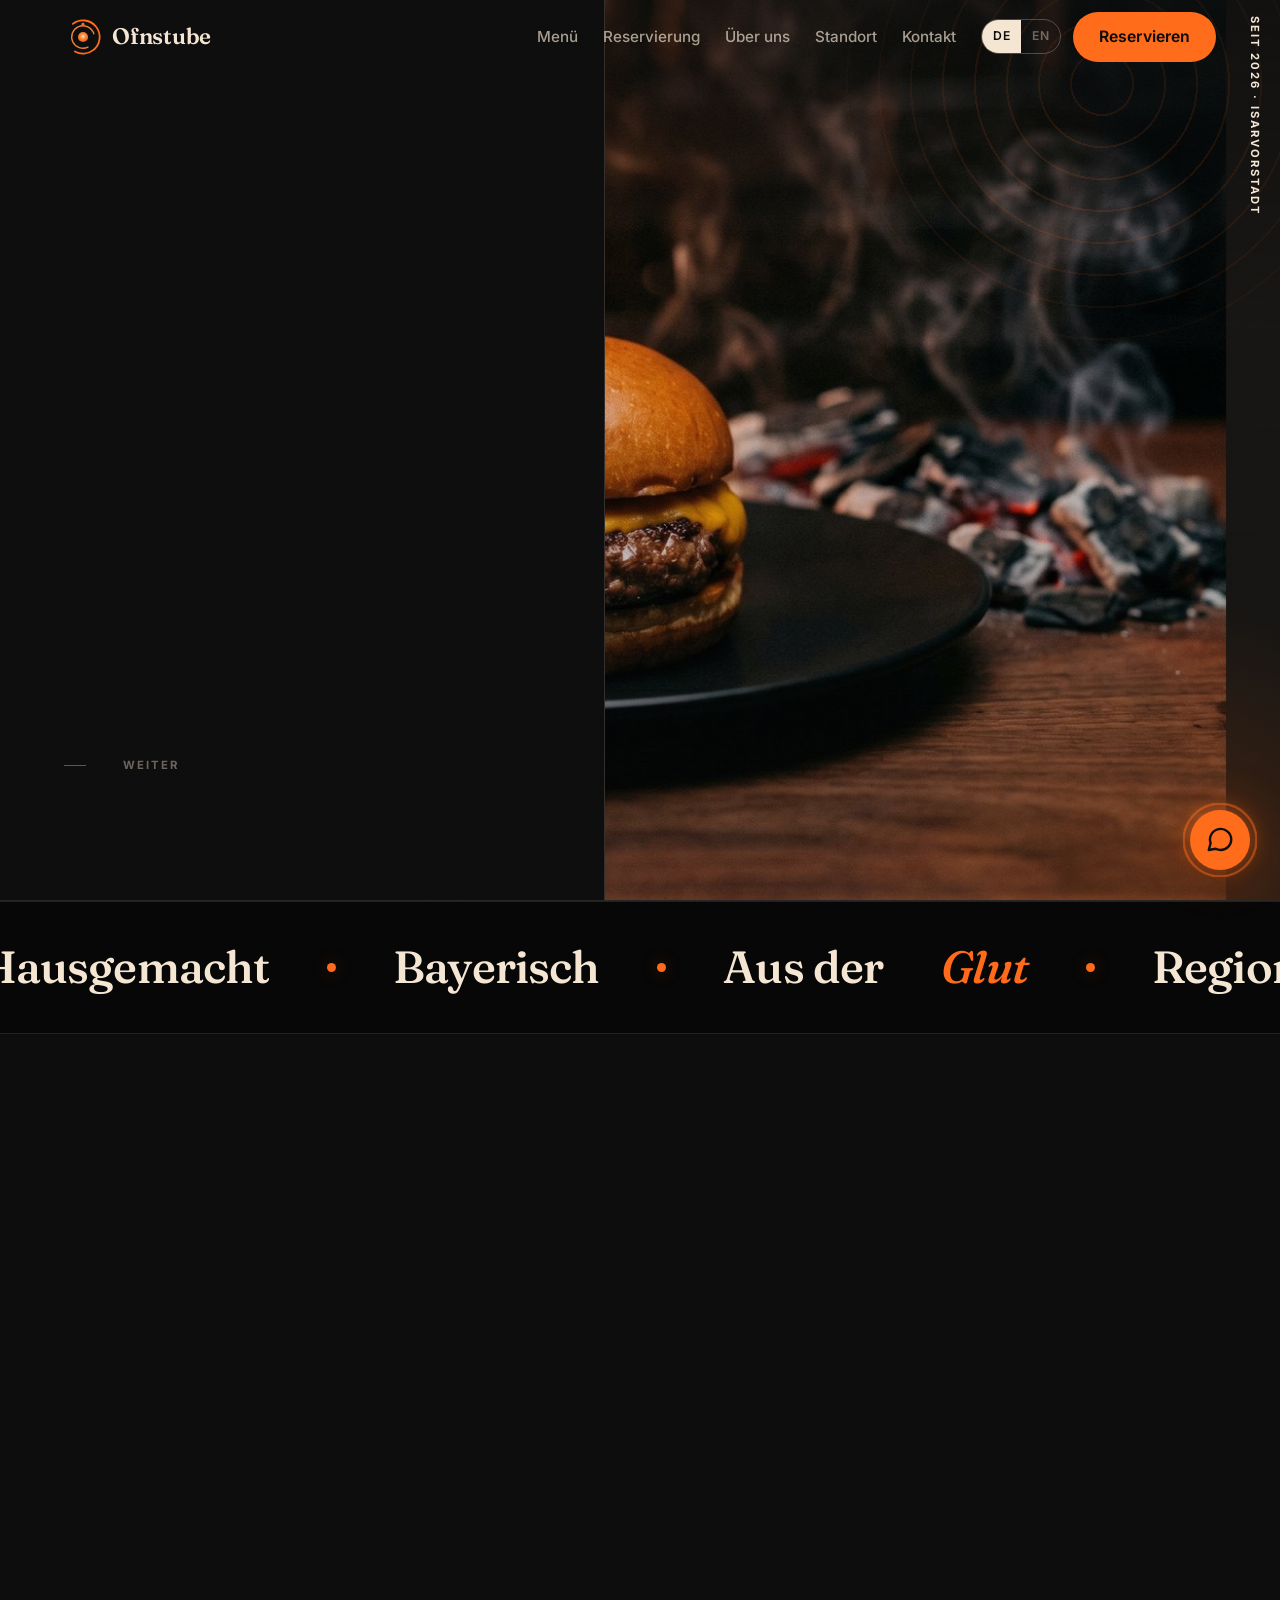
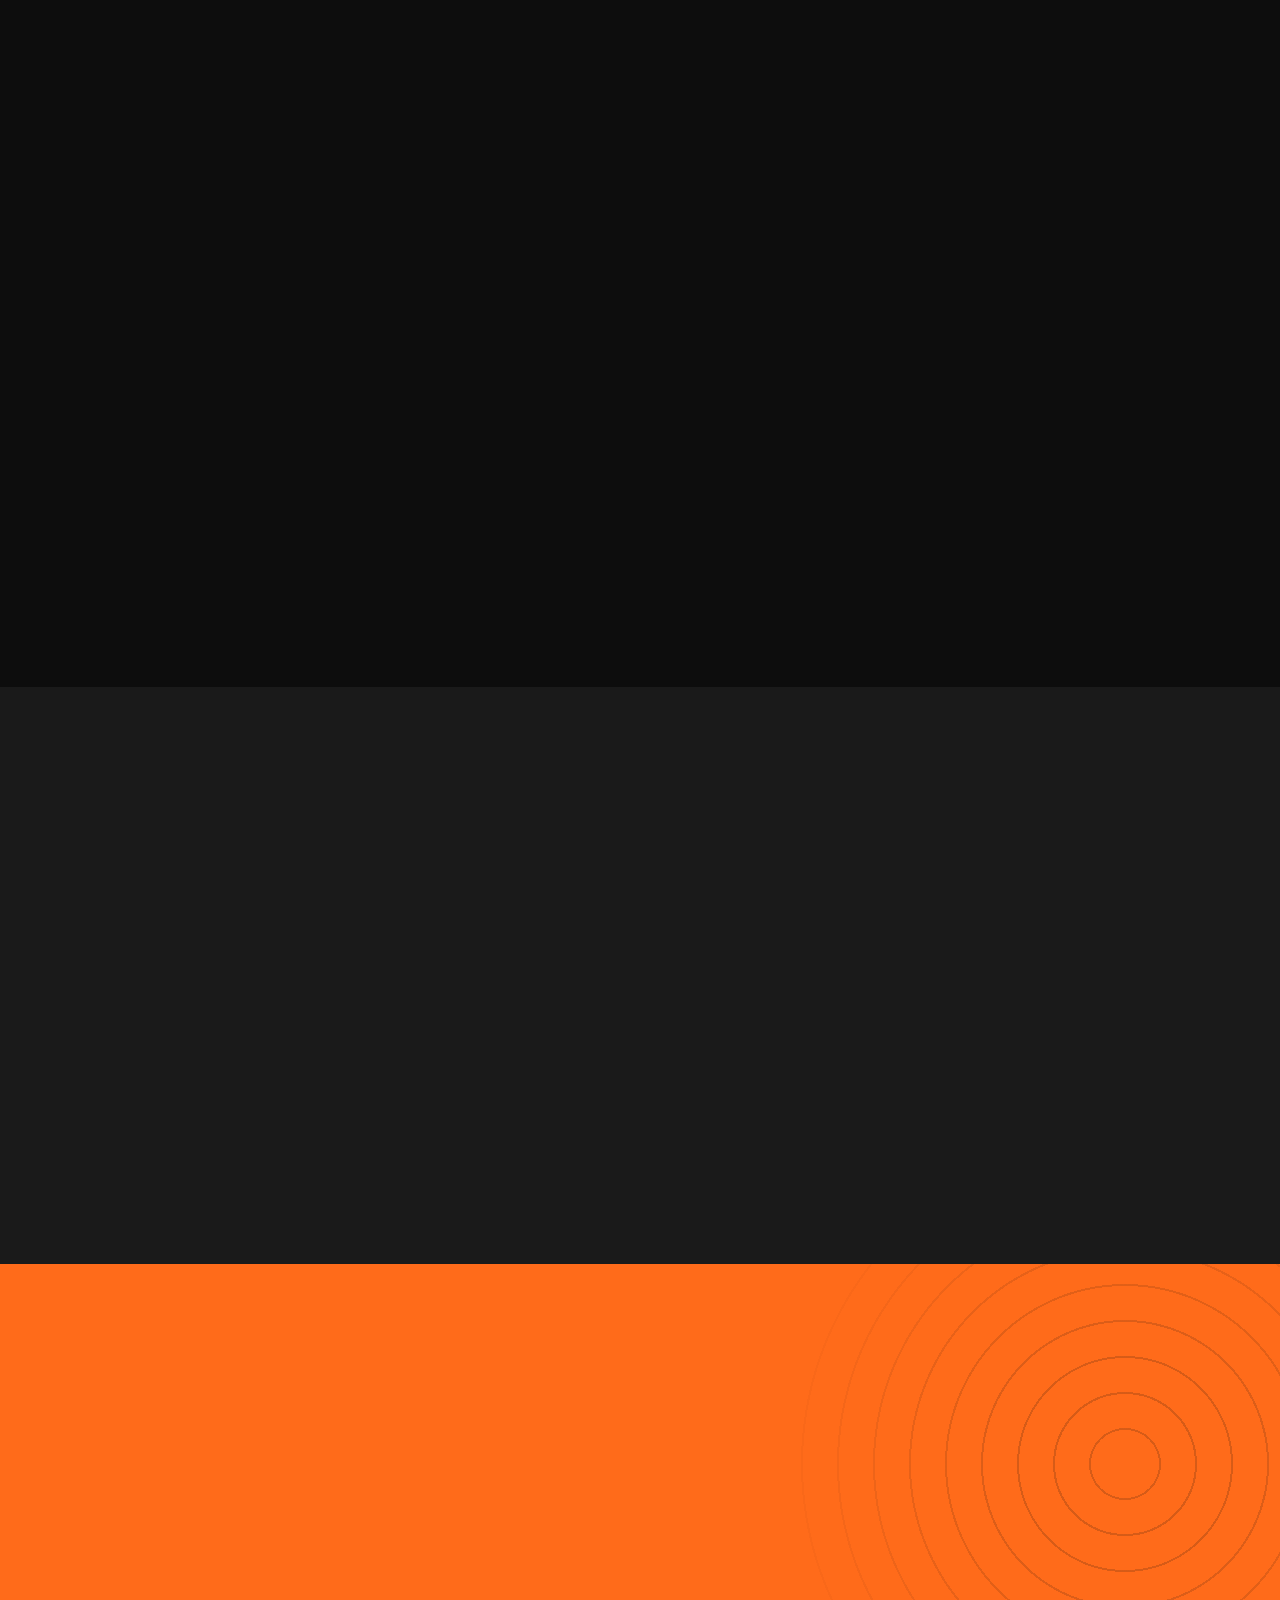
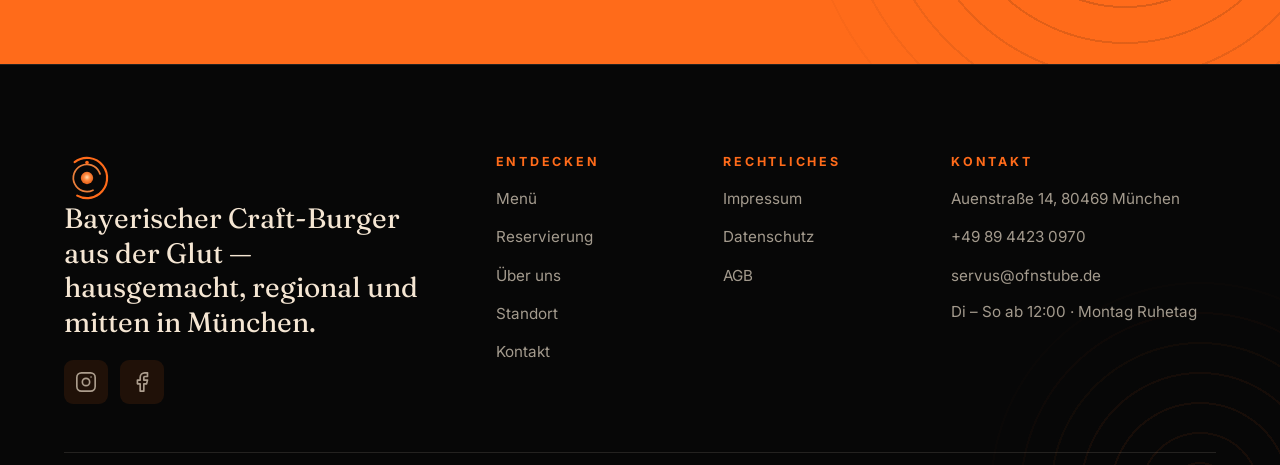
<file: index.html>
<!doctype html>
<html lang="de">
<head>
<meta charset="utf-8">
<meta name="viewport" content="width=device-width, initial-scale=1">
<meta http-equiv="refresh" content="0; url=pages/index.html">
<link rel="canonical" href="https://ofnstube.ais152.com/">
<title>Ofnstube — Bayerischer Craft-Burger aus der Glut</title>
<style>
  html,body{margin:0;height:100%;background:#0d0d0d;color:#f5e6d3;
    font-family:'Inter','Segoe UI',system-ui,sans-serif;
    display:grid;place-items:center;text-align:center}
  a{color:#ff6b1a}
</style>
</head>
<body>
<p>Ofnstube wird geladen — <a href="pages/index.html">hier weiter zur Startseite</a></p>
</body>
</html>
</file>
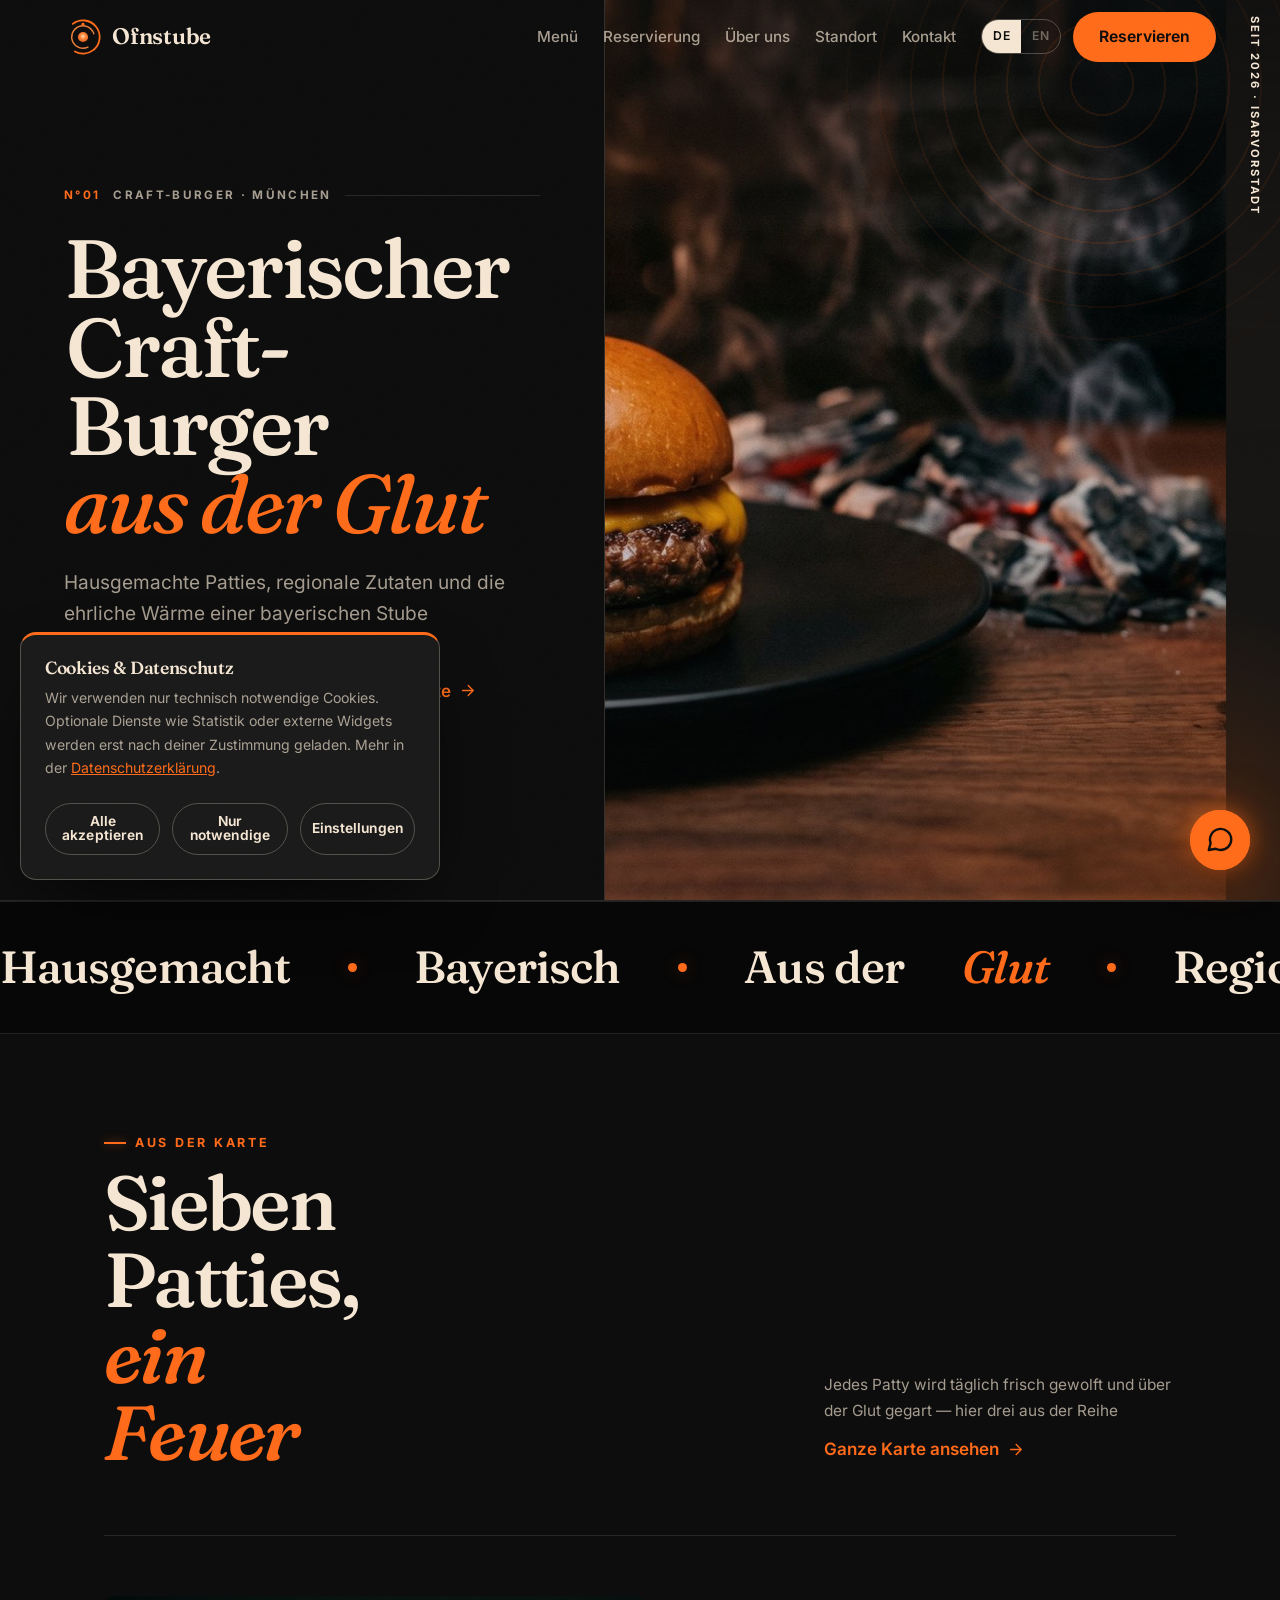
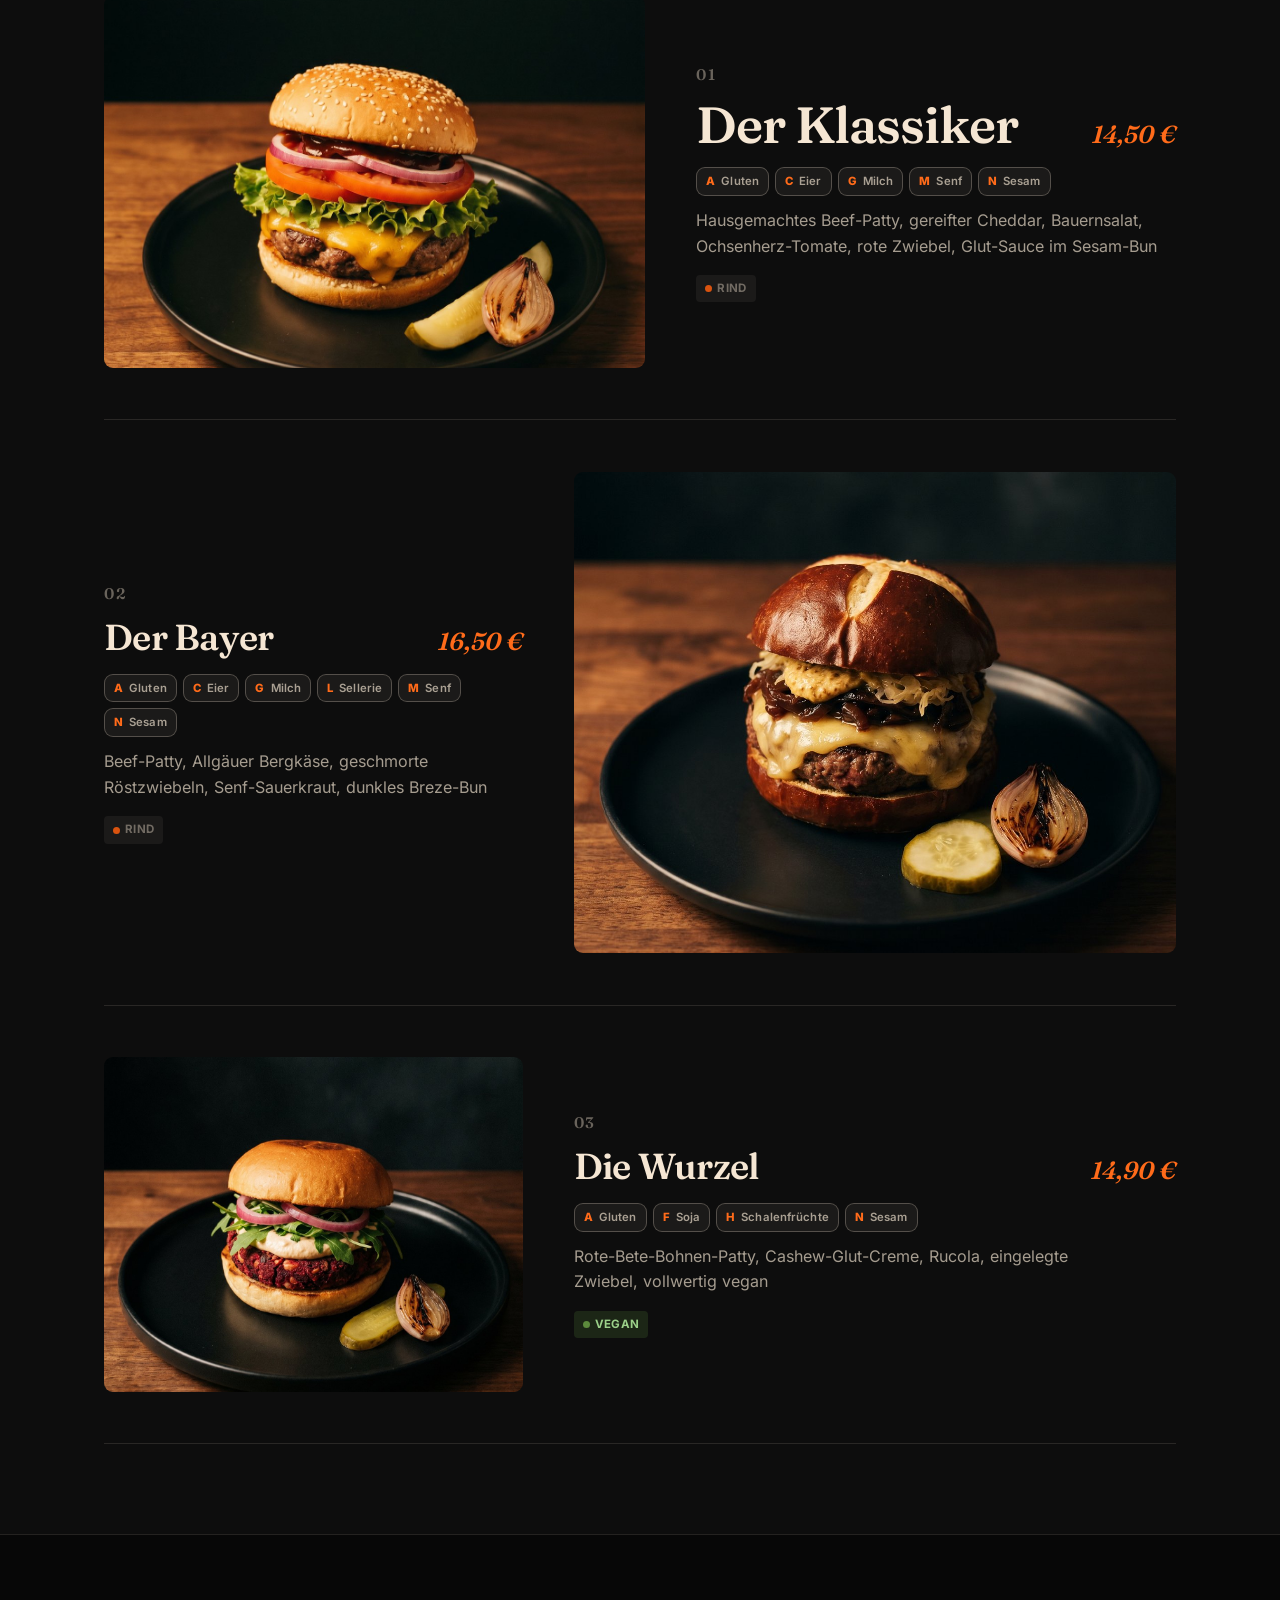
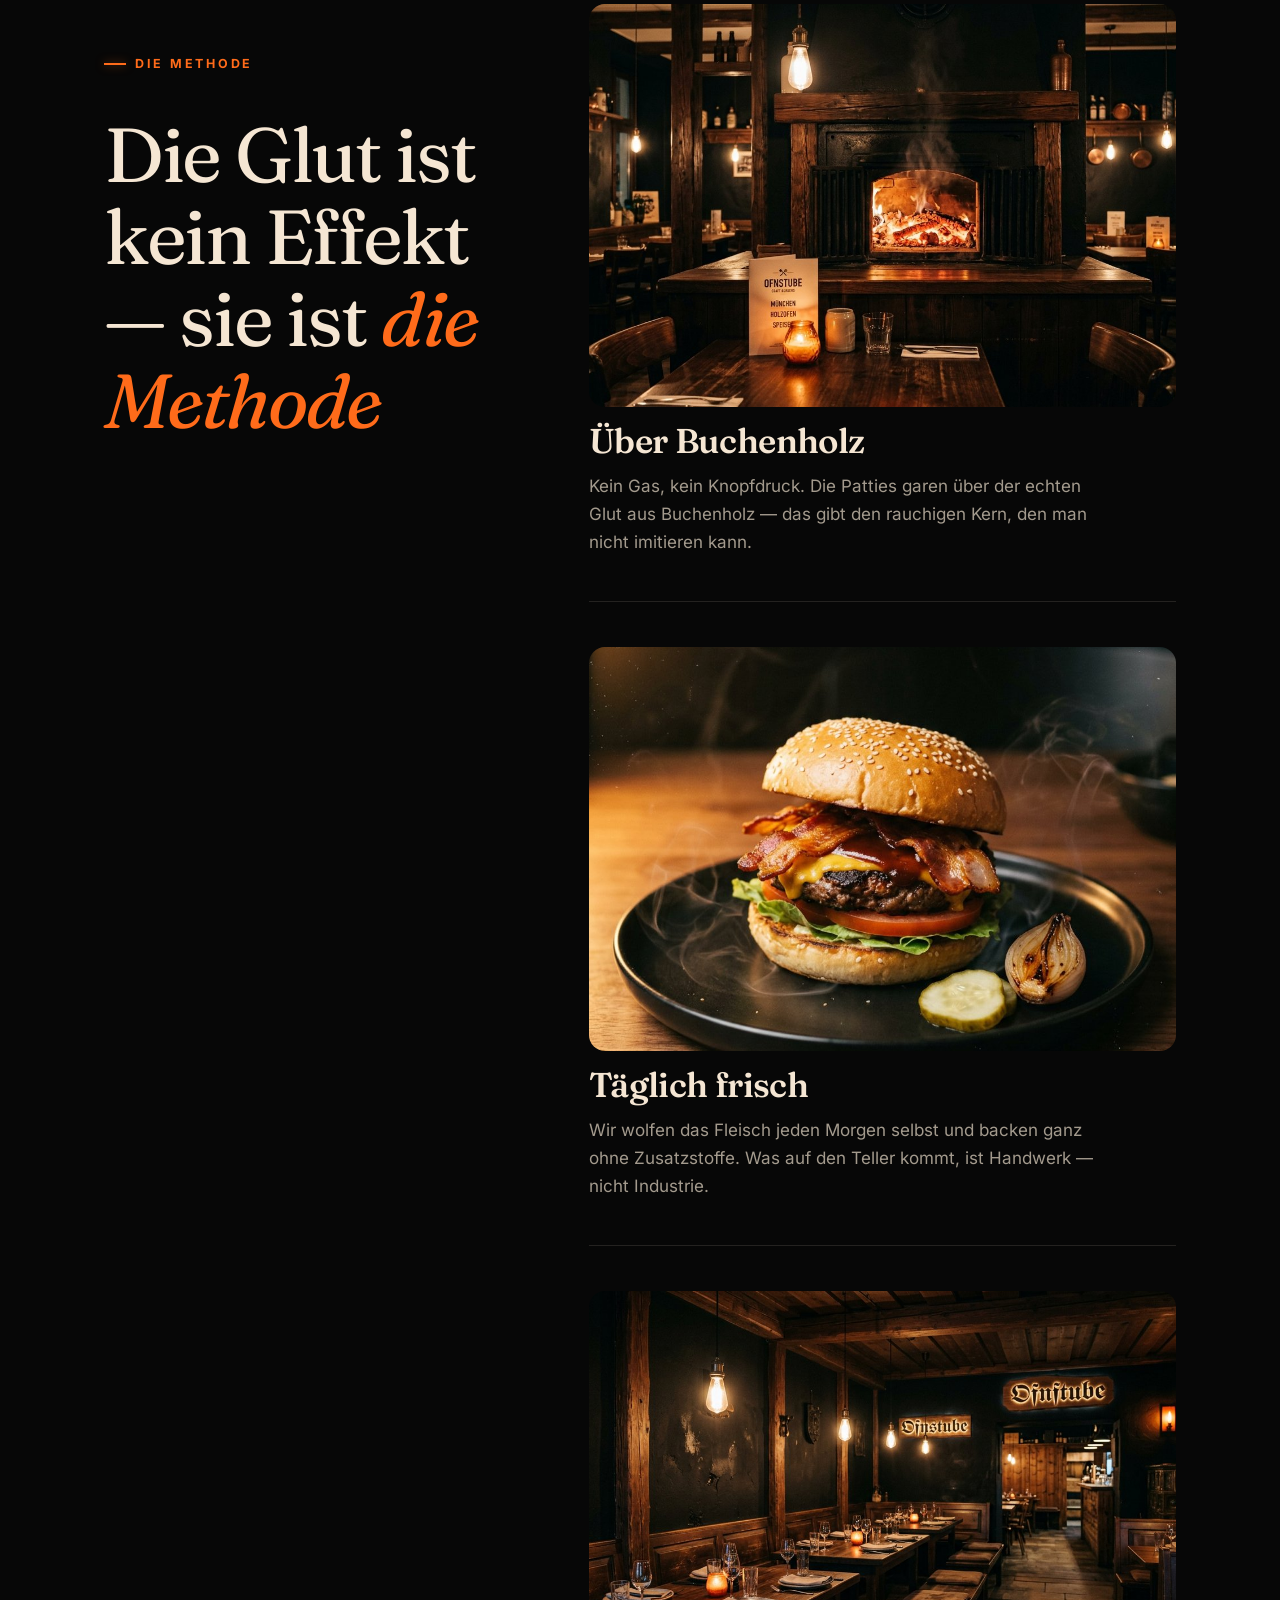
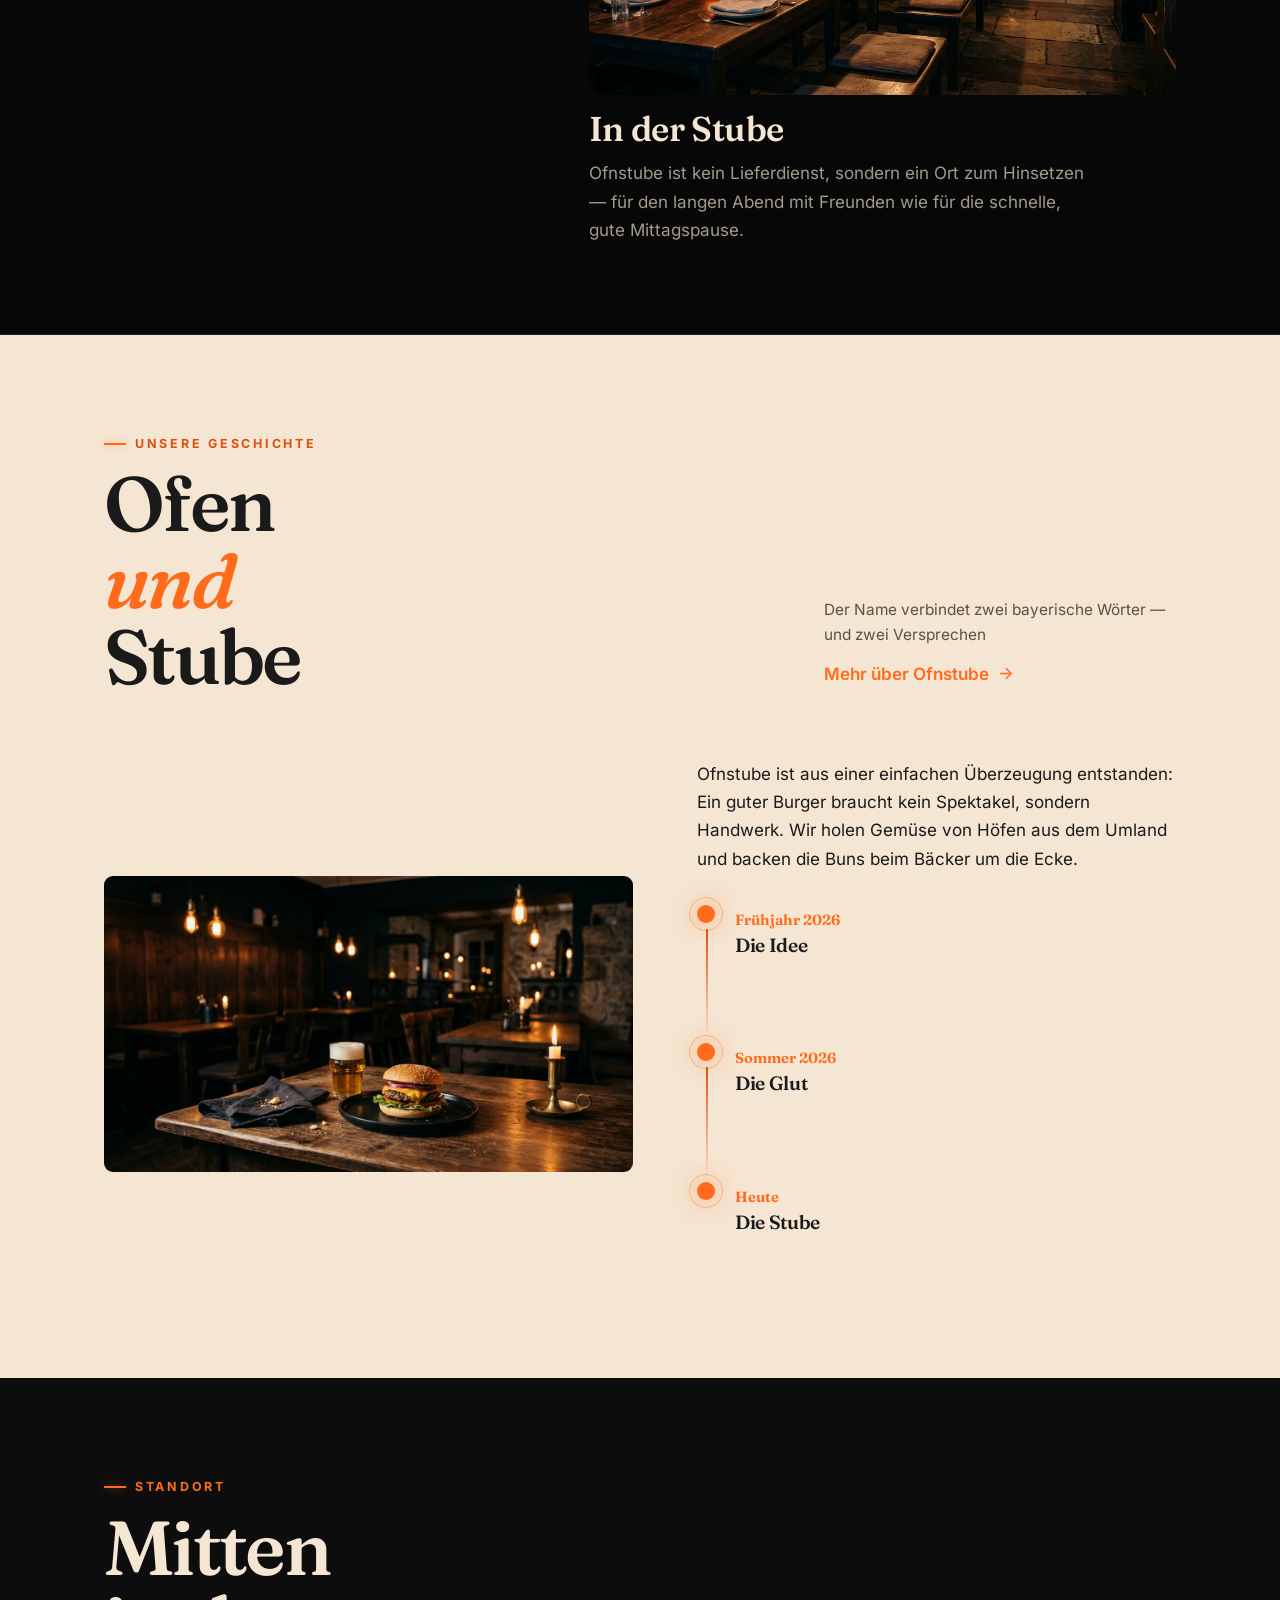
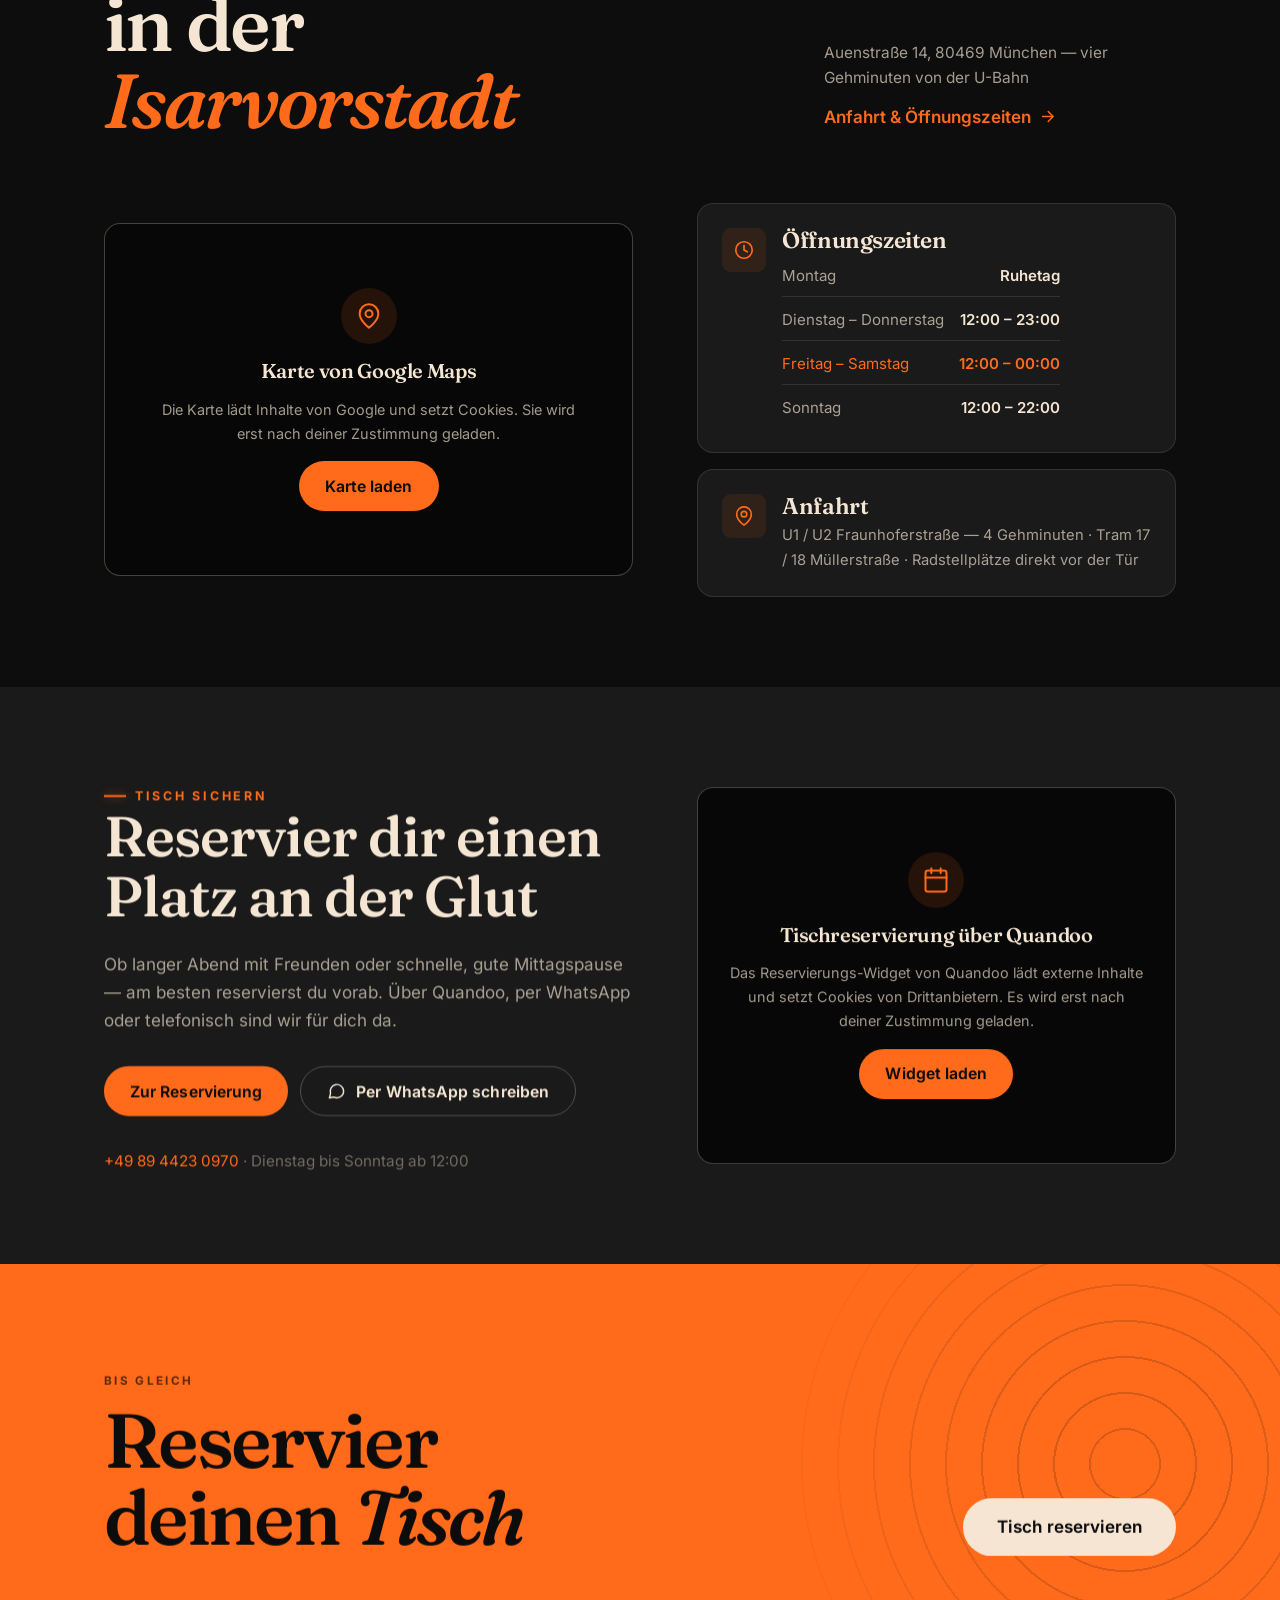
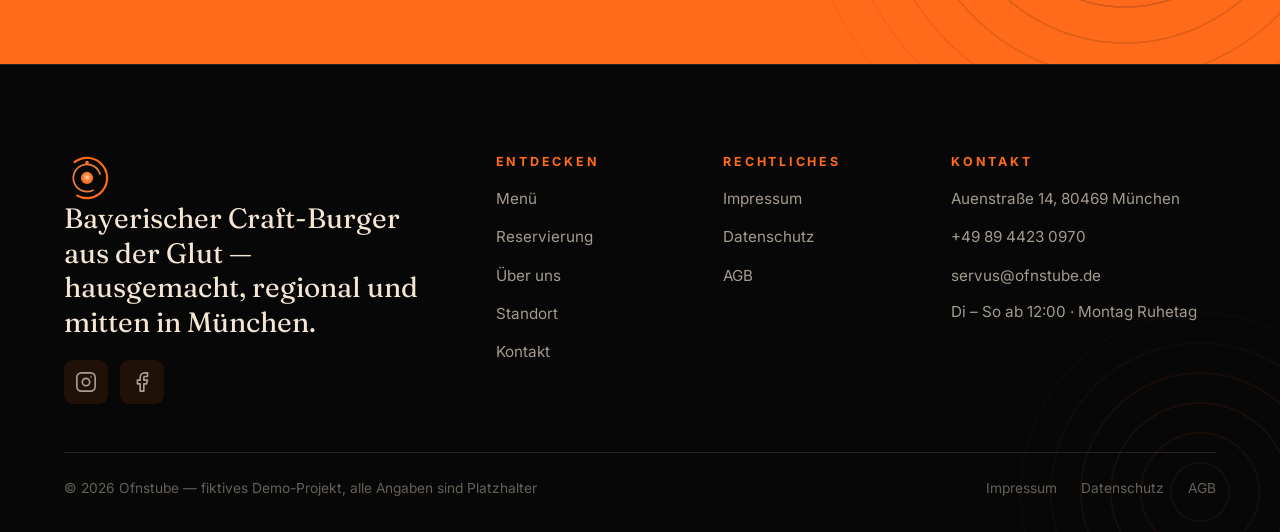
<file: pages/index.html>
<!doctype html>
<html lang="de">
<head>
<meta charset="utf-8">
<meta name="viewport" content="width=device-width, initial-scale=1">
<title>Ofnstube — Bayerischer Craft-Burger aus der Glut · München</title>
<meta name="description" content="Ofnstube — Craft-Burger-Restaurant in München. Hausgemachte Patties aus der Glut, regionale Zutaten, gemütliche Stube. Jetzt Tisch reservieren.">
<link rel="canonical" href="https://ofnstube.ais152.com/">
<meta name="theme-color" content="#0d0d0d">
<meta name="author" content="Ofnstube">
<meta property="og:type" content="restaurant">
<meta property="og:site_name" content="Ofnstube">
<meta property="og:title" content="Ofnstube — Bayerischer Craft-Burger aus der Glut">
<meta property="og:description" content="Craft-Burger-Restaurant in München. Hausgemachte Patties, regionale Zutaten, ehrliche Stube-Wärme.">
<meta property="og:image" content="https://ofnstube.ais152.com/assets/images/hero-poster.jpg">
<meta property="og:locale" content="de_DE">
<meta property="og:locale:alternate" content="en_US">
<meta name="twitter:card" content="summary_large_image">
<meta name="twitter:title" content="Ofnstube — Bayerischer Craft-Burger aus der Glut">
<meta name="twitter:description" content="Craft-Burger-Restaurant in München. Hausgemachte Patties, regionale Zutaten, ehrliche Stube-Wärme.">
<meta name="twitter:image" content="https://ofnstube.ais152.com/assets/images/hero-poster.jpg">
<link rel="alternate" hreflang="de" href="https://ofnstube.ais152.com/">
<link rel="alternate" hreflang="en" href="https://ofnstube.ais152.com/">
<link rel="alternate" hreflang="x-default" href="https://ofnstube.ais152.com/">
<link rel="icon" href="../assets/logo/logo-2-mark-only.svg" type="image/svg+xml">
<link rel="preload" href="../assets/fonts/fraunces-variable.woff2" as="font" type="font/woff2" crossorigin>
<link rel="preload" href="../assets/fonts/inter-variable.woff2" as="font" type="font/woff2" crossorigin>
<link rel="stylesheet" href="../assets/css/tokens.css">
<link rel="stylesheet" href="../assets/css/base.css">
<link rel="stylesheet" href="../assets/css/glut-ring.css">
<link rel="stylesheet" href="../assets/css/layout.css">
<link rel="stylesheet" href="../assets/css/components.css">
<link rel="stylesheet" href="../assets/css/motion.css">
<link rel="stylesheet" href="../assets/css/hero.css">
<link rel="stylesheet" href="../assets/css/menu.css">
<script>document.documentElement.classList.add('js');</script>
<script type="application/ld+json">
{
  "@context": "https://schema.org",
  "@type": "Restaurant",
  "name": "Ofnstube",
  "description": "Craft-Burger-Restaurant in München — hausgemachte Patties aus der Glut, regionale Zutaten.",
  "url": "https://ofnstube.ais152.com/",
  "telephone": "+49 89 4423 0970",
  "priceRange": "€€",
  "servesCuisine": ["American", "Bavarian"],
  "acceptsReservations": "True",
  "hasMenu": "https://ofnstube.ais152.com/menu",
  "image": ["https://ofnstube.ais152.com/assets/images/hero-poster.jpg"],
  "address": {
    "@type": "PostalAddress",
    "streetAddress": "Auenstraße 14",
    "postalCode": "80469",
    "addressLocality": "München",
    "addressRegion": "Bayern",
    "addressCountry": "DE"
  },
  "geo": { "@type": "GeoCoordinates", "latitude": 48.1299, "longitude": 11.5680 },
  "openingHoursSpecification": [
    { "@type": "OpeningHoursSpecification", "dayOfWeek": ["Tuesday", "Wednesday", "Thursday"], "opens": "12:00", "closes": "23:00" },
    { "@type": "OpeningHoursSpecification", "dayOfWeek": ["Friday", "Saturday"], "opens": "12:00", "closes": "00:00" },
    { "@type": "OpeningHoursSpecification", "dayOfWeek": "Sunday", "opens": "12:00", "closes": "22:00" }
  ],
  "sameAs": ["https://www.instagram.com/ofnstube", "https://www.facebook.com/ofnstube"]
}
</script>
</head>
<body>
<a class="skip-link" href="#main">Zum Inhalt springen</a>

<header class="site-header">
  <div class="container container--wide site-header__inner">
    <a class="brand" href="index.html" aria-label="Ofnstube — Startseite">
      <img class="logo-mark" src="../assets/logo/logo-2-mark-only.svg" alt="" width="38" height="38">
      <span class="brand__word">Ofnstube</span>
    </a>
    <nav class="nav" aria-label="Hauptnavigation">
      <a class="nav__link" href="menu.html" data-en="Menu">Menü</a>
      <a class="nav__link" href="reservation.html" data-en="Reservations">Reservierung</a>
      <a class="nav__link" href="ueber-uns.html" data-en="About">Über uns</a>
      <a class="nav__link" href="standort.html" data-en="Location">Standort</a>
      <a class="nav__link" href="kontakt.html" data-en="Contact">Kontakt</a>
    </nav>
    <div class="header-actions">
      <div class="lang-switch" role="group" aria-label="Sprache / Language">
        <button class="lang-switch__btn" type="button" data-lang-btn="de" aria-pressed="true">DE</button>
        <button class="lang-switch__btn" type="button" data-lang-btn="en" aria-pressed="false">EN</button>
      </div>
      <a class="btn btn--primary" href="reservation.html" data-en="Reserve">Reservieren</a>
      <button class="nav-toggle" type="button" aria-expanded="false" aria-controls="mobile-nav" aria-label="Menü öffnen" data-en-label="Open menu">
        <span class="nav-toggle__bars" aria-hidden="true"></span>
      </button>
    </div>
  </div>
</header>

<nav class="mobile-nav" id="mobile-nav" aria-label="Mobile Navigation">
  <a class="mobile-nav__link" href="menu.html" data-en="Menu">Menü</a>
  <a class="mobile-nav__link" href="reservation.html" data-en="Reservations">Reservierung</a>
  <a class="mobile-nav__link" href="ueber-uns.html" data-en="About">Über uns</a>
  <a class="mobile-nav__link" href="standort.html" data-en="Location">Standort</a>
  <a class="mobile-nav__link" href="kontakt.html" data-en="Contact">Kontakt</a>
  <div class="mobile-nav__foot">
    <a class="btn btn--primary btn--block" href="reservation.html" data-en="Reserve a table">Tisch reservieren</a>
    <div class="lang-switch" role="group" aria-label="Sprache / Language">
      <button class="lang-switch__btn" type="button" data-lang-btn="de" aria-pressed="true">DE</button>
      <button class="lang-switch__btn" type="button" data-lang-btn="en" aria-pressed="false">EN</button>
    </div>
  </div>
</nav>

<main id="main">

  <!-- ============ HERO — asymmetric, food-first ============ -->
  <section class="hero">
    <div class="hero__claim">
      <p class="hero__kicker" data-hero-in data-en-html="<span class=&quot;hero__idx&quot;>N°01</span> Craft burger · Munich"><span class="hero__idx">N°01</span> Craft-Burger · München</p>
      <h1 class="hero__headline" data-hero-in data-en-html="
        <span class=&quot;ln&quot;>Bavarian</span>
        <span class=&quot;ln ln--lg&quot;>craft burgers</span>
        <span class=&quot;ln ln--glut&quot;>from the embers</span>
      ">
        <span class="ln">Bayerischer</span>
        <span class="ln ln--lg">Craft-Burger</span>
        <span class="ln ln--glut">aus der Glut</span>
      </h1>
      <p class="hero__sub" data-hero-in data-en="House-made patties, regional ingredients and the honest warmth of a Bavarian Stube">Hausgemachte Patties, regionale Zutaten und die ehrliche Wärme einer bayerischen Stube</p>
      <div class="hero__actions" data-hero-in>
        <a class="btn btn--primary btn--lg" href="reservation.html" data-en="Reserve a table">Tisch reservieren</a>
        <a class="link-arrow" href="menu.html" data-en-html="
          See the full menu
          <svg viewBox=&quot;0 0 24 24&quot; fill=&quot;none&quot; stroke=&quot;currentColor&quot; stroke-width=&quot;2&quot; stroke-linecap=&quot;round&quot; stroke-linejoin=&quot;round&quot; aria-hidden=&quot;true&quot;><path d=&quot;M5 12h14&quot;/><path d=&quot;m13 5 7 7-7 7&quot;/></svg>
        ">
          Zur ganzen Karte
          <svg viewBox="0 0 24 24" fill="none" stroke="currentColor" stroke-width="2" stroke-linecap="round" stroke-linejoin="round" aria-hidden="true"><path d="M5 12h14"/><path d="m13 5 7 7-7 7"/></svg>
        </a>
      </div>
      <a class="hero__scroll" href="#signatures" aria-label="Weiter zu den Signature-Burgern" data-en="More">Weiter</a>
    </div>
    <div class="hero__visual">
      <img class="hero__media" data-hero-parallax src="../assets/images/hero-poster.jpg" onerror="this.onerror=null;this.src='../assets/images/hero-poster.svg'" alt="Craft-Burger aus der Glut im Ofnstube in München" width="1600" height="900">
      <span class="hero__ring" data-hero-ring aria-hidden="true"></span><p class="hero__meta" data-en="Since 2026 · Isarvorstadt">Seit 2026 · Isarvorstadt</p>
    </div>
  </section>

  <!-- ============ MARQUEE — laufendes Versprechen ============ -->
  <div class="marquee">
    <div class="marquee__track">
      <div class="marquee__group">
        <span class="marquee__item" data-en-html="House-made <span class=&quot;marquee__dot&quot; aria-hidden=&quot;true&quot;></span> Bavarian <span class=&quot;marquee__dot&quot; aria-hidden=&quot;true&quot;></span> From the <em>embers</em> <span class=&quot;marquee__dot&quot; aria-hidden=&quot;true&quot;></span> Regional ingredients <span class=&quot;marquee__dot&quot; aria-hidden=&quot;true&quot;></span> Since 2026 <span class=&quot;marquee__dot&quot; aria-hidden=&quot;true&quot;></span>">Hausgemacht <span class="marquee__dot" aria-hidden="true"></span> Bayerisch <span class="marquee__dot" aria-hidden="true"></span> Aus der <em>Glut</em> <span class="marquee__dot" aria-hidden="true"></span> Regionale Zutaten <span class="marquee__dot" aria-hidden="true"></span> Seit 2026 <span class="marquee__dot" aria-hidden="true"></span></span>
      </div>
      <div class="marquee__group" aria-hidden="true">
        <span class="marquee__item" data-en-html="House-made <span class=&quot;marquee__dot&quot;></span> Bavarian <span class=&quot;marquee__dot&quot;></span> From the <em>embers</em> <span class=&quot;marquee__dot&quot;></span> Regional ingredients <span class=&quot;marquee__dot&quot;></span> Since 2026 <span class=&quot;marquee__dot&quot;></span>">Hausgemacht <span class="marquee__dot"></span> Bayerisch <span class="marquee__dot"></span> Aus der <em>Glut</em> <span class="marquee__dot"></span> Regionale Zutaten <span class="marquee__dot"></span> Seit 2026 <span class="marquee__dot"></span></span>
      </div>
    </div>
  </div>

  <!-- ============ SIGNATURES — editorial menu teaser ============ -->
  <section class="section" id="signatures">
    <div class="container">
      <div class="ed-head" data-reveal>
        <div class="ed-head__lead">
          <p class="eyebrow" data-en="From the menu">Aus der Karte</p>
          <h2 data-en-html="Seven patties, <em>one fire</em>">Sieben Patties, <em>ein Feuer</em></h2>
        </div>
        <div class="ed-head__aside">
          <p data-en="Every patty is freshly ground daily and cooked over the embers — here are three from the line-up">Jedes Patty wird täglich frisch gewolft und über der Glut gegart — hier drei aus der Reihe</p>
          <a class="link-arrow" href="menu.html" data-en-html="
            See the full menu
            <svg viewBox=&quot;0 0 24 24&quot; fill=&quot;none&quot; stroke=&quot;currentColor&quot; stroke-width=&quot;2&quot; stroke-linecap=&quot;round&quot; stroke-linejoin=&quot;round&quot; aria-hidden=&quot;true&quot;><path d=&quot;M5 12h14&quot;/><path d=&quot;m13 5 7 7-7 7&quot;/></svg>
          ">
            Ganze Karte ansehen
            <svg viewBox="0 0 24 24" fill="none" stroke="currentColor" stroke-width="2" stroke-linecap="round" stroke-linejoin="round" aria-hidden="true"><path d="M5 12h14"/><path d="m13 5 7 7-7 7"/></svg>
          </a>
        </div>
      </div>
      <div class="menu-grid">

        <article class="dish" data-reveal>
          <div class="dish__media media">
            <img src="../assets/images/menu/patty-classic.jpg" onerror="this.onerror=null;this.src='../assets/images/menu/patty-classic.svg'" alt="Der Klassiker — Signature-Burger von Ofnstube" width="900" height="620" loading="lazy"></div>
          <div class="dish__body">
            <div class="dish__head">
              <h3 class="dish__name" data-en="The Classic">Der Klassiker</h3>
              <span class="dish__price">14,50 €</span>
            </div>
            <div class="chip-row dish__allergens" aria-label="Allergene: Gluten, Eier, Milch, Senf, Sesam">
              <span class="chip"><span class="chip__code">A</span> Gluten</span>
              <span class="chip"><span class="chip__code">C</span> Eier</span>
              <span class="chip"><span class="chip__code">G</span> Milch</span>
              <span class="chip"><span class="chip__code">M</span> Senf</span>
              <span class="chip"><span class="chip__code">N</span> Sesam</span>
            </div>
            <p class="dish__desc" data-en="House-made beef patty, aged cheddar, farmhouse lettuce, oxheart tomato, red onion and ember sauce in a sesame bun">Hausgemachtes Beef-Patty, gereifter Cheddar, Bauernsalat, Ochsenherz-Tomate, rote Zwiebel, Glut-Sauce im Sesam-Bun</p>
            <div class="dish__meta"><span class="diet-tag diet-tag--meat" data-en="Beef">Rind</span></div>
          </div>
        </article>

        <article class="dish" data-reveal>
          <div class="dish__media media">
            <img src="../assets/images/menu/patty-bayer.jpg" onerror="this.onerror=null;this.src='../assets/images/menu/patty-bayer.svg'" alt="Der Bayer — Signature-Burger von Ofnstube" width="600" height="480" loading="lazy"></div>
          <div class="dish__body">
            <div class="dish__head">
              <h3 class="dish__name" data-en="The Bavarian">Der Bayer</h3>
              <span class="dish__price">16,50 €</span>
            </div>
            <div class="chip-row dish__allergens" aria-label="Allergene: Gluten, Eier, Milch, Sellerie, Senf, Sesam">
              <span class="chip"><span class="chip__code">A</span> Gluten</span>
              <span class="chip"><span class="chip__code">C</span> Eier</span>
              <span class="chip"><span class="chip__code">G</span> Milch</span>
              <span class="chip"><span class="chip__code">L</span> Sellerie</span>
              <span class="chip"><span class="chip__code">M</span> Senf</span>
              <span class="chip"><span class="chip__code">N</span> Sesam</span>
            </div>
            <p class="dish__desc" data-en="Beef patty, Allgäu mountain cheese, braised roasted onions, mustard sauerkraut on a dark pretzel bun">Beef-Patty, Allgäuer Bergkäse, geschmorte Röstzwiebeln, Senf-Sauerkraut, dunkles Breze-Bun</p>
            <div class="dish__meta"><span class="diet-tag diet-tag--meat" data-en="Beef">Rind</span></div>
          </div>
        </article>

        <article class="dish" data-reveal>
          <div class="dish__media media">
            <img src="../assets/images/menu/patty-wurzel.jpg" onerror="this.onerror=null;this.src='../assets/images/menu/patty-wurzel.svg'" alt="Die Wurzel — veganer Signature-Burger von Ofnstube" width="600" height="480" loading="lazy"></div>
          <div class="dish__body">
            <div class="dish__head">
              <h3 class="dish__name" data-en="The Root">Die Wurzel</h3>
              <span class="dish__price">14,90 €</span>
            </div>
            <div class="chip-row dish__allergens" aria-label="Allergene: Gluten, Soja, Schalenfrüchte, Sesam">
              <span class="chip"><span class="chip__code">A</span> Gluten</span>
              <span class="chip"><span class="chip__code">F</span> Soja</span>
              <span class="chip"><span class="chip__code">H</span> Schalenfrüchte</span>
              <span class="chip"><span class="chip__code">N</span> Sesam</span>
            </div>
            <p class="dish__desc" data-en="Beetroot and bean patty, cashew ember cream, rocket and pickled onion — fully vegan">Rote-Bete-Bohnen-Patty, Cashew-Glut-Creme, Rucola, eingelegte Zwiebel, vollwertig vegan</p>
            <div class="dish__meta"><span class="diet-tag diet-tag--vegan" data-en="Vegan">Vegan</span></div>
          </div>
        </article>

      </div>
    </div>
  </section>

  <!-- ============ STATEMENT — sticky-pin, die Methode ============ -->
  <section class="statement">
    <div class="container">
      <div class="statement__grid">
        <div class="statement__lead">
          <div class="statement__lead-inner" data-reveal>
            <p class="eyebrow" data-en="The method">Die Methode</p>
            <p class="statement__quote" data-en-html="The embers aren't an effect — they are <em>the method</em>">Die Glut ist kein Effekt — sie ist <em>die Methode</em></p>
          </div>
        </div>
        <div class="statement__panels">
          <article class="statement__panel" data-reveal>
            <div class="media">
              <img src="../assets/images/interior/interior-glut.jpg" alt="Der Glut-Ofen im Ofnstube" width="1280" height="720" loading="lazy"></div>
            <h3 data-en="Over beechwood">Über Buchenholz</h3>
            <p data-en="No gas, no push of a button. The patties cook over real beechwood embers — that gives them the smoky core you simply cannot fake.">Kein Gas, kein Knopfdruck. Die Patties garen über der echten Glut aus Buchenholz — das gibt den rauchigen Kern, den man nicht imitieren kann.</p>
          </article>
          <article class="statement__panel" data-reveal>
            <div class="media">
              <img src="../assets/images/menu/patty-rauch.jpg" alt="Der Rauch — geräucherter Burger von Ofnstube" width="900" height="620" loading="lazy"></div>
            <h3 data-en="Fresh every day">Täglich frisch</h3>
            <p data-en="We grind the meat ourselves every morning and bake entirely without additives. What reaches the plate is craft — not industry.">Wir wolfen das Fleisch jeden Morgen selbst und backen ganz ohne Zusatzstoffe. Was auf den Teller kommt, ist Handwerk — nicht Industrie.</p>
          </article>
          <article class="statement__panel" data-reveal>
            <div class="media">
              <img src="../assets/images/interior/interior-stube.jpg" alt="Die Gaststube von Ofnstube" width="1280" height="720" loading="lazy"></div>
            <h3 data-en="In the Stube">In der Stube</h3>
            <p data-en="Ofnstube is not a delivery service but a place to sit down — for the long evening with friends as much as for the quick, good lunch break.">Ofnstube ist kein Lieferdienst, sondern ein Ort zum Hinsetzen — für den langen Abend mit Freunden wie für die schnelle, gute Mittagspause.</p>
          </article>
        </div>
      </div>
    </div>
  </section>

  <!-- ============ ÜBER UNS — interlude ============ -->
  <section class="section section--bone">
    <div class="container">
      <div class="ed-head" data-reveal>
        <div class="ed-head__lead">
          <p class="eyebrow" data-en="Our story">Unsere Geschichte</p>
          <h2 data-en-html="Oven <em>and</em> Stube">Ofen <em>und</em> Stube</h2>
        </div>
        <div class="ed-head__aside">
          <p data-en="The name joins two Bavarian words — and two promises">Der Name verbindet zwei bayerische Wörter — und zwei Versprechen</p>
          <a class="link-arrow" href="ueber-uns.html" data-en-html="
            More about Ofnstube
            <svg viewBox=&quot;0 0 24 24&quot; fill=&quot;none&quot; stroke=&quot;currentColor&quot; stroke-width=&quot;2&quot; stroke-linecap=&quot;round&quot; stroke-linejoin=&quot;round&quot; aria-hidden=&quot;true&quot;><path d=&quot;M5 12h14&quot;/><path d=&quot;m13 5 7 7-7 7&quot;/></svg>
          ">
            Mehr über Ofnstube
            <svg viewBox="0 0 24 24" fill="none" stroke="currentColor" stroke-width="2" stroke-linecap="round" stroke-linejoin="round" aria-hidden="true"><path d="M5 12h14"/><path d="m13 5 7 7-7 7"/></svg>
          </a>
        </div>
      </div>
      <div class="split">
        <figure data-reveal>
          <div class="media">
            <img src="../assets/images/interior/interior-tisch.jpg" alt="Gedeckter Tisch im Ofnstube" width="1280" height="720" loading="lazy"></div>
        </figure>
        <div data-reveal>
          <div class="flow">
            <p data-en="Ofnstube grew out of a simple conviction: a good burger needs no spectacle, only craft. We source vegetables from farms in the surrounding countryside and have the buns baked at the bakery around the corner.">Ofnstube ist aus einer einfachen Überzeugung entstanden: Ein guter Burger braucht kein Spektakel, sondern Handwerk. Wir holen Gemüse von Höfen aus dem Umland und backen die Buns beim Bäcker um die Ecke.</p>
          </div>
          <div class="timeline mt-6">
            <div class="timeline__item">
              <span class="glut-dot" aria-hidden="true"></span>
              <div class="timeline__body">
                <span class="timeline__year" data-en="Spring 2026">Frühjahr 2026</span>
                <h3 data-en="The idea">Die Idee</h3>
                <p data-en="Two cooks and the question of why Munich had no burger with a real Stube soul.">Zwei Köche und die Frage, warum München keinen Burger mit echter Stube-Seele hat.</p>
              </div>
            </div>
            <div class="timeline__item">
              <span class="glut-dot" aria-hidden="true"></span>
              <div class="timeline__body">
                <span class="timeline__year" data-en="Summer 2026">Sommer 2026</span>
                <h3 data-en="The embers">Die Glut</h3>
                <p data-en="The conversion of an old tavern in the Isarvorstadt begins — at its heart an oven for the embers.">Der Umbau einer alten Gaststube in der Isarvorstadt beginnt — im Zentrum ein Ofen für die Glut.</p>
              </div>
            </div>
            <div class="timeline__item">
              <span class="glut-dot" aria-hidden="true"></span>
              <div class="timeline__body">
                <span class="timeline__year" data-en="Today">Heute</span>
                <h3 data-en="The Stube">Die Stube</h3>
                <p data-en="Ofnstube opens its doors — seven signature patties and a room full of warmth.">Ofnstube öffnet die Türen — sieben Signature-Patties und ein Raum voller Wärme.</p>
              </div>
            </div>
          </div>
        </div>
      </div>
    </div>
  </section>

  <!-- ============ STANDORT — teaser ============ -->
  <section class="section">
    <div class="container">
      <div class="ed-head" data-reveal>
        <div class="ed-head__lead">
          <p class="eyebrow" data-en="Location">Standort</p>
          <h2 data-en-html="Right in the <em>Isarvorstadt</em>">Mitten in der <em>Isarvorstadt</em></h2>
        </div>
        <div class="ed-head__aside">
          <p data-en="Auenstraße 14, 80469 Munich — four minutes' walk from the U-Bahn">Auenstraße 14, 80469 München — vier Gehminuten von der U-Bahn</p>
          <a class="link-arrow" href="standort.html" data-en-html="
            Directions &amp; opening hours
            <svg viewBox=&quot;0 0 24 24&quot; fill=&quot;none&quot; stroke=&quot;currentColor&quot; stroke-width=&quot;2&quot; stroke-linecap=&quot;round&quot; stroke-linejoin=&quot;round&quot; aria-hidden=&quot;true&quot;><path d=&quot;M5 12h14&quot;/><path d=&quot;m13 5 7 7-7 7&quot;/></svg>
          ">
            Anfahrt & Öffnungszeiten
            <svg viewBox="0 0 24 24" fill="none" stroke="currentColor" stroke-width="2" stroke-linecap="round" stroke-linejoin="round" aria-hidden="true"><path d="M5 12h14"/><path d="m13 5 7 7-7 7"/></svg>
          </a>
        </div>
      </div>
      <div class="split">
        <div data-reveal>
          <div class="embed" data-embed="map">
            <div class="embed__consent">
              <span class="embed-icon" aria-hidden="true">
                <svg viewBox="0 0 24 24" fill="none" stroke="currentColor" stroke-width="1.7" stroke-linecap="round" stroke-linejoin="round"><path d="M20 10c0 6-8 12-8 12s-8-6-8-12a8 8 0 0 1 16 0z"/><circle cx="12" cy="10" r="3"/></svg>
              </span>
              <h3 data-en="Map from Google Maps">Karte von Google Maps</h3>
              <p data-en="The map loads content from Google and sets cookies. It is only loaded after your consent.">Die Karte lädt Inhalte von Google und setzt Cookies. Sie wird erst nach deiner Zustimmung geladen.</p>
              <button class="btn btn--primary" type="button" data-embed-load data-en="Load map">Karte laden</button>
            </div>
            <div class="embed__frame">
              <div class="embed-mock">
                <h3 data-en="Google Maps map">Google-Maps-Karte</h3>
                <p data-en="In live operation the interactive map with the exact address appears here. In the prototype it remains a placeholder until the final address is confirmed.">Im Live-Betrieb erscheint hier die interaktive Karte mit der genauen Adresse. Im Prototyp bleibt sie ein Platzhalter, bis die endgültige Adresse feststeht.</p>
                <div class="embed-actions">
                  <a class="btn btn--ghost" href="standort.html" data-en="Directions in detail">Anfahrt im Detail</a>
                </div>
              </div>
            </div>
          </div>
        </div>
        <div class="flow" data-reveal>
          <div class="info-tile">
            <span class="info-tile__icon" aria-hidden="true">
              <svg viewBox="0 0 24 24" fill="none" stroke="currentColor" stroke-width="1.8" stroke-linecap="round" stroke-linejoin="round"><circle cx="12" cy="12" r="9"/><path d="M12 7v5l3.5 2"/></svg>
            </span>
            <div>
              <h4 data-en="Opening hours">Öffnungszeiten</h4>
              <ul class="hours" aria-label="Öffnungszeiten">
                <li data-day="1"><span class="day" data-en="Monday">Montag</span><span class="time" data-en="Closed">Ruhetag</span></li>
                <li data-day="2 3 4"><span class="day" data-en="Tuesday – Thursday">Dienstag – Donnerstag</span><span class="time">12:00 – 23:00</span></li>
                <li data-day="5 6"><span class="day" data-en="Friday – Saturday">Freitag – Samstag</span><span class="time">12:00 – 00:00</span></li>
                <li data-day="0"><span class="day" data-en="Sunday">Sonntag</span><span class="time">12:00 – 22:00</span></li>
              </ul>
            </div>
          </div>
          <div class="info-tile">
            <span class="info-tile__icon" aria-hidden="true">
              <svg viewBox="0 0 24 24" fill="none" stroke="currentColor" stroke-width="1.8" stroke-linecap="round" stroke-linejoin="round"><path d="M20 10c0 6-8 12-8 12s-8-6-8-12a8 8 0 0 1 16 0z"/><circle cx="12" cy="10" r="3"/></svg>
            </span>
            <div>
              <h4 data-en="Getting here">Anfahrt</h4>
              <p data-en="U1 / U2 Fraunhoferstraße — 4 minutes' walk · Tram 17 / 18 Müllerstraße · Bike racks right outside the door">U1 / U2 Fraunhoferstraße — 4 Gehminuten · Tram 17 / 18 Müllerstraße · Radstellplätze direkt vor der Tür</p>
            </div>
          </div>
        </div>
      </div>
    </div>
  </section>

  <!-- ============ RESERVIERUNG ============ -->
  <section class="section section--raised" id="reservierung">
    <div class="container">
      <div class="split">
        <div data-reveal>
          <p class="eyebrow" data-en="Secure a table">Tisch sichern</p>
          <h2 data-en="Reserve yourself a seat by the embers">Reservier dir einen Platz an der Glut</h2>
          <p class="mt-5" style="color:var(--text-dim)" data-en="Whether a long evening with friends or a quick, good lunch break — it's best to reserve in advance. We're here for you via Quandoo, on WhatsApp or by phone.">Ob langer Abend mit Freunden oder schnelle, gute Mittagspause — am besten reservierst du vorab. Über Quandoo, per WhatsApp oder telefonisch sind wir für dich da.</p>
          <div class="btn-row mt-6">
            <a class="btn btn--primary" href="reservation.html" data-en="Go to reservations">Zur Reservierung</a>
            <button class="btn btn--ghost" type="button" data-whatsapp data-en-html="
              <svg viewBox=&quot;0 0 24 24&quot; fill=&quot;none&quot; stroke=&quot;currentColor&quot; stroke-width=&quot;1.8&quot; stroke-linecap=&quot;round&quot; stroke-linejoin=&quot;round&quot; aria-hidden=&quot;true&quot;><path d=&quot;M21 11.5a8.4 8.4 0 0 1-8.5 8.5 8.5 8.5 0 0 1-4-1L3 20l1.5-5.5a8.5 8.5 0 1 1 16.5-3z&quot;/></svg>
              Message us on WhatsApp
            ">
              <svg viewBox="0 0 24 24" fill="none" stroke="currentColor" stroke-width="1.8" stroke-linecap="round" stroke-linejoin="round" aria-hidden="true"><path d="M21 11.5a8.4 8.4 0 0 1-8.5 8.5 8.5 8.5 0 0 1-4-1L3 20l1.5-5.5a8.5 8.5 0 1 1 16.5-3z"/></svg>
              Per WhatsApp schreiben
            </button>
          </div>
          <p class="mt-6" style="color:var(--text-faint);font-size:.95rem" data-en-html="
            <a href=&quot;tel:+498944230970&quot; style=&quot;color:var(--ember-orange)&quot;>+49 89 4423 0970</a> · Tuesday to Sunday from 12:00
          ">
            <a href="tel:+498944230970" style="color:var(--ember-orange)">+49 89 4423 0970</a> · Dienstag bis Sonntag ab 12:00
          </p>
        </div>
        <div data-reveal>
          <div class="embed" data-embed="quandoo">
            <div class="embed__consent">
              <span class="embed-icon" aria-hidden="true">
                <svg viewBox="0 0 24 24" fill="none" stroke="currentColor" stroke-width="1.7" stroke-linecap="round" stroke-linejoin="round"><rect x="3" y="4" width="18" height="18" rx="2"/><path d="M16 2v4M8 2v4M3 10h18"/></svg>
              </span>
              <h3 data-en="Table reservations via Quandoo">Tischreservierung über Quandoo</h3>
              <p data-en="The Quandoo reservation widget loads external content and sets third-party cookies. It is only loaded after your consent.">Das Reservierungs-Widget von Quandoo lädt externe Inhalte und setzt Cookies von Drittanbietern. Es wird erst nach deiner Zustimmung geladen.</p>
              <button class="btn btn--primary" type="button" data-embed-load data-en="Load widget">Widget laden</button>
            </div>
            <div class="embed__frame">
              <div class="embed-mock">
                <h3 data-en="Quandoo widget">Quandoo-Widget</h3>
                <p data-en="In live operation the Quandoo reservation widget is embedded here. In the prototype it is set as a placeholder — the real merchant ID follows with the restaurant's Quandoo account.">Im Live-Betrieb wird hier das Reservierungs-Widget von Quandoo eingebettet. Im Prototyp ist es als Platzhalter hinterlegt — die echte Merchant-ID folgt mit dem Quandoo-Konto des Restaurants.</p>
                <div class="embed-actions">
                  <a class="btn btn--primary" href="reservation.html" data-en="Go to the reservation page">Zur Reservierungsseite</a>
                  <button class="btn btn--ghost" type="button" data-whatsapp data-en="Via WhatsApp">Per WhatsApp</button>
                </div>
              </div>
            </div>
          </div>
        </div>
      </div>
    </div>
  </section>

  <!-- ============ FINAL CTA ============ -->
  <section class="bigcta">
    <span class="bigcta__ring" aria-hidden="true"></span>
    <div class="container bigcta__inner">
      <div data-reveal>
        <p class="bigcta__eyebrow" data-en="See you soon">Bis gleich</p>
        <h2 data-en-html="Reserve your <em>table</em>">Reservier deinen <em>Tisch</em></h2>
      </div>
      <a class="btn btn--bone btn--lg" href="reservation.html" data-reveal data-en="Reserve a table">Tisch reservieren</a>
    </div>
  </section>

</main>

<footer class="site-footer">
  <span class="glut-ring glut-ring--footer" aria-hidden="true"></span>
  <div class="container container--wide">
    <div class="footer-grid">
      <div class="footer-col footer-brand">
        <img class="logo-mark" src="../assets/logo/logo-2-mark-only.svg" alt="Ofnstube" width="46" height="46">
        <p>Bayerischer Craft-Burger aus der Glut — hausgemacht, regional und mitten in München.</p>
        <div class="btn-row" style="margin-top:1.25rem">
          <a class="info-tile__icon" href="https://www.instagram.com/ofnstube" target="_blank" rel="noopener" aria-label="Ofnstube auf Instagram">
            <svg viewBox="0 0 24 24" fill="none" stroke="currentColor" stroke-width="1.8" stroke-linecap="round" stroke-linejoin="round" aria-hidden="true"><rect x="2" y="2" width="20" height="20" rx="5"/><circle cx="12" cy="12" r="4"/><path d="M17.5 6.5h.01"/></svg>
          </a>
          <a class="info-tile__icon" href="https://www.facebook.com/ofnstube" target="_blank" rel="noopener" aria-label="Ofnstube auf Facebook">
            <svg viewBox="0 0 24 24" fill="none" stroke="currentColor" stroke-width="1.8" stroke-linecap="round" stroke-linejoin="round" aria-hidden="true"><path d="M18 2h-3a5 5 0 0 0-5 5v3H7v4h3v8h4v-8h3l1-4h-4V7a1 1 0 0 1 1-1h3z"/></svg>
          </a>
        </div>
      </div>
      <div class="footer-col">
        <h4>Entdecken</h4>
        <ul>
          <li><a href="menu.html" data-en="Menu">Menü</a></li>
          <li><a href="reservation.html" data-en="Reservations">Reservierung</a></li>
          <li><a href="ueber-uns.html" data-en="About">Über uns</a></li>
          <li><a href="standort.html" data-en="Location">Standort</a></li>
          <li><a href="kontakt.html" data-en="Contact">Kontakt</a></li>
        </ul>
      </div>
      <div class="footer-col">
        <h4>Rechtliches</h4>
        <ul>
          <li><a href="impressum.html">Impressum</a></li>
          <li><a href="datenschutz.html">Datenschutz</a></li>
          <li><a href="agb.html">AGB</a></li>
        </ul>
      </div>
      <div class="footer-col">
        <h4>Kontakt</h4>
        <ul>
          <li><a href="https://maps.google.com/?q=Auenstra%C3%9Fe+14+M%C3%BCnchen" target="_blank" rel="noopener">Auenstraße 14, 80469 München</a></li>
          <li><a href="tel:+498944230970">+49 89 4423 0970</a></li>
          <li><a href="mailto:servus@ofnstube.de">servus@ofnstube.de</a></li>
          <li><p>Di – So ab 12:00 · Montag Ruhetag</p></li>
        </ul>
      </div>
    </div>
    <div class="footer-bottom">
      <p>© <span data-year>2026</span> Ofnstube — fiktives Demo-Projekt, alle Angaben sind Platzhalter</p>
      <nav aria-label="Rechtliche Links">
        <a href="impressum.html">Impressum</a>
        <a href="datenschutz.html">Datenschutz</a>
        <a href="agb.html">AGB</a>
      </nav>
    </div>
  </div>
</footer>

<a class="fab" href="https://wa.me/4915144209930" target="_blank" rel="noopener" data-whatsapp aria-label="Ofnstube per WhatsApp kontaktieren">
  <span class="fab__ping" aria-hidden="true"></span>
  <svg viewBox="0 0 24 24" fill="none" stroke="currentColor" stroke-width="1.9" stroke-linecap="round" stroke-linejoin="round" aria-hidden="true"><path d="M21 11.5a8.4 8.4 0 0 1-8.5 8.5 8.5 8.5 0 0 1-4-1L3 20l1.5-5.5a8.5 8.5 0 1 1 16.5-3z"/></svg>
</a>

<aside class="cookie-banner" id="cookie-banner" aria-label="Cookie-Hinweis" hidden>
  <h3>Cookies &amp; Datenschutz</h3>
  <p>Wir verwenden nur technisch notwendige Cookies. Optionale Dienste wie Statistik oder externe Widgets werden erst nach deiner Zustimmung geladen. Mehr in der <a href="datenschutz.html">Datenschutzerklärung</a>.</p>
  <div class="cookie-actions">
    <button class="btn" type="button" data-cookie="all">Alle akzeptieren</button>
    <button class="btn" type="button" data-cookie="necessary">Nur notwendige</button>
    <button class="btn" type="button" data-cookie="settings">Einstellungen</button>
  </div>
</aside>

<script src="../assets/vendor/lenis.min.js"></script>
<script src="../assets/vendor/gsap.min.js"></script>
<script src="../assets/vendor/ScrollTrigger.min.js"></script>
<script src="../assets/js/lenis-init.js"></script>
<script src="../assets/js/gsap-init.js"></script>
<script src="../assets/js/allergens.js"></script>
<script src="../assets/js/menu-renderer.js"></script>
<script src="../assets/js/quandoo-loader.js"></script>
<script src="../assets/js/whatsapp.js"></script>
<script src="../assets/js/lang.js"></script>
<script src="../assets/js/main.js"></script>
</body>
</html>
</file>
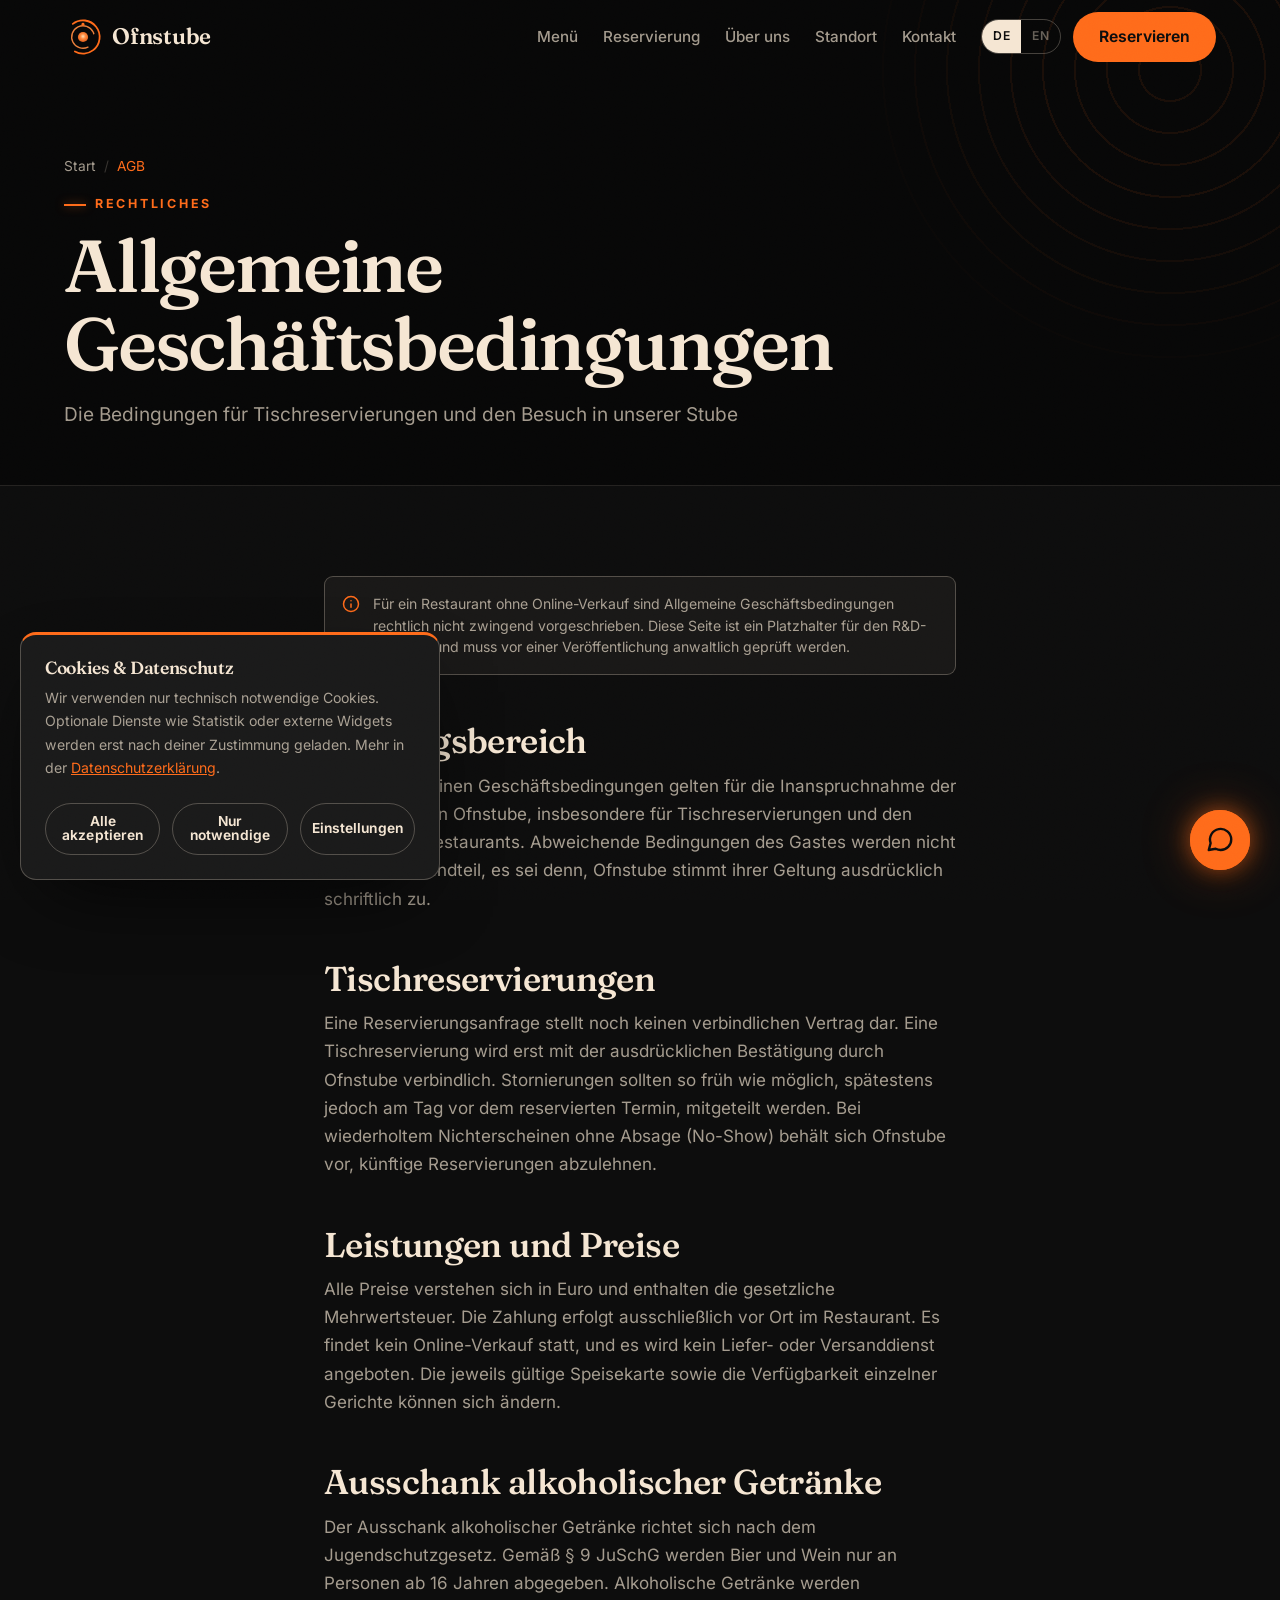
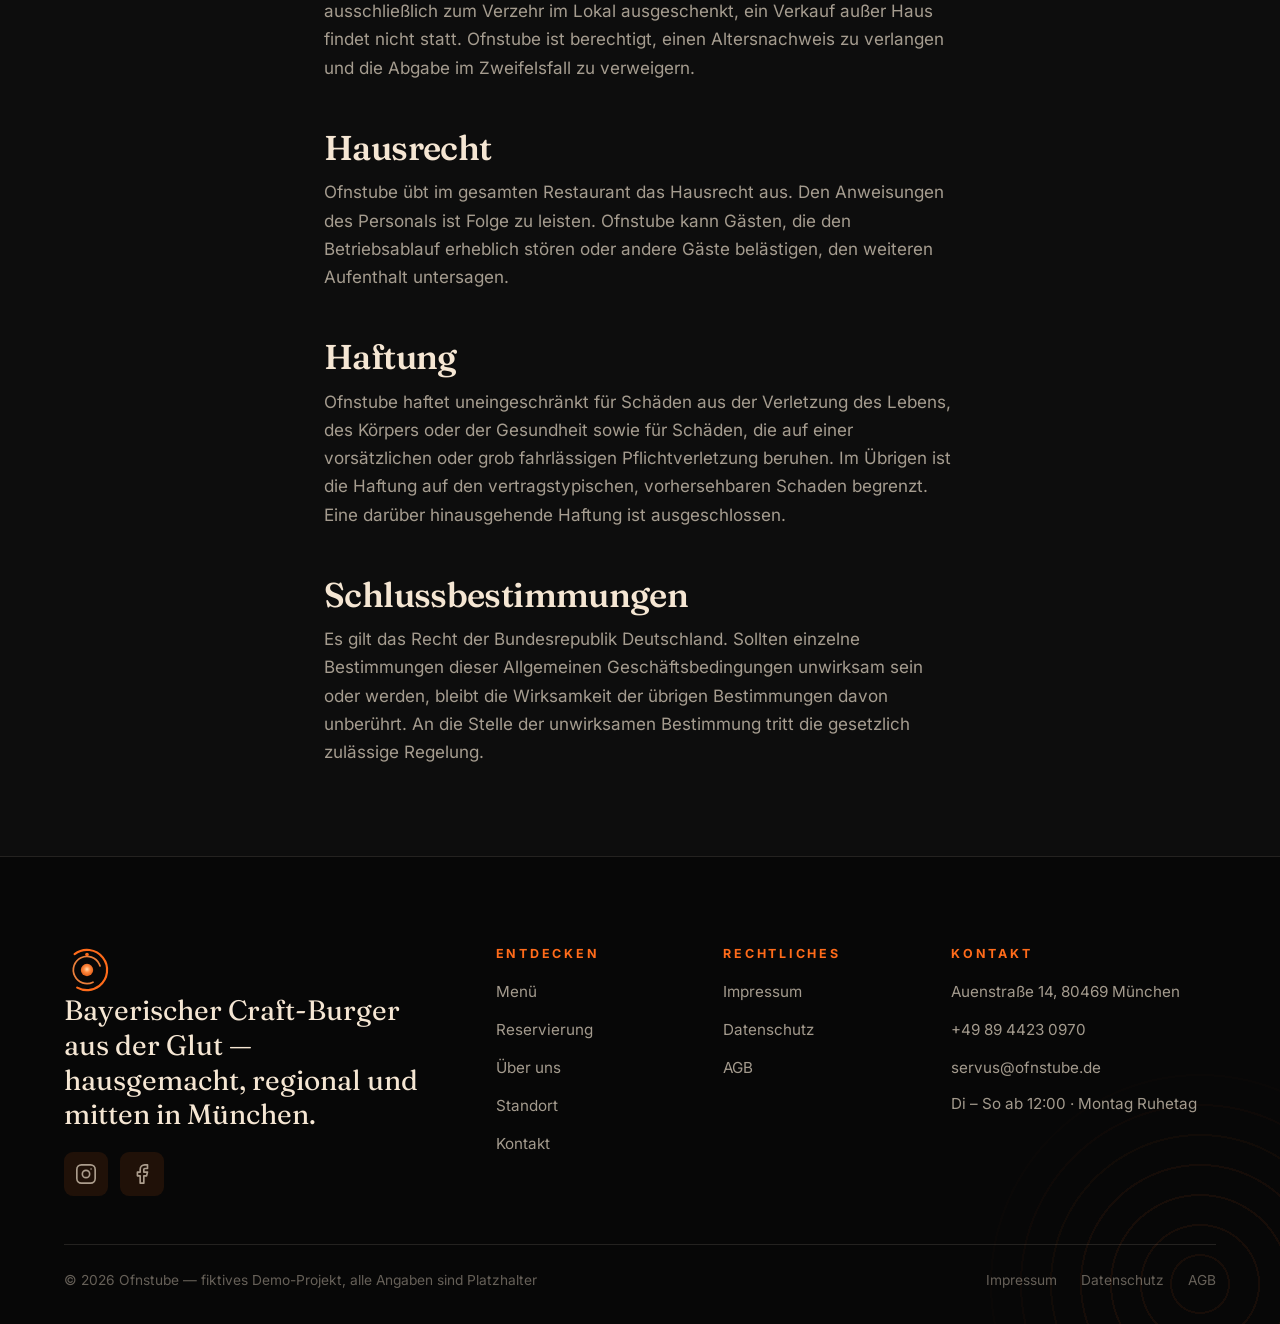
<file: pages/agb.html>
<!doctype html>
<html lang="de">
<head>
<meta charset="utf-8">
<meta name="viewport" content="width=device-width, initial-scale=1">
<title>AGB — Ofnstube</title>
<meta name="description" content="Allgemeine Geschäftsbedingungen von Ofnstube — Bedingungen für Tischreservierungen und Restaurantbesuch. Platzhalter des R&D-Prototyps.">
<link rel="canonical" href="https://ofnstube.ais152.com/agb">
<meta name="theme-color" content="#0d0d0d">
<meta property="og:type" content="website">
<meta property="og:site_name" content="Ofnstube">
<meta property="og:title" content="AGB — Ofnstube">
<meta property="og:description" content="Allgemeine Geschäftsbedingungen für Tischreservierungen und Restaurantbesuch — Platzhalter des R&D-Prototyps.">
<meta property="og:image" content="https://ofnstube.ais152.com/assets/images/hero-poster.jpg">
<meta property="og:locale" content="de_DE">
<meta name="twitter:card" content="summary_large_image">
<meta name="twitter:title" content="AGB — Ofnstube">
<meta name="twitter:description" content="Allgemeine Geschäftsbedingungen für Tischreservierungen und Restaurantbesuch — Platzhalter des R&D-Prototyps.">
<meta name="twitter:image" content="https://ofnstube.ais152.com/assets/images/hero-poster.jpg">
<link rel="alternate" hreflang="de" href="https://ofnstube.ais152.com/agb">
<link rel="alternate" hreflang="en" href="https://ofnstube.ais152.com/agb">
<link rel="alternate" hreflang="x-default" href="https://ofnstube.ais152.com/agb">
<link rel="icon" href="../assets/logo/logo-2-mark-only.svg" type="image/svg+xml">
<link rel="preload" href="../assets/fonts/fraunces-variable.woff2" as="font" type="font/woff2" crossorigin>
<link rel="preload" href="../assets/fonts/inter-variable.woff2" as="font" type="font/woff2" crossorigin>
<link rel="stylesheet" href="../assets/css/tokens.css">
<link rel="stylesheet" href="../assets/css/base.css">
<link rel="stylesheet" href="../assets/css/glut-ring.css">
<link rel="stylesheet" href="../assets/css/layout.css">
<link rel="stylesheet" href="../assets/css/components.css">
<link rel="stylesheet" href="../assets/css/motion.css">
<link rel="stylesheet" href="../assets/css/hero.css">
<link rel="stylesheet" href="../assets/css/menu.css">
<script>document.documentElement.classList.add('js');</script>
<script type="application/ld+json">
{
  "@context": "https://schema.org",
  "@type": "BreadcrumbList",
  "itemListElement": [
    { "@type": "ListItem", "position": 1, "name": "Start", "item": "https://ofnstube.ais152.com/" },
    { "@type": "ListItem", "position": 2, "name": "AGB", "item": "https://ofnstube.ais152.com/agb" }
  ]
}
</script>
</head>
<body>
<a class="skip-link" href="#main">Zum Inhalt springen</a>

<header class="site-header">
  <div class="container container--wide site-header__inner">
    <a class="brand" href="index.html" aria-label="Ofnstube — Startseite">
      <img class="logo-mark" src="../assets/logo/logo-2-mark-only.svg" alt="" width="38" height="38">
      <span class="brand__word">Ofnstube</span>
    </a>
    <nav class="nav" aria-label="Hauptnavigation">
      <a class="nav__link" href="menu.html" data-en="Menu">Menü</a>
      <a class="nav__link" href="reservation.html" data-en="Reservations">Reservierung</a>
      <a class="nav__link" href="ueber-uns.html" data-en="About">Über uns</a>
      <a class="nav__link" href="standort.html" data-en="Location">Standort</a>
      <a class="nav__link" href="kontakt.html" data-en="Contact">Kontakt</a>
    </nav>
    <div class="header-actions">
      <div class="lang-switch" role="group" aria-label="Sprache / Language">
        <button class="lang-switch__btn" type="button" data-lang-btn="de" aria-pressed="true">DE</button>
        <button class="lang-switch__btn" type="button" data-lang-btn="en" aria-pressed="false">EN</button>
      </div>
      <a class="btn btn--primary" href="reservation.html" data-en="Reserve">Reservieren</a>
      <button class="nav-toggle" type="button" aria-expanded="false" aria-controls="mobile-nav" aria-label="Menü öffnen" data-en-label="Open menu">
        <span class="nav-toggle__bars" aria-hidden="true"></span>
      </button>
    </div>
  </div>
</header>

<nav class="mobile-nav" id="mobile-nav" aria-label="Mobile Navigation">
  <a class="mobile-nav__link" href="menu.html" data-en="Menu">Menü</a>
  <a class="mobile-nav__link" href="reservation.html" data-en="Reservations">Reservierung</a>
  <a class="mobile-nav__link" href="ueber-uns.html" data-en="About">Über uns</a>
  <a class="mobile-nav__link" href="standort.html" data-en="Location">Standort</a>
  <a class="mobile-nav__link" href="kontakt.html" data-en="Contact">Kontakt</a>
  <div class="mobile-nav__foot">
    <a class="btn btn--primary btn--block" href="reservation.html" data-en="Reserve a table">Tisch reservieren</a>
    <div class="lang-switch" role="group" aria-label="Sprache / Language">
      <button class="lang-switch__btn" type="button" data-lang-btn="de" aria-pressed="true">DE</button>
      <button class="lang-switch__btn" type="button" data-lang-btn="en" aria-pressed="false">EN</button>
    </div>
  </div>
</nav>

<main id="main">

  <section class="page-hero">
    <div class="page-hero__rings" aria-hidden="true"><span class="glut-ring"></span></div>
    <div class="page-hero__inner">
      <nav class="breadcrumb" aria-label="Brotkrumen">
        <ol>
          <li><a href="index.html">Start</a></li>
          <li class="sep" aria-hidden="true">/</li>
          <li aria-current="page">AGB</li>
        </ol>
      </nav>
      <p class="eyebrow">Rechtliches</p>
      <h1>Allgemeine Geschäftsbedingungen</h1>
      <p class="page-hero__sub">Die Bedingungen für Tischreservierungen und den Besuch in unserer Stube</p>
    </div>
  </section>

  <section class="section">
    <div class="container container--narrow">
      <div class="notice notice--info">
        <svg viewBox="0 0 24 24" fill="none" stroke="currentColor" stroke-width="1.8" stroke-linecap="round" stroke-linejoin="round" aria-hidden="true"><circle cx="12" cy="12" r="9"/><path d="M12 16v-4M12 8h.01"/></svg>
        <p>Für ein Restaurant ohne Online-Verkauf sind Allgemeine Geschäftsbedingungen rechtlich nicht zwingend vorgeschrieben. Diese Seite ist ein Platzhalter für den R&amp;D-Prototyp und muss vor einer Veröffentlichung anwaltlich geprüft werden.</p>
      </div>

      <div class="prose mt-6">
        <h2>Geltungsbereich</h2>
        <p>Diese Allgemeinen Geschäftsbedingungen gelten für die Inanspruchnahme der Leistungen von Ofnstube, insbesondere für Tischreservierungen und den Besuch des Restaurants. Abweichende Bedingungen des Gastes werden nicht Vertragsbestandteil, es sei denn, Ofnstube stimmt ihrer Geltung ausdrücklich schriftlich zu.</p>

        <h2>Tischreservierungen</h2>
        <p>Eine Reservierungsanfrage stellt noch keinen verbindlichen Vertrag dar. Eine Tischreservierung wird erst mit der ausdrücklichen Bestätigung durch Ofnstube verbindlich. Stornierungen sollten so früh wie möglich, spätestens jedoch am Tag vor dem reservierten Termin, mitgeteilt werden. Bei wiederholtem Nichterscheinen ohne Absage (No-Show) behält sich Ofnstube vor, künftige Reservierungen abzulehnen.</p>

        <h2>Leistungen und Preise</h2>
        <p>Alle Preise verstehen sich in Euro und enthalten die gesetzliche Mehrwertsteuer. Die Zahlung erfolgt ausschließlich vor Ort im Restaurant. Es findet kein Online-Verkauf statt, und es wird kein Liefer- oder Versanddienst angeboten. Die jeweils gültige Speisekarte sowie die Verfügbarkeit einzelner Gerichte können sich ändern.</p>

        <h2>Ausschank alkoholischer Getränke</h2>
        <p>Der Ausschank alkoholischer Getränke richtet sich nach dem Jugendschutzgesetz. Gemäß § 9 JuSchG werden Bier und Wein nur an Personen ab 16 Jahren abgegeben. Alkoholische Getränke werden ausschließlich zum Verzehr im Lokal ausgeschenkt, ein Verkauf außer Haus findet nicht statt. Ofnstube ist berechtigt, einen Altersnachweis zu verlangen und die Abgabe im Zweifelsfall zu verweigern.</p>

        <h2>Hausrecht</h2>
        <p>Ofnstube übt im gesamten Restaurant das Hausrecht aus. Den Anweisungen des Personals ist Folge zu leisten. Ofnstube kann Gästen, die den Betriebsablauf erheblich stören oder andere Gäste belästigen, den weiteren Aufenthalt untersagen.</p>

        <h2>Haftung</h2>
        <p>Ofnstube haftet uneingeschränkt für Schäden aus der Verletzung des Lebens, des Körpers oder der Gesundheit sowie für Schäden, die auf einer vorsätzlichen oder grob fahrlässigen Pflichtverletzung beruhen. Im Übrigen ist die Haftung auf den vertragstypischen, vorhersehbaren Schaden begrenzt. Eine darüber hinausgehende Haftung ist ausgeschlossen.</p>

        <h2>Schlussbestimmungen</h2>
        <p>Es gilt das Recht der Bundesrepublik Deutschland. Sollten einzelne Bestimmungen dieser Allgemeinen Geschäftsbedingungen unwirksam sein oder werden, bleibt die Wirksamkeit der übrigen Bestimmungen davon unberührt. An die Stelle der unwirksamen Bestimmung tritt die gesetzlich zulässige Regelung.</p>
      </div>
    </div>
  </section>

</main>

<footer class="site-footer">
  <span class="glut-ring glut-ring--footer" aria-hidden="true"></span>
  <div class="container container--wide">
    <div class="footer-grid">
      <div class="footer-col footer-brand">
        <img class="logo-mark" src="../assets/logo/logo-2-mark-only.svg" alt="Ofnstube" width="46" height="46">
        <p>Bayerischer Craft-Burger aus der Glut — hausgemacht, regional und mitten in München.</p>
        <div class="btn-row" style="margin-top:1.25rem">
          <a class="info-tile__icon" href="https://www.instagram.com/ofnstube" target="_blank" rel="noopener" aria-label="Ofnstube auf Instagram">
            <svg viewBox="0 0 24 24" fill="none" stroke="currentColor" stroke-width="1.8" stroke-linecap="round" stroke-linejoin="round" aria-hidden="true"><rect x="2" y="2" width="20" height="20" rx="5"/><circle cx="12" cy="12" r="4"/><path d="M17.5 6.5h.01"/></svg>
          </a>
          <a class="info-tile__icon" href="https://www.facebook.com/ofnstube" target="_blank" rel="noopener" aria-label="Ofnstube auf Facebook">
            <svg viewBox="0 0 24 24" fill="none" stroke="currentColor" stroke-width="1.8" stroke-linecap="round" stroke-linejoin="round" aria-hidden="true"><path d="M18 2h-3a5 5 0 0 0-5 5v3H7v4h3v8h4v-8h3l1-4h-4V7a1 1 0 0 1 1-1h3z"/></svg>
          </a>
        </div>
      </div>
      <div class="footer-col">
        <h4>Entdecken</h4>
        <ul>
          <li><a href="menu.html" data-en="Menu">Menü</a></li>
          <li><a href="reservation.html" data-en="Reservations">Reservierung</a></li>
          <li><a href="ueber-uns.html" data-en="About">Über uns</a></li>
          <li><a href="standort.html" data-en="Location">Standort</a></li>
          <li><a href="kontakt.html" data-en="Contact">Kontakt</a></li>
        </ul>
      </div>
      <div class="footer-col">
        <h4>Rechtliches</h4>
        <ul>
          <li><a href="impressum.html">Impressum</a></li>
          <li><a href="datenschutz.html">Datenschutz</a></li>
          <li><a href="agb.html">AGB</a></li>
        </ul>
      </div>
      <div class="footer-col">
        <h4>Kontakt</h4>
        <ul>
          <li><a href="https://maps.google.com/?q=Auenstra%C3%9Fe+14+M%C3%BCnchen" target="_blank" rel="noopener">Auenstraße 14, 80469 München</a></li>
          <li><a href="tel:+498944230970">+49 89 4423 0970</a></li>
          <li><a href="mailto:servus@ofnstube.de">servus@ofnstube.de</a></li>
          <li><p>Di – So ab 12:00 · Montag Ruhetag</p></li>
        </ul>
      </div>
    </div>
    <div class="footer-bottom">
      <p>© <span data-year>2026</span> Ofnstube — fiktives Demo-Projekt, alle Angaben sind Platzhalter</p>
      <nav aria-label="Rechtliche Links">
        <a href="impressum.html">Impressum</a>
        <a href="datenschutz.html">Datenschutz</a>
        <a href="agb.html">AGB</a>
      </nav>
    </div>
  </div>
</footer>

<a class="fab" href="https://wa.me/4915144209930" target="_blank" rel="noopener" data-whatsapp aria-label="Ofnstube per WhatsApp kontaktieren">
  <span class="fab__ping" aria-hidden="true"></span>
  <svg viewBox="0 0 24 24" fill="none" stroke="currentColor" stroke-width="1.9" stroke-linecap="round" stroke-linejoin="round" aria-hidden="true"><path d="M21 11.5a8.4 8.4 0 0 1-8.5 8.5 8.5 8.5 0 0 1-4-1L3 20l1.5-5.5a8.5 8.5 0 1 1 16.5-3z"/></svg>
</a>

<aside class="cookie-banner" id="cookie-banner" aria-label="Cookie-Hinweis" hidden>
  <h3>Cookies &amp; Datenschutz</h3>
  <p>Wir verwenden nur technisch notwendige Cookies. Optionale Dienste wie Statistik oder externe Widgets werden erst nach deiner Zustimmung geladen. Mehr in der <a href="datenschutz.html">Datenschutzerklärung</a>.</p>
  <div class="cookie-actions">
    <button class="btn" type="button" data-cookie="all">Alle akzeptieren</button>
    <button class="btn" type="button" data-cookie="necessary">Nur notwendige</button>
    <button class="btn" type="button" data-cookie="settings">Einstellungen</button>
  </div>
</aside>

<script src="../assets/vendor/lenis.min.js"></script>
<script src="../assets/vendor/gsap.min.js"></script>
<script src="../assets/vendor/ScrollTrigger.min.js"></script>
<script src="../assets/js/lenis-init.js"></script>
<script src="../assets/js/gsap-init.js"></script>
<script src="../assets/js/allergens.js"></script>
<script src="../assets/js/menu-renderer.js"></script>
<script src="../assets/js/quandoo-loader.js"></script>
<script src="../assets/js/whatsapp.js"></script>
<script src="../assets/js/lang.js"></script>
<script src="../assets/js/main.js"></script>
</body>
</html>
</file>
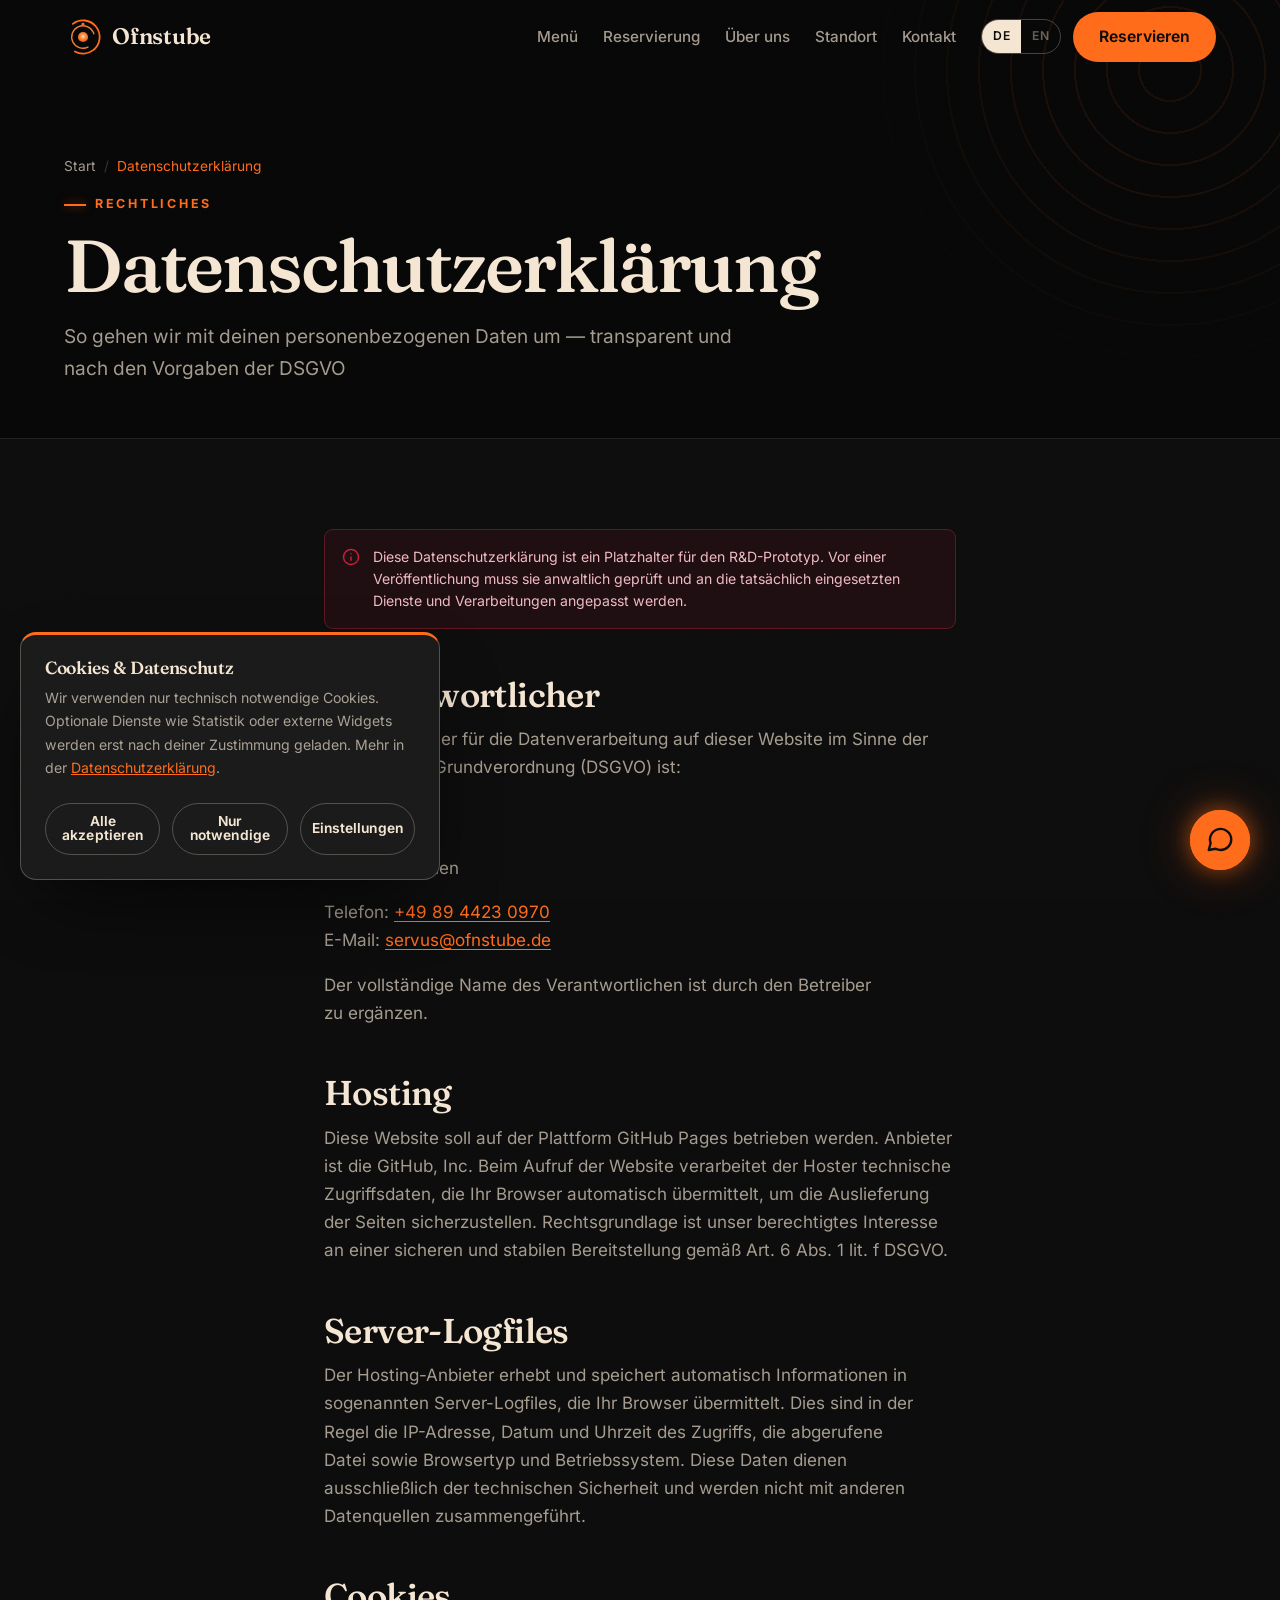
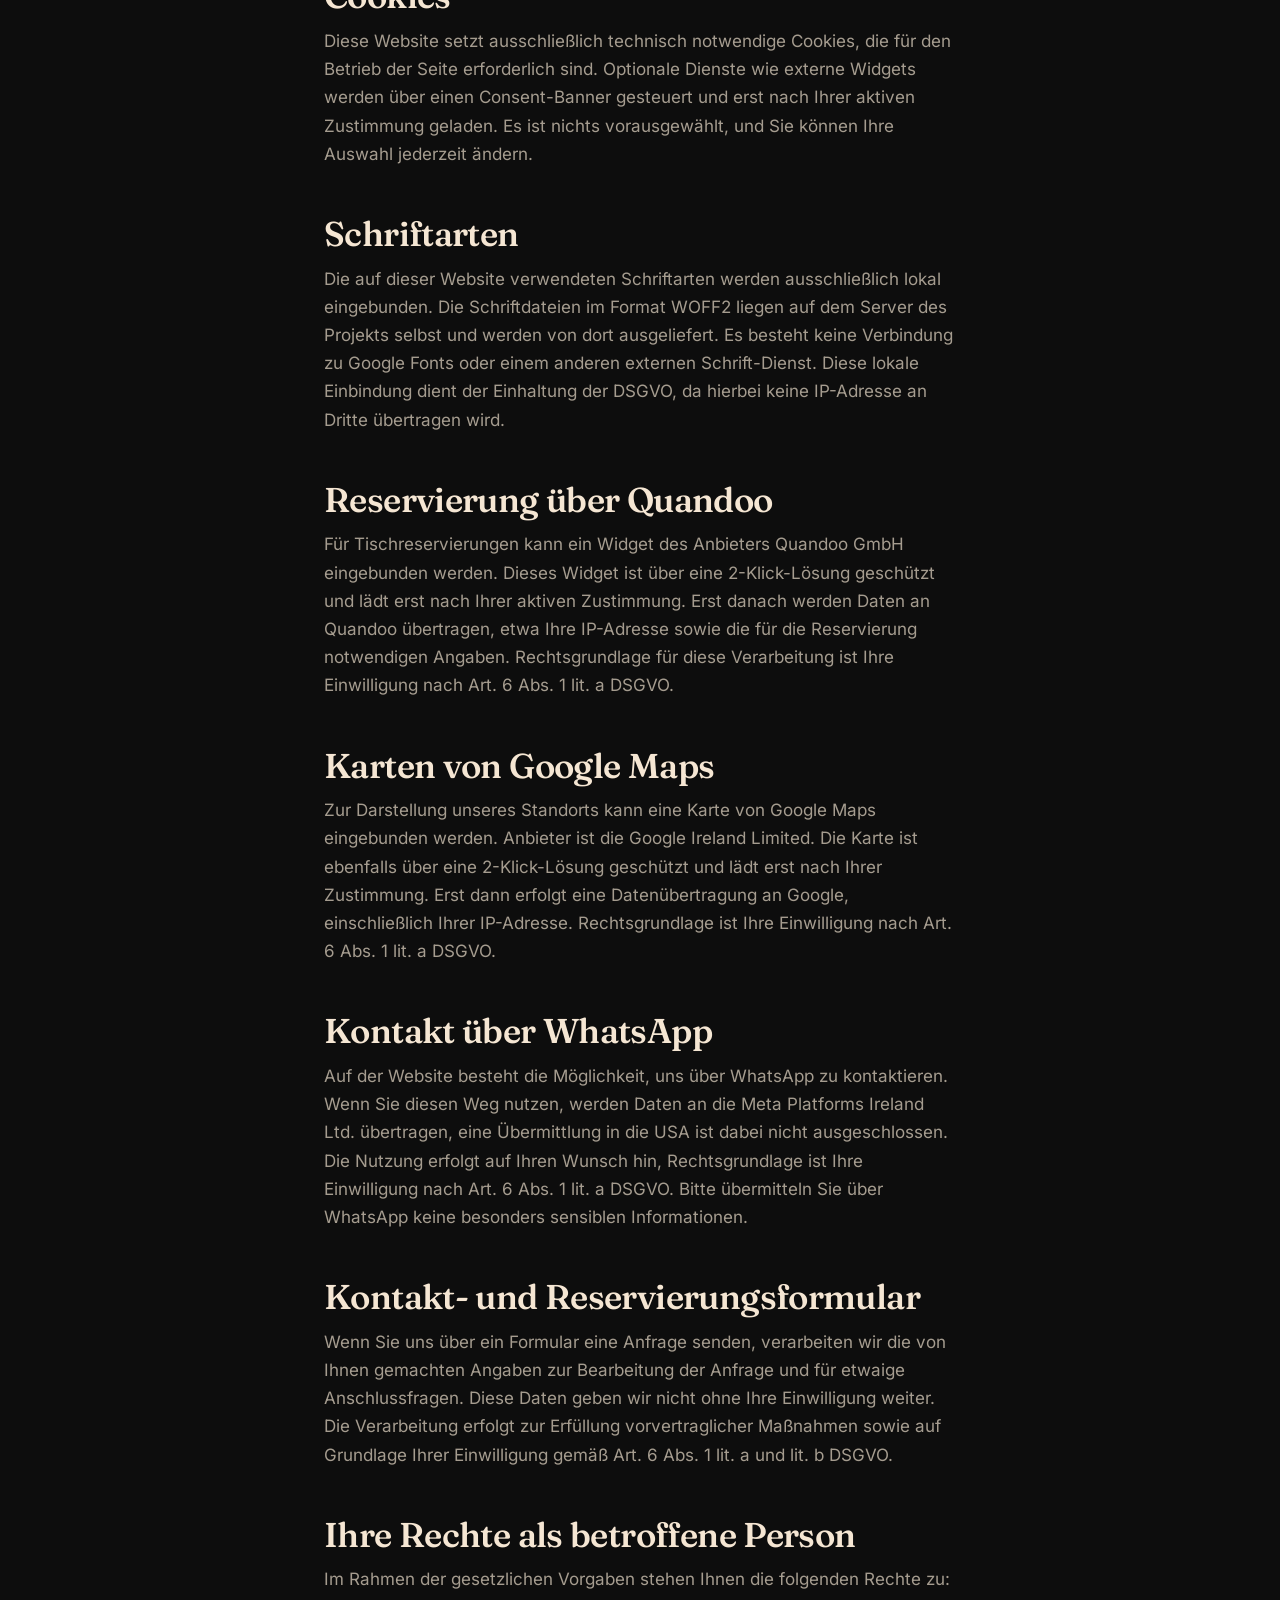
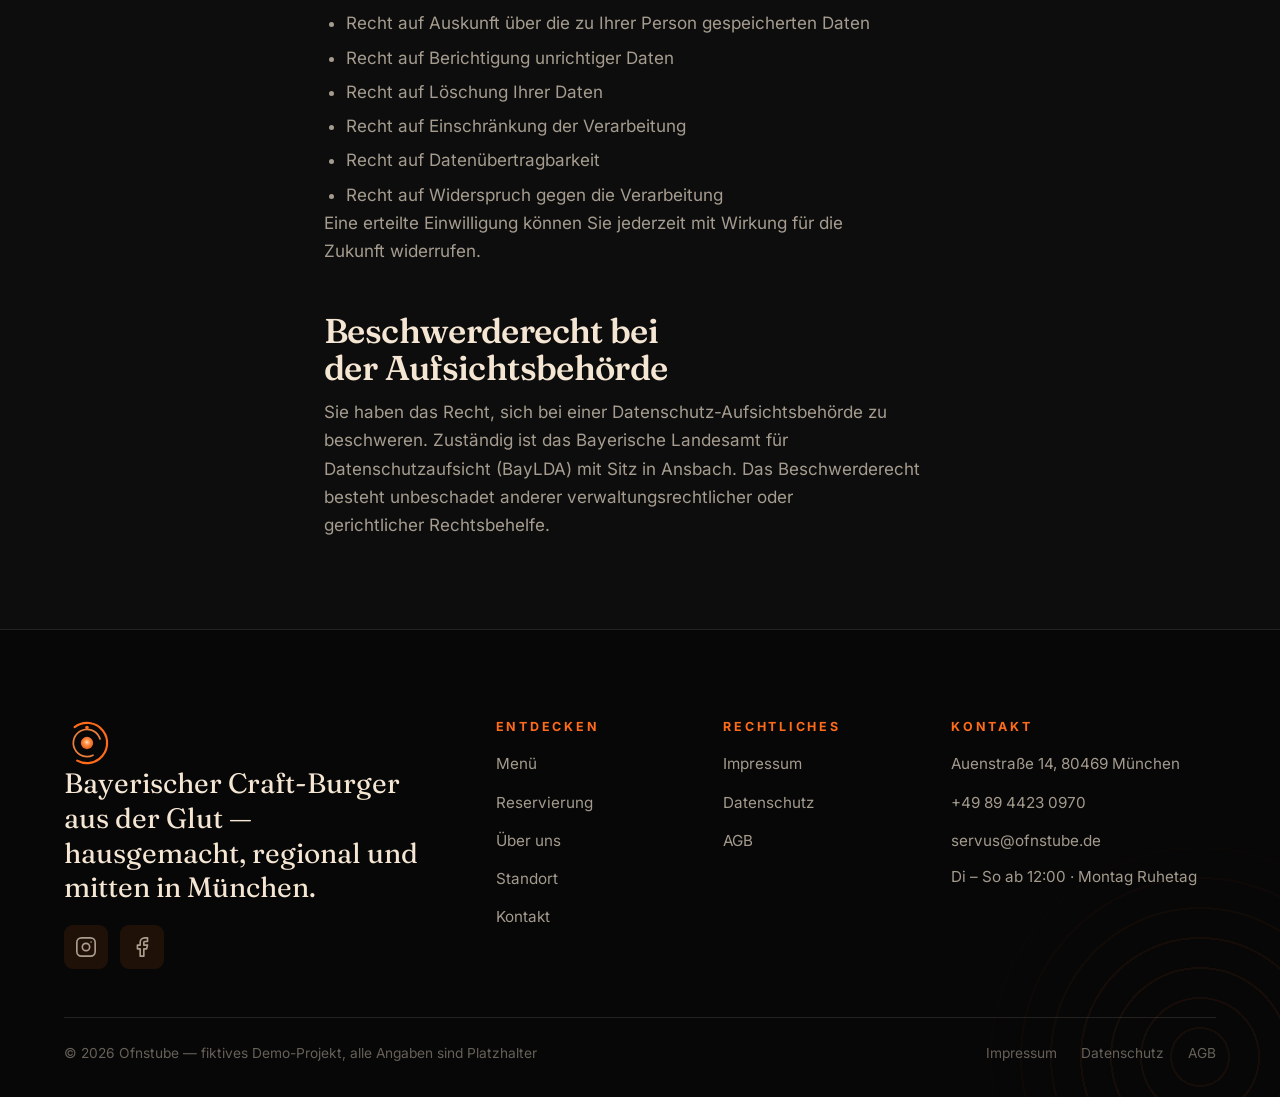
<file: pages/datenschutz.html>
<!doctype html>
<html lang="de">
<head>
<meta charset="utf-8">
<meta name="viewport" content="width=device-width, initial-scale=1">
<title>Datenschutzerklärung — Ofnstube</title>
<meta name="description" content="Datenschutzerklärung von Ofnstube — Informationen zur Verarbeitung personenbezogener Daten nach DSGVO. Platzhalter des R&D-Prototyps.">
<link rel="canonical" href="https://ofnstube.ais152.com/datenschutz">
<meta name="theme-color" content="#0d0d0d">
<meta property="og:type" content="website">
<meta property="og:site_name" content="Ofnstube">
<meta property="og:title" content="Datenschutzerklärung — Ofnstube">
<meta property="og:description" content="Informationen zur Verarbeitung personenbezogener Daten nach DSGVO — Platzhalter des R&D-Prototyps.">
<meta property="og:image" content="https://ofnstube.ais152.com/assets/images/hero-poster.jpg">
<meta property="og:locale" content="de_DE">
<meta name="twitter:card" content="summary_large_image">
<meta name="twitter:title" content="Datenschutzerklärung — Ofnstube">
<meta name="twitter:description" content="Informationen zur Verarbeitung personenbezogener Daten nach DSGVO — Platzhalter des R&D-Prototyps.">
<meta name="twitter:image" content="https://ofnstube.ais152.com/assets/images/hero-poster.jpg">
<link rel="alternate" hreflang="de" href="https://ofnstube.ais152.com/datenschutz">
<link rel="alternate" hreflang="en" href="https://ofnstube.ais152.com/datenschutz">
<link rel="alternate" hreflang="x-default" href="https://ofnstube.ais152.com/datenschutz">
<link rel="icon" href="../assets/logo/logo-2-mark-only.svg" type="image/svg+xml">
<link rel="preload" href="../assets/fonts/fraunces-variable.woff2" as="font" type="font/woff2" crossorigin>
<link rel="preload" href="../assets/fonts/inter-variable.woff2" as="font" type="font/woff2" crossorigin>
<link rel="stylesheet" href="../assets/css/tokens.css">
<link rel="stylesheet" href="../assets/css/base.css">
<link rel="stylesheet" href="../assets/css/glut-ring.css">
<link rel="stylesheet" href="../assets/css/layout.css">
<link rel="stylesheet" href="../assets/css/components.css">
<link rel="stylesheet" href="../assets/css/motion.css">
<link rel="stylesheet" href="../assets/css/hero.css">
<link rel="stylesheet" href="../assets/css/menu.css">
<script>document.documentElement.classList.add('js');</script>
<script type="application/ld+json">
{
  "@context": "https://schema.org",
  "@type": "BreadcrumbList",
  "itemListElement": [
    { "@type": "ListItem", "position": 1, "name": "Start", "item": "https://ofnstube.ais152.com/" },
    { "@type": "ListItem", "position": 2, "name": "Datenschutzerklärung", "item": "https://ofnstube.ais152.com/datenschutz" }
  ]
}
</script>
</head>
<body>
<a class="skip-link" href="#main">Zum Inhalt springen</a>

<header class="site-header">
  <div class="container container--wide site-header__inner">
    <a class="brand" href="index.html" aria-label="Ofnstube — Startseite">
      <img class="logo-mark" src="../assets/logo/logo-2-mark-only.svg" alt="" width="38" height="38">
      <span class="brand__word">Ofnstube</span>
    </a>
    <nav class="nav" aria-label="Hauptnavigation">
      <a class="nav__link" href="menu.html" data-en="Menu">Menü</a>
      <a class="nav__link" href="reservation.html" data-en="Reservations">Reservierung</a>
      <a class="nav__link" href="ueber-uns.html" data-en="About">Über uns</a>
      <a class="nav__link" href="standort.html" data-en="Location">Standort</a>
      <a class="nav__link" href="kontakt.html" data-en="Contact">Kontakt</a>
    </nav>
    <div class="header-actions">
      <div class="lang-switch" role="group" aria-label="Sprache / Language">
        <button class="lang-switch__btn" type="button" data-lang-btn="de" aria-pressed="true">DE</button>
        <button class="lang-switch__btn" type="button" data-lang-btn="en" aria-pressed="false">EN</button>
      </div>
      <a class="btn btn--primary" href="reservation.html" data-en="Reserve">Reservieren</a>
      <button class="nav-toggle" type="button" aria-expanded="false" aria-controls="mobile-nav" aria-label="Menü öffnen" data-en-label="Open menu">
        <span class="nav-toggle__bars" aria-hidden="true"></span>
      </button>
    </div>
  </div>
</header>

<nav class="mobile-nav" id="mobile-nav" aria-label="Mobile Navigation">
  <a class="mobile-nav__link" href="menu.html" data-en="Menu">Menü</a>
  <a class="mobile-nav__link" href="reservation.html" data-en="Reservations">Reservierung</a>
  <a class="mobile-nav__link" href="ueber-uns.html" data-en="About">Über uns</a>
  <a class="mobile-nav__link" href="standort.html" data-en="Location">Standort</a>
  <a class="mobile-nav__link" href="kontakt.html" data-en="Contact">Kontakt</a>
  <div class="mobile-nav__foot">
    <a class="btn btn--primary btn--block" href="reservation.html" data-en="Reserve a table">Tisch reservieren</a>
    <div class="lang-switch" role="group" aria-label="Sprache / Language">
      <button class="lang-switch__btn" type="button" data-lang-btn="de" aria-pressed="true">DE</button>
      <button class="lang-switch__btn" type="button" data-lang-btn="en" aria-pressed="false">EN</button>
    </div>
  </div>
</nav>

<main id="main">

  <section class="page-hero">
    <div class="page-hero__rings" aria-hidden="true"><span class="glut-ring"></span></div>
    <div class="page-hero__inner">
      <nav class="breadcrumb" aria-label="Brotkrumen">
        <ol>
          <li><a href="index.html">Start</a></li>
          <li class="sep" aria-hidden="true">/</li>
          <li aria-current="page">Datenschutzerklärung</li>
        </ol>
      </nav>
      <p class="eyebrow">Rechtliches</p>
      <h1>Datenschutzerklärung</h1>
      <p class="page-hero__sub">So gehen wir mit deinen personenbezogenen Daten um — transparent und nach den Vorgaben der DSGVO</p>
    </div>
  </section>

  <section class="section">
    <div class="container container--narrow">
      <div class="notice notice--warn">
        <svg viewBox="0 0 24 24" fill="none" stroke="currentColor" stroke-width="1.8" stroke-linecap="round" stroke-linejoin="round" aria-hidden="true"><circle cx="12" cy="12" r="9"/><path d="M12 16v-4M12 8h.01"/></svg>
        <p>Diese Datenschutzerklärung ist ein Platzhalter für den R&amp;D-Prototyp. Vor einer Veröffentlichung muss sie anwaltlich geprüft und an die tatsächlich eingesetzten Dienste und Verarbeitungen angepasst werden.</p>
      </div>

      <div class="prose mt-6">
        <h2>Verantwortlicher</h2>
        <p>Verantwortlicher für die Datenverarbeitung auf dieser Website im Sinne der Datenschutz-Grundverordnung (DSGVO) ist:</p>
        <p>Ofnstube<br>
        Auenstraße 14<br>
        80469 München</p>
        <p>Telefon: <a href="tel:+498944230970">+49 89 4423 0970</a><br>
        E-Mail: <a href="mailto:servus@ofnstube.de">servus@ofnstube.de</a></p>
        <p>Der vollständige Name des Verantwortlichen ist durch den Betreiber zu ergänzen.</p>

        <h2>Hosting</h2>
        <p>Diese Website soll auf der Plattform GitHub Pages betrieben werden. Anbieter ist die GitHub, Inc. Beim Aufruf der Website verarbeitet der Hoster technische Zugriffsdaten, die Ihr Browser automatisch übermittelt, um die Auslieferung der Seiten sicherzustellen. Rechtsgrundlage ist unser berechtigtes Interesse an einer sicheren und stabilen Bereitstellung gemäß Art. 6 Abs. 1 lit. f DSGVO.</p>

        <h2>Server-Logfiles</h2>
        <p>Der Hosting-Anbieter erhebt und speichert automatisch Informationen in sogenannten Server-Logfiles, die Ihr Browser übermittelt. Dies sind in der Regel die IP-Adresse, Datum und Uhrzeit des Zugriffs, die abgerufene Datei sowie Browsertyp und Betriebssystem. Diese Daten dienen ausschließlich der technischen Sicherheit und werden nicht mit anderen Datenquellen zusammengeführt.</p>

        <h2>Cookies</h2>
        <p>Diese Website setzt ausschließlich technisch notwendige Cookies, die für den Betrieb der Seite erforderlich sind. Optionale Dienste wie externe Widgets werden über einen Consent-Banner gesteuert und erst nach Ihrer aktiven Zustimmung geladen. Es ist nichts vorausgewählt, und Sie können Ihre Auswahl jederzeit ändern.</p>

        <h2>Schriftarten</h2>
        <p>Die auf dieser Website verwendeten Schriftarten werden ausschließlich lokal eingebunden. Die Schriftdateien im Format WOFF2 liegen auf dem Server des Projekts selbst und werden von dort ausgeliefert. Es besteht keine Verbindung zu Google Fonts oder einem anderen externen Schrift-Dienst. Diese lokale Einbindung dient der Einhaltung der DSGVO, da hierbei keine IP-Adresse an Dritte übertragen wird.</p>

        <h2>Reservierung über Quandoo</h2>
        <p>Für Tischreservierungen kann ein Widget des Anbieters Quandoo GmbH eingebunden werden. Dieses Widget ist über eine 2-Klick-Lösung geschützt und lädt erst nach Ihrer aktiven Zustimmung. Erst danach werden Daten an Quandoo übertragen, etwa Ihre IP-Adresse sowie die für die Reservierung notwendigen Angaben. Rechtsgrundlage für diese Verarbeitung ist Ihre Einwilligung nach Art. 6 Abs. 1 lit. a DSGVO.</p>

        <h2>Karten von Google Maps</h2>
        <p>Zur Darstellung unseres Standorts kann eine Karte von Google Maps eingebunden werden. Anbieter ist die Google Ireland Limited. Die Karte ist ebenfalls über eine 2-Klick-Lösung geschützt und lädt erst nach Ihrer Zustimmung. Erst dann erfolgt eine Datenübertragung an Google, einschließlich Ihrer IP-Adresse. Rechtsgrundlage ist Ihre Einwilligung nach Art. 6 Abs. 1 lit. a DSGVO.</p>

        <h2>Kontakt über WhatsApp</h2>
        <p>Auf der Website besteht die Möglichkeit, uns über WhatsApp zu kontaktieren. Wenn Sie diesen Weg nutzen, werden Daten an die Meta Platforms Ireland Ltd. übertragen, eine Übermittlung in die USA ist dabei nicht ausgeschlossen. Die Nutzung erfolgt auf Ihren Wunsch hin, Rechtsgrundlage ist Ihre Einwilligung nach Art. 6 Abs. 1 lit. a DSGVO. Bitte übermitteln Sie über WhatsApp keine besonders sensiblen Informationen.</p>

        <h2>Kontakt- und Reservierungsformular</h2>
        <p>Wenn Sie uns über ein Formular eine Anfrage senden, verarbeiten wir die von Ihnen gemachten Angaben zur Bearbeitung der Anfrage und für etwaige Anschlussfragen. Diese Daten geben wir nicht ohne Ihre Einwilligung weiter. Die Verarbeitung erfolgt zur Erfüllung vorvertraglicher Maßnahmen sowie auf Grundlage Ihrer Einwilligung gemäß Art. 6 Abs. 1 lit. a und lit. b DSGVO.</p>

        <h2>Ihre Rechte als betroffene Person</h2>
        <p>Im Rahmen der gesetzlichen Vorgaben stehen Ihnen die folgenden Rechte zu:</p>
        <ul>
          <li>Recht auf Auskunft über die zu Ihrer Person gespeicherten Daten</li>
          <li>Recht auf Berichtigung unrichtiger Daten</li>
          <li>Recht auf Löschung Ihrer Daten</li>
          <li>Recht auf Einschränkung der Verarbeitung</li>
          <li>Recht auf Datenübertragbarkeit</li>
          <li>Recht auf Widerspruch gegen die Verarbeitung</li>
        </ul>
        <p>Eine erteilte Einwilligung können Sie jederzeit mit Wirkung für die Zukunft widerrufen.</p>

        <h2>Beschwerderecht bei der Aufsichtsbehörde</h2>
        <p>Sie haben das Recht, sich bei einer Datenschutz-Aufsichtsbehörde zu beschweren. Zuständig ist das Bayerische Landesamt für Datenschutzaufsicht (BayLDA) mit Sitz in Ansbach. Das Beschwerderecht besteht unbeschadet anderer verwaltungsrechtlicher oder gerichtlicher Rechtsbehelfe.</p>
      </div>
    </div>
  </section>

</main>

<footer class="site-footer">
  <span class="glut-ring glut-ring--footer" aria-hidden="true"></span>
  <div class="container container--wide">
    <div class="footer-grid">
      <div class="footer-col footer-brand">
        <img class="logo-mark" src="../assets/logo/logo-2-mark-only.svg" alt="Ofnstube" width="46" height="46">
        <p>Bayerischer Craft-Burger aus der Glut — hausgemacht, regional und mitten in München.</p>
        <div class="btn-row" style="margin-top:1.25rem">
          <a class="info-tile__icon" href="https://www.instagram.com/ofnstube" target="_blank" rel="noopener" aria-label="Ofnstube auf Instagram">
            <svg viewBox="0 0 24 24" fill="none" stroke="currentColor" stroke-width="1.8" stroke-linecap="round" stroke-linejoin="round" aria-hidden="true"><rect x="2" y="2" width="20" height="20" rx="5"/><circle cx="12" cy="12" r="4"/><path d="M17.5 6.5h.01"/></svg>
          </a>
          <a class="info-tile__icon" href="https://www.facebook.com/ofnstube" target="_blank" rel="noopener" aria-label="Ofnstube auf Facebook">
            <svg viewBox="0 0 24 24" fill="none" stroke="currentColor" stroke-width="1.8" stroke-linecap="round" stroke-linejoin="round" aria-hidden="true"><path d="M18 2h-3a5 5 0 0 0-5 5v3H7v4h3v8h4v-8h3l1-4h-4V7a1 1 0 0 1 1-1h3z"/></svg>
          </a>
        </div>
      </div>
      <div class="footer-col">
        <h4>Entdecken</h4>
        <ul>
          <li><a href="menu.html" data-en="Menu">Menü</a></li>
          <li><a href="reservation.html" data-en="Reservations">Reservierung</a></li>
          <li><a href="ueber-uns.html" data-en="About">Über uns</a></li>
          <li><a href="standort.html" data-en="Location">Standort</a></li>
          <li><a href="kontakt.html" data-en="Contact">Kontakt</a></li>
        </ul>
      </div>
      <div class="footer-col">
        <h4>Rechtliches</h4>
        <ul>
          <li><a href="impressum.html">Impressum</a></li>
          <li><a href="datenschutz.html">Datenschutz</a></li>
          <li><a href="agb.html">AGB</a></li>
        </ul>
      </div>
      <div class="footer-col">
        <h4>Kontakt</h4>
        <ul>
          <li><a href="https://maps.google.com/?q=Auenstra%C3%9Fe+14+M%C3%BCnchen" target="_blank" rel="noopener">Auenstraße 14, 80469 München</a></li>
          <li><a href="tel:+498944230970">+49 89 4423 0970</a></li>
          <li><a href="mailto:servus@ofnstube.de">servus@ofnstube.de</a></li>
          <li><p>Di – So ab 12:00 · Montag Ruhetag</p></li>
        </ul>
      </div>
    </div>
    <div class="footer-bottom">
      <p>© <span data-year>2026</span> Ofnstube — fiktives Demo-Projekt, alle Angaben sind Platzhalter</p>
      <nav aria-label="Rechtliche Links">
        <a href="impressum.html">Impressum</a>
        <a href="datenschutz.html">Datenschutz</a>
        <a href="agb.html">AGB</a>
      </nav>
    </div>
  </div>
</footer>

<a class="fab" href="https://wa.me/4915144209930" target="_blank" rel="noopener" data-whatsapp aria-label="Ofnstube per WhatsApp kontaktieren">
  <span class="fab__ping" aria-hidden="true"></span>
  <svg viewBox="0 0 24 24" fill="none" stroke="currentColor" stroke-width="1.9" stroke-linecap="round" stroke-linejoin="round" aria-hidden="true"><path d="M21 11.5a8.4 8.4 0 0 1-8.5 8.5 8.5 8.5 0 0 1-4-1L3 20l1.5-5.5a8.5 8.5 0 1 1 16.5-3z"/></svg>
</a>

<aside class="cookie-banner" id="cookie-banner" aria-label="Cookie-Hinweis" hidden>
  <h3>Cookies &amp; Datenschutz</h3>
  <p>Wir verwenden nur technisch notwendige Cookies. Optionale Dienste wie Statistik oder externe Widgets werden erst nach deiner Zustimmung geladen. Mehr in der <a href="datenschutz.html">Datenschutzerklärung</a>.</p>
  <div class="cookie-actions">
    <button class="btn" type="button" data-cookie="all">Alle akzeptieren</button>
    <button class="btn" type="button" data-cookie="necessary">Nur notwendige</button>
    <button class="btn" type="button" data-cookie="settings">Einstellungen</button>
  </div>
</aside>

<script src="../assets/vendor/lenis.min.js"></script>
<script src="../assets/vendor/gsap.min.js"></script>
<script src="../assets/vendor/ScrollTrigger.min.js"></script>
<script src="../assets/js/lenis-init.js"></script>
<script src="../assets/js/gsap-init.js"></script>
<script src="../assets/js/allergens.js"></script>
<script src="../assets/js/menu-renderer.js"></script>
<script src="../assets/js/quandoo-loader.js"></script>
<script src="../assets/js/whatsapp.js"></script>
<script src="../assets/js/lang.js"></script>
<script src="../assets/js/main.js"></script>
</body>
</html>
</file>
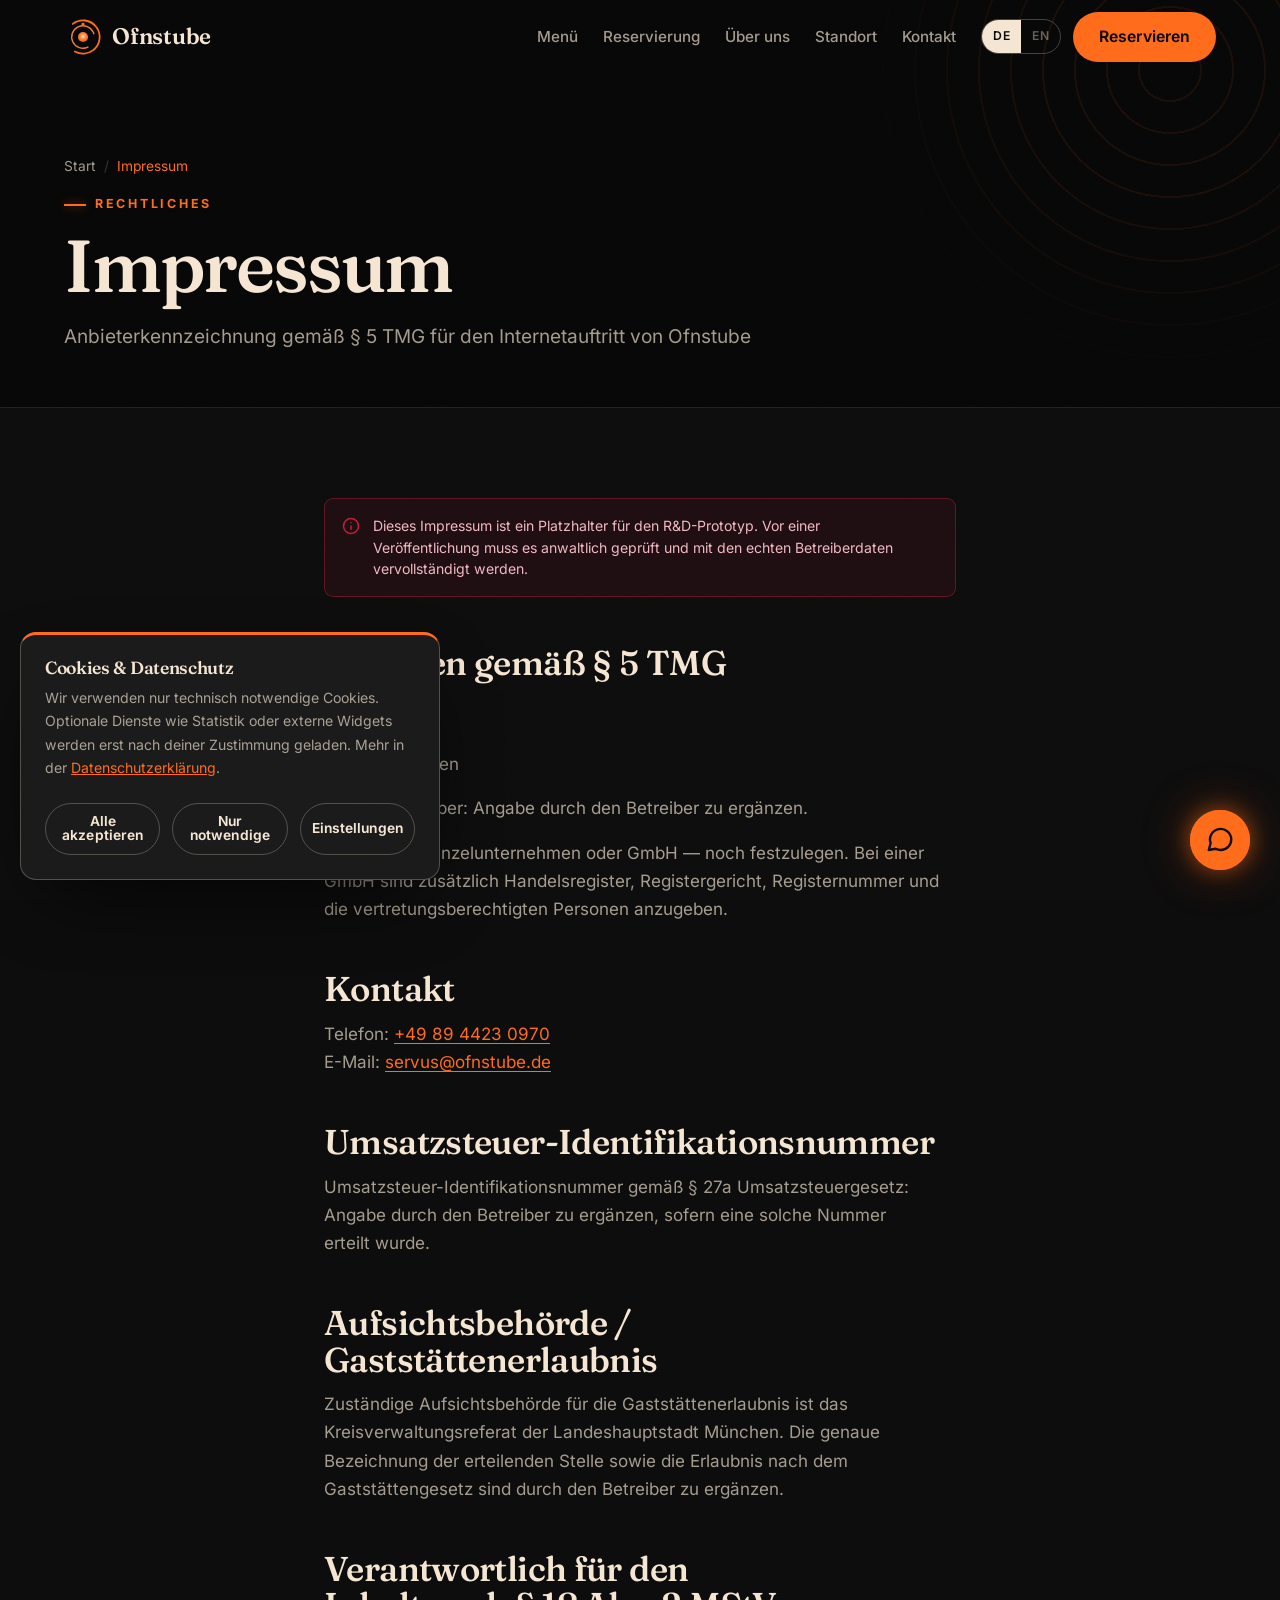
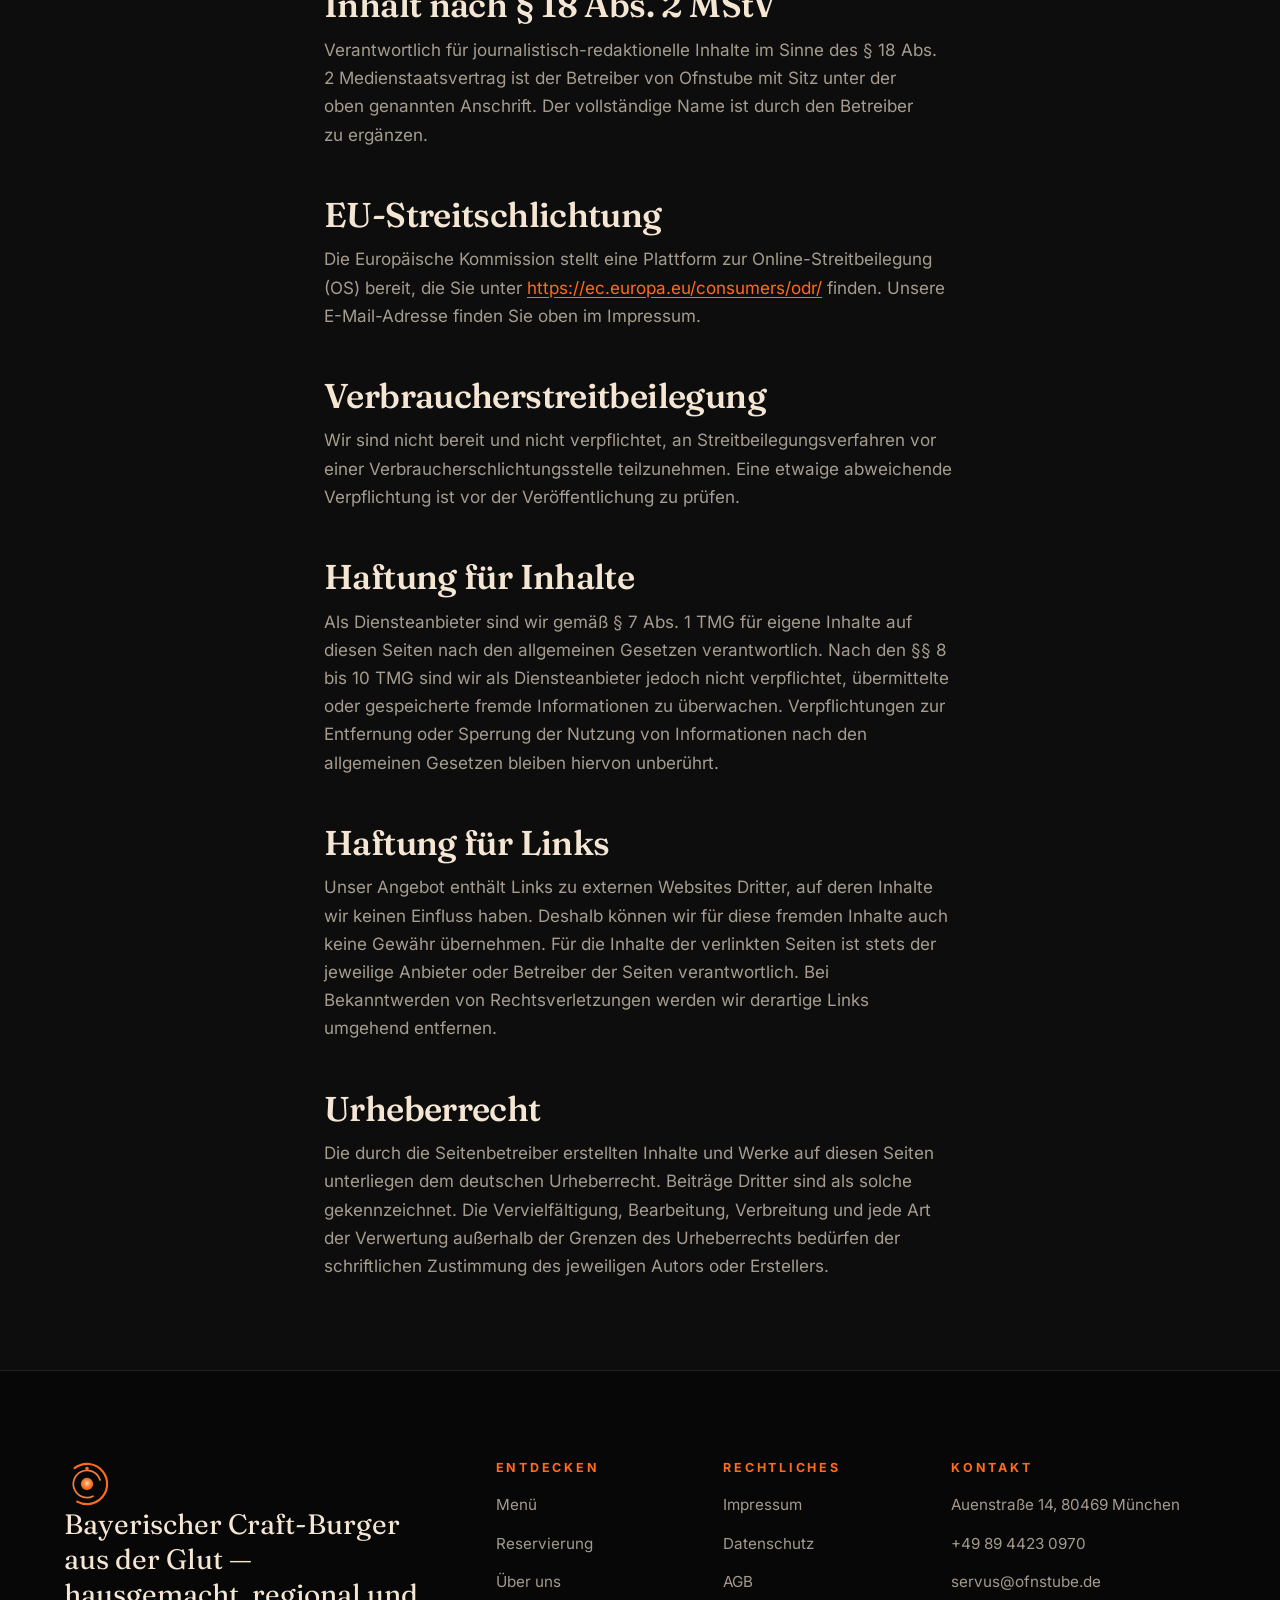
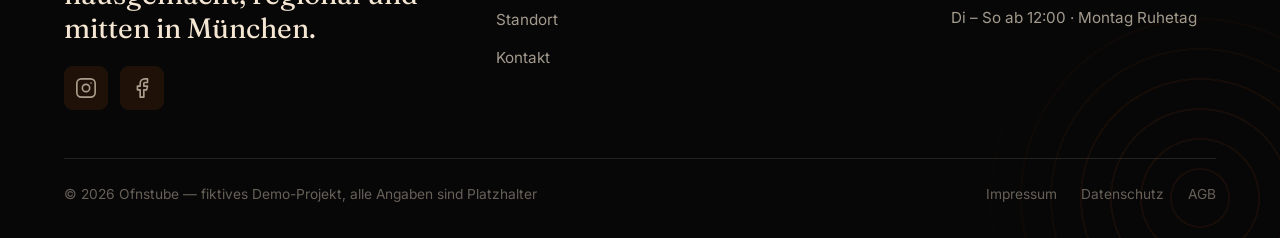
<file: pages/impressum.html>
<!doctype html>
<html lang="de">
<head>
<meta charset="utf-8">
<meta name="viewport" content="width=device-width, initial-scale=1">
<title>Impressum — Ofnstube</title>
<meta name="description" content="Impressum von Ofnstube — Anbieterkennzeichnung gemäß § 5 TMG. Platzhalterangaben des R&D-Prototyps.">
<link rel="canonical" href="https://ofnstube.ais152.com/impressum">
<meta name="theme-color" content="#0d0d0d">
<meta property="og:type" content="website">
<meta property="og:site_name" content="Ofnstube">
<meta property="og:title" content="Impressum — Ofnstube">
<meta property="og:description" content="Anbieterkennzeichnung gemäß § 5 TMG — Platzhalterangaben des R&D-Prototyps.">
<meta property="og:image" content="https://ofnstube.ais152.com/assets/images/hero-poster.jpg">
<meta property="og:locale" content="de_DE">
<meta name="twitter:card" content="summary_large_image">
<meta name="twitter:title" content="Impressum — Ofnstube">
<meta name="twitter:description" content="Anbieterkennzeichnung gemäß § 5 TMG — Platzhalterangaben des R&D-Prototyps.">
<meta name="twitter:image" content="https://ofnstube.ais152.com/assets/images/hero-poster.jpg">
<link rel="alternate" hreflang="de" href="https://ofnstube.ais152.com/impressum">
<link rel="alternate" hreflang="en" href="https://ofnstube.ais152.com/impressum">
<link rel="alternate" hreflang="x-default" href="https://ofnstube.ais152.com/impressum">
<link rel="icon" href="../assets/logo/logo-2-mark-only.svg" type="image/svg+xml">
<link rel="preload" href="../assets/fonts/fraunces-variable.woff2" as="font" type="font/woff2" crossorigin>
<link rel="preload" href="../assets/fonts/inter-variable.woff2" as="font" type="font/woff2" crossorigin>
<link rel="stylesheet" href="../assets/css/tokens.css">
<link rel="stylesheet" href="../assets/css/base.css">
<link rel="stylesheet" href="../assets/css/glut-ring.css">
<link rel="stylesheet" href="../assets/css/layout.css">
<link rel="stylesheet" href="../assets/css/components.css">
<link rel="stylesheet" href="../assets/css/motion.css">
<link rel="stylesheet" href="../assets/css/hero.css">
<link rel="stylesheet" href="../assets/css/menu.css">
<script>document.documentElement.classList.add('js');</script>
<script type="application/ld+json">
{
  "@context": "https://schema.org",
  "@type": "BreadcrumbList",
  "itemListElement": [
    { "@type": "ListItem", "position": 1, "name": "Start", "item": "https://ofnstube.ais152.com/" },
    { "@type": "ListItem", "position": 2, "name": "Impressum", "item": "https://ofnstube.ais152.com/impressum" }
  ]
}
</script>
</head>
<body>
<a class="skip-link" href="#main">Zum Inhalt springen</a>

<header class="site-header">
  <div class="container container--wide site-header__inner">
    <a class="brand" href="index.html" aria-label="Ofnstube — Startseite">
      <img class="logo-mark" src="../assets/logo/logo-2-mark-only.svg" alt="" width="38" height="38">
      <span class="brand__word">Ofnstube</span>
    </a>
    <nav class="nav" aria-label="Hauptnavigation">
      <a class="nav__link" href="menu.html" data-en="Menu">Menü</a>
      <a class="nav__link" href="reservation.html" data-en="Reservations">Reservierung</a>
      <a class="nav__link" href="ueber-uns.html" data-en="About">Über uns</a>
      <a class="nav__link" href="standort.html" data-en="Location">Standort</a>
      <a class="nav__link" href="kontakt.html" data-en="Contact">Kontakt</a>
    </nav>
    <div class="header-actions">
      <div class="lang-switch" role="group" aria-label="Sprache / Language">
        <button class="lang-switch__btn" type="button" data-lang-btn="de" aria-pressed="true">DE</button>
        <button class="lang-switch__btn" type="button" data-lang-btn="en" aria-pressed="false">EN</button>
      </div>
      <a class="btn btn--primary" href="reservation.html" data-en="Reserve">Reservieren</a>
      <button class="nav-toggle" type="button" aria-expanded="false" aria-controls="mobile-nav" aria-label="Menü öffnen" data-en-label="Open menu">
        <span class="nav-toggle__bars" aria-hidden="true"></span>
      </button>
    </div>
  </div>
</header>

<nav class="mobile-nav" id="mobile-nav" aria-label="Mobile Navigation">
  <a class="mobile-nav__link" href="menu.html" data-en="Menu">Menü</a>
  <a class="mobile-nav__link" href="reservation.html" data-en="Reservations">Reservierung</a>
  <a class="mobile-nav__link" href="ueber-uns.html" data-en="About">Über uns</a>
  <a class="mobile-nav__link" href="standort.html" data-en="Location">Standort</a>
  <a class="mobile-nav__link" href="kontakt.html" data-en="Contact">Kontakt</a>
  <div class="mobile-nav__foot">
    <a class="btn btn--primary btn--block" href="reservation.html" data-en="Reserve a table">Tisch reservieren</a>
    <div class="lang-switch" role="group" aria-label="Sprache / Language">
      <button class="lang-switch__btn" type="button" data-lang-btn="de" aria-pressed="true">DE</button>
      <button class="lang-switch__btn" type="button" data-lang-btn="en" aria-pressed="false">EN</button>
    </div>
  </div>
</nav>

<main id="main">

  <section class="page-hero">
    <div class="page-hero__rings" aria-hidden="true"><span class="glut-ring"></span></div>
    <div class="page-hero__inner">
      <nav class="breadcrumb" aria-label="Brotkrumen">
        <ol>
          <li><a href="index.html">Start</a></li>
          <li class="sep" aria-hidden="true">/</li>
          <li aria-current="page">Impressum</li>
        </ol>
      </nav>
      <p class="eyebrow">Rechtliches</p>
      <h1>Impressum</h1>
      <p class="page-hero__sub">Anbieterkennzeichnung gemäß § 5 TMG für den Internetauftritt von Ofnstube</p>
    </div>
  </section>

  <section class="section">
    <div class="container container--narrow">
      <div class="notice notice--warn">
        <svg viewBox="0 0 24 24" fill="none" stroke="currentColor" stroke-width="1.8" stroke-linecap="round" stroke-linejoin="round" aria-hidden="true"><circle cx="12" cy="12" r="9"/><path d="M12 16v-4M12 8h.01"/></svg>
        <p>Dieses Impressum ist ein Platzhalter für den R&amp;D-Prototyp. Vor einer Veröffentlichung muss es anwaltlich geprüft und mit den echten Betreiberdaten vervollständigt werden.</p>
      </div>

      <div class="prose mt-6">
        <h2>Angaben gemäß § 5 TMG</h2>
        <p>Ofnstube<br>
        Auenstraße 14<br>
        80469 München</p>
        <p>Inhaber/Betreiber: Angabe durch den Betreiber zu ergänzen.</p>
        <p>Rechtsform: Einzelunternehmen oder GmbH — noch festzulegen. Bei einer GmbH sind zusätzlich Handelsregister, Registergericht, Registernummer und die vertretungsberechtigten Personen anzugeben.</p>

        <h2>Kontakt</h2>
        <p>Telefon: <a href="tel:+498944230970">+49 89 4423 0970</a><br>
        E-Mail: <a href="mailto:servus@ofnstube.de">servus@ofnstube.de</a></p>

        <h2>Umsatzsteuer-Identifikationsnummer</h2>
        <p>Umsatzsteuer-Identifikationsnummer gemäß § 27a Umsatzsteuergesetz: Angabe durch den Betreiber zu ergänzen, sofern eine solche Nummer erteilt wurde.</p>

        <h2>Aufsichtsbehörde / Gaststättenerlaubnis</h2>
        <p>Zuständige Aufsichtsbehörde für die Gaststättenerlaubnis ist das Kreisverwaltungsreferat der Landeshauptstadt München. Die genaue Bezeichnung der erteilenden Stelle sowie die Erlaubnis nach dem Gaststättengesetz sind durch den Betreiber zu ergänzen.</p>

        <h2>Verantwortlich für den Inhalt nach § 18 Abs. 2 MStV</h2>
        <p>Verantwortlich für journalistisch-redaktionelle Inhalte im Sinne des § 18 Abs. 2 Medienstaatsvertrag ist der Betreiber von Ofnstube mit Sitz unter der oben genannten Anschrift. Der vollständige Name ist durch den Betreiber zu ergänzen.</p>

        <h2>EU-Streitschlichtung</h2>
        <p>Die Europäische Kommission stellt eine Plattform zur Online-Streitbeilegung (OS) bereit, die Sie unter <a href="https://ec.europa.eu/consumers/odr/" target="_blank" rel="noopener">https://ec.europa.eu/consumers/odr/</a> finden. Unsere E-Mail-Adresse finden Sie oben im Impressum.</p>

        <h2>Verbraucherstreitbeilegung</h2>
        <p>Wir sind nicht bereit und nicht verpflichtet, an Streitbeilegungsverfahren vor einer Verbraucherschlichtungsstelle teilzunehmen. Eine etwaige abweichende Verpflichtung ist vor der Veröffentlichung zu prüfen.</p>

        <h2>Haftung für Inhalte</h2>
        <p>Als Diensteanbieter sind wir gemäß § 7 Abs. 1 TMG für eigene Inhalte auf diesen Seiten nach den allgemeinen Gesetzen verantwortlich. Nach den §§ 8 bis 10 TMG sind wir als Diensteanbieter jedoch nicht verpflichtet, übermittelte oder gespeicherte fremde Informationen zu überwachen. Verpflichtungen zur Entfernung oder Sperrung der Nutzung von Informationen nach den allgemeinen Gesetzen bleiben hiervon unberührt.</p>

        <h2>Haftung für Links</h2>
        <p>Unser Angebot enthält Links zu externen Websites Dritter, auf deren Inhalte wir keinen Einfluss haben. Deshalb können wir für diese fremden Inhalte auch keine Gewähr übernehmen. Für die Inhalte der verlinkten Seiten ist stets der jeweilige Anbieter oder Betreiber der Seiten verantwortlich. Bei Bekanntwerden von Rechtsverletzungen werden wir derartige Links umgehend entfernen.</p>

        <h2>Urheberrecht</h2>
        <p>Die durch die Seitenbetreiber erstellten Inhalte und Werke auf diesen Seiten unterliegen dem deutschen Urheberrecht. Beiträge Dritter sind als solche gekennzeichnet. Die Vervielfältigung, Bearbeitung, Verbreitung und jede Art der Verwertung außerhalb der Grenzen des Urheberrechts bedürfen der schriftlichen Zustimmung des jeweiligen Autors oder Erstellers.</p>
      </div>
    </div>
  </section>

</main>

<footer class="site-footer">
  <span class="glut-ring glut-ring--footer" aria-hidden="true"></span>
  <div class="container container--wide">
    <div class="footer-grid">
      <div class="footer-col footer-brand">
        <img class="logo-mark" src="../assets/logo/logo-2-mark-only.svg" alt="Ofnstube" width="46" height="46">
        <p>Bayerischer Craft-Burger aus der Glut — hausgemacht, regional und mitten in München.</p>
        <div class="btn-row" style="margin-top:1.25rem">
          <a class="info-tile__icon" href="https://www.instagram.com/ofnstube" target="_blank" rel="noopener" aria-label="Ofnstube auf Instagram">
            <svg viewBox="0 0 24 24" fill="none" stroke="currentColor" stroke-width="1.8" stroke-linecap="round" stroke-linejoin="round" aria-hidden="true"><rect x="2" y="2" width="20" height="20" rx="5"/><circle cx="12" cy="12" r="4"/><path d="M17.5 6.5h.01"/></svg>
          </a>
          <a class="info-tile__icon" href="https://www.facebook.com/ofnstube" target="_blank" rel="noopener" aria-label="Ofnstube auf Facebook">
            <svg viewBox="0 0 24 24" fill="none" stroke="currentColor" stroke-width="1.8" stroke-linecap="round" stroke-linejoin="round" aria-hidden="true"><path d="M18 2h-3a5 5 0 0 0-5 5v3H7v4h3v8h4v-8h3l1-4h-4V7a1 1 0 0 1 1-1h3z"/></svg>
          </a>
        </div>
      </div>
      <div class="footer-col">
        <h4>Entdecken</h4>
        <ul>
          <li><a href="menu.html" data-en="Menu">Menü</a></li>
          <li><a href="reservation.html" data-en="Reservations">Reservierung</a></li>
          <li><a href="ueber-uns.html" data-en="About">Über uns</a></li>
          <li><a href="standort.html" data-en="Location">Standort</a></li>
          <li><a href="kontakt.html" data-en="Contact">Kontakt</a></li>
        </ul>
      </div>
      <div class="footer-col">
        <h4>Rechtliches</h4>
        <ul>
          <li><a href="impressum.html">Impressum</a></li>
          <li><a href="datenschutz.html">Datenschutz</a></li>
          <li><a href="agb.html">AGB</a></li>
        </ul>
      </div>
      <div class="footer-col">
        <h4>Kontakt</h4>
        <ul>
          <li><a href="https://maps.google.com/?q=Auenstra%C3%9Fe+14+M%C3%BCnchen" target="_blank" rel="noopener">Auenstraße 14, 80469 München</a></li>
          <li><a href="tel:+498944230970">+49 89 4423 0970</a></li>
          <li><a href="mailto:servus@ofnstube.de">servus@ofnstube.de</a></li>
          <li><p>Di – So ab 12:00 · Montag Ruhetag</p></li>
        </ul>
      </div>
    </div>
    <div class="footer-bottom">
      <p>© <span data-year>2026</span> Ofnstube — fiktives Demo-Projekt, alle Angaben sind Platzhalter</p>
      <nav aria-label="Rechtliche Links">
        <a href="impressum.html">Impressum</a>
        <a href="datenschutz.html">Datenschutz</a>
        <a href="agb.html">AGB</a>
      </nav>
    </div>
  </div>
</footer>

<a class="fab" href="https://wa.me/4915144209930" target="_blank" rel="noopener" data-whatsapp aria-label="Ofnstube per WhatsApp kontaktieren">
  <span class="fab__ping" aria-hidden="true"></span>
  <svg viewBox="0 0 24 24" fill="none" stroke="currentColor" stroke-width="1.9" stroke-linecap="round" stroke-linejoin="round" aria-hidden="true"><path d="M21 11.5a8.4 8.4 0 0 1-8.5 8.5 8.5 8.5 0 0 1-4-1L3 20l1.5-5.5a8.5 8.5 0 1 1 16.5-3z"/></svg>
</a>

<aside class="cookie-banner" id="cookie-banner" aria-label="Cookie-Hinweis" hidden>
  <h3>Cookies &amp; Datenschutz</h3>
  <p>Wir verwenden nur technisch notwendige Cookies. Optionale Dienste wie Statistik oder externe Widgets werden erst nach deiner Zustimmung geladen. Mehr in der <a href="datenschutz.html">Datenschutzerklärung</a>.</p>
  <div class="cookie-actions">
    <button class="btn" type="button" data-cookie="all">Alle akzeptieren</button>
    <button class="btn" type="button" data-cookie="necessary">Nur notwendige</button>
    <button class="btn" type="button" data-cookie="settings">Einstellungen</button>
  </div>
</aside>

<script src="../assets/vendor/lenis.min.js"></script>
<script src="../assets/vendor/gsap.min.js"></script>
<script src="../assets/vendor/ScrollTrigger.min.js"></script>
<script src="../assets/js/lenis-init.js"></script>
<script src="../assets/js/gsap-init.js"></script>
<script src="../assets/js/allergens.js"></script>
<script src="../assets/js/menu-renderer.js"></script>
<script src="../assets/js/quandoo-loader.js"></script>
<script src="../assets/js/whatsapp.js"></script>
<script src="../assets/js/lang.js"></script>
<script src="../assets/js/main.js"></script>
</body>
</html>
</file>
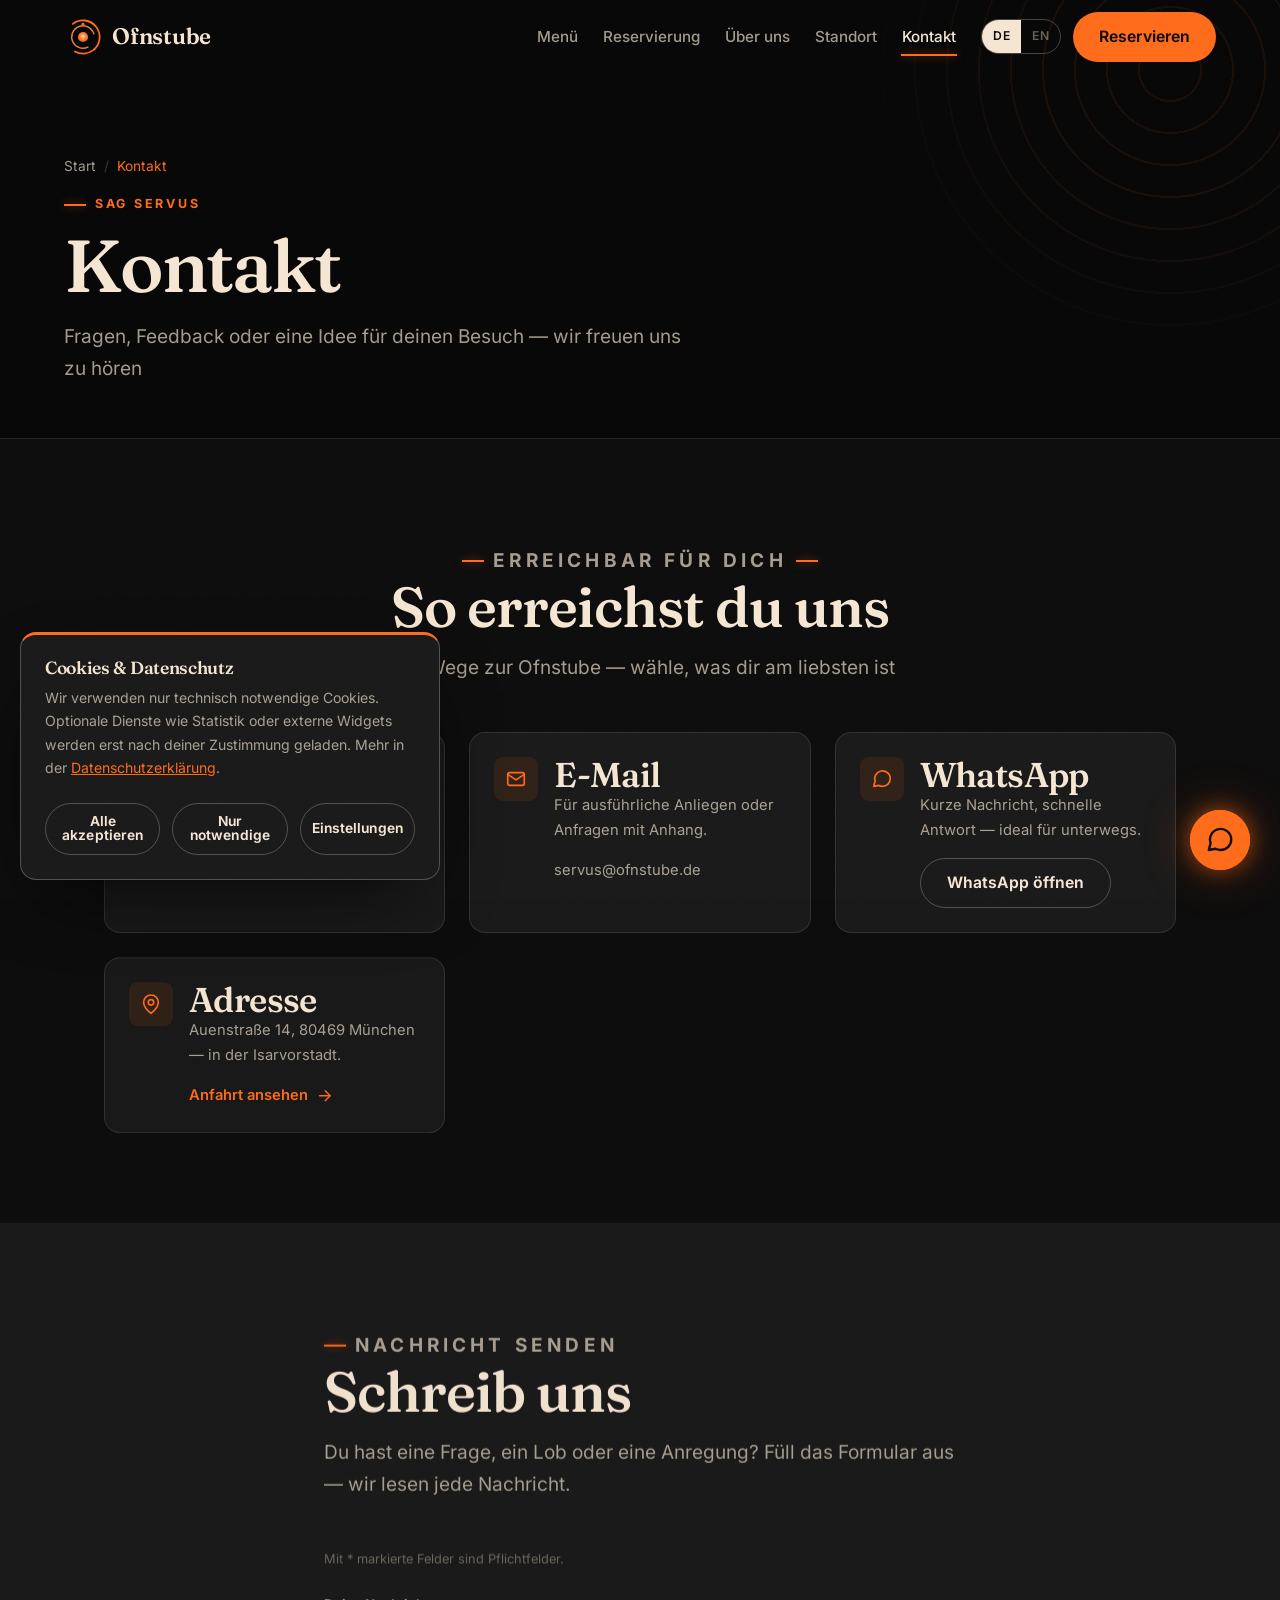
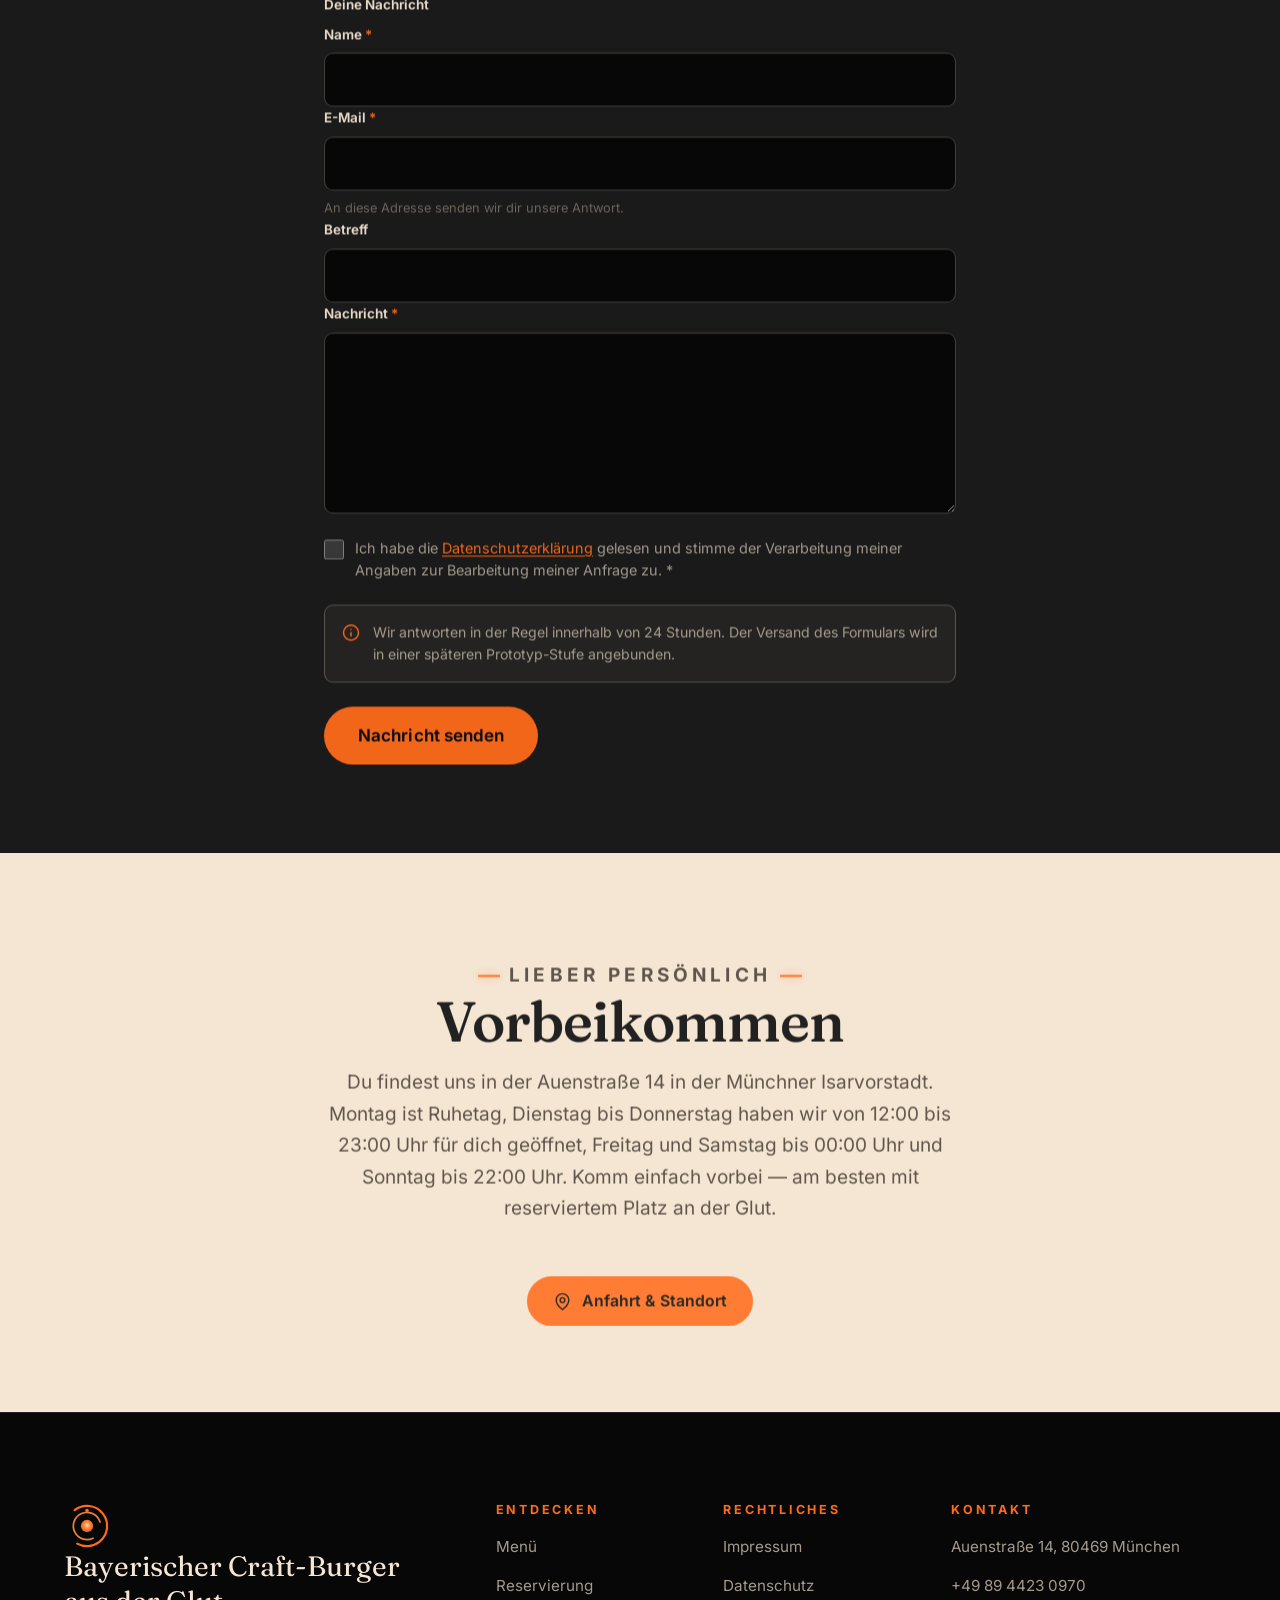
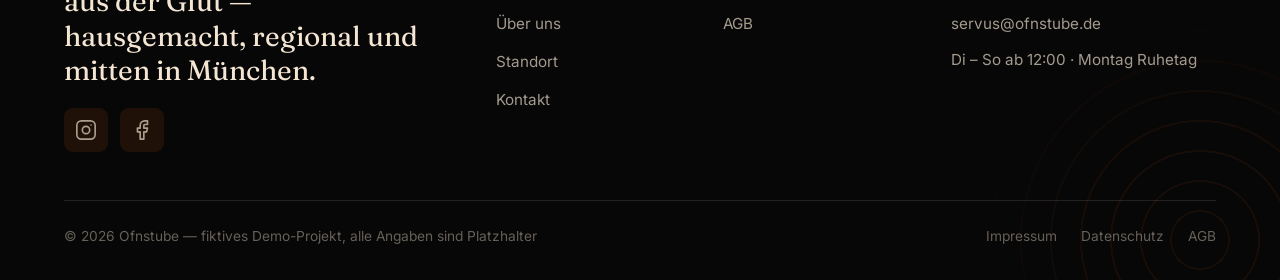
<file: pages/kontakt.html>
<!doctype html>
<html lang="de">
<head>
<meta charset="utf-8">
<meta name="viewport" content="width=device-width, initial-scale=1">
<title>Kontakt — Ofnstube · Craft-Burger München</title>
<meta name="description" content="Kontakt zu Ofnstube in München — Telefon, E-Mail, WhatsApp und Adresse. Fragen, Feedback oder eine Idee für deinen Besuch? Wir freuen uns auf deine Nachricht.">
<link rel="canonical" href="https://ofnstube.ais152.com/kontakt">
<meta name="theme-color" content="#0d0d0d">
<meta property="og:type" content="website">
<meta property="og:site_name" content="Ofnstube">
<meta property="og:title" content="Kontakt — Ofnstube">
<meta property="og:description" content="Kontakt zu Ofnstube in München — Telefon, E-Mail, WhatsApp und Adresse.">
<meta property="og:image" content="https://ofnstube.ais152.com/assets/images/hero-poster.jpg">
<meta property="og:locale" content="de_DE">
<meta name="twitter:card" content="summary_large_image">
<meta name="twitter:title" content="Kontakt — Ofnstube">
<meta name="twitter:description" content="Kontakt zu Ofnstube in München — Telefon, E-Mail, WhatsApp und Adresse.">
<meta name="twitter:image" content="https://ofnstube.ais152.com/assets/images/hero-poster.jpg">
<link rel="alternate" hreflang="de" href="https://ofnstube.ais152.com/kontakt">
<link rel="alternate" hreflang="en" href="https://ofnstube.ais152.com/kontakt">
<link rel="alternate" hreflang="x-default" href="https://ofnstube.ais152.com/kontakt">
<link rel="icon" href="../assets/logo/logo-2-mark-only.svg" type="image/svg+xml">
<link rel="preload" href="../assets/fonts/fraunces-variable.woff2" as="font" type="font/woff2" crossorigin>
<link rel="preload" href="../assets/fonts/inter-variable.woff2" as="font" type="font/woff2" crossorigin>
<link rel="stylesheet" href="../assets/css/tokens.css">
<link rel="stylesheet" href="../assets/css/base.css">
<link rel="stylesheet" href="../assets/css/glut-ring.css">
<link rel="stylesheet" href="../assets/css/layout.css">
<link rel="stylesheet" href="../assets/css/components.css">
<link rel="stylesheet" href="../assets/css/motion.css">
<link rel="stylesheet" href="../assets/css/hero.css">
<link rel="stylesheet" href="../assets/css/menu.css">
<script>document.documentElement.classList.add('js');</script>
<script type="application/ld+json">
{
  "@context": "https://schema.org",
  "@type": "BreadcrumbList",
  "itemListElement": [
    { "@type": "ListItem", "position": 1, "name": "Start", "item": "https://ofnstube.ais152.com/" },
    { "@type": "ListItem", "position": 2, "name": "Kontakt", "item": "https://ofnstube.ais152.com/kontakt" }
  ]
}
</script>
</head>
<body>
<a class="skip-link" href="#main">Zum Inhalt springen</a>

<!-- ============ HEADER ============ -->
<header class="site-header">
  <div class="container container--wide site-header__inner">
    <a class="brand" href="index.html" aria-label="Ofnstube — Startseite">
      <img class="logo-mark" src="../assets/logo/logo-2-mark-only.svg" alt="" width="38" height="38">
      <span class="brand__word">Ofnstube</span>
    </a>
    <nav class="nav" aria-label="Hauptnavigation">
      <a class="nav__link" href="menu.html" data-en="Menu">Menü</a>
      <a class="nav__link" href="reservation.html" data-en="Reservations">Reservierung</a>
      <a class="nav__link" href="ueber-uns.html" data-en="About">Über uns</a>
      <a class="nav__link" href="standort.html" data-en="Location">Standort</a>
      <a class="nav__link" href="kontakt.html" aria-current="page" data-en="Contact">Kontakt</a>
    </nav>
    <div class="header-actions">
      <div class="lang-switch" role="group" aria-label="Sprache / Language">
        <button class="lang-switch__btn" type="button" data-lang-btn="de" aria-pressed="true">DE</button>
        <button class="lang-switch__btn" type="button" data-lang-btn="en" aria-pressed="false">EN</button>
      </div>
      <a class="btn btn--primary" href="reservation.html" data-en="Reserve">Reservieren</a>
      <button class="nav-toggle" type="button" aria-expanded="false" aria-controls="mobile-nav" aria-label="Menü öffnen" data-en-label="Open menu">
        <span class="nav-toggle__bars" aria-hidden="true"></span>
      </button>
    </div>
  </div>
</header>

<!-- ============ MOBILE NAV ============ -->
<nav class="mobile-nav" id="mobile-nav" aria-label="Mobile Navigation">
  <a class="mobile-nav__link" href="menu.html" data-en="Menu">Menü</a>
  <a class="mobile-nav__link" href="reservation.html" data-en="Reservations">Reservierung</a>
  <a class="mobile-nav__link" href="ueber-uns.html" data-en="About">Über uns</a>
  <a class="mobile-nav__link" href="standort.html" data-en="Location">Standort</a>
  <a class="mobile-nav__link" href="kontakt.html" aria-current="page" data-en="Contact">Kontakt</a>
  <div class="mobile-nav__foot">
    <a class="btn btn--primary btn--block" href="reservation.html" data-en="Reserve a table">Tisch reservieren</a>
    <div class="lang-switch" role="group" aria-label="Sprache / Language">
      <button class="lang-switch__btn" type="button" data-lang-btn="de" aria-pressed="true">DE</button>
      <button class="lang-switch__btn" type="button" data-lang-btn="en" aria-pressed="false">EN</button>
    </div>
  </div>
</nav>

<main id="main">

  <!-- ============ PAGE HERO ============ -->
  <section class="page-hero">
    <div class="page-hero__rings" aria-hidden="true"><span class="glut-ring"></span></div>
    <div class="page-hero__inner">
      <nav class="breadcrumb" aria-label="Brotkrumen">
        <ol>
          <li><a href="index.html">Start</a></li>
          <li class="sep" aria-hidden="true">/</li>
          <li aria-current="page" data-en="Contact">Kontakt</li>
        </ol>
      </nav>
      <p class="eyebrow" data-en="Say hello">Sag Servus</p>
      <h1 data-en="Contact">Kontakt</h1>
      <p class="page-hero__sub" data-en="A question, feedback or an idea for your visit — we'd love to hear from you">Fragen, Feedback oder eine Idee für deinen Besuch — wir freuen uns zu hören</p>
    </div>
  </section>

  <!-- ============ KONTAKTWEGE ============ -->
  <section class="section">
    <div class="container">
      <div class="section-head section-head--center" data-reveal>
        <p class="eyebrow eyebrow--center" data-en="Here for you">Erreichbar für dich</p>
        <h2 data-en="How to reach us">So erreichst du uns</h2>
        <p data-en="Four ways to Ofnstube — pick whichever you like best">Vier Wege zur Ofnstube — wähle, was dir am liebsten ist</p>
      </div>
      <div class="grid grid--cards">

        <article class="info-tile" data-reveal>
          <span class="info-tile__icon" aria-hidden="true">
            <svg viewBox="0 0 24 24" fill="none" stroke="currentColor" stroke-width="1.8" stroke-linecap="round" stroke-linejoin="round"><path d="M22 16.9v3a2 2 0 0 1-2.2 2 19.8 19.8 0 0 1-8.6-3.1 19.5 19.5 0 0 1-6-6A19.8 19.8 0 0 1 2.1 4.2 2 2 0 0 1 4.1 2h3a2 2 0 0 1 2 1.7c.1 1 .4 1.9.7 2.8a2 2 0 0 1-.5 2.1L8.1 9.9a16 16 0 0 0 6 6l1.3-1.3a2 2 0 0 1 2.1-.4c.9.3 1.8.6 2.8.7a2 2 0 0 1 1.7 2z"/></svg>
          </span>
          <div>
            <h3 data-en="Phone">Telefon</h3>
            <p data-en="Reservations and quick questions — just give us a call.">Reservierungen und schnelle Fragen — ruf uns einfach an.</p>
            <p><a href="tel:+498944230970">+49 89 4423 0970</a></p>
          </div>
        </article>

        <article class="info-tile" data-reveal>
          <span class="info-tile__icon" aria-hidden="true">
            <svg viewBox="0 0 24 24" fill="none" stroke="currentColor" stroke-width="1.8" stroke-linecap="round" stroke-linejoin="round"><rect x="3" y="5" width="18" height="14" rx="2"/><path d="m3 7 9 6 9-6"/></svg>
          </span>
          <div>
            <h3 data-en="Email">E-Mail</h3>
            <p data-en="For detailed enquiries or requests with an attachment.">Für ausführliche Anliegen oder Anfragen mit Anhang.</p>
            <p><a href="mailto:servus@ofnstube.de">servus@ofnstube.de</a></p>
          </div>
        </article>

        <article class="info-tile" data-reveal>
          <span class="info-tile__icon" aria-hidden="true">
            <svg viewBox="0 0 24 24" fill="none" stroke="currentColor" stroke-width="1.8" stroke-linecap="round" stroke-linejoin="round"><path d="M21 11.5a8.4 8.4 0 0 1-8.5 8.5 8.5 8.5 0 0 1-4-1L3 20l1.5-5.5a8.5 8.5 0 1 1 16.5-3z"/></svg>
          </span>
          <div>
            <h3 data-en="WhatsApp">WhatsApp</h3>
            <p data-en="A short message, a quick reply — ideal when you're on the go.">Kurze Nachricht, schnelle Antwort — ideal für unterwegs.</p>
            <p><button class="btn btn--ghost" type="button" data-whatsapp data-en="Open WhatsApp">WhatsApp öffnen</button></p>
          </div>
        </article>

        <article class="info-tile" data-reveal>
          <span class="info-tile__icon" aria-hidden="true">
            <svg viewBox="0 0 24 24" fill="none" stroke="currentColor" stroke-width="1.8" stroke-linecap="round" stroke-linejoin="round"><path d="M20 10c0 6-8 12-8 12s-8-6-8-12a8 8 0 0 1 16 0z"/><circle cx="12" cy="10" r="3"/></svg>
          </span>
          <div>
            <h3 data-en="Address">Adresse</h3>
            <p data-en="Auenstraße 14, 80469 Munich — in the Isarvorstadt.">Auenstraße 14, 80469 München — in der Isarvorstadt.</p>
            <p><a class="link-arrow" href="standort.html" data-en-html="See directions
              <svg viewBox=&quot;0 0 24 24&quot; fill=&quot;none&quot; stroke=&quot;currentColor&quot; stroke-width=&quot;2&quot; stroke-linecap=&quot;round&quot; stroke-linejoin=&quot;round&quot; aria-hidden=&quot;true&quot;><path d=&quot;M5 12h14&quot;/><path d=&quot;m13 5 7 7-7 7&quot;/></svg>
            ">Anfahrt ansehen
              <svg viewBox="0 0 24 24" fill="none" stroke="currentColor" stroke-width="2" stroke-linecap="round" stroke-linejoin="round" aria-hidden="true"><path d="M5 12h14"/><path d="m13 5 7 7-7 7"/></svg>
            </a></p>
          </div>
        </article>

      </div>
    </div>
  </section>

  <!-- ============ SCHREIB UNS ============ -->
  <section class="section section--raised" id="schreib-uns">
    <div class="container container--narrow">
      <div class="section-head" data-reveal>
        <p class="eyebrow" data-en="Send a message">Nachricht senden</p>
        <h2 data-en="Write to us">Schreib uns</h2>
        <p data-en="Got a question, some praise or a suggestion? Fill in the form — we read every message.">Du hast eine Frage, ein Lob oder eine Anregung? Füll das Formular aus — wir lesen jede Nachricht.</p>
      </div>
      <form class="form" action="#" method="post" data-reveal>
        <p class="field__hint" id="hint-pflicht" data-en="Fields marked with * are required.">Mit * markierte Felder sind Pflichtfelder.</p>
        <fieldset class="fieldset">
          <legend data-en="Your message">Deine Nachricht</legend>
          <div class="field">
            <label for="kon-name" data-en-html="Name <span class=&quot;req&quot;>*</span>">Name <span class="req">*</span></label>
            <input class="input" type="text" id="kon-name" name="name" autocomplete="name" required aria-describedby="hint-pflicht">
          </div>
          <div class="field">
            <label for="kon-email" data-en-html="Email <span class=&quot;req&quot;>*</span>">E-Mail <span class="req">*</span></label>
            <input class="input" type="email" id="kon-email" name="email" autocomplete="email" required aria-describedby="hint-email">
            <p class="field__hint" id="hint-email" data-en="We'll send our reply to this address.">An diese Adresse senden wir dir unsere Antwort.</p>
          </div>
          <div class="field">
            <label for="kon-betreff" data-en="Subject">Betreff</label>
            <input class="input" type="text" id="kon-betreff" name="betreff">
          </div>
          <div class="field">
            <label for="kon-nachricht" data-en-html="Message <span class=&quot;req&quot;>*</span>">Nachricht <span class="req">*</span></label>
            <textarea class="textarea" id="kon-nachricht" name="nachricht" rows="6" required></textarea>
          </div>
        </fieldset>
        <div class="check">
          <input type="checkbox" id="kon-dsgvo" name="dsgvo" required>
          <label for="kon-dsgvo" data-en-html="I have read the <a href=&quot;datenschutz.html&quot;>privacy policy</a> and consent to the processing of my details for handling my request. <span class=&quot;req&quot;>*</span>">Ich habe die <a href="datenschutz.html">Datenschutzerklärung</a> gelesen und stimme der Verarbeitung meiner Angaben zur Bearbeitung meiner Anfrage zu. <span class="req">*</span></label>
        </div>
        <div class="notice notice--info">
          <svg viewBox="0 0 24 24" fill="none" stroke="currentColor" stroke-width="1.8" stroke-linecap="round" stroke-linejoin="round" aria-hidden="true"><circle cx="12" cy="12" r="9"/><path d="M12 16v-4M12 8h.01"/></svg>
          <p data-en="We usually reply within 24 hours. Form submission will be connected in a later prototype stage.">Wir antworten in der Regel innerhalb von 24 Stunden. Der Versand des Formulars wird in einer späteren Prototyp-Stufe angebunden.</p>
        </div>
        <div class="btn-row">
          <button class="btn btn--primary btn--lg" type="submit" data-en="Send message">Nachricht senden</button>
        </div>
      </form>
    </div>
  </section>

  <!-- ============ VORBEIKOMMEN ============ -->
  <section class="section section--bone">
    <div class="container container--narrow text-center">
      <div class="section-head section-head--center" data-reveal>
        <p class="eyebrow eyebrow--center" data-en="Rather in person">Lieber persönlich</p>
        <h2 data-en="Drop by">Vorbeikommen</h2>
        <p data-en="You'll find us at Auenstraße 14 in Munich's Isarvorstadt. Monday is our closing day; Tuesday to Thursday we're open from 12:00 to 23:00, Friday and Saturday until 00:00 and Sunday until 22:00. Just stop by — best of all with a reserved seat by the embers.">Du findest uns in der Auenstraße 14 in der Münchner Isarvorstadt. Montag ist Ruhetag, Dienstag bis Donnerstag haben wir von 12:00 bis 23:00 Uhr für dich geöffnet, Freitag und Samstag bis 00:00 Uhr und Sonntag bis 22:00 Uhr. Komm einfach vorbei — am besten mit reserviertem Platz an der Glut.</p>
      </div>
      <div class="btn-row btn-row--center section-foot" data-reveal>
        <a class="btn btn--primary" href="standort.html" data-en-html="
          <svg viewBox=&quot;0 0 24 24&quot; fill=&quot;none&quot; stroke=&quot;currentColor&quot; stroke-width=&quot;1.8&quot; stroke-linecap=&quot;round&quot; stroke-linejoin=&quot;round&quot; aria-hidden=&quot;true&quot;><path d=&quot;M20 10c0 6-8 12-8 12s-8-6-8-12a8 8 0 0 1 16 0z&quot;/><circle cx=&quot;12&quot; cy=&quot;10&quot; r=&quot;3&quot;/></svg>
          Directions &amp; location
        ">
          <svg viewBox="0 0 24 24" fill="none" stroke="currentColor" stroke-width="1.8" stroke-linecap="round" stroke-linejoin="round" aria-hidden="true"><path d="M20 10c0 6-8 12-8 12s-8-6-8-12a8 8 0 0 1 16 0z"/><circle cx="12" cy="10" r="3"/></svg>
          Anfahrt &amp; Standort
        </a>
      </div>
    </div>
  </section>

</main>

<!-- ============ FOOTER ============ -->
<footer class="site-footer">
  <span class="glut-ring glut-ring--footer" aria-hidden="true"></span>
  <div class="container container--wide">
    <div class="footer-grid">
      <div class="footer-col footer-brand">
        <img class="logo-mark" src="../assets/logo/logo-2-mark-only.svg" alt="Ofnstube" width="46" height="46">
        <p>Bayerischer Craft-Burger aus der Glut — hausgemacht, regional und mitten in München.</p>
        <div class="btn-row" style="margin-top:1.25rem">
          <a class="info-tile__icon" href="https://www.instagram.com/ofnstube" target="_blank" rel="noopener" aria-label="Ofnstube auf Instagram">
            <svg viewBox="0 0 24 24" fill="none" stroke="currentColor" stroke-width="1.8" stroke-linecap="round" stroke-linejoin="round" aria-hidden="true"><rect x="2" y="2" width="20" height="20" rx="5"/><circle cx="12" cy="12" r="4"/><path d="M17.5 6.5h.01"/></svg>
          </a>
          <a class="info-tile__icon" href="https://www.facebook.com/ofnstube" target="_blank" rel="noopener" aria-label="Ofnstube auf Facebook">
            <svg viewBox="0 0 24 24" fill="none" stroke="currentColor" stroke-width="1.8" stroke-linecap="round" stroke-linejoin="round" aria-hidden="true"><path d="M18 2h-3a5 5 0 0 0-5 5v3H7v4h3v8h4v-8h3l1-4h-4V7a1 1 0 0 1 1-1h3z"/></svg>
          </a>
        </div>
      </div>
      <div class="footer-col">
        <h4>Entdecken</h4>
        <ul>
          <li><a href="menu.html" data-en="Menu">Menü</a></li>
          <li><a href="reservation.html" data-en="Reservations">Reservierung</a></li>
          <li><a href="ueber-uns.html" data-en="About">Über uns</a></li>
          <li><a href="standort.html" data-en="Location">Standort</a></li>
          <li><a href="kontakt.html" data-en="Contact">Kontakt</a></li>
        </ul>
      </div>
      <div class="footer-col">
        <h4>Rechtliches</h4>
        <ul>
          <li><a href="impressum.html">Impressum</a></li>
          <li><a href="datenschutz.html">Datenschutz</a></li>
          <li><a href="agb.html">AGB</a></li>
        </ul>
      </div>
      <div class="footer-col">
        <h4>Kontakt</h4>
        <ul>
          <li><a href="https://maps.google.com/?q=Auenstra%C3%9Fe+14+M%C3%BCnchen" target="_blank" rel="noopener">Auenstraße 14, 80469 München</a></li>
          <li><a href="tel:+498944230970">+49 89 4423 0970</a></li>
          <li><a href="mailto:servus@ofnstube.de">servus@ofnstube.de</a></li>
          <li><p>Di – So ab 12:00 · Montag Ruhetag</p></li>
        </ul>
      </div>
    </div>
    <div class="footer-bottom">
      <p>© <span data-year>2026</span> Ofnstube — fiktives Demo-Projekt, alle Angaben sind Platzhalter</p>
      <nav aria-label="Rechtliche Links">
        <a href="impressum.html">Impressum</a>
        <a href="datenschutz.html">Datenschutz</a>
        <a href="agb.html">AGB</a>
      </nav>
    </div>
  </div>
</footer>

<!-- ============ WHATSAPP FAB ============ -->
<a class="fab" href="https://wa.me/4915144209930" target="_blank" rel="noopener" data-whatsapp aria-label="Ofnstube per WhatsApp kontaktieren">
  <span class="fab__ping" aria-hidden="true"></span>
  <svg viewBox="0 0 24 24" fill="none" stroke="currentColor" stroke-width="1.9" stroke-linecap="round" stroke-linejoin="round" aria-hidden="true"><path d="M21 11.5a8.4 8.4 0 0 1-8.5 8.5 8.5 8.5 0 0 1-4-1L3 20l1.5-5.5a8.5 8.5 0 1 1 16.5-3z"/></svg>
</a>

<!-- ============ COOKIE BANNER (DSGVO — 3 gleichwertige Buttons) ============ -->
<aside class="cookie-banner" id="cookie-banner" aria-label="Cookie-Hinweis" hidden>
  <h3>Cookies &amp; Datenschutz</h3>
  <p>Wir verwenden nur technisch notwendige Cookies. Optionale Dienste wie Statistik oder externe Widgets werden erst nach deiner Zustimmung geladen. Mehr in der <a href="datenschutz.html">Datenschutzerklärung</a>.</p>
  <div class="cookie-actions">
    <button class="btn" type="button" data-cookie="all">Alle akzeptieren</button>
    <button class="btn" type="button" data-cookie="necessary">Nur notwendige</button>
    <button class="btn" type="button" data-cookie="settings">Einstellungen</button>
  </div>
</aside>

<script src="../assets/vendor/lenis.min.js"></script>
<script src="../assets/vendor/gsap.min.js"></script>
<script src="../assets/vendor/ScrollTrigger.min.js"></script>
<script src="../assets/js/lenis-init.js"></script>
<script src="../assets/js/gsap-init.js"></script>
<script src="../assets/js/allergens.js"></script>
<script src="../assets/js/menu-renderer.js"></script>
<script src="../assets/js/quandoo-loader.js"></script>
<script src="../assets/js/whatsapp.js"></script>
<script src="../assets/js/lang.js"></script>
<script src="../assets/js/main.js"></script>
</body>
</html>
</file>
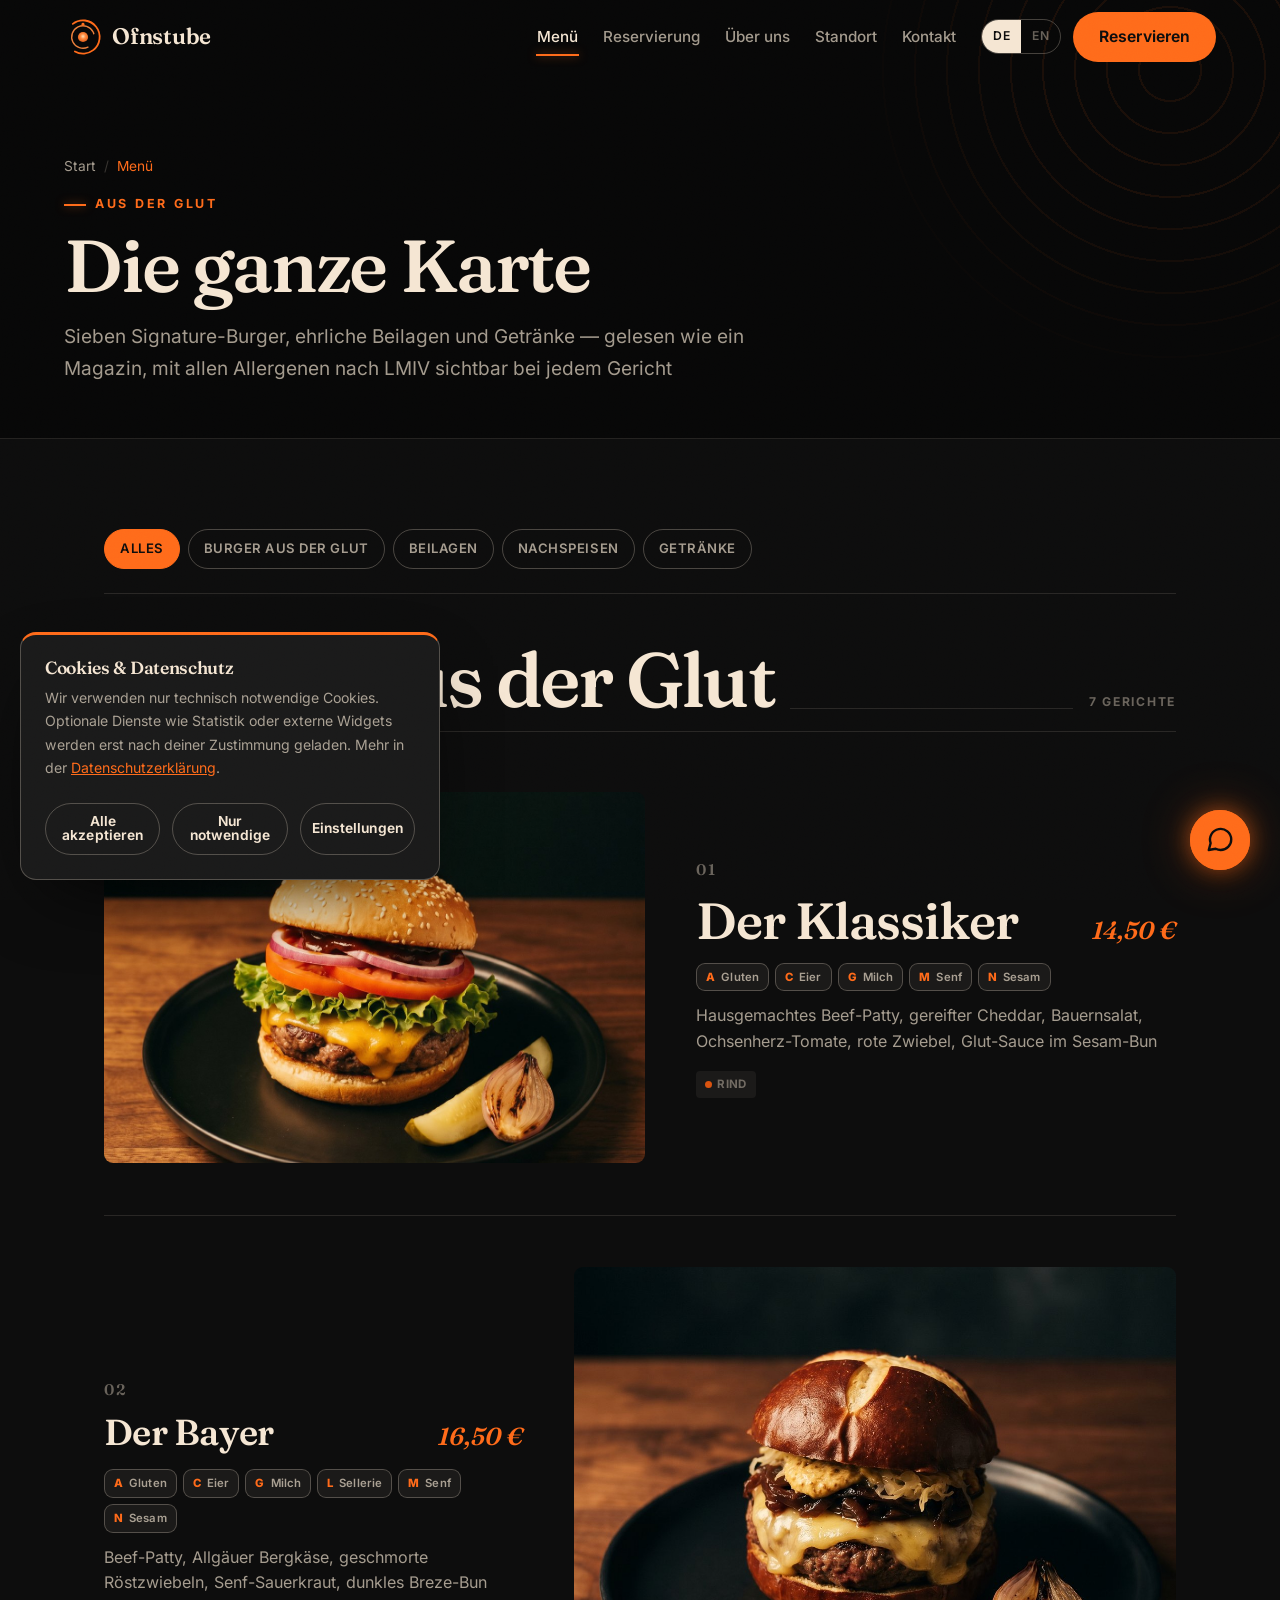
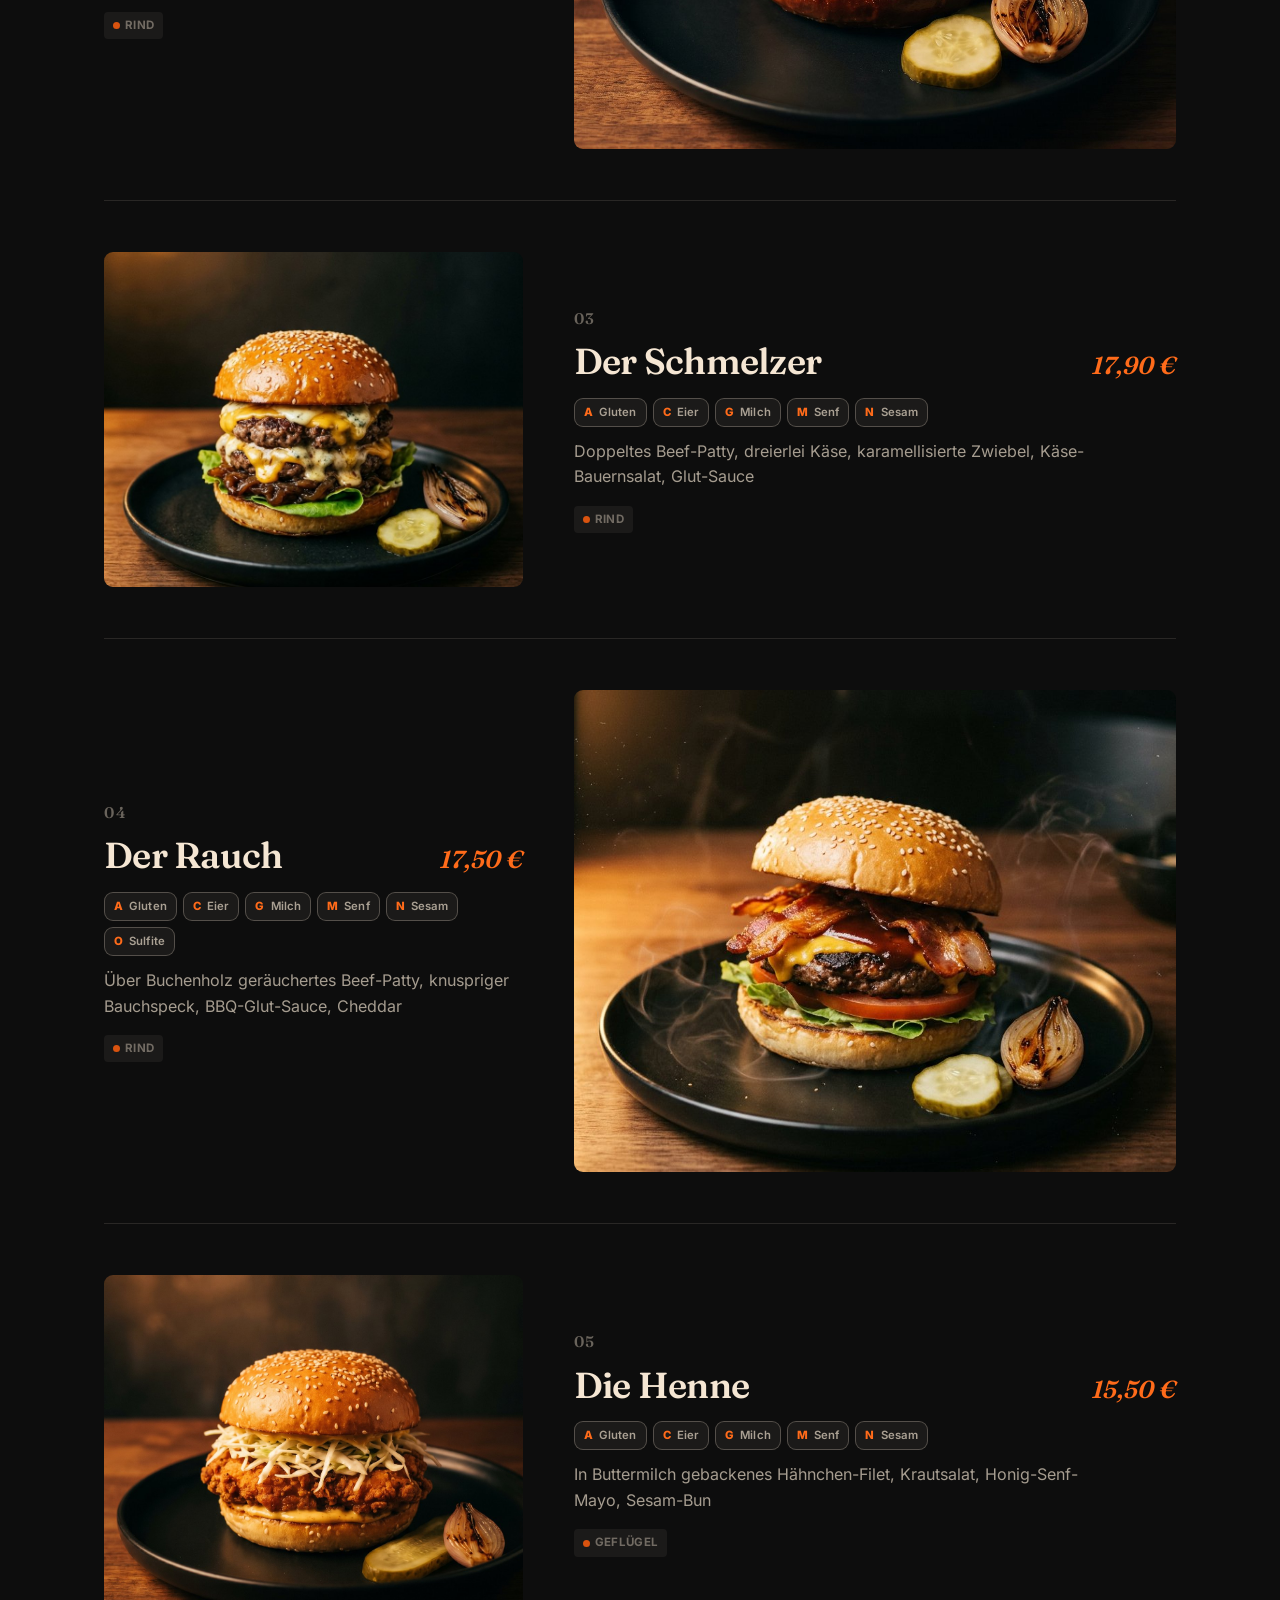
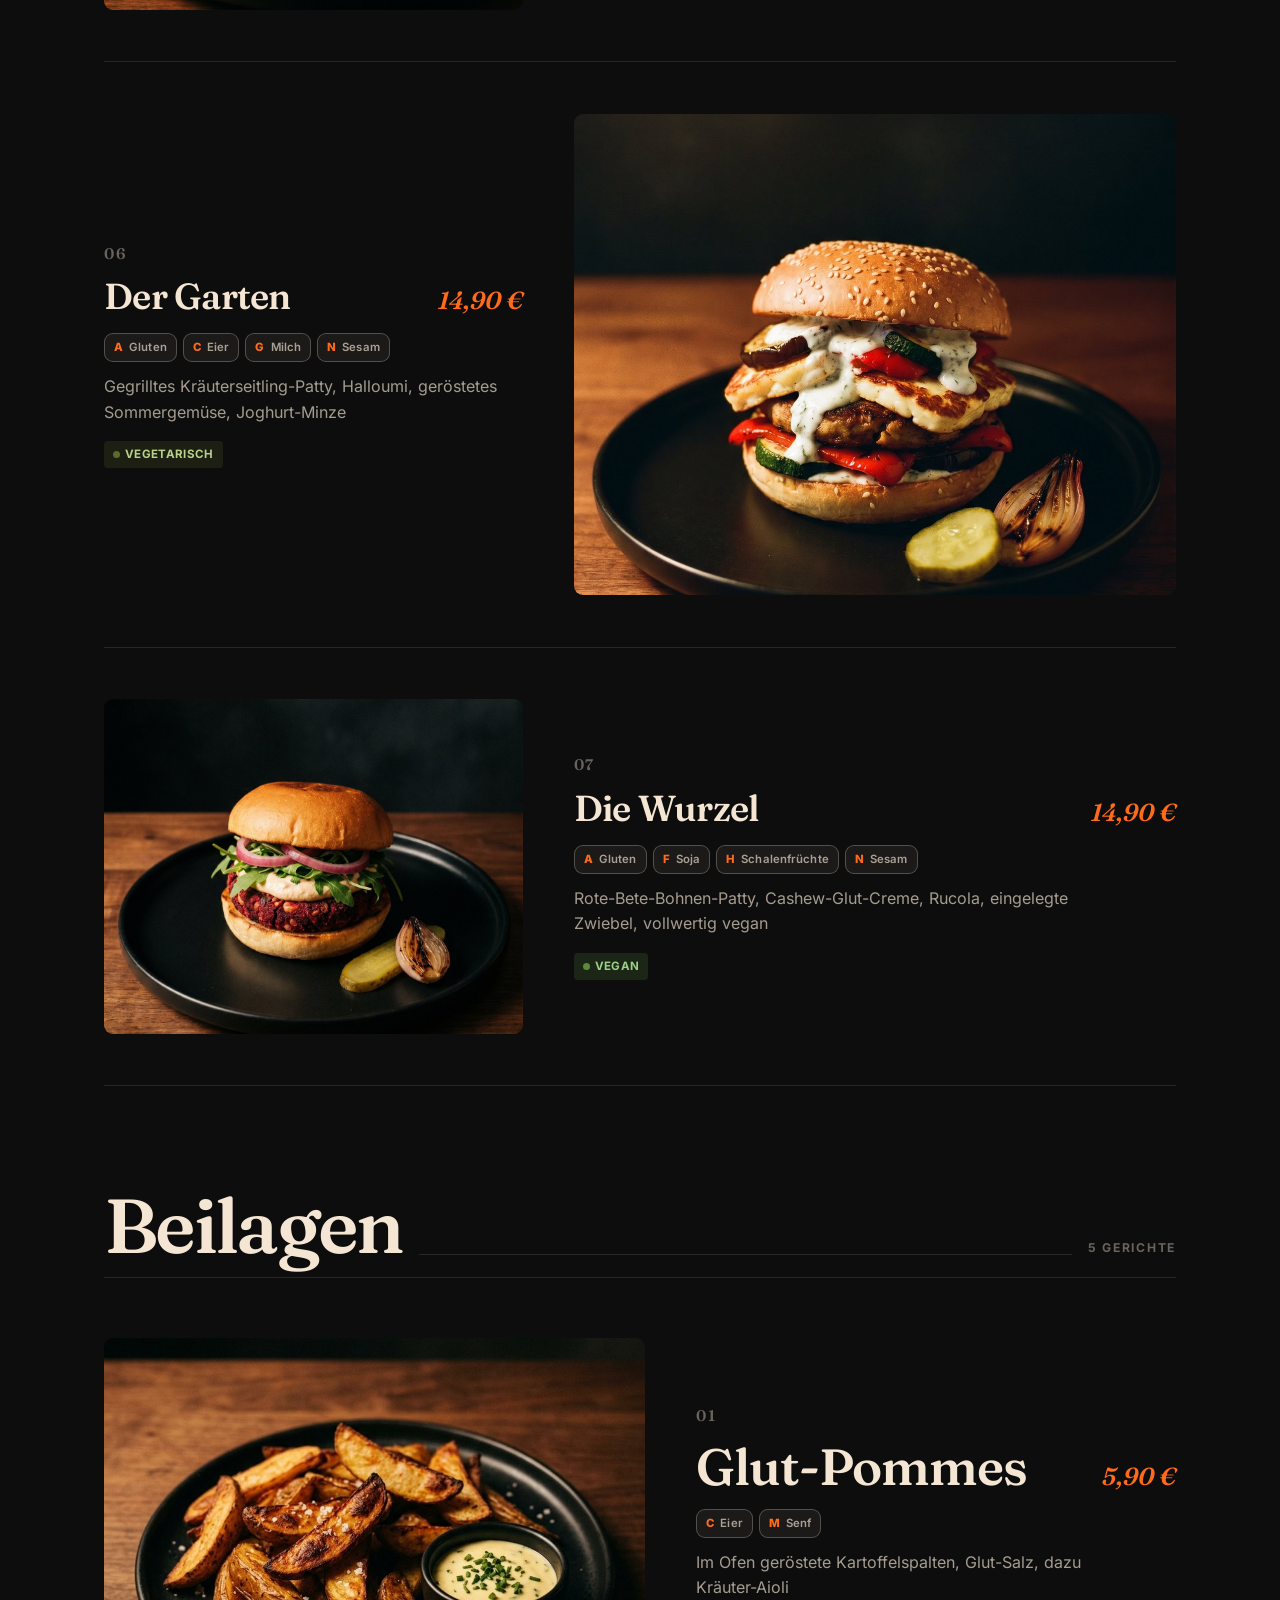
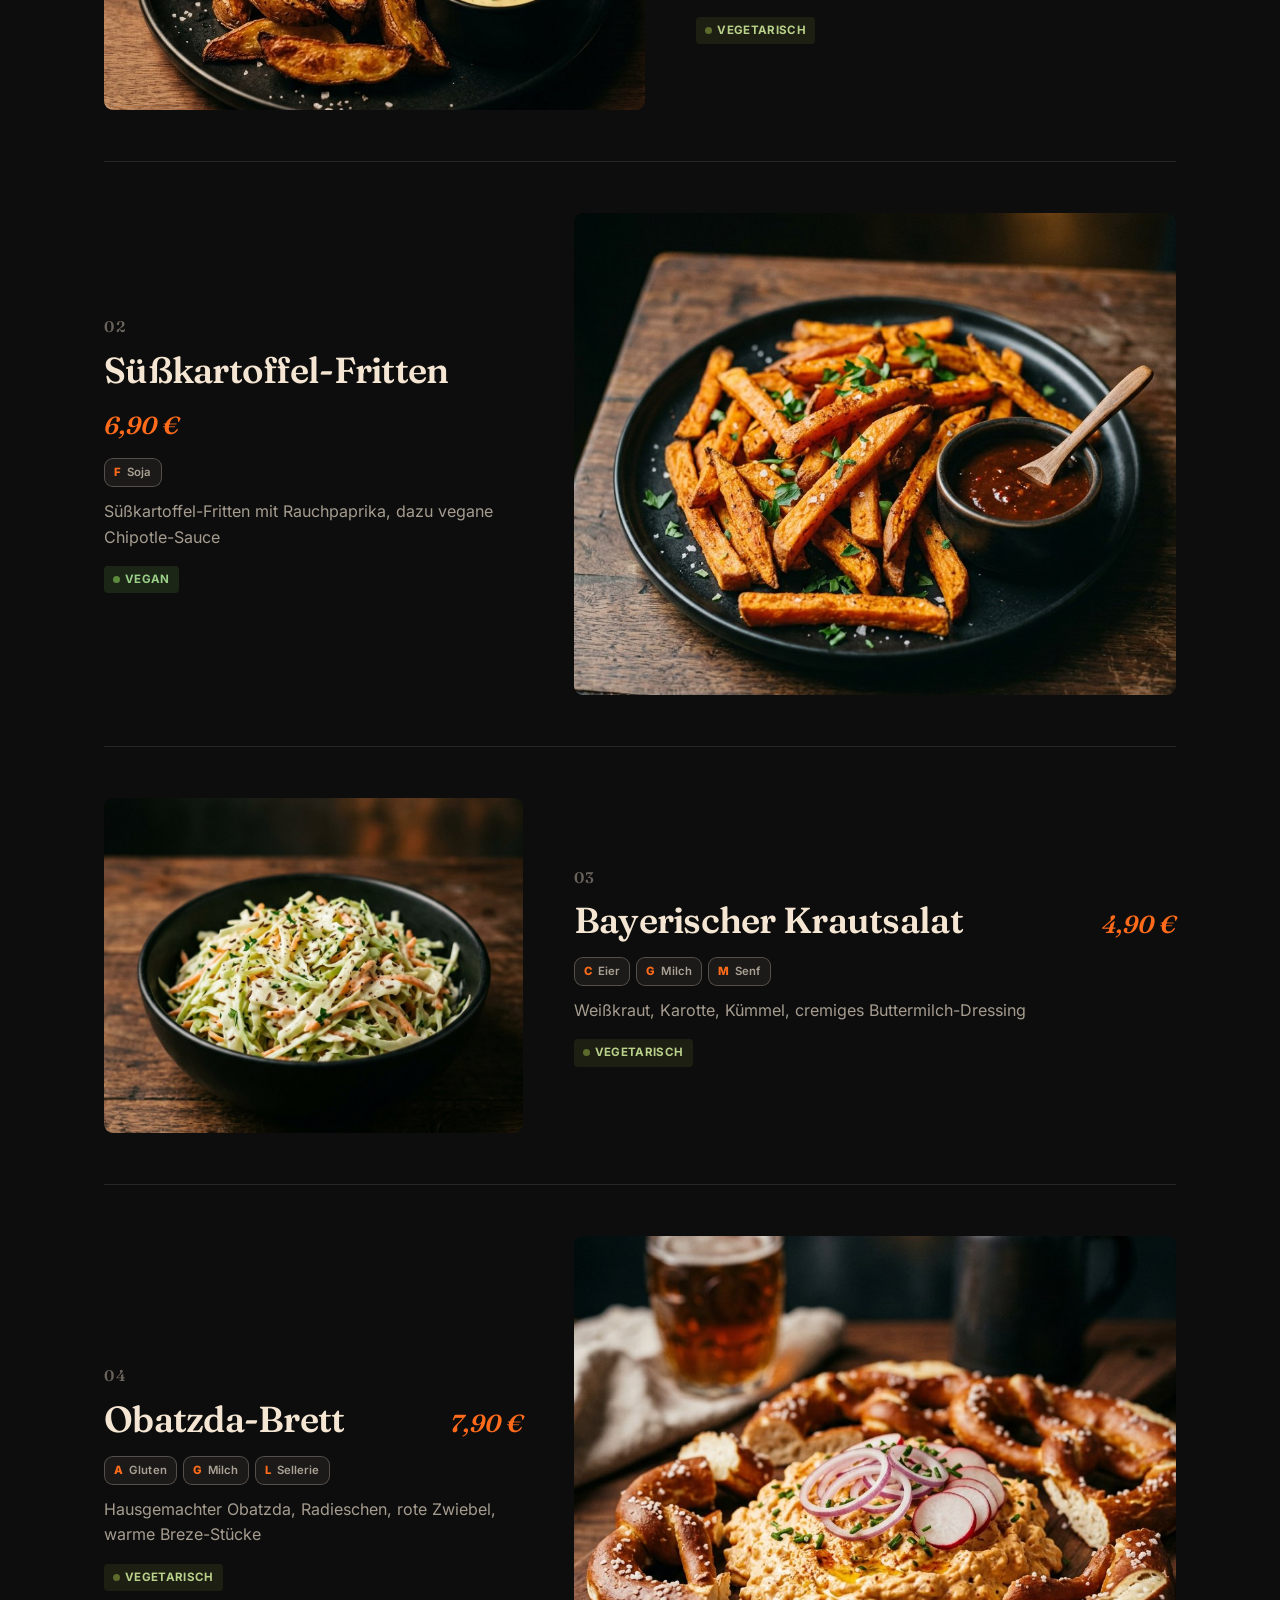
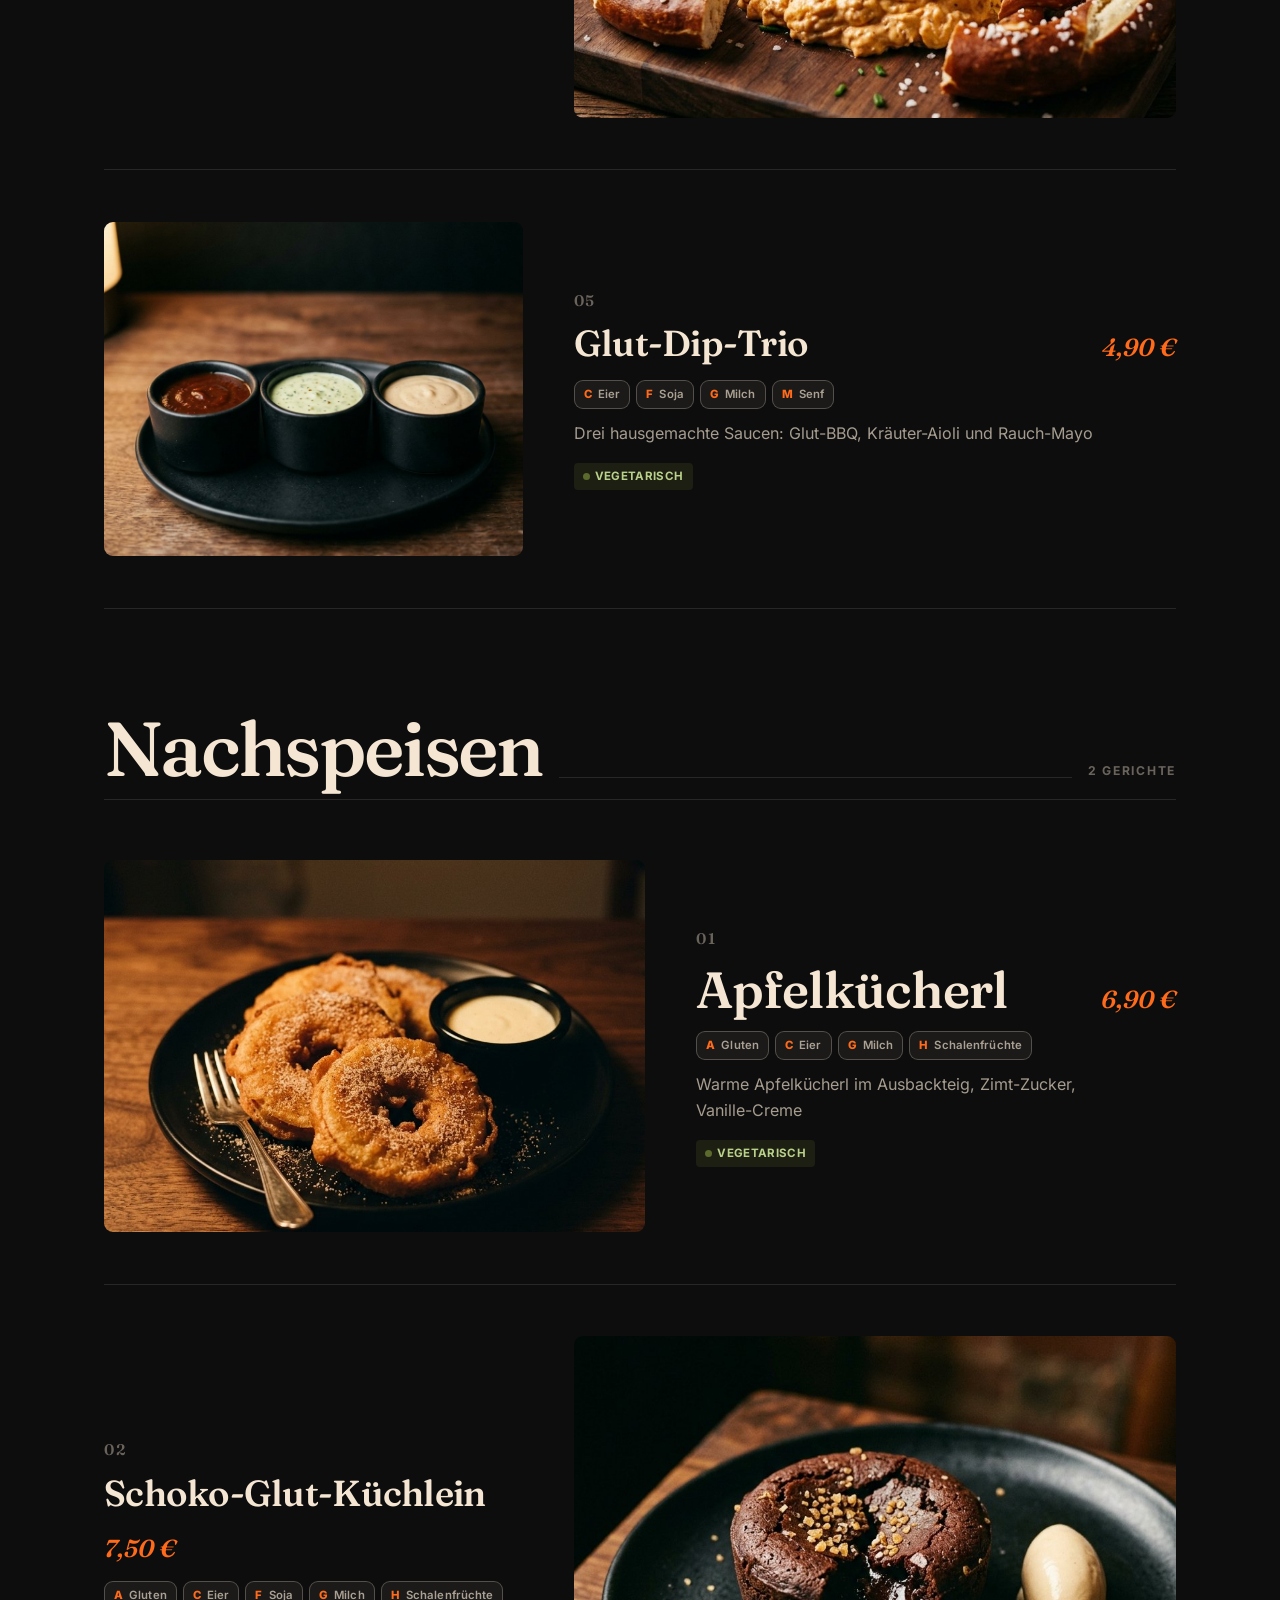
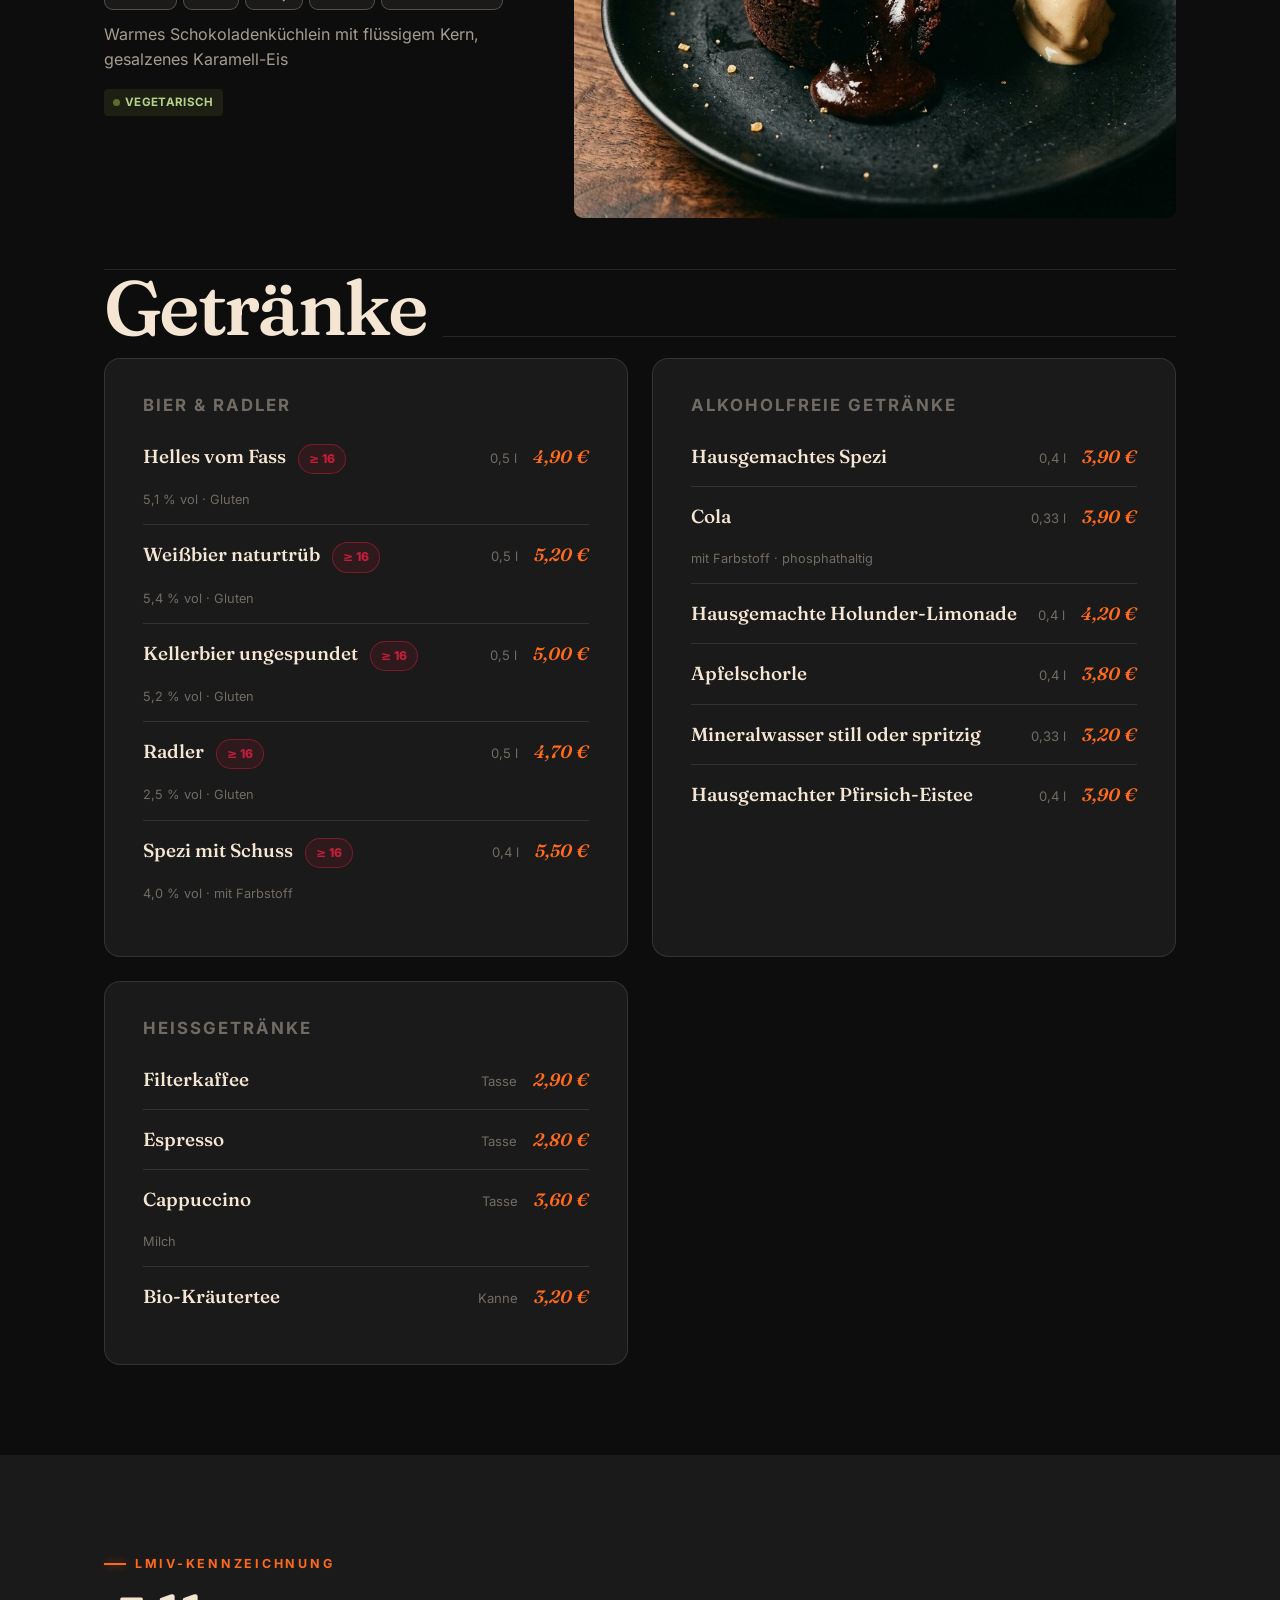
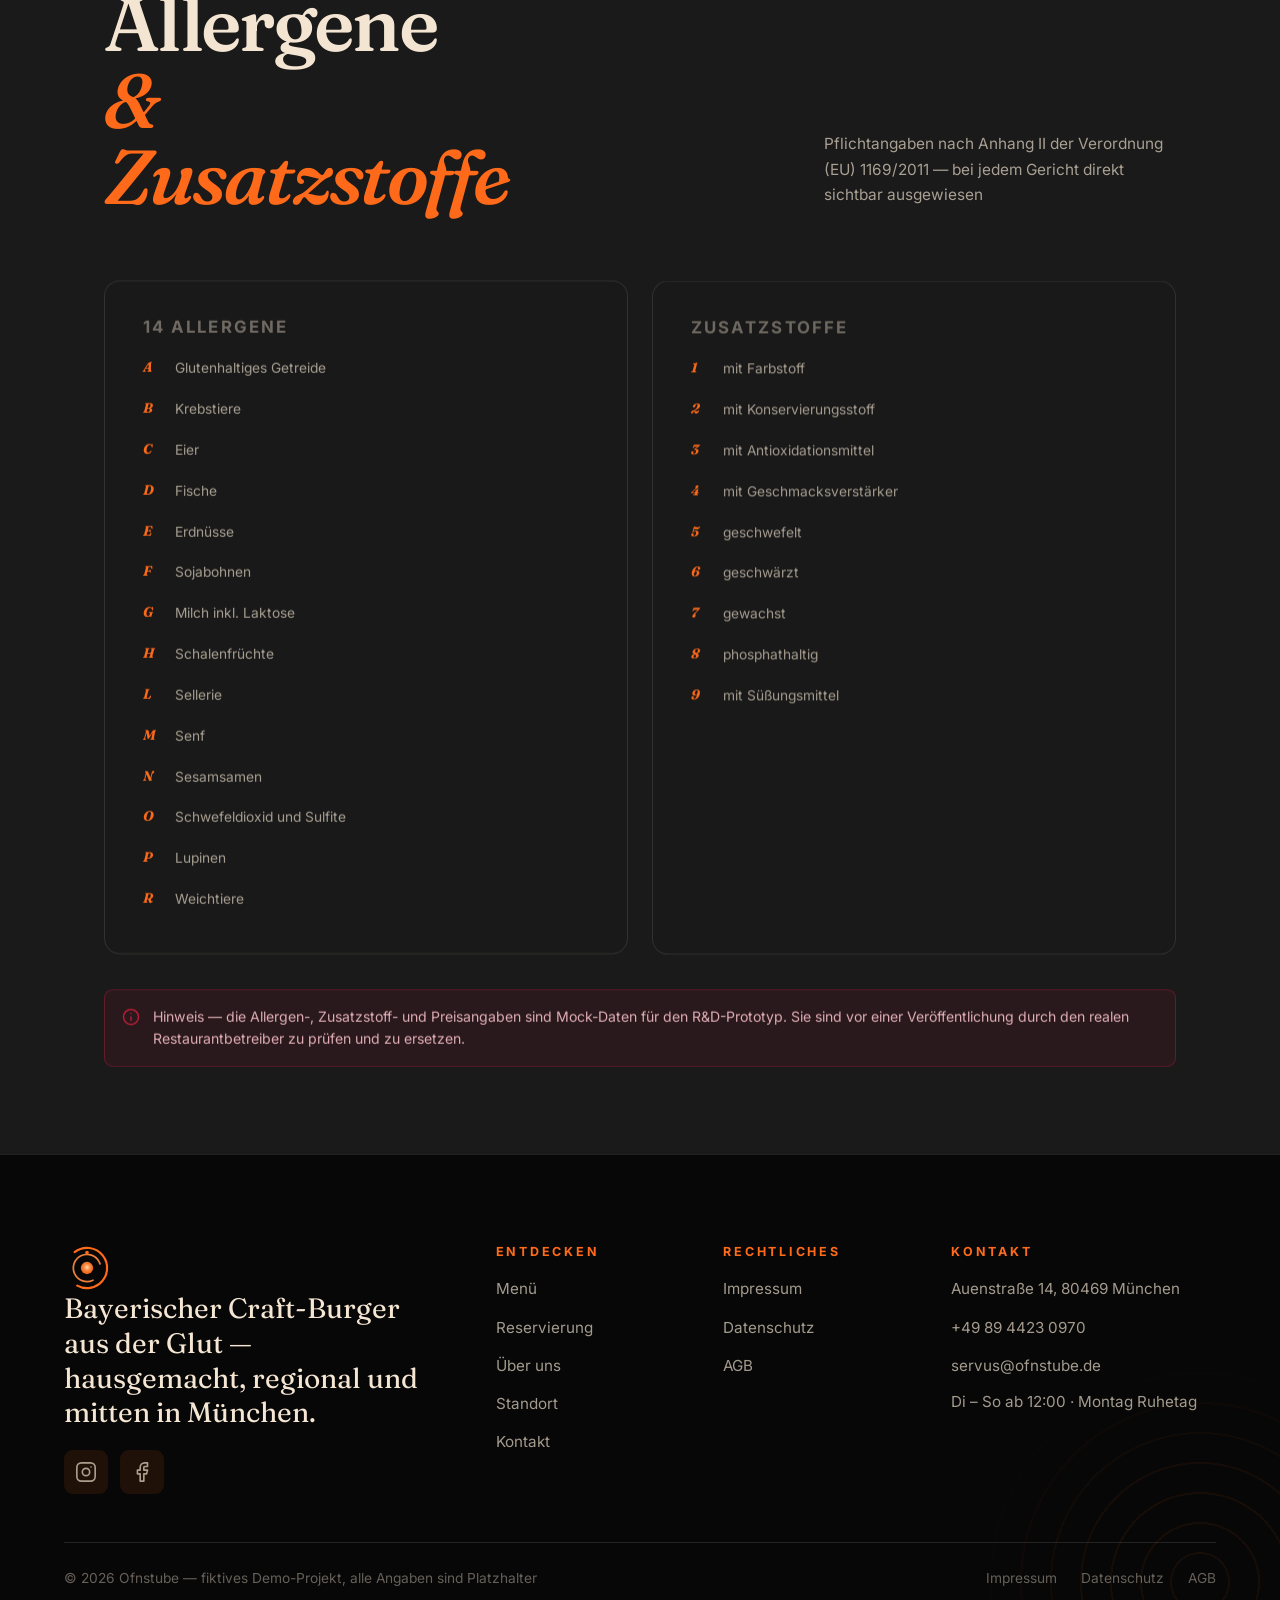
<file: pages/menu.html>
<!doctype html>
<html lang="de">
<head>
<meta charset="utf-8">
<meta name="viewport" content="width=device-width, initial-scale=1">
<title>Menü — Ofnstube · Craft-Burger München</title>
<meta name="description" content="Die Karte von Ofnstube — sieben Signature-Burger aus der Glut, Beilagen, Nachspeisen und Getränke. Alle Allergene nach LMIV sichtbar ausgewiesen.">
<link rel="canonical" href="https://ofnstube.ais152.com/menu">
<meta name="theme-color" content="#0d0d0d">
<meta property="og:type" content="website">
<meta property="og:site_name" content="Ofnstube">
<meta property="og:title" content="Menü — Ofnstube">
<meta property="og:description" content="Sieben Signature-Burger aus der Glut, Beilagen und Getränke. Allergene nach LMIV ausgewiesen.">
<meta property="og:image" content="https://ofnstube.ais152.com/assets/images/hero-poster.jpg">
<meta property="og:locale" content="de_DE">
<meta name="twitter:card" content="summary_large_image">
<meta name="twitter:title" content="Menü — Ofnstube">
<meta name="twitter:description" content="Sieben Signature-Burger aus der Glut. Allergene nach LMIV ausgewiesen.">
<meta name="twitter:image" content="https://ofnstube.ais152.com/assets/images/hero-poster.jpg">
<link rel="alternate" hreflang="de" href="https://ofnstube.ais152.com/menu">
<link rel="alternate" hreflang="en" href="https://ofnstube.ais152.com/menu">
<link rel="alternate" hreflang="x-default" href="https://ofnstube.ais152.com/menu">
<link rel="icon" href="../assets/logo/logo-2-mark-only.svg" type="image/svg+xml">
<link rel="preload" href="../assets/fonts/fraunces-variable.woff2" as="font" type="font/woff2" crossorigin>
<link rel="preload" href="../assets/fonts/inter-variable.woff2" as="font" type="font/woff2" crossorigin>
<link rel="stylesheet" href="../assets/css/tokens.css">
<link rel="stylesheet" href="../assets/css/base.css">
<link rel="stylesheet" href="../assets/css/glut-ring.css">
<link rel="stylesheet" href="../assets/css/layout.css">
<link rel="stylesheet" href="../assets/css/components.css">
<link rel="stylesheet" href="../assets/css/motion.css">
<link rel="stylesheet" href="../assets/css/hero.css">
<link rel="stylesheet" href="../assets/css/menu.css">
<script>document.documentElement.classList.add('js');</script>
<script type="application/ld+json">
{
  "@context": "https://schema.org",
  "@type": "BreadcrumbList",
  "itemListElement": [
    { "@type": "ListItem", "position": 1, "name": "Start", "item": "https://ofnstube.ais152.com/" },
    { "@type": "ListItem", "position": 2, "name": "Menü", "item": "https://ofnstube.ais152.com/menu" }
  ]
}
</script>
<script type="application/ld+json">
{
  "@context": "https://schema.org",
  "@type": "Menu",
  "name": "Ofnstube Menü",
  "inLanguage": "de",
  "hasMenuSection": [
    {
      "@type": "MenuSection",
      "name": "Burger aus der Glut",
      "hasMenuItem": [
        { "@type": "MenuItem", "name": "Der Klassiker", "description": "Hausgemachtes Beef-Patty, gereifter Cheddar, Bauernsalat, Tomate, Zwiebel, Glut-Sauce", "offers": { "@type": "Offer", "price": "14.50", "priceCurrency": "EUR" } },
        { "@type": "MenuItem", "name": "Der Bayer", "description": "Beef-Patty, Allgäuer Bergkäse, Röstzwiebeln, Senf-Sauerkraut, Breze-Bun", "offers": { "@type": "Offer", "price": "16.50", "priceCurrency": "EUR" } },
        { "@type": "MenuItem", "name": "Der Schmelzer", "description": "Doppeltes Beef-Patty, dreierlei Käse, karamellisierte Zwiebel", "offers": { "@type": "Offer", "price": "17.90", "priceCurrency": "EUR" } },
        { "@type": "MenuItem", "name": "Der Rauch", "description": "Über Buchenholz geräuchertes Beef-Patty, Bauchspeck, BBQ-Glut-Sauce", "offers": { "@type": "Offer", "price": "17.50", "priceCurrency": "EUR" } },
        { "@type": "MenuItem", "name": "Die Henne", "description": "In Buttermilch gebackenes Hähnchen-Filet, Krautsalat, Honig-Senf-Mayo", "offers": { "@type": "Offer", "price": "15.50", "priceCurrency": "EUR" } },
        { "@type": "MenuItem", "name": "Der Garten", "description": "Kräuterseitling-Patty, Halloumi, geröstetes Gemüse, Joghurt-Minze", "suitableForDiet": "https://schema.org/VegetarianDiet", "offers": { "@type": "Offer", "price": "14.90", "priceCurrency": "EUR" } },
        { "@type": "MenuItem", "name": "Die Wurzel", "description": "Rote-Bete-Bohnen-Patty, Cashew-Glut-Creme, Rucola, vegan", "suitableForDiet": "https://schema.org/VeganDiet", "offers": { "@type": "Offer", "price": "14.90", "priceCurrency": "EUR" } }
      ]
    },
    {
      "@type": "MenuSection",
      "name": "Beilagen",
      "hasMenuItem": [
        { "@type": "MenuItem", "name": "Glut-Pommes", "offers": { "@type": "Offer", "price": "5.90", "priceCurrency": "EUR" } },
        { "@type": "MenuItem", "name": "Süßkartoffel-Fritten", "suitableForDiet": "https://schema.org/VeganDiet", "offers": { "@type": "Offer", "price": "6.90", "priceCurrency": "EUR" } },
        { "@type": "MenuItem", "name": "Bayerischer Krautsalat", "offers": { "@type": "Offer", "price": "4.90", "priceCurrency": "EUR" } },
        { "@type": "MenuItem", "name": "Obatzda-Brett", "offers": { "@type": "Offer", "price": "7.90", "priceCurrency": "EUR" } },
        { "@type": "MenuItem", "name": "Glut-Dip-Trio", "offers": { "@type": "Offer", "price": "4.90", "priceCurrency": "EUR" } }
      ]
    },
    {
      "@type": "MenuSection",
      "name": "Nachspeisen",
      "hasMenuItem": [
        { "@type": "MenuItem", "name": "Apfelkücherl", "offers": { "@type": "Offer", "price": "6.90", "priceCurrency": "EUR" } },
        { "@type": "MenuItem", "name": "Schoko-Glut-Küchlein", "offers": { "@type": "Offer", "price": "7.50", "priceCurrency": "EUR" } }
      ]
    }
  ]
}
</script>
</head>
<body>
<a class="skip-link" href="#main">Zum Inhalt springen</a>

<header class="site-header">
  <div class="container container--wide site-header__inner">
    <a class="brand" href="index.html" aria-label="Ofnstube — Startseite">
      <img class="logo-mark" src="../assets/logo/logo-2-mark-only.svg" alt="" width="38" height="38">
      <span class="brand__word">Ofnstube</span>
    </a>
    <nav class="nav" aria-label="Hauptnavigation">
      <a class="nav__link" href="menu.html" aria-current="page" data-en="Menu">Menü</a>
      <a class="nav__link" href="reservation.html" data-en="Reservations">Reservierung</a>
      <a class="nav__link" href="ueber-uns.html" data-en="About">Über uns</a>
      <a class="nav__link" href="standort.html" data-en="Location">Standort</a>
      <a class="nav__link" href="kontakt.html" data-en="Contact">Kontakt</a>
    </nav>
    <div class="header-actions">
      <div class="lang-switch" role="group" aria-label="Sprache / Language">
        <button class="lang-switch__btn" type="button" data-lang-btn="de" aria-pressed="true">DE</button>
        <button class="lang-switch__btn" type="button" data-lang-btn="en" aria-pressed="false">EN</button>
      </div>
      <a class="btn btn--primary" href="reservation.html" data-en="Reserve">Reservieren</a>
      <button class="nav-toggle" type="button" aria-expanded="false" aria-controls="mobile-nav" aria-label="Menü öffnen" data-en-label="Open menu">
        <span class="nav-toggle__bars" aria-hidden="true"></span>
      </button>
    </div>
  </div>
</header>

<nav class="mobile-nav" id="mobile-nav" aria-label="Mobile Navigation">
  <a class="mobile-nav__link" href="menu.html" aria-current="page" data-en="Menu">Menü</a>
  <a class="mobile-nav__link" href="reservation.html" data-en="Reservations">Reservierung</a>
  <a class="mobile-nav__link" href="ueber-uns.html" data-en="About">Über uns</a>
  <a class="mobile-nav__link" href="standort.html" data-en="Location">Standort</a>
  <a class="mobile-nav__link" href="kontakt.html" data-en="Contact">Kontakt</a>
  <div class="mobile-nav__foot">
    <a class="btn btn--primary btn--block" href="reservation.html" data-en="Reserve a table">Tisch reservieren</a>
    <div class="lang-switch" role="group" aria-label="Sprache / Language">
      <button class="lang-switch__btn" type="button" data-lang-btn="de" aria-pressed="true">DE</button>
      <button class="lang-switch__btn" type="button" data-lang-btn="en" aria-pressed="false">EN</button>
    </div>
  </div>
</nav>

<main id="main">

  <section class="page-hero">
    <div class="page-hero__rings" aria-hidden="true"><span class="glut-ring"></span></div>
    <div class="page-hero__inner">
      <nav class="breadcrumb" aria-label="Brotkrumen">
        <ol>
          <li><a href="index.html" data-en="Home">Start</a></li>
          <li class="sep" aria-hidden="true">/</li>
          <li aria-current="page" data-en="Menu">Menü</li>
        </ol>
      </nav>
      <p class="eyebrow" data-en="From the embers">Aus der Glut</p>
      <h1 data-en="The full menu">Die ganze Karte</h1>
      <p class="page-hero__sub" data-en="Seven signature burgers, honest sides and drinks — read like a magazine, with all allergens under LMIV visible on every dish">Sieben Signature-Burger, ehrliche Beilagen und Getränke — gelesen wie ein Magazin, mit allen Allergenen nach LMIV sichtbar bei jedem Gericht</p>
    </div>
  </section>

  <section class="section">
    <div class="container">
      <div class="menu-toolbar">
        <div class="menu-filter" data-menu-filter aria-label="Kategorien filtern"></div>
      </div>
      <p class="menu-state" data-menu-loading data-en="Menu is loading …">Menü wird geladen …</p>
      <p class="menu-state" data-menu-error hidden data-en="The menu could not be loaded — please reload the page">Das Menü konnte nicht geladen werden — bitte lade die Seite neu</p>
      <div data-menu-root></div>
      <div data-drinks-root></div>
    </div>
  </section>

  <section class="section section--raised">
    <div class="container">
      <div class="ed-head" data-reveal>
        <div class="ed-head__lead">
          <p class="eyebrow" data-en="LMIV labelling">LMIV-Kennzeichnung</p>
          <h2 data-en-html="Allergens <em>&amp; additives</em>">Allergene <em>&amp; Zusatzstoffe</em></h2>
        </div>
        <div class="ed-head__aside">
          <p data-en="Mandatory information under Annex II of Regulation (EU) 1169/2011 — shown directly and visibly on every dish">Pflichtangaben nach Anhang II der Verordnung (EU) 1169/2011 — bei jedem Gericht direkt sichtbar ausgewiesen</p>
        </div>
      </div>
      <div class="grid grid--2">
        <div class="legend" data-reveal>
          <h3 data-en="14 allergens">14 Allergene</h3>
          <div class="legend-grid">
            <div class="legend-item"><span class="code">A</span><span data-en="Cereals containing gluten">Glutenhaltiges Getreide</span></div>
            <div class="legend-item"><span class="code">B</span><span data-en="Crustaceans">Krebstiere</span></div>
            <div class="legend-item"><span class="code">C</span><span data-en="Eggs">Eier</span></div>
            <div class="legend-item"><span class="code">D</span><span data-en="Fish">Fische</span></div>
            <div class="legend-item"><span class="code">E</span><span data-en="Peanuts">Erdnüsse</span></div>
            <div class="legend-item"><span class="code">F</span><span data-en="Soybeans">Sojabohnen</span></div>
            <div class="legend-item"><span class="code">G</span><span data-en="Milk incl. lactose">Milch inkl. Laktose</span></div>
            <div class="legend-item"><span class="code">H</span><span data-en="Tree nuts">Schalenfrüchte</span></div>
            <div class="legend-item"><span class="code">L</span><span data-en="Celery">Sellerie</span></div>
            <div class="legend-item"><span class="code">M</span><span data-en="Mustard">Senf</span></div>
            <div class="legend-item"><span class="code">N</span><span data-en="Sesame seeds">Sesamsamen</span></div>
            <div class="legend-item"><span class="code">O</span><span data-en="Sulphur dioxide and sulphites">Schwefeldioxid und Sulfite</span></div>
            <div class="legend-item"><span class="code">P</span><span data-en="Lupin">Lupinen</span></div>
            <div class="legend-item"><span class="code">R</span><span data-en="Molluscs">Weichtiere</span></div>
          </div>
        </div>
        <div class="legend" data-reveal>
          <h3 data-en="Additives">Zusatzstoffe</h3>
          <div class="legend-grid">
            <div class="legend-item"><span class="code">1</span><span data-en="with colouring">mit Farbstoff</span></div>
            <div class="legend-item"><span class="code">2</span><span data-en="with preservative">mit Konservierungsstoff</span></div>
            <div class="legend-item"><span class="code">3</span><span data-en="with antioxidant">mit Antioxidationsmittel</span></div>
            <div class="legend-item"><span class="code">4</span><span data-en="with flavour enhancer">mit Geschmacksverstärker</span></div>
            <div class="legend-item"><span class="code">5</span><span data-en="sulphured">geschwefelt</span></div>
            <div class="legend-item"><span class="code">6</span><span data-en="blackened">geschwärzt</span></div>
            <div class="legend-item"><span class="code">7</span><span data-en="waxed">gewachst</span></div>
            <div class="legend-item"><span class="code">8</span><span data-en="containing phosphate">phosphathaltig</span></div>
            <div class="legend-item"><span class="code">9</span><span data-en="with sweetener">mit Süßungsmittel</span></div>
          </div>
        </div>
      </div>
      <div class="notice notice--warn mt-6" data-reveal>
        <svg viewBox="0 0 24 24" fill="none" stroke="currentColor" stroke-width="1.8" stroke-linecap="round" stroke-linejoin="round" aria-hidden="true"><circle cx="12" cy="12" r="9"/><path d="M12 16v-4M12 8h.01"/></svg>
        <p data-en="Note — the allergen, additive and price details are mock data for the R&amp;D prototype. They must be checked and replaced by the actual restaurant operator before publication.">Hinweis — die Allergen-, Zusatzstoff- und Preisangaben sind Mock-Daten für den R&amp;D-Prototyp. Sie sind vor einer Veröffentlichung durch den realen Restaurantbetreiber zu prüfen und zu ersetzen.</p>
      </div>
    </div>
  </section>

</main>

<footer class="site-footer">
  <span class="glut-ring glut-ring--footer" aria-hidden="true"></span>
  <div class="container container--wide">
    <div class="footer-grid">
      <div class="footer-col footer-brand">
        <img class="logo-mark" src="../assets/logo/logo-2-mark-only.svg" alt="Ofnstube" width="46" height="46">
        <p>Bayerischer Craft-Burger aus der Glut — hausgemacht, regional und mitten in München.</p>
        <div class="btn-row" style="margin-top:1.25rem">
          <a class="info-tile__icon" href="https://www.instagram.com/ofnstube" target="_blank" rel="noopener" aria-label="Ofnstube auf Instagram">
            <svg viewBox="0 0 24 24" fill="none" stroke="currentColor" stroke-width="1.8" stroke-linecap="round" stroke-linejoin="round" aria-hidden="true"><rect x="2" y="2" width="20" height="20" rx="5"/><circle cx="12" cy="12" r="4"/><path d="M17.5 6.5h.01"/></svg>
          </a>
          <a class="info-tile__icon" href="https://www.facebook.com/ofnstube" target="_blank" rel="noopener" aria-label="Ofnstube auf Facebook">
            <svg viewBox="0 0 24 24" fill="none" stroke="currentColor" stroke-width="1.8" stroke-linecap="round" stroke-linejoin="round" aria-hidden="true"><path d="M18 2h-3a5 5 0 0 0-5 5v3H7v4h3v8h4v-8h3l1-4h-4V7a1 1 0 0 1 1-1h3z"/></svg>
          </a>
        </div>
      </div>
      <div class="footer-col">
        <h4>Entdecken</h4>
        <ul>
          <li><a href="menu.html" data-en="Menu">Menü</a></li>
          <li><a href="reservation.html" data-en="Reservations">Reservierung</a></li>
          <li><a href="ueber-uns.html" data-en="About">Über uns</a></li>
          <li><a href="standort.html" data-en="Location">Standort</a></li>
          <li><a href="kontakt.html" data-en="Contact">Kontakt</a></li>
        </ul>
      </div>
      <div class="footer-col">
        <h4>Rechtliches</h4>
        <ul>
          <li><a href="impressum.html">Impressum</a></li>
          <li><a href="datenschutz.html">Datenschutz</a></li>
          <li><a href="agb.html">AGB</a></li>
        </ul>
      </div>
      <div class="footer-col">
        <h4>Kontakt</h4>
        <ul>
          <li><a href="https://maps.google.com/?q=Auenstra%C3%9Fe+14+M%C3%BCnchen" target="_blank" rel="noopener">Auenstraße 14, 80469 München</a></li>
          <li><a href="tel:+498944230970">+49 89 4423 0970</a></li>
          <li><a href="mailto:servus@ofnstube.de">servus@ofnstube.de</a></li>
          <li><p>Di – So ab 12:00 · Montag Ruhetag</p></li>
        </ul>
      </div>
    </div>
    <div class="footer-bottom">
      <p>© <span data-year>2026</span> Ofnstube — fiktives Demo-Projekt, alle Angaben sind Platzhalter</p>
      <nav aria-label="Rechtliche Links">
        <a href="impressum.html">Impressum</a>
        <a href="datenschutz.html">Datenschutz</a>
        <a href="agb.html">AGB</a>
      </nav>
    </div>
  </div>
</footer>

<a class="fab" href="https://wa.me/4915144209930" target="_blank" rel="noopener" data-whatsapp aria-label="Ofnstube per WhatsApp kontaktieren">
  <span class="fab__ping" aria-hidden="true"></span>
  <svg viewBox="0 0 24 24" fill="none" stroke="currentColor" stroke-width="1.9" stroke-linecap="round" stroke-linejoin="round" aria-hidden="true"><path d="M21 11.5a8.4 8.4 0 0 1-8.5 8.5 8.5 8.5 0 0 1-4-1L3 20l1.5-5.5a8.5 8.5 0 1 1 16.5-3z"/></svg>
</a>

<aside class="cookie-banner" id="cookie-banner" aria-label="Cookie-Hinweis" hidden>
  <h3>Cookies &amp; Datenschutz</h3>
  <p>Wir verwenden nur technisch notwendige Cookies. Optionale Dienste wie Statistik oder externe Widgets werden erst nach deiner Zustimmung geladen. Mehr in der <a href="datenschutz.html">Datenschutzerklärung</a>.</p>
  <div class="cookie-actions">
    <button class="btn" type="button" data-cookie="all">Alle akzeptieren</button>
    <button class="btn" type="button" data-cookie="necessary">Nur notwendige</button>
    <button class="btn" type="button" data-cookie="settings">Einstellungen</button>
  </div>
</aside>

<script src="../assets/vendor/lenis.min.js"></script>
<script src="../assets/vendor/gsap.min.js"></script>
<script src="../assets/vendor/ScrollTrigger.min.js"></script>
<script src="../assets/js/lenis-init.js"></script>
<script src="../assets/js/gsap-init.js"></script>
<script src="../assets/js/allergens.js"></script>
<script src="../assets/js/menu-renderer.js"></script>
<script src="../assets/js/quandoo-loader.js"></script>
<script src="../assets/js/whatsapp.js"></script>
<script src="../assets/js/lang.js"></script>
<script src="../assets/js/main.js"></script>
</body>
</html>
</file>
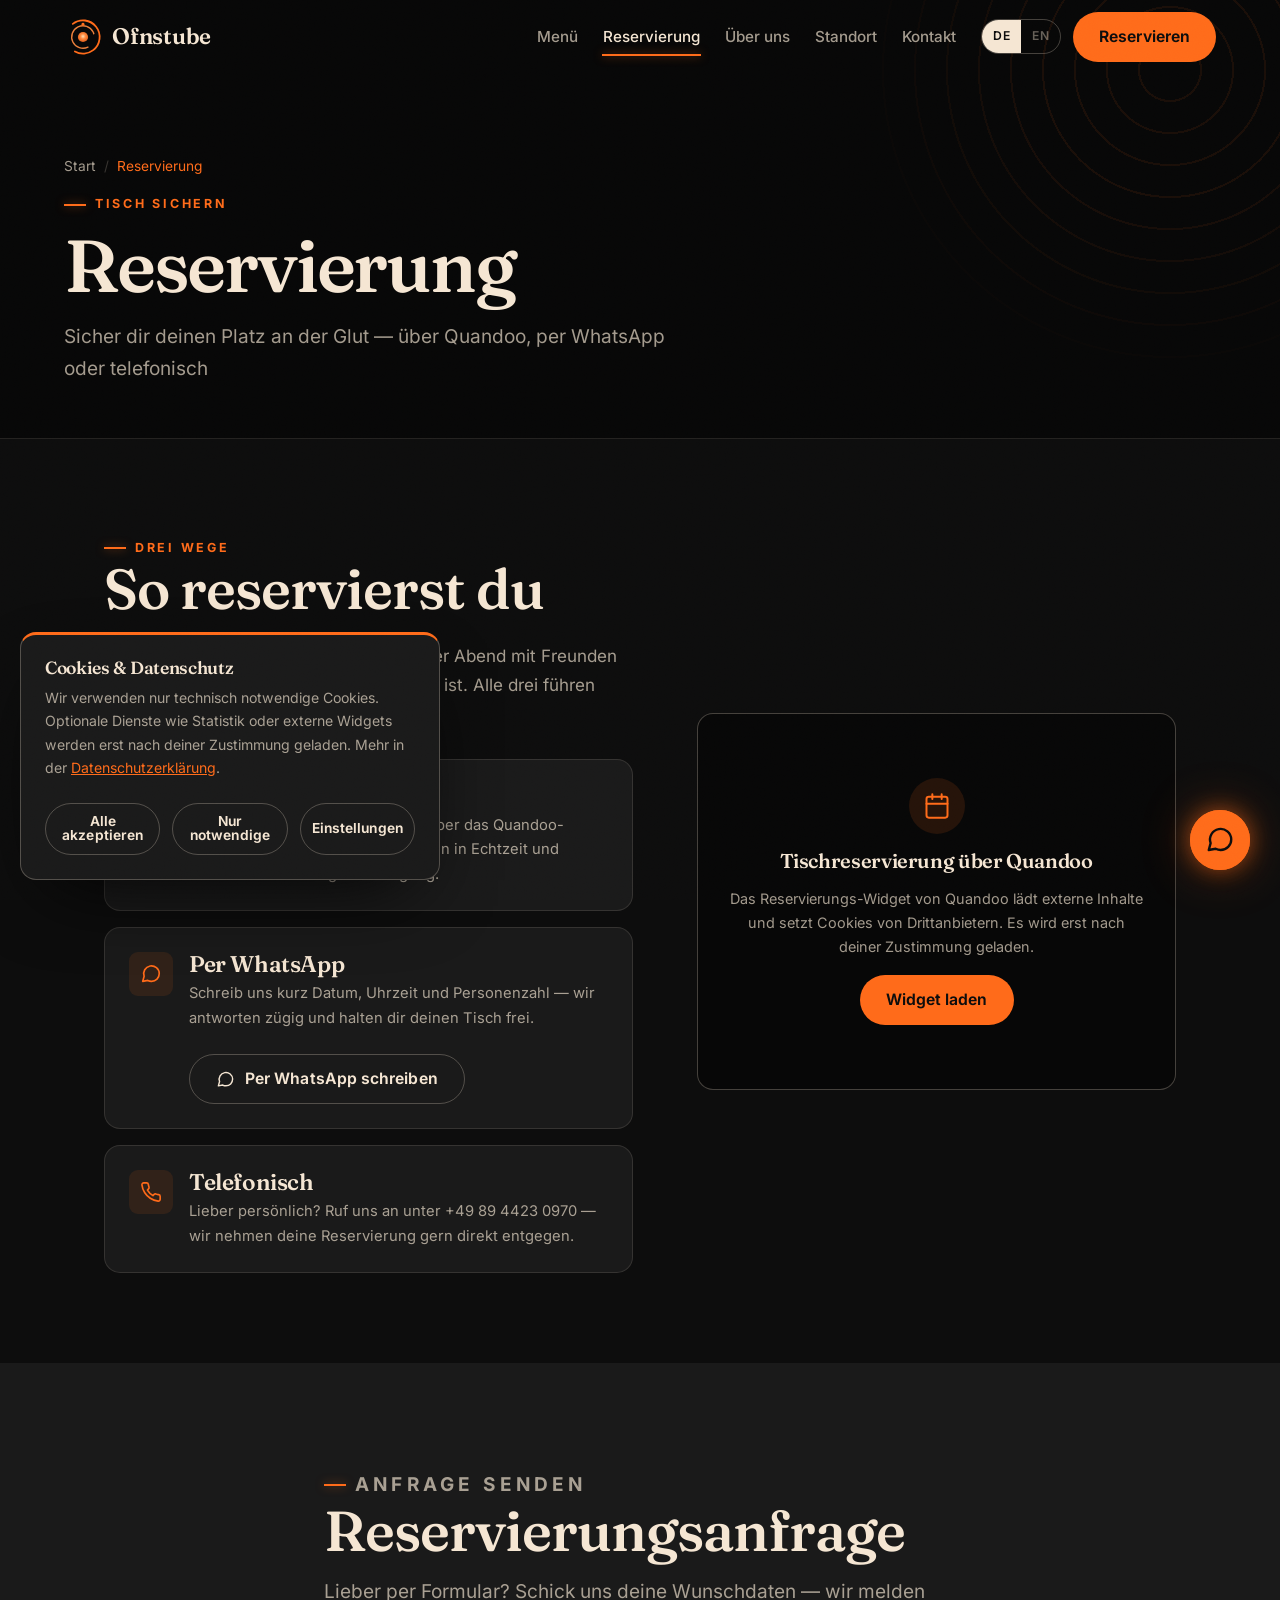
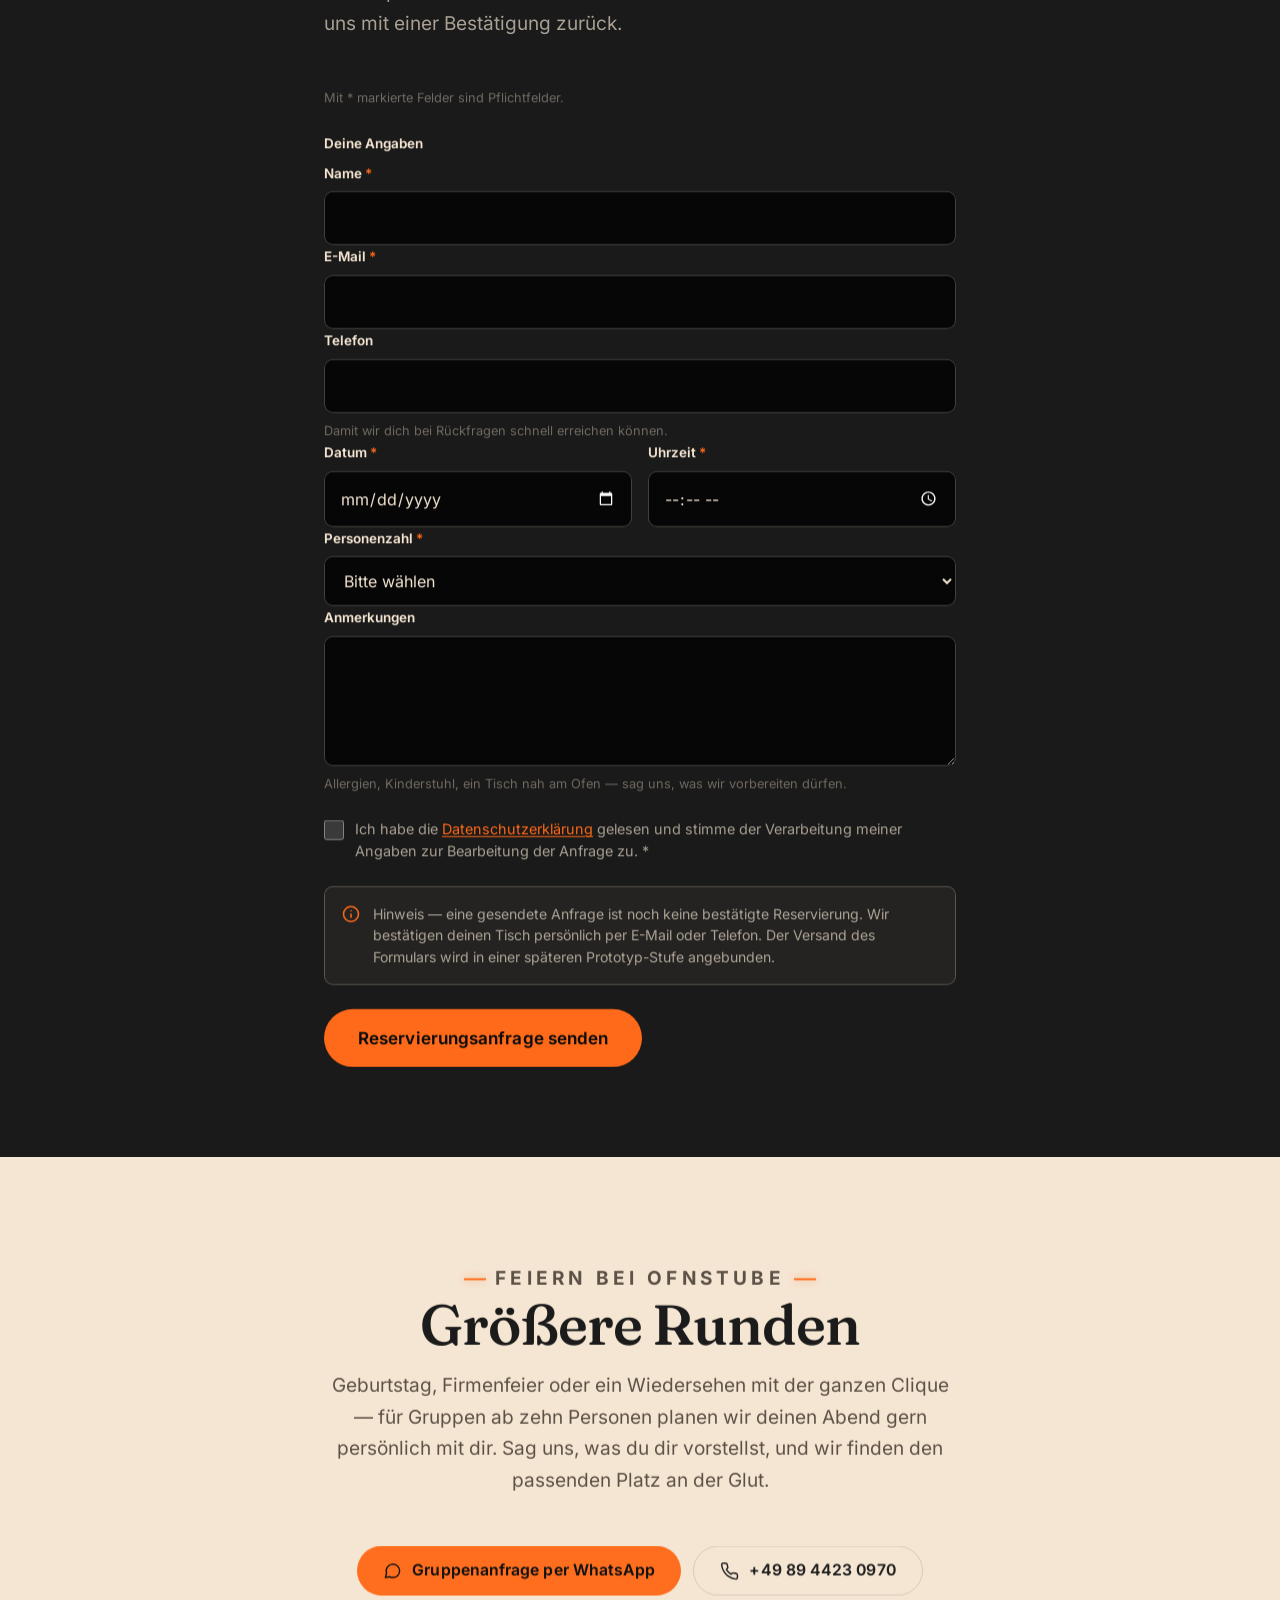
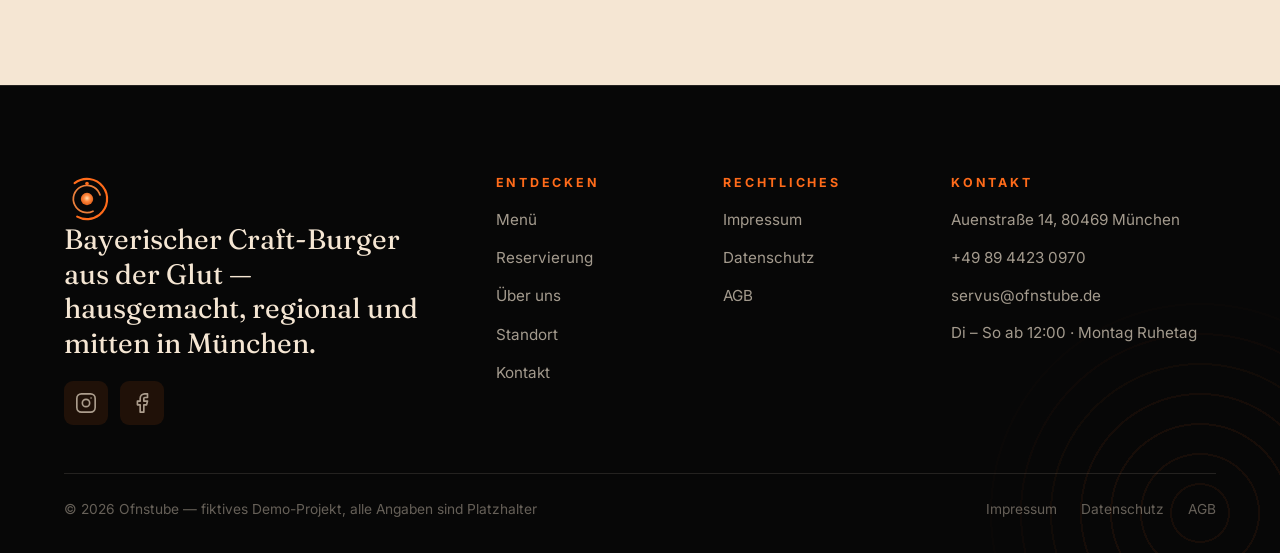
<file: pages/reservation.html>
<!doctype html>
<html lang="de">
<head>
<meta charset="utf-8">
<meta name="viewport" content="width=device-width, initial-scale=1">
<title>Reservierung — Ofnstube · Tisch reservieren München</title>
<meta name="description" content="Reserviere deinen Tisch bei Ofnstube in München — bequem über das Quandoo-Widget, per WhatsApp oder telefonisch. Sicher dir deinen Platz an der Glut.">
<link rel="canonical" href="https://ofnstube.ais152.com/reservation">
<meta name="theme-color" content="#0d0d0d">
<meta property="og:type" content="website">
<meta property="og:site_name" content="Ofnstube">
<meta property="og:title" content="Reservierung — Ofnstube">
<meta property="og:description" content="Tisch reservieren bei Ofnstube in München — über Quandoo, per WhatsApp oder telefonisch.">
<meta property="og:image" content="https://ofnstube.ais152.com/assets/images/hero-poster.jpg">
<meta property="og:locale" content="de_DE">
<meta name="twitter:card" content="summary_large_image">
<meta name="twitter:title" content="Reservierung — Ofnstube">
<meta name="twitter:description" content="Tisch reservieren bei Ofnstube in München — über Quandoo, per WhatsApp oder telefonisch.">
<meta name="twitter:image" content="https://ofnstube.ais152.com/assets/images/hero-poster.jpg">
<link rel="alternate" hreflang="de" href="https://ofnstube.ais152.com/reservation">
<link rel="alternate" hreflang="en" href="https://ofnstube.ais152.com/reservation">
<link rel="alternate" hreflang="x-default" href="https://ofnstube.ais152.com/reservation">
<link rel="icon" href="../assets/logo/logo-2-mark-only.svg" type="image/svg+xml">
<link rel="preload" href="../assets/fonts/fraunces-variable.woff2" as="font" type="font/woff2" crossorigin>
<link rel="preload" href="../assets/fonts/inter-variable.woff2" as="font" type="font/woff2" crossorigin>
<link rel="stylesheet" href="../assets/css/tokens.css">
<link rel="stylesheet" href="../assets/css/base.css">
<link rel="stylesheet" href="../assets/css/glut-ring.css">
<link rel="stylesheet" href="../assets/css/layout.css">
<link rel="stylesheet" href="../assets/css/components.css">
<link rel="stylesheet" href="../assets/css/motion.css">
<link rel="stylesheet" href="../assets/css/hero.css">
<link rel="stylesheet" href="../assets/css/menu.css">
<script>document.documentElement.classList.add('js');</script>
<script type="application/ld+json">
{
  "@context": "https://schema.org",
  "@type": "BreadcrumbList",
  "itemListElement": [
    { "@type": "ListItem", "position": 1, "name": "Start", "item": "https://ofnstube.ais152.com/" },
    { "@type": "ListItem", "position": 2, "name": "Reservierung", "item": "https://ofnstube.ais152.com/reservation" }
  ]
}
</script>
</head>
<body>
<a class="skip-link" href="#main">Zum Inhalt springen</a>

<!-- ============ HEADER ============ -->
<header class="site-header">
  <div class="container container--wide site-header__inner">
    <a class="brand" href="index.html" aria-label="Ofnstube — Startseite">
      <img class="logo-mark" src="../assets/logo/logo-2-mark-only.svg" alt="" width="38" height="38">
      <span class="brand__word">Ofnstube</span>
    </a>
    <nav class="nav" aria-label="Hauptnavigation">
      <a class="nav__link" href="menu.html" data-en="Menu">Menü</a>
      <a class="nav__link" href="reservation.html" aria-current="page" data-en="Reservations">Reservierung</a>
      <a class="nav__link" href="ueber-uns.html" data-en="About">Über uns</a>
      <a class="nav__link" href="standort.html" data-en="Location">Standort</a>
      <a class="nav__link" href="kontakt.html" data-en="Contact">Kontakt</a>
    </nav>
    <div class="header-actions">
      <div class="lang-switch" role="group" aria-label="Sprache / Language">
        <button class="lang-switch__btn" type="button" data-lang-btn="de" aria-pressed="true">DE</button>
        <button class="lang-switch__btn" type="button" data-lang-btn="en" aria-pressed="false">EN</button>
      </div>
      <a class="btn btn--primary" href="reservation.html" data-en="Reserve">Reservieren</a>
      <button class="nav-toggle" type="button" aria-expanded="false" aria-controls="mobile-nav" aria-label="Menü öffnen" data-en-label="Open menu">
        <span class="nav-toggle__bars" aria-hidden="true"></span>
      </button>
    </div>
  </div>
</header>

<!-- ============ MOBILE NAV ============ -->
<nav class="mobile-nav" id="mobile-nav" aria-label="Mobile Navigation">
  <a class="mobile-nav__link" href="menu.html" data-en="Menu">Menü</a>
  <a class="mobile-nav__link" href="reservation.html" aria-current="page" data-en="Reservations">Reservierung</a>
  <a class="mobile-nav__link" href="ueber-uns.html" data-en="About">Über uns</a>
  <a class="mobile-nav__link" href="standort.html" data-en="Location">Standort</a>
  <a class="mobile-nav__link" href="kontakt.html" data-en="Contact">Kontakt</a>
  <div class="mobile-nav__foot">
    <a class="btn btn--primary btn--block" href="reservation.html" data-en="Reserve a table">Tisch reservieren</a>
    <div class="lang-switch" role="group" aria-label="Sprache / Language">
      <button class="lang-switch__btn" type="button" data-lang-btn="de" aria-pressed="true">DE</button>
      <button class="lang-switch__btn" type="button" data-lang-btn="en" aria-pressed="false">EN</button>
    </div>
  </div>
</nav>

<main id="main">

  <!-- ============ PAGE HERO ============ -->
  <section class="page-hero">
    <div class="page-hero__rings" aria-hidden="true"><span class="glut-ring"></span></div>
    <div class="page-hero__inner">
      <nav class="breadcrumb" aria-label="Brotkrumen">
        <ol>
          <li><a href="index.html">Start</a></li>
          <li class="sep" aria-hidden="true">/</li>
          <li aria-current="page" data-en="Reservations">Reservierung</li>
        </ol>
      </nav>
      <p class="eyebrow" data-en="Secure a table">Tisch sichern</p>
      <h1 data-en="Reservations">Reservierung</h1>
      <p class="page-hero__sub" data-en="Secure your seat by the embers — via Quandoo, on WhatsApp or by phone">Sicher dir deinen Platz an der Glut — über Quandoo, per WhatsApp oder telefonisch</p>
    </div>
  </section>

  <!-- ============ ONLINE RESERVIEREN ============ -->
  <section class="section">
    <div class="container">
      <div class="split">
        <div data-reveal>
          <p class="eyebrow" data-en="Three ways">Drei Wege</p>
          <h2 data-en="How to reserve">So reservierst du</h2>
          <p class="mt-5" style="color:var(--text-dim)" data-en="Whether a spontaneous lunch or a long evening with friends — you pick the way you like best. All three lead to the same warm seat by the embers.">Egal ob spontaner Mittagstisch oder langer Abend mit Freunden — du wählst den Weg, der dir am liebsten ist. Alle drei führen zum selben warmen Platz an der Glut.</p>
          <div class="flow mt-6">
            <div class="info-tile">
              <span class="info-tile__icon" aria-hidden="true">
                <svg viewBox="0 0 24 24" fill="none" stroke="currentColor" stroke-width="1.8" stroke-linecap="round" stroke-linejoin="round"><rect x="3" y="4" width="18" height="18" rx="2"/><path d="M16 2v4M8 2v4M3 10h18"/></svg>
              </span>
              <div>
                <h4 data-en="Quandoo widget">Quandoo-Widget</h4>
                <p data-en="Book your table directly online via the Quandoo widget on the right. You see available times in real time and get an instant confirmation.">Buche deinen Tisch direkt online über das Quandoo-Widget rechts. Du siehst freie Zeiten in Echtzeit und erhältst eine sofortige Bestätigung.</p>
              </div>
            </div>
            <div class="info-tile">
              <span class="info-tile__icon" aria-hidden="true">
                <svg viewBox="0 0 24 24" fill="none" stroke="currentColor" stroke-width="1.8" stroke-linecap="round" stroke-linejoin="round"><path d="M21 11.5a8.4 8.4 0 0 1-8.5 8.5 8.5 8.5 0 0 1-4-1L3 20l1.5-5.5a8.5 8.5 0 1 1 16.5-3z"/></svg>
              </span>
              <div>
                <h4 data-en="Via WhatsApp">Per WhatsApp</h4>
                <p data-en="Send us your date, time and party size in a quick message — we reply promptly and hold your table.">Schreib uns kurz Datum, Uhrzeit und Personenzahl — wir antworten zügig und halten dir deinen Tisch frei.</p>
                <div class="btn-row mt-5">
                  <button class="btn btn--ghost" type="button" data-whatsapp data-en-html="
                    <svg viewBox=&quot;0 0 24 24&quot; fill=&quot;none&quot; stroke=&quot;currentColor&quot; stroke-width=&quot;1.8&quot; stroke-linecap=&quot;round&quot; stroke-linejoin=&quot;round&quot; aria-hidden=&quot;true&quot;><path d=&quot;M21 11.5a8.4 8.4 0 0 1-8.5 8.5 8.5 8.5 0 0 1-4-1L3 20l1.5-5.5a8.5 8.5 0 1 1 16.5-3z&quot;/></svg>
                    Message us on WhatsApp
                  ">
                    <svg viewBox="0 0 24 24" fill="none" stroke="currentColor" stroke-width="1.8" stroke-linecap="round" stroke-linejoin="round" aria-hidden="true"><path d="M21 11.5a8.4 8.4 0 0 1-8.5 8.5 8.5 8.5 0 0 1-4-1L3 20l1.5-5.5a8.5 8.5 0 1 1 16.5-3z"/></svg>
                    Per WhatsApp schreiben
                  </button>
                </div>
              </div>
            </div>
            <div class="info-tile">
              <span class="info-tile__icon" aria-hidden="true">
                <svg viewBox="0 0 24 24" fill="none" stroke="currentColor" stroke-width="1.8" stroke-linecap="round" stroke-linejoin="round"><path d="M22 16.9v3a2 2 0 0 1-2.2 2 19.8 19.8 0 0 1-8.6-3.1 19.5 19.5 0 0 1-6-6A19.8 19.8 0 0 1 2.1 4.2 2 2 0 0 1 4.1 2h3a2 2 0 0 1 2 1.7c.1 1 .4 1.9.7 2.8a2 2 0 0 1-.5 2.1L8.1 9.9a16 16 0 0 0 6 6l1.3-1.3a2 2 0 0 1 2.1-.4c.9.3 1.8.6 2.8.7a2 2 0 0 1 1.7 2z"/></svg>
              </span>
              <div>
                <h4 data-en="By phone">Telefonisch</h4>
                <p data-en-html="Prefer it personal? Call us on <a href=&quot;tel:+498944230970&quot;>+49 89 4423 0970</a> — we'll gladly take your reservation directly.">Lieber persönlich? Ruf uns an unter <a href="tel:+498944230970">+49 89 4423 0970</a> — wir nehmen deine Reservierung gern direkt entgegen.</p>
              </div>
            </div>
          </div>
        </div>
        <div data-reveal>
          <div class="embed" data-embed="quandoo">
            <div class="embed__consent">
              <span class="embed-icon" aria-hidden="true">
                <svg viewBox="0 0 24 24" fill="none" stroke="currentColor" stroke-width="1.7" stroke-linecap="round" stroke-linejoin="round"><rect x="3" y="4" width="18" height="18" rx="2"/><path d="M16 2v4M8 2v4M3 10h18"/></svg>
              </span>
              <h3 data-en="Table reservations via Quandoo">Tischreservierung über Quandoo</h3>
              <p data-en="The Quandoo reservation widget loads external content and sets third-party cookies. It is only loaded after your consent.">Das Reservierungs-Widget von Quandoo lädt externe Inhalte und setzt Cookies von Drittanbietern. Es wird erst nach deiner Zustimmung geladen.</p>
              <button class="btn btn--primary" type="button" data-embed-load data-en="Load widget">Widget laden</button>
            </div>
            <div class="embed__frame">
              <div class="embed-mock">
                <h3 data-en="Quandoo widget">Quandoo-Widget</h3>
                <p data-en="In live operation the Quandoo reservation widget is embedded here. In the prototype it is set as a placeholder — the real merchant ID follows with the restaurant's Quandoo account.">Im Live-Betrieb wird hier das Reservierungs-Widget von Quandoo eingebettet. Im Prototyp ist es als Platzhalter hinterlegt — die echte Merchant-ID folgt mit dem Quandoo-Konto des Restaurants.</p>
                <div class="embed-actions">
                  <a class="btn btn--primary" href="#reservierungsanfrage" data-en="Go to the request form">Zum Anfrageformular</a>
                  <button class="btn btn--ghost" type="button" data-whatsapp data-en="Via WhatsApp">Per WhatsApp</button>
                </div>
              </div>
            </div>
          </div>
        </div>
      </div>
    </div>
  </section>

  <!-- ============ RESERVIERUNGSANFRAGE ============ -->
  <section class="section section--raised" id="reservierungsanfrage">
    <div class="container container--narrow">
      <div class="section-head" data-reveal>
        <p class="eyebrow" data-en="Send a request">Anfrage senden</p>
        <h2 data-en="Reservation request">Reservierungsanfrage</h2>
        <p data-en="Prefer a form? Send us your preferred details — we'll get back to you with a confirmation.">Lieber per Formular? Schick uns deine Wunschdaten — wir melden uns mit einer Bestätigung zurück.</p>
      </div>
      <form class="form" action="#" method="post" data-reveal>
        <p class="field__hint" id="hint-pflicht" data-en="Fields marked with * are required.">Mit * markierte Felder sind Pflichtfelder.</p>
        <fieldset class="fieldset">
          <legend data-en="Your details">Deine Angaben</legend>
          <div class="field">
            <label for="res-name" data-en-html="Name <span class=&quot;req&quot;>*</span>">Name <span class="req">*</span></label>
            <input class="input" type="text" id="res-name" name="name" autocomplete="name" required aria-describedby="hint-pflicht">
          </div>
          <div class="field">
            <label for="res-email" data-en-html="Email <span class=&quot;req&quot;>*</span>">E-Mail <span class="req">*</span></label>
            <input class="input" type="email" id="res-email" name="email" autocomplete="email" required>
          </div>
          <div class="field">
            <label for="res-tel" data-en="Phone">Telefon</label>
            <input class="input" type="tel" id="res-tel" name="telefon" autocomplete="tel" aria-describedby="hint-tel">
            <p class="field__hint" id="hint-tel" data-en="So we can reach you quickly if there are any questions.">Damit wir dich bei Rückfragen schnell erreichen können.</p>
          </div>
          <div class="form__row">
            <div class="field">
              <label for="res-datum" data-en-html="Date <span class=&quot;req&quot;>*</span>">Datum <span class="req">*</span></label>
              <input class="input" type="date" id="res-datum" name="datum" required>
            </div>
            <div class="field">
              <label for="res-zeit" data-en-html="Time <span class=&quot;req&quot;>*</span>">Uhrzeit <span class="req">*</span></label>
              <input class="input" type="time" id="res-zeit" name="uhrzeit" required>
            </div>
          </div>
          <div class="field">
            <label for="res-personen" data-en-html="Party size <span class=&quot;req&quot;>*</span>">Personenzahl <span class="req">*</span></label>
            <select class="select" id="res-personen" name="personen" required>
              <option value="" selected disabled data-en="Please select">Bitte wählen</option>
              <option value="1" data-en="1 person">1 Person</option>
              <option value="2" data-en="2 people">2 Personen</option>
              <option value="3" data-en="3 people">3 Personen</option>
              <option value="4" data-en="4 people">4 Personen</option>
              <option value="5" data-en="5 people">5 Personen</option>
              <option value="6" data-en="6 people">6 Personen</option>
              <option value="7" data-en="7 people">7 Personen</option>
              <option value="8" data-en="8 people">8 Personen</option>
              <option value="9+" data-en="9 or more">9 oder mehr</option>
            </select>
          </div>
          <div class="field">
            <label for="res-anmerkung" data-en="Notes">Anmerkungen</label>
            <textarea class="textarea" id="res-anmerkung" name="anmerkung" rows="4" aria-describedby="hint-anmerkung"></textarea>
            <p class="field__hint" id="hint-anmerkung" data-en="Allergies, a high chair, a table near the oven — tell us what we can prepare.">Allergien, Kinderstuhl, ein Tisch nah am Ofen — sag uns, was wir vorbereiten dürfen.</p>
          </div>
        </fieldset>
        <div class="check">
          <input type="checkbox" id="res-dsgvo" name="dsgvo" required>
          <label for="res-dsgvo" data-en-html="I have read the <a href=&quot;datenschutz.html&quot;>privacy policy</a> and consent to the processing of my details for handling this request. <span class=&quot;req&quot;>*</span>">Ich habe die <a href="datenschutz.html">Datenschutzerklärung</a> gelesen und stimme der Verarbeitung meiner Angaben zur Bearbeitung der Anfrage zu. <span class="req">*</span></label>
        </div>
        <div class="notice notice--info">
          <svg viewBox="0 0 24 24" fill="none" stroke="currentColor" stroke-width="1.8" stroke-linecap="round" stroke-linejoin="round" aria-hidden="true"><circle cx="12" cy="12" r="9"/><path d="M12 16v-4M12 8h.01"/></svg>
          <p data-en="Please note — a sent request is not yet a confirmed reservation. We confirm your table personally by email or phone. Form submission will be connected in a later prototype stage.">Hinweis — eine gesendete Anfrage ist noch keine bestätigte Reservierung. Wir bestätigen deinen Tisch persönlich per E-Mail oder Telefon. Der Versand des Formulars wird in einer späteren Prototyp-Stufe angebunden.</p>
        </div>
        <div class="btn-row">
          <button class="btn btn--primary btn--lg" type="submit" data-en="Send reservation request">Reservierungsanfrage senden</button>
        </div>
      </form>
    </div>
  </section>

  <!-- ============ GRÖSSERE RUNDEN ============ -->
  <section class="section section--bone">
    <div class="container container--narrow text-center">
      <div class="section-head section-head--center" data-reveal>
        <p class="eyebrow eyebrow--center" data-en="Celebrate at Ofnstube">Feiern bei Ofnstube</p>
        <h2 data-en="Larger parties">Größere Runden</h2>
        <p data-en="A birthday, a company event or a reunion with the whole crew — for groups of ten or more we'll gladly plan your evening with you in person. Tell us what you have in mind and we'll find the right seat by the embers.">Geburtstag, Firmenfeier oder ein Wiedersehen mit der ganzen Clique — für Gruppen ab zehn Personen planen wir deinen Abend gern persönlich mit dir. Sag uns, was du dir vorstellst, und wir finden den passenden Platz an der Glut.</p>
      </div>
      <div class="btn-row btn-row--center section-foot" data-reveal>
        <button class="btn btn--primary" type="button" data-whatsapp data-en-html="
          <svg viewBox=&quot;0 0 24 24&quot; fill=&quot;none&quot; stroke=&quot;currentColor&quot; stroke-width=&quot;1.8&quot; stroke-linecap=&quot;round&quot; stroke-linejoin=&quot;round&quot; aria-hidden=&quot;true&quot;><path d=&quot;M21 11.5a8.4 8.4 0 0 1-8.5 8.5 8.5 8.5 0 0 1-4-1L3 20l1.5-5.5a8.5 8.5 0 1 1 16.5-3z&quot;/></svg>
          Group request via WhatsApp
        ">
          <svg viewBox="0 0 24 24" fill="none" stroke="currentColor" stroke-width="1.8" stroke-linecap="round" stroke-linejoin="round" aria-hidden="true"><path d="M21 11.5a8.4 8.4 0 0 1-8.5 8.5 8.5 8.5 0 0 1-4-1L3 20l1.5-5.5a8.5 8.5 0 1 1 16.5-3z"/></svg>
          Gruppenanfrage per WhatsApp
        </button>
        <a class="btn btn--ghost" href="tel:+498944230970">
          <svg viewBox="0 0 24 24" fill="none" stroke="currentColor" stroke-width="1.8" stroke-linecap="round" stroke-linejoin="round" aria-hidden="true"><path d="M22 16.9v3a2 2 0 0 1-2.2 2 19.8 19.8 0 0 1-8.6-3.1 19.5 19.5 0 0 1-6-6A19.8 19.8 0 0 1 2.1 4.2 2 2 0 0 1 4.1 2h3a2 2 0 0 1 2 1.7c.1 1 .4 1.9.7 2.8a2 2 0 0 1-.5 2.1L8.1 9.9a16 16 0 0 0 6 6l1.3-1.3a2 2 0 0 1 2.1-.4c.9.3 1.8.6 2.8.7a2 2 0 0 1 1.7 2z"/></svg>
          +49 89 4423 0970
        </a>
      </div>
    </div>
  </section>

</main>

<!-- ============ FOOTER ============ -->
<footer class="site-footer">
  <span class="glut-ring glut-ring--footer" aria-hidden="true"></span>
  <div class="container container--wide">
    <div class="footer-grid">
      <div class="footer-col footer-brand">
        <img class="logo-mark" src="../assets/logo/logo-2-mark-only.svg" alt="Ofnstube" width="46" height="46">
        <p>Bayerischer Craft-Burger aus der Glut — hausgemacht, regional und mitten in München.</p>
        <div class="btn-row" style="margin-top:1.25rem">
          <a class="info-tile__icon" href="https://www.instagram.com/ofnstube" target="_blank" rel="noopener" aria-label="Ofnstube auf Instagram">
            <svg viewBox="0 0 24 24" fill="none" stroke="currentColor" stroke-width="1.8" stroke-linecap="round" stroke-linejoin="round" aria-hidden="true"><rect x="2" y="2" width="20" height="20" rx="5"/><circle cx="12" cy="12" r="4"/><path d="M17.5 6.5h.01"/></svg>
          </a>
          <a class="info-tile__icon" href="https://www.facebook.com/ofnstube" target="_blank" rel="noopener" aria-label="Ofnstube auf Facebook">
            <svg viewBox="0 0 24 24" fill="none" stroke="currentColor" stroke-width="1.8" stroke-linecap="round" stroke-linejoin="round" aria-hidden="true"><path d="M18 2h-3a5 5 0 0 0-5 5v3H7v4h3v8h4v-8h3l1-4h-4V7a1 1 0 0 1 1-1h3z"/></svg>
          </a>
        </div>
      </div>
      <div class="footer-col">
        <h4>Entdecken</h4>
        <ul>
          <li><a href="menu.html" data-en="Menu">Menü</a></li>
          <li><a href="reservation.html" data-en="Reservations">Reservierung</a></li>
          <li><a href="ueber-uns.html" data-en="About">Über uns</a></li>
          <li><a href="standort.html" data-en="Location">Standort</a></li>
          <li><a href="kontakt.html" data-en="Contact">Kontakt</a></li>
        </ul>
      </div>
      <div class="footer-col">
        <h4>Rechtliches</h4>
        <ul>
          <li><a href="impressum.html">Impressum</a></li>
          <li><a href="datenschutz.html">Datenschutz</a></li>
          <li><a href="agb.html">AGB</a></li>
        </ul>
      </div>
      <div class="footer-col">
        <h4>Kontakt</h4>
        <ul>
          <li><a href="https://maps.google.com/?q=Auenstra%C3%9Fe+14+M%C3%BCnchen" target="_blank" rel="noopener">Auenstraße 14, 80469 München</a></li>
          <li><a href="tel:+498944230970">+49 89 4423 0970</a></li>
          <li><a href="mailto:servus@ofnstube.de">servus@ofnstube.de</a></li>
          <li><p>Di – So ab 12:00 · Montag Ruhetag</p></li>
        </ul>
      </div>
    </div>
    <div class="footer-bottom">
      <p>© <span data-year>2026</span> Ofnstube — fiktives Demo-Projekt, alle Angaben sind Platzhalter</p>
      <nav aria-label="Rechtliche Links">
        <a href="impressum.html">Impressum</a>
        <a href="datenschutz.html">Datenschutz</a>
        <a href="agb.html">AGB</a>
      </nav>
    </div>
  </div>
</footer>

<!-- ============ WHATSAPP FAB ============ -->
<a class="fab" href="https://wa.me/4915144209930" target="_blank" rel="noopener" data-whatsapp aria-label="Ofnstube per WhatsApp kontaktieren">
  <span class="fab__ping" aria-hidden="true"></span>
  <svg viewBox="0 0 24 24" fill="none" stroke="currentColor" stroke-width="1.9" stroke-linecap="round" stroke-linejoin="round" aria-hidden="true"><path d="M21 11.5a8.4 8.4 0 0 1-8.5 8.5 8.5 8.5 0 0 1-4-1L3 20l1.5-5.5a8.5 8.5 0 1 1 16.5-3z"/></svg>
</a>

<!-- ============ COOKIE BANNER (DSGVO — 3 gleichwertige Buttons) ============ -->
<aside class="cookie-banner" id="cookie-banner" aria-label="Cookie-Hinweis" hidden>
  <h3>Cookies &amp; Datenschutz</h3>
  <p>Wir verwenden nur technisch notwendige Cookies. Optionale Dienste wie Statistik oder externe Widgets werden erst nach deiner Zustimmung geladen. Mehr in der <a href="datenschutz.html">Datenschutzerklärung</a>.</p>
  <div class="cookie-actions">
    <button class="btn" type="button" data-cookie="all">Alle akzeptieren</button>
    <button class="btn" type="button" data-cookie="necessary">Nur notwendige</button>
    <button class="btn" type="button" data-cookie="settings">Einstellungen</button>
  </div>
</aside>

<script src="../assets/vendor/lenis.min.js"></script>
<script src="../assets/vendor/gsap.min.js"></script>
<script src="../assets/vendor/ScrollTrigger.min.js"></script>
<script src="../assets/js/lenis-init.js"></script>
<script src="../assets/js/gsap-init.js"></script>
<script src="../assets/js/allergens.js"></script>
<script src="../assets/js/menu-renderer.js"></script>
<script src="../assets/js/quandoo-loader.js"></script>
<script src="../assets/js/whatsapp.js"></script>
<script src="../assets/js/lang.js"></script>
<script src="../assets/js/main.js"></script>
</body>
</html>
</file>
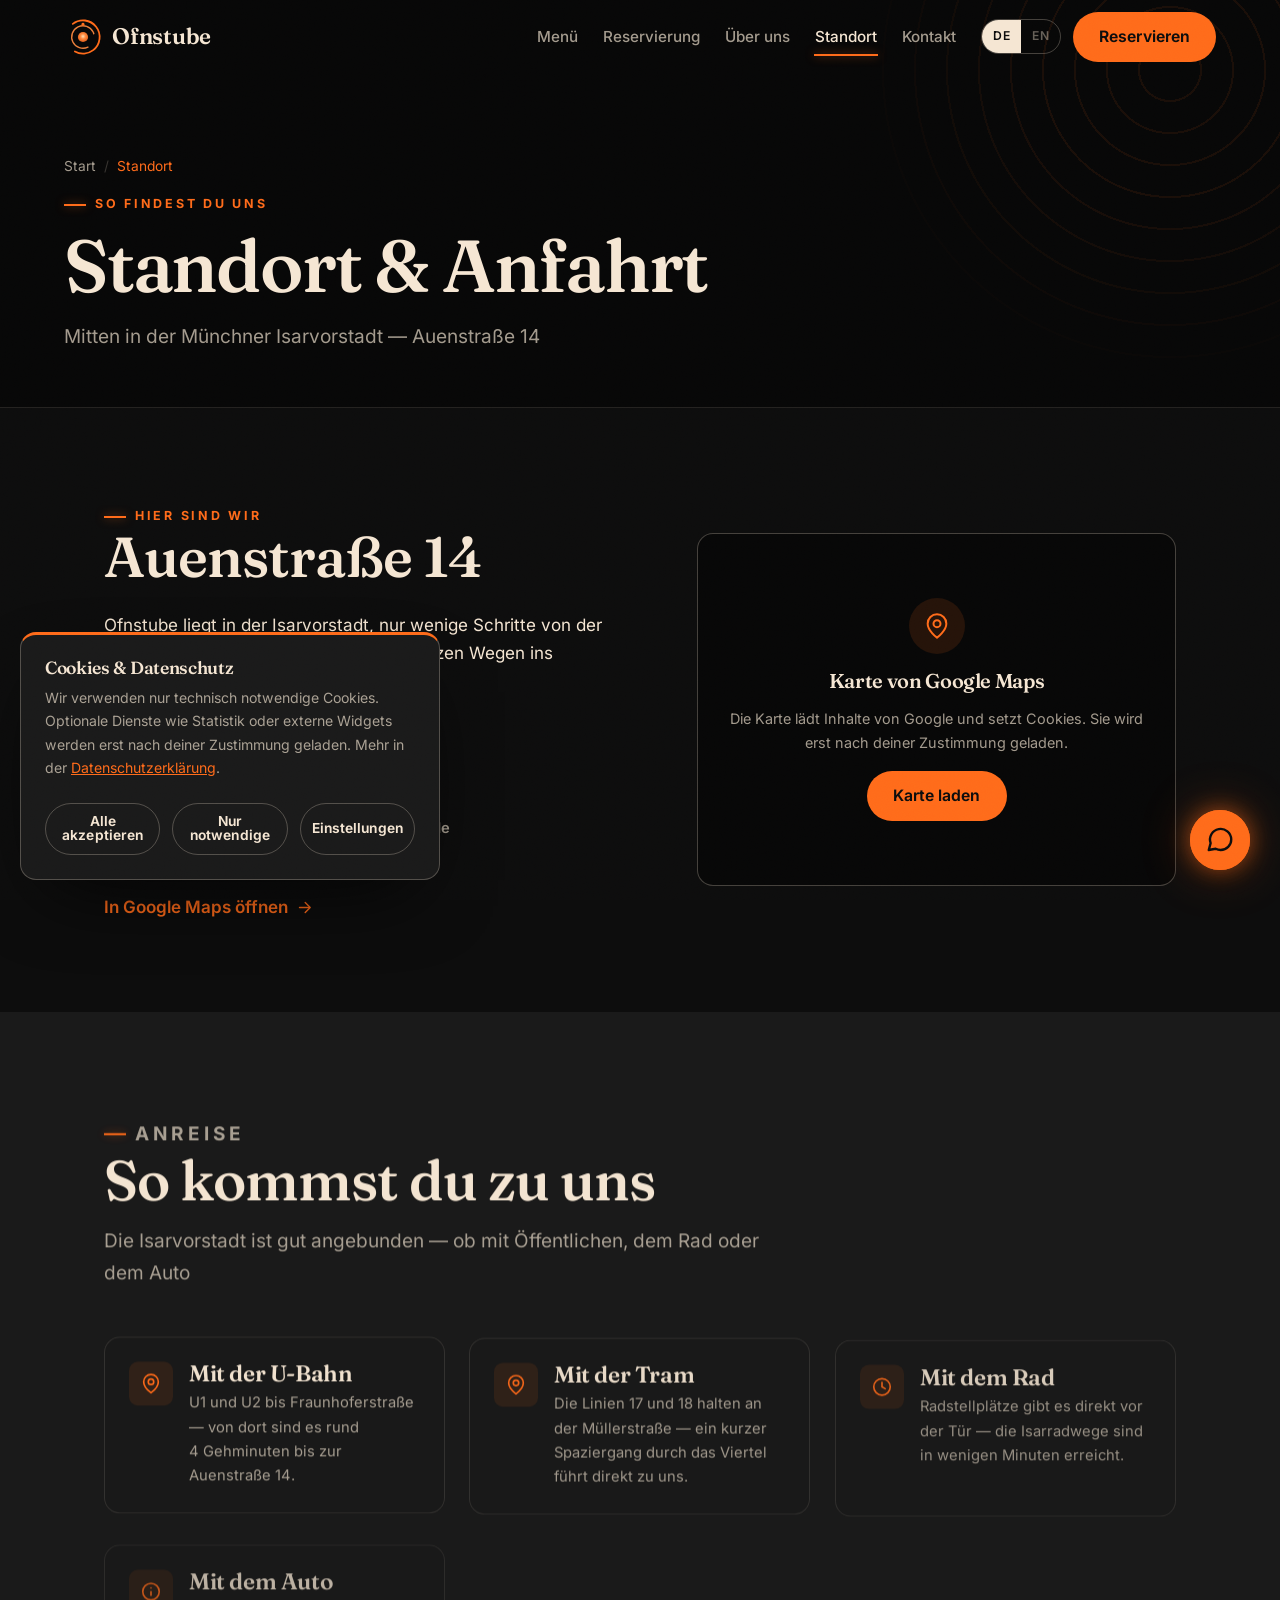
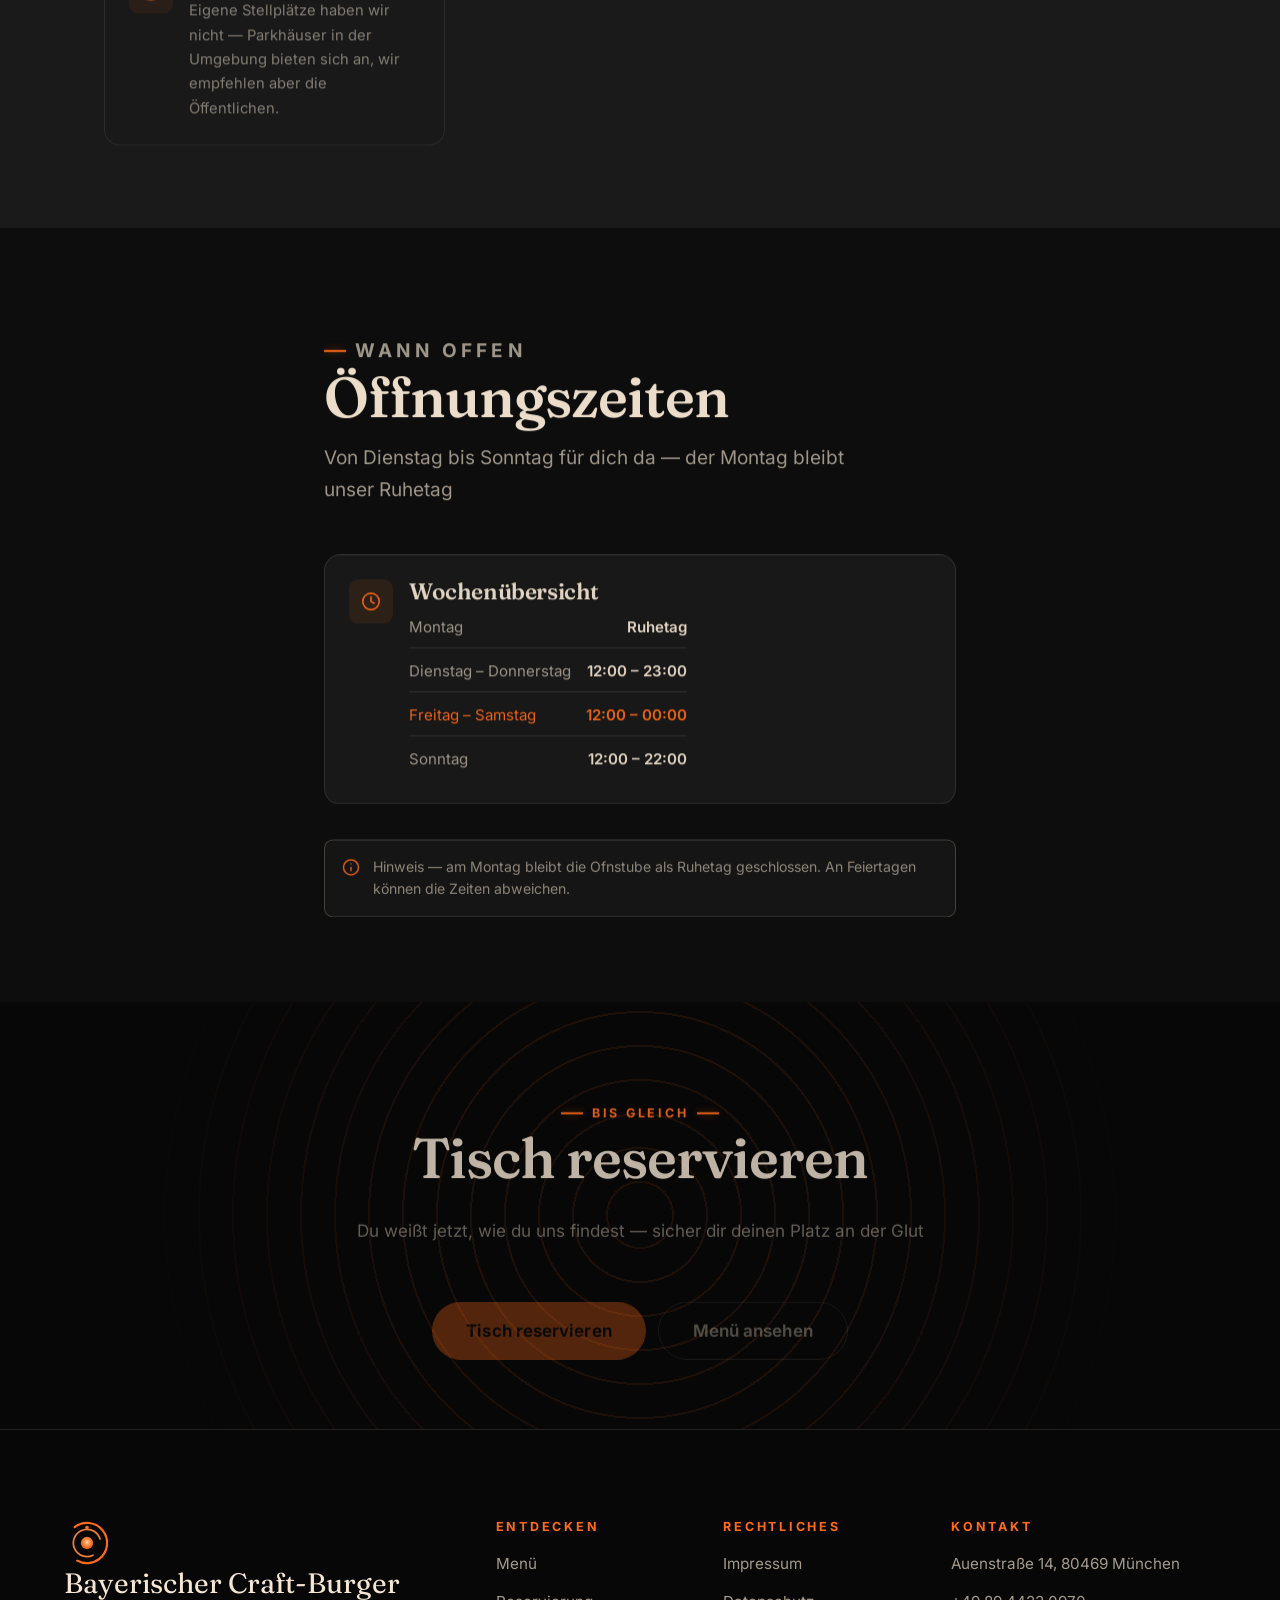
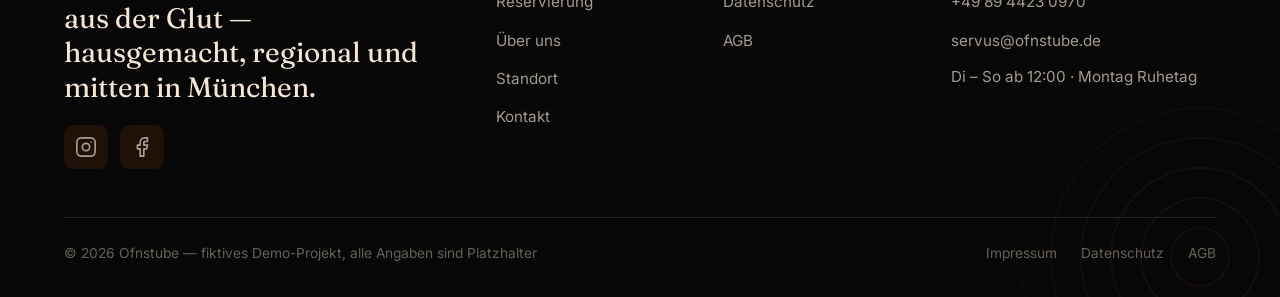
<file: pages/standort.html>
<!doctype html>
<html lang="de">
<head>
<meta charset="utf-8">
<meta name="viewport" content="width=device-width, initial-scale=1">
<title>Standort &amp; Anfahrt — Ofnstube München</title>
<meta name="description" content="So findest du Ofnstube — Auenstraße 14, 80469 München in der Isarvorstadt. Anfahrt mit U-Bahn, Tram, Rad und Auto sowie alle Öffnungszeiten.">
<link rel="canonical" href="https://ofnstube.ais152.com/standort">
<meta name="theme-color" content="#0d0d0d">
<meta property="og:type" content="website">
<meta property="og:site_name" content="Ofnstube">
<meta property="og:title" content="Standort &amp; Anfahrt — Ofnstube">
<meta property="og:description" content="Auenstraße 14, 80469 München — mitten in der Isarvorstadt. Anfahrt mit U-Bahn, Tram und Rad sowie alle Öffnungszeiten.">
<meta property="og:image" content="https://ofnstube.ais152.com/assets/images/hero-poster.jpg">
<meta property="og:locale" content="de_DE">
<meta name="twitter:card" content="summary_large_image">
<meta name="twitter:title" content="Standort &amp; Anfahrt — Ofnstube">
<meta name="twitter:description" content="Auenstraße 14, 80469 München — mitten in der Isarvorstadt. Anfahrt und Öffnungszeiten.">
<meta name="twitter:image" content="https://ofnstube.ais152.com/assets/images/hero-poster.jpg">
<link rel="alternate" hreflang="de" href="https://ofnstube.ais152.com/standort">
<link rel="alternate" hreflang="en" href="https://ofnstube.ais152.com/standort">
<link rel="alternate" hreflang="x-default" href="https://ofnstube.ais152.com/standort">
<link rel="icon" href="../assets/logo/logo-2-mark-only.svg" type="image/svg+xml">
<link rel="preload" href="../assets/fonts/fraunces-variable.woff2" as="font" type="font/woff2" crossorigin>
<link rel="preload" href="../assets/fonts/inter-variable.woff2" as="font" type="font/woff2" crossorigin>
<link rel="stylesheet" href="../assets/css/tokens.css">
<link rel="stylesheet" href="../assets/css/base.css">
<link rel="stylesheet" href="../assets/css/glut-ring.css">
<link rel="stylesheet" href="../assets/css/layout.css">
<link rel="stylesheet" href="../assets/css/components.css">
<link rel="stylesheet" href="../assets/css/motion.css">
<link rel="stylesheet" href="../assets/css/hero.css">
<link rel="stylesheet" href="../assets/css/menu.css">
<script>document.documentElement.classList.add('js');</script>
<script type="application/ld+json">
{
  "@context": "https://schema.org",
  "@type": "BreadcrumbList",
  "itemListElement": [
    { "@type": "ListItem", "position": 1, "name": "Start", "item": "https://ofnstube.ais152.com/" },
    { "@type": "ListItem", "position": 2, "name": "Standort", "item": "https://ofnstube.ais152.com/standort" }
  ]
}
</script>
</head>
<body>
<a class="skip-link" href="#main">Zum Inhalt springen</a>

<header class="site-header">
  <div class="container container--wide site-header__inner">
    <a class="brand" href="index.html" aria-label="Ofnstube — Startseite">
      <img class="logo-mark" src="../assets/logo/logo-2-mark-only.svg" alt="" width="38" height="38">
      <span class="brand__word">Ofnstube</span>
    </a>
    <nav class="nav" aria-label="Hauptnavigation">
      <a class="nav__link" href="menu.html" data-en="Menu">Menü</a>
      <a class="nav__link" href="reservation.html" data-en="Reservations">Reservierung</a>
      <a class="nav__link" href="ueber-uns.html" data-en="About">Über uns</a>
      <a class="nav__link" href="standort.html" aria-current="page" data-en="Location">Standort</a>
      <a class="nav__link" href="kontakt.html" data-en="Contact">Kontakt</a>
    </nav>
    <div class="header-actions">
      <div class="lang-switch" role="group" aria-label="Sprache / Language">
        <button class="lang-switch__btn" type="button" data-lang-btn="de" aria-pressed="true">DE</button>
        <button class="lang-switch__btn" type="button" data-lang-btn="en" aria-pressed="false">EN</button>
      </div>
      <a class="btn btn--primary" href="reservation.html" data-en="Reserve">Reservieren</a>
      <button class="nav-toggle" type="button" aria-expanded="false" aria-controls="mobile-nav" aria-label="Menü öffnen" data-en-label="Open menu">
        <span class="nav-toggle__bars" aria-hidden="true"></span>
      </button>
    </div>
  </div>
</header>

<nav class="mobile-nav" id="mobile-nav" aria-label="Mobile Navigation">
  <a class="mobile-nav__link" href="menu.html" data-en="Menu">Menü</a>
  <a class="mobile-nav__link" href="reservation.html" data-en="Reservations">Reservierung</a>
  <a class="mobile-nav__link" href="ueber-uns.html" data-en="About">Über uns</a>
  <a class="mobile-nav__link" href="standort.html" aria-current="page" data-en="Location">Standort</a>
  <a class="mobile-nav__link" href="kontakt.html" data-en="Contact">Kontakt</a>
  <div class="mobile-nav__foot">
    <a class="btn btn--primary btn--block" href="reservation.html" data-en="Reserve a table">Tisch reservieren</a>
    <div class="lang-switch" role="group" aria-label="Sprache / Language">
      <button class="lang-switch__btn" type="button" data-lang-btn="de" aria-pressed="true">DE</button>
      <button class="lang-switch__btn" type="button" data-lang-btn="en" aria-pressed="false">EN</button>
    </div>
  </div>
</nav>

<main id="main">

  <section class="page-hero">
    <div class="page-hero__rings" aria-hidden="true"><span class="glut-ring"></span></div>
    <div class="page-hero__inner">
      <nav class="breadcrumb" aria-label="Brotkrumen">
        <ol>
          <li><a href="index.html">Start</a></li>
          <li class="sep" aria-hidden="true">/</li>
          <li aria-current="page" data-en="Location">Standort</li>
        </ol>
      </nav>
      <p class="eyebrow" data-en="How to find us">So findest du uns</p>
      <h1 data-en-html="Location &amp; directions">Standort &amp; Anfahrt</h1>
      <p class="page-hero__sub" data-en="Right in Munich's Isarvorstadt — Auenstraße 14">Mitten in der Münchner Isarvorstadt — Auenstraße 14</p>
    </div>
  </section>

  <section class="section">
    <div class="container">
      <div class="split">
        <div data-reveal>
          <p class="eyebrow" data-en="Here we are">Hier sind wir</p>
          <h2 data-en="Auenstraße 14">Auenstraße 14</h2>
          <div class="flow mt-5">
            <p data-en="Ofnstube sits in the Isarvorstadt, just a few steps from the river Isar — a quiet quarter with short walks to the Glockenbach and the Gärtnerplatz district.">Ofnstube liegt in der Isarvorstadt, nur wenige Schritte von der Isar entfernt — ein ruhiges Viertel mit kurzen Wegen ins Glockenbach und ins Gärtnerplatzviertel.</p>
            <address style="font-style:normal">
              <p data-en-html="Auenstraße 14<br>80469 Munich">Auenstraße 14<br>80469 München</p>
            </address>
          </div>
          <ul class="flow mt-6" style="color:var(--text-dim)">
            <li class="trust-chip" style="border:0;padding:0">
              <svg viewBox="0 0 24 24" fill="none" stroke="currentColor" stroke-width="1.8" stroke-linecap="round" stroke-linejoin="round" aria-hidden="true"><path d="M22 16.9v3a2 2 0 0 1-2.2 2 19.8 19.8 0 0 1-8.6-3.1 19.5 19.5 0 0 1-6-6A19.8 19.8 0 0 1 2.1 4.2 2 2 0 0 1 4.1 2h3a2 2 0 0 1 2 1.7c.1 1 .4 1.9.7 2.8a2 2 0 0 1-.5 2.1L8.1 9.9a16 16 0 0 0 6 6l1.3-1.3a2 2 0 0 1 2.1-.4c.9.3 1.8.6 2.8.7a2 2 0 0 1 1.7 2z"/></svg>
              <a href="tel:+498944230970">+49 89 4423 0970</a>
            </li>
            <li class="trust-chip" style="border:0;padding:0">
              <svg viewBox="0 0 24 24" fill="none" stroke="currentColor" stroke-width="1.8" stroke-linecap="round" stroke-linejoin="round" aria-hidden="true"><rect x="3" y="5" width="18" height="14" rx="2"/><path d="m3 7 9 6 9-6"/></svg>
              <a href="mailto:servus@ofnstube.de">servus@ofnstube.de</a>
            </li>
          </ul>
          <div class="section-foot">
            <a class="link-arrow" href="https://maps.google.com/?q=Auenstra%C3%9Fe+14+M%C3%BCnchen" target="_blank" rel="noopener" data-en-html="Open in Google Maps
              <svg viewBox=&quot;0 0 24 24&quot; fill=&quot;none&quot; stroke=&quot;currentColor&quot; stroke-width=&quot;2&quot; stroke-linecap=&quot;round&quot; stroke-linejoin=&quot;round&quot; aria-hidden=&quot;true&quot;><path d=&quot;M5 12h14&quot;/><path d=&quot;m13 5 7 7-7 7&quot;/></svg>
            ">In Google Maps öffnen
              <svg viewBox="0 0 24 24" fill="none" stroke="currentColor" stroke-width="2" stroke-linecap="round" stroke-linejoin="round" aria-hidden="true"><path d="M5 12h14"/><path d="m13 5 7 7-7 7"/></svg>
            </a>
          </div>
        </div>
        <div data-reveal>
          <div class="embed" data-embed="map">
            <div class="embed__consent">
              <span class="embed-icon" aria-hidden="true">
                <svg viewBox="0 0 24 24" fill="none" stroke="currentColor" stroke-width="1.7" stroke-linecap="round" stroke-linejoin="round"><path d="M20 10c0 6-8 12-8 12s-8-6-8-12a8 8 0 0 1 16 0z"/><circle cx="12" cy="10" r="3"/></svg>
              </span>
              <h3 data-en="Map from Google Maps">Karte von Google Maps</h3>
              <p data-en="The map loads content from Google and sets cookies. It is only loaded after your consent.">Die Karte lädt Inhalte von Google und setzt Cookies. Sie wird erst nach deiner Zustimmung geladen.</p>
              <button class="btn btn--primary" type="button" data-embed-load data-en="Load map">Karte laden</button>
            </div>
            <div class="embed__frame">
              <div class="embed-mock">
                <h3 data-en="Google Maps map">Google-Maps-Karte</h3>
                <p data-en="In live operation the interactive map with the exact address appears here. In the prototype it remains a placeholder until the final address is confirmed.">Im Live-Betrieb erscheint hier die interaktive Karte mit der genauen Adresse. Im Prototyp bleibt sie ein Platzhalter, bis die endgültige Adresse feststeht.</p>
                <div class="embed-actions">
                  <a class="btn btn--primary" href="https://maps.google.com/?q=Auenstra%C3%9Fe+14+M%C3%BCnchen" target="_blank" rel="noopener" data-en="Open in Google Maps">In Google Maps öffnen</a>
                  <a class="btn btn--ghost" href="reservation.html" data-en="Reserve a table">Tisch reservieren</a>
                </div>
              </div>
            </div>
          </div>
        </div>
      </div>
    </div>
  </section>

  <section class="section section--raised">
    <div class="container">
      <div class="section-head" data-reveal>
        <p class="eyebrow" data-en="Getting here">Anreise</p>
        <h2 data-en="How to reach us">So kommst du zu uns</h2>
        <p data-en="The Isarvorstadt is well connected — whether by public transport, by bike or by car">Die Isarvorstadt ist gut angebunden — ob mit Öffentlichen, dem Rad oder dem Auto</p>
      </div>
      <div class="grid grid--cards">
        <div class="info-tile" data-reveal>
          <span class="info-tile__icon" aria-hidden="true">
            <svg viewBox="0 0 24 24" fill="none" stroke="currentColor" stroke-width="1.8" stroke-linecap="round" stroke-linejoin="round"><path d="M20 10c0 6-8 12-8 12s-8-6-8-12a8 8 0 0 1 16 0z"/><circle cx="12" cy="10" r="3"/></svg>
          </span>
          <div>
            <h4 data-en="By U-Bahn">Mit der U-Bahn</h4>
            <p data-en="U1 and U2 to Fraunhoferstraße — from there it's about a 4-minute walk to Auenstraße 14.">U1 und U2 bis Fraunhoferstraße — von dort sind es rund 4 Gehminuten bis zur Auenstraße 14.</p>
          </div>
        </div>
        <div class="info-tile" data-reveal>
          <span class="info-tile__icon" aria-hidden="true">
            <svg viewBox="0 0 24 24" fill="none" stroke="currentColor" stroke-width="1.8" stroke-linecap="round" stroke-linejoin="round"><path d="M20 10c0 6-8 12-8 12s-8-6-8-12a8 8 0 0 1 16 0z"/><circle cx="12" cy="10" r="3"/></svg>
          </span>
          <div>
            <h4 data-en="By tram">Mit der Tram</h4>
            <p data-en="Lines 17 and 18 stop at Müllerstraße — a short walk through the quarter brings you straight to us.">Die Linien 17 und 18 halten an der Müllerstraße — ein kurzer Spaziergang durch das Viertel führt direkt zu uns.</p>
          </div>
        </div>
        <div class="info-tile" data-reveal>
          <span class="info-tile__icon" aria-hidden="true">
            <svg viewBox="0 0 24 24" fill="none" stroke="currentColor" stroke-width="1.8" stroke-linecap="round" stroke-linejoin="round"><circle cx="12" cy="12" r="9"/><path d="M12 7v5l3.5 2"/></svg>
          </span>
          <div>
            <h4 data-en="By bike">Mit dem Rad</h4>
            <p data-en="There are bike racks right outside the door — the Isar cycle paths are just a few minutes away.">Radstellplätze gibt es direkt vor der Tür — die Isarradwege sind in wenigen Minuten erreicht.</p>
          </div>
        </div>
        <div class="info-tile" data-reveal>
          <span class="info-tile__icon" aria-hidden="true">
            <svg viewBox="0 0 24 24" fill="none" stroke="currentColor" stroke-width="1.8" stroke-linecap="round" stroke-linejoin="round"><circle cx="12" cy="12" r="9"/><path d="M12 16v-4M12 8h.01"/></svg>
          </span>
          <div>
            <h4 data-en="By car">Mit dem Auto</h4>
            <p data-en="We don't have our own parking — car parks nearby are a good option, though we recommend public transport.">Eigene Stellplätze haben wir nicht — Parkhäuser in der Umgebung bieten sich an, wir empfehlen aber die Öffentlichen.</p>
          </div>
        </div>
      </div>
    </div>
  </section>

  <section class="section">
    <div class="container container--narrow">
      <div class="section-head" data-reveal>
        <p class="eyebrow" data-en="When we're open">Wann offen</p>
        <h2 data-en="Opening hours">Öffnungszeiten</h2>
        <p data-en="Here for you from Tuesday to Sunday — Monday stays our closing day">Von Dienstag bis Sonntag für dich da — der Montag bleibt unser Ruhetag</p>
      </div>
      <div class="info-tile" data-reveal>
        <span class="info-tile__icon" aria-hidden="true">
          <svg viewBox="0 0 24 24" fill="none" stroke="currentColor" stroke-width="1.8" stroke-linecap="round" stroke-linejoin="round"><circle cx="12" cy="12" r="9"/><path d="M12 7v5l3.5 2"/></svg>
        </span>
        <div>
          <h4 data-en="Week at a glance">Wochenübersicht</h4>
          <ul class="hours" aria-label="Öffnungszeiten">
            <li data-day="1"><span class="day" data-en="Monday">Montag</span><span class="time" data-en="Closed">Ruhetag</span></li>
            <li data-day="2 3 4"><span class="day" data-en="Tuesday – Thursday">Dienstag – Donnerstag</span><span class="time">12:00 – 23:00</span></li>
            <li data-day="5 6"><span class="day" data-en="Friday – Saturday">Freitag – Samstag</span><span class="time">12:00 – 00:00</span></li>
            <li data-day="0"><span class="day" data-en="Sunday">Sonntag</span><span class="time">12:00 – 22:00</span></li>
          </ul>
        </div>
      </div>
      <div class="notice notice--info mt-6" data-reveal>
        <svg viewBox="0 0 24 24" fill="none" stroke="currentColor" stroke-width="1.8" stroke-linecap="round" stroke-linejoin="round" aria-hidden="true"><circle cx="12" cy="12" r="9"/><path d="M12 16v-4M12 8h.01"/></svg>
        <p data-en="Please note — on Mondays Ofnstube stays closed as our rest day. On public holidays the hours may differ.">Hinweis — am Montag bleibt die Ofnstube als Ruhetag geschlossen. An Feiertagen können die Zeiten abweichen.</p>
      </div>
    </div>
  </section>

  <section class="section section--glut section--sunken">
    <span class="glut-ring glut-ring--cta" aria-hidden="true"></span>
    <div class="container container--narrow text-center">
      <p class="eyebrow eyebrow--center" data-reveal data-en="See you soon">Bis gleich</p>
      <h2 data-reveal data-en="Reserve a table">Tisch reservieren</h2>
      <p class="mt-5" style="color:var(--text-dim)" data-reveal data-en="Now you know how to find us — secure your seat by the embers">Du weißt jetzt, wie du uns findest — sicher dir deinen Platz an der Glut</p>
      <div class="btn-row btn-row--center section-foot" data-reveal>
        <a class="btn btn--primary btn--lg" href="reservation.html" data-en="Reserve a table">Tisch reservieren</a>
        <a class="btn btn--ghost btn--lg" href="menu.html" data-en="View the menu">Menü ansehen</a>
      </div>
    </div>
  </section>

</main>

<footer class="site-footer">
  <span class="glut-ring glut-ring--footer" aria-hidden="true"></span>
  <div class="container container--wide">
    <div class="footer-grid">
      <div class="footer-col footer-brand">
        <img class="logo-mark" src="../assets/logo/logo-2-mark-only.svg" alt="Ofnstube" width="46" height="46">
        <p>Bayerischer Craft-Burger aus der Glut — hausgemacht, regional und mitten in München.</p>
        <div class="btn-row" style="margin-top:1.25rem">
          <a class="info-tile__icon" href="https://www.instagram.com/ofnstube" target="_blank" rel="noopener" aria-label="Ofnstube auf Instagram">
            <svg viewBox="0 0 24 24" fill="none" stroke="currentColor" stroke-width="1.8" stroke-linecap="round" stroke-linejoin="round" aria-hidden="true"><rect x="2" y="2" width="20" height="20" rx="5"/><circle cx="12" cy="12" r="4"/><path d="M17.5 6.5h.01"/></svg>
          </a>
          <a class="info-tile__icon" href="https://www.facebook.com/ofnstube" target="_blank" rel="noopener" aria-label="Ofnstube auf Facebook">
            <svg viewBox="0 0 24 24" fill="none" stroke="currentColor" stroke-width="1.8" stroke-linecap="round" stroke-linejoin="round" aria-hidden="true"><path d="M18 2h-3a5 5 0 0 0-5 5v3H7v4h3v8h4v-8h3l1-4h-4V7a1 1 0 0 1 1-1h3z"/></svg>
          </a>
        </div>
      </div>
      <div class="footer-col">
        <h4>Entdecken</h4>
        <ul>
          <li><a href="menu.html" data-en="Menu">Menü</a></li>
          <li><a href="reservation.html" data-en="Reservations">Reservierung</a></li>
          <li><a href="ueber-uns.html" data-en="About">Über uns</a></li>
          <li><a href="standort.html" data-en="Location">Standort</a></li>
          <li><a href="kontakt.html" data-en="Contact">Kontakt</a></li>
        </ul>
      </div>
      <div class="footer-col">
        <h4>Rechtliches</h4>
        <ul>
          <li><a href="impressum.html">Impressum</a></li>
          <li><a href="datenschutz.html">Datenschutz</a></li>
          <li><a href="agb.html">AGB</a></li>
        </ul>
      </div>
      <div class="footer-col">
        <h4>Kontakt</h4>
        <ul>
          <li><a href="https://maps.google.com/?q=Auenstra%C3%9Fe+14+M%C3%BCnchen" target="_blank" rel="noopener">Auenstraße 14, 80469 München</a></li>
          <li><a href="tel:+498944230970">+49 89 4423 0970</a></li>
          <li><a href="mailto:servus@ofnstube.de">servus@ofnstube.de</a></li>
          <li><p>Di – So ab 12:00 · Montag Ruhetag</p></li>
        </ul>
      </div>
    </div>
    <div class="footer-bottom">
      <p>© <span data-year>2026</span> Ofnstube — fiktives Demo-Projekt, alle Angaben sind Platzhalter</p>
      <nav aria-label="Rechtliche Links">
        <a href="impressum.html">Impressum</a>
        <a href="datenschutz.html">Datenschutz</a>
        <a href="agb.html">AGB</a>
      </nav>
    </div>
  </div>
</footer>

<a class="fab" href="https://wa.me/4915144209930" target="_blank" rel="noopener" data-whatsapp aria-label="Ofnstube per WhatsApp kontaktieren">
  <span class="fab__ping" aria-hidden="true"></span>
  <svg viewBox="0 0 24 24" fill="none" stroke="currentColor" stroke-width="1.9" stroke-linecap="round" stroke-linejoin="round" aria-hidden="true"><path d="M21 11.5a8.4 8.4 0 0 1-8.5 8.5 8.5 8.5 0 0 1-4-1L3 20l1.5-5.5a8.5 8.5 0 1 1 16.5-3z"/></svg>
</a>

<aside class="cookie-banner" id="cookie-banner" aria-label="Cookie-Hinweis" hidden>
  <h3>Cookies &amp; Datenschutz</h3>
  <p>Wir verwenden nur technisch notwendige Cookies. Optionale Dienste wie Statistik oder externe Widgets werden erst nach deiner Zustimmung geladen. Mehr in der <a href="datenschutz.html">Datenschutzerklärung</a>.</p>
  <div class="cookie-actions">
    <button class="btn" type="button" data-cookie="all">Alle akzeptieren</button>
    <button class="btn" type="button" data-cookie="necessary">Nur notwendige</button>
    <button class="btn" type="button" data-cookie="settings">Einstellungen</button>
  </div>
</aside>

<script src="../assets/vendor/lenis.min.js"></script>
<script src="../assets/vendor/gsap.min.js"></script>
<script src="../assets/vendor/ScrollTrigger.min.js"></script>
<script src="../assets/js/lenis-init.js"></script>
<script src="../assets/js/gsap-init.js"></script>
<script src="../assets/js/allergens.js"></script>
<script src="../assets/js/menu-renderer.js"></script>
<script src="../assets/js/quandoo-loader.js"></script>
<script src="../assets/js/whatsapp.js"></script>
<script src="../assets/js/lang.js"></script>
<script src="../assets/js/main.js"></script>
</body>
</html>
</file>
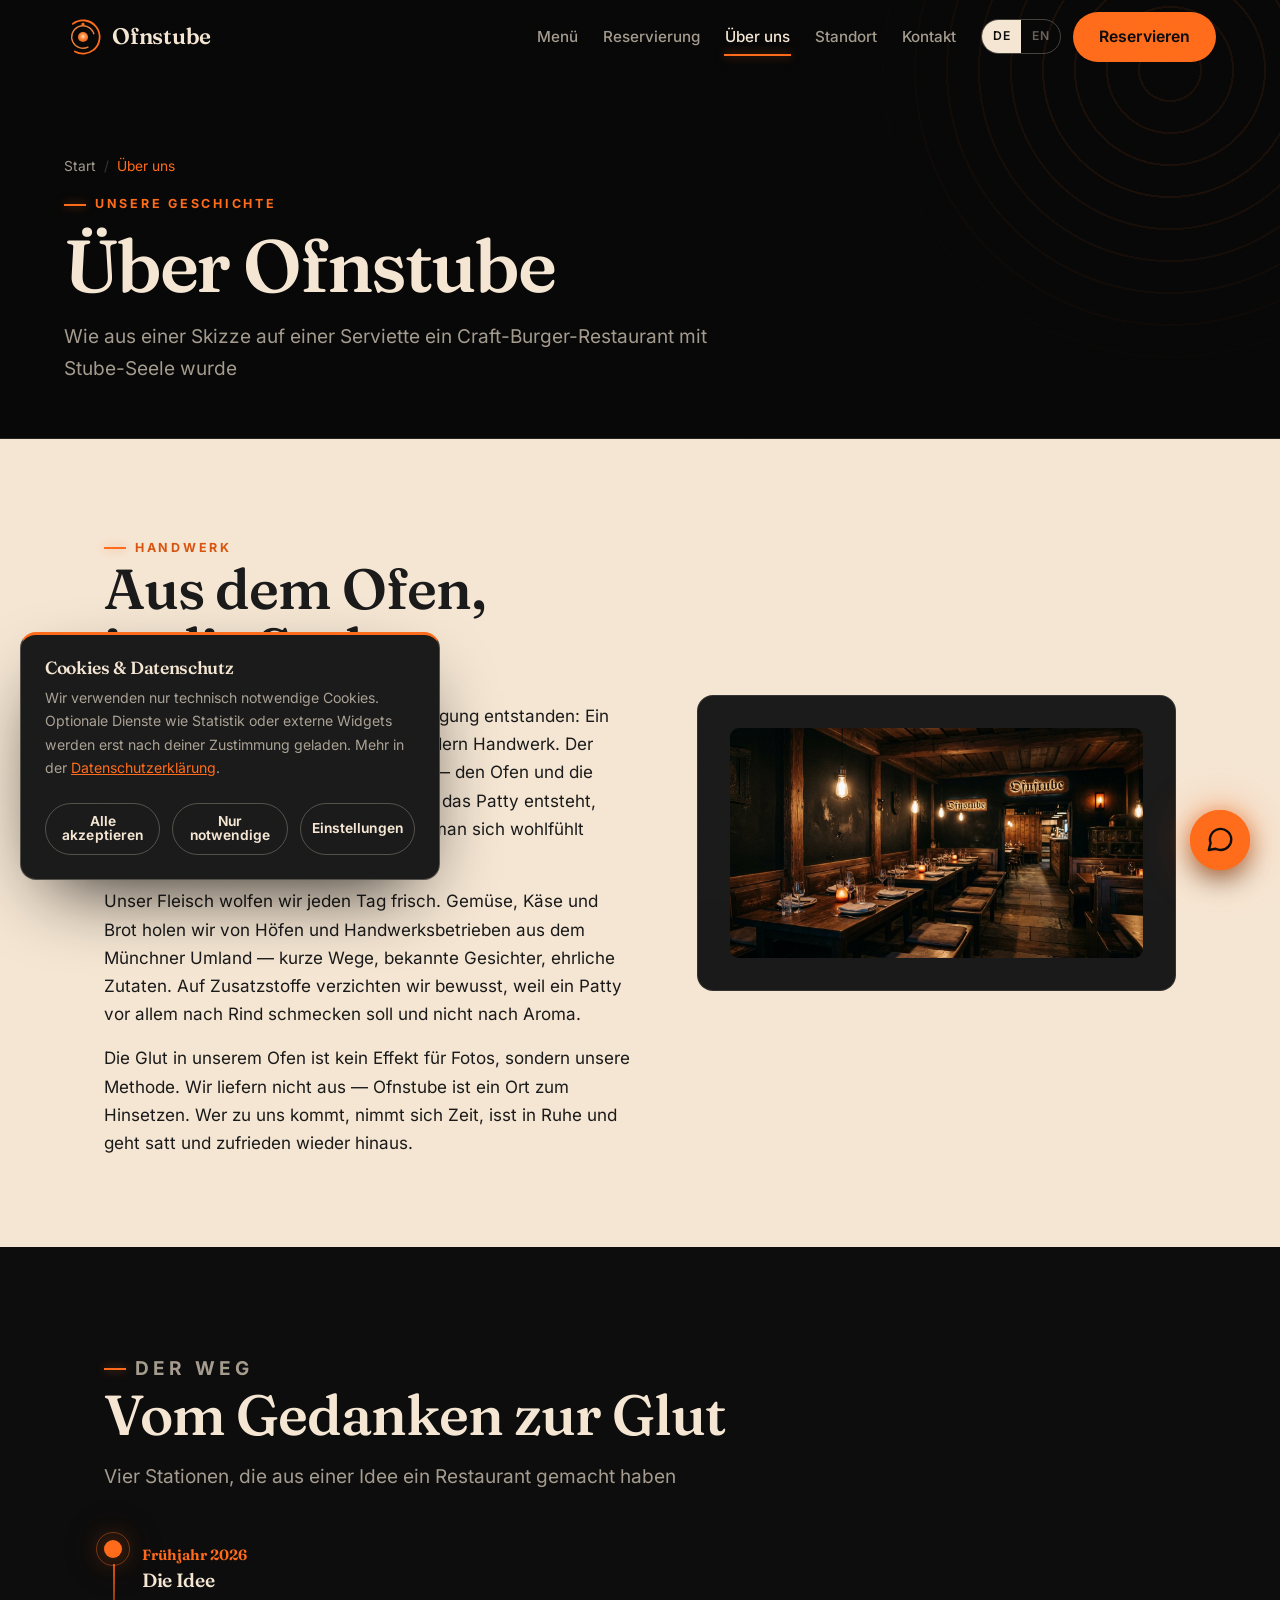
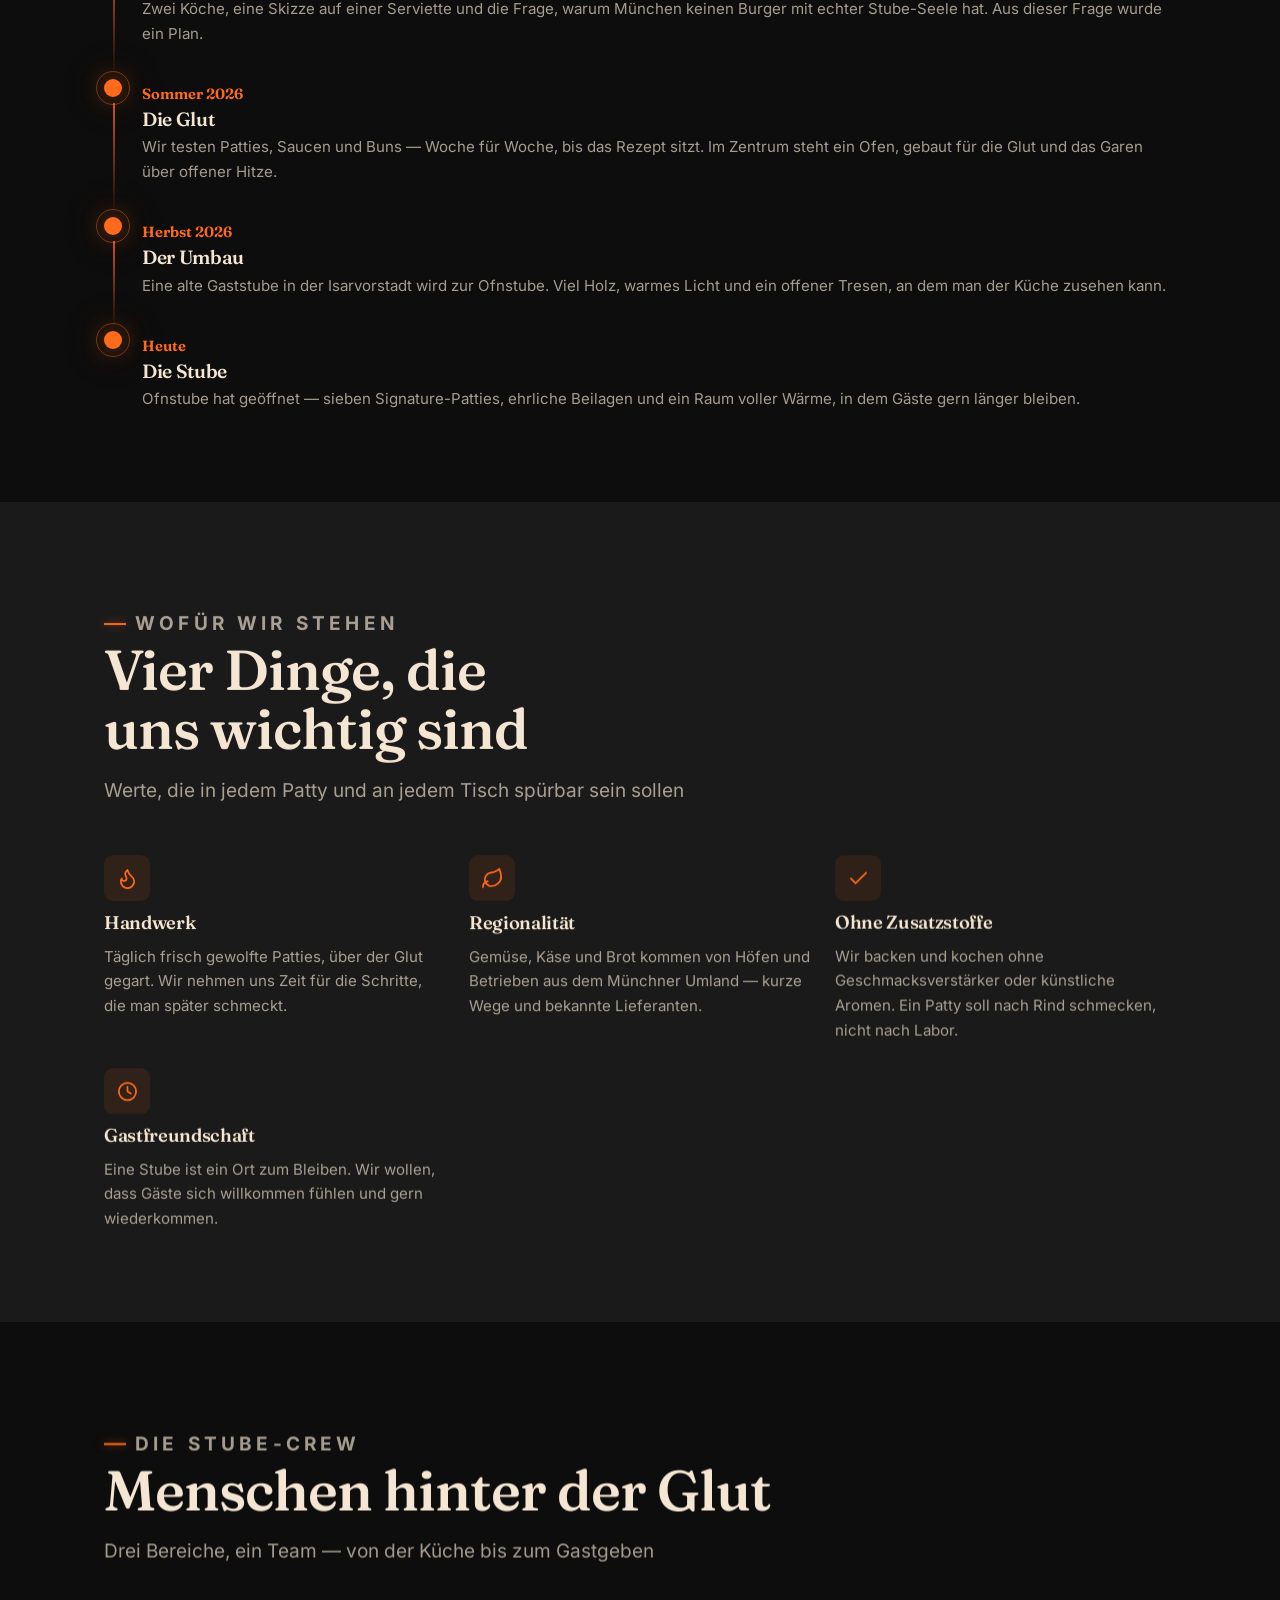
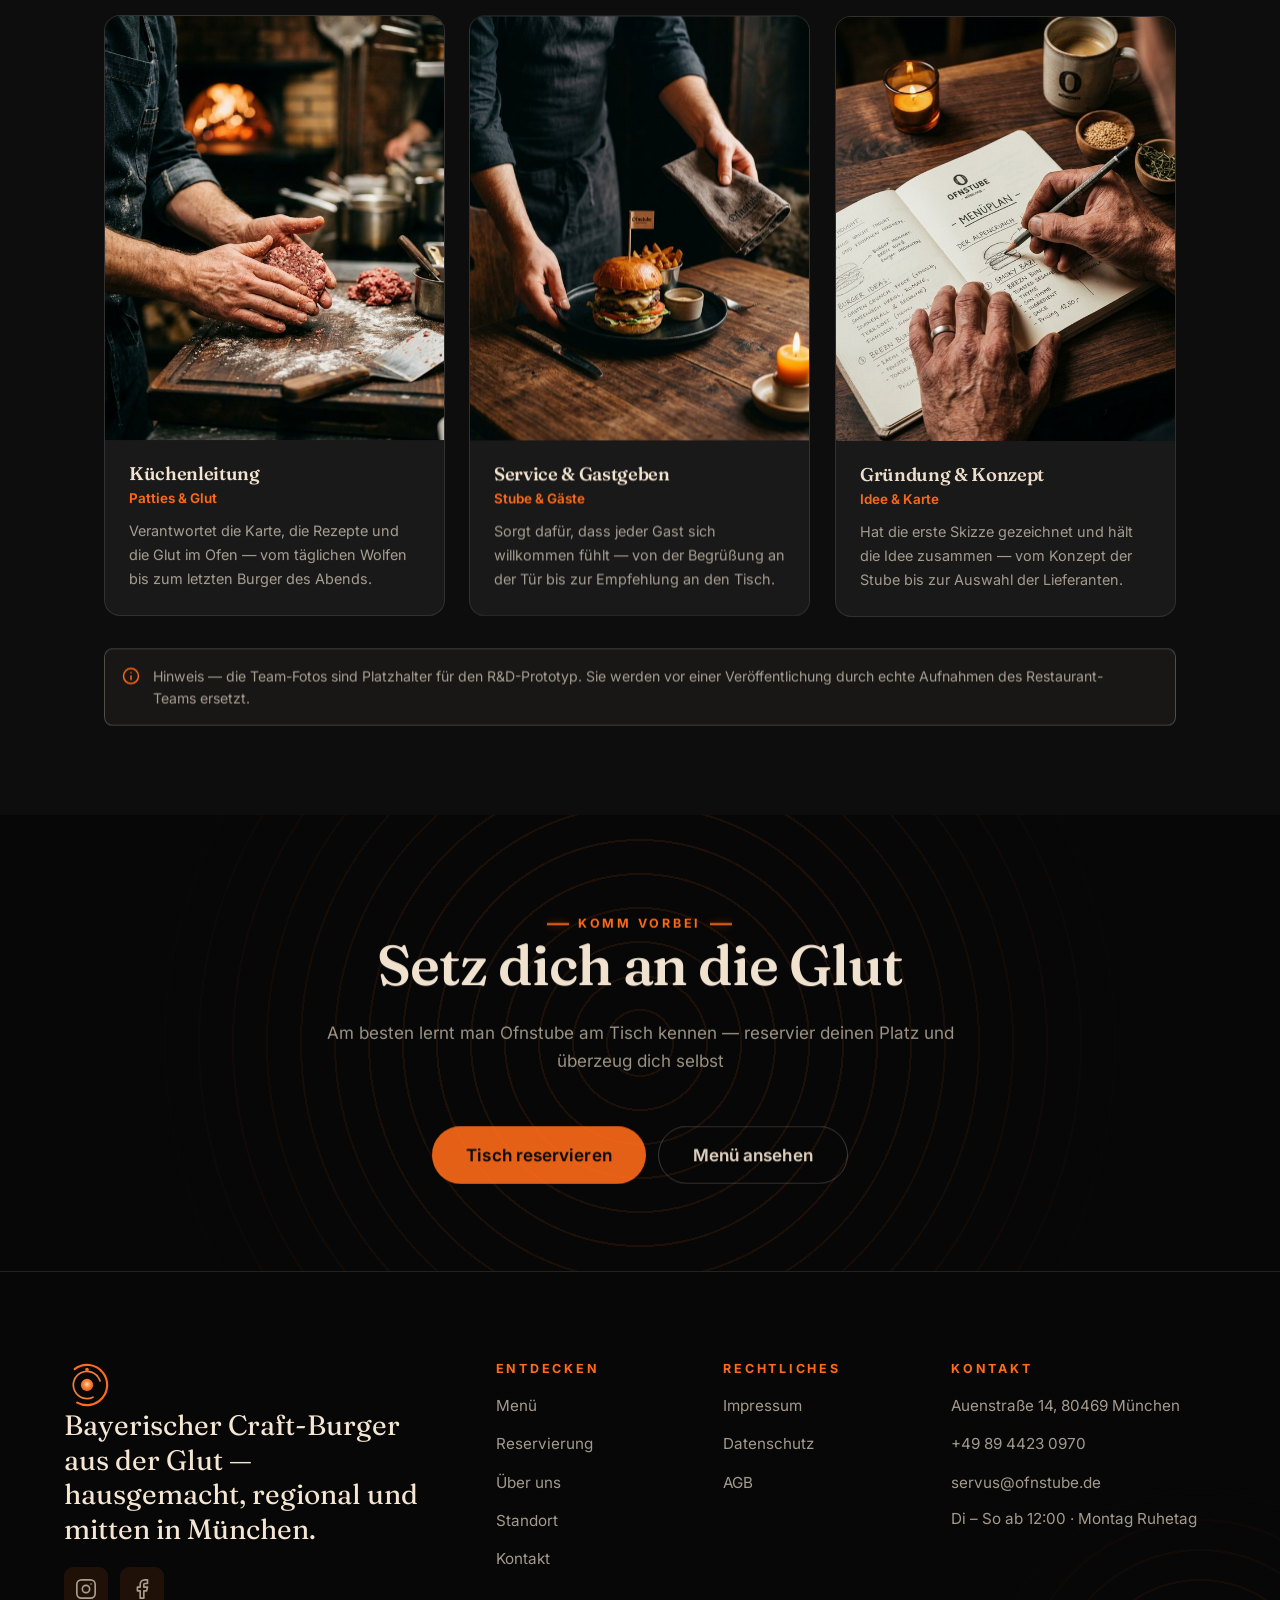
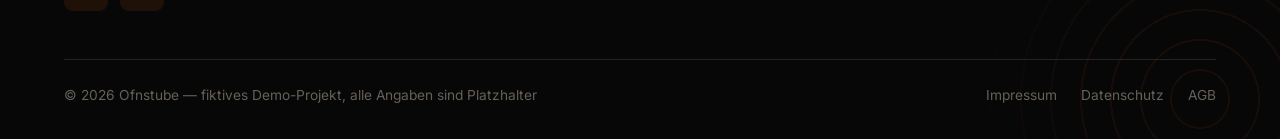
<file: pages/ueber-uns.html>
<!doctype html>
<html lang="de">
<head>
<meta charset="utf-8">
<meta name="viewport" content="width=device-width, initial-scale=1">
<title>Über uns — Ofnstube · Craft-Burger München</title>
<meta name="description" content="Die Geschichte von Ofnstube — wie aus einer Skizze auf einer Serviette ein Craft-Burger-Restaurant mit Stube-Seele in München wurde. Handwerk, Werte und das Team.">
<link rel="canonical" href="https://ofnstube.ais152.com/ueber-uns">
<meta name="theme-color" content="#0d0d0d">
<meta property="og:type" content="website">
<meta property="og:site_name" content="Ofnstube">
<meta property="og:title" content="Über uns — Ofnstube">
<meta property="og:description" content="Wie aus einer Idee ein Craft-Burger-Restaurant mit Stube-Seele wurde — Handwerk, Werte und das Team hinter der Glut.">
<meta property="og:image" content="https://ofnstube.ais152.com/assets/images/hero-poster.jpg">
<meta property="og:locale" content="de_DE">
<meta name="twitter:card" content="summary_large_image">
<meta name="twitter:title" content="Über uns — Ofnstube">
<meta name="twitter:description" content="Wie aus einer Idee ein Craft-Burger-Restaurant mit Stube-Seele wurde — Handwerk, Werte und das Team.">
<meta name="twitter:image" content="https://ofnstube.ais152.com/assets/images/hero-poster.jpg">
<link rel="alternate" hreflang="de" href="https://ofnstube.ais152.com/ueber-uns">
<link rel="alternate" hreflang="en" href="https://ofnstube.ais152.com/ueber-uns">
<link rel="alternate" hreflang="x-default" href="https://ofnstube.ais152.com/ueber-uns">
<link rel="icon" href="../assets/logo/logo-2-mark-only.svg" type="image/svg+xml">
<link rel="preload" href="../assets/fonts/fraunces-variable.woff2" as="font" type="font/woff2" crossorigin>
<link rel="preload" href="../assets/fonts/inter-variable.woff2" as="font" type="font/woff2" crossorigin>
<link rel="stylesheet" href="../assets/css/tokens.css">
<link rel="stylesheet" href="../assets/css/base.css">
<link rel="stylesheet" href="../assets/css/glut-ring.css">
<link rel="stylesheet" href="../assets/css/layout.css">
<link rel="stylesheet" href="../assets/css/components.css">
<link rel="stylesheet" href="../assets/css/motion.css">
<link rel="stylesheet" href="../assets/css/hero.css">
<link rel="stylesheet" href="../assets/css/menu.css">
<script>document.documentElement.classList.add('js');</script>
<script type="application/ld+json">
{
  "@context": "https://schema.org",
  "@type": "BreadcrumbList",
  "itemListElement": [
    { "@type": "ListItem", "position": 1, "name": "Start", "item": "https://ofnstube.ais152.com/" },
    { "@type": "ListItem", "position": 2, "name": "Über uns", "item": "https://ofnstube.ais152.com/ueber-uns" }
  ]
}
</script>
</head>
<body>
<a class="skip-link" href="#main">Zum Inhalt springen</a>

<header class="site-header">
  <div class="container container--wide site-header__inner">
    <a class="brand" href="index.html" aria-label="Ofnstube — Startseite">
      <img class="logo-mark" src="../assets/logo/logo-2-mark-only.svg" alt="" width="38" height="38">
      <span class="brand__word">Ofnstube</span>
    </a>
    <nav class="nav" aria-label="Hauptnavigation">
      <a class="nav__link" href="menu.html" data-en="Menu">Menü</a>
      <a class="nav__link" href="reservation.html" data-en="Reservations">Reservierung</a>
      <a class="nav__link" href="ueber-uns.html" aria-current="page" data-en="About">Über uns</a>
      <a class="nav__link" href="standort.html" data-en="Location">Standort</a>
      <a class="nav__link" href="kontakt.html" data-en="Contact">Kontakt</a>
    </nav>
    <div class="header-actions">
      <div class="lang-switch" role="group" aria-label="Sprache / Language">
        <button class="lang-switch__btn" type="button" data-lang-btn="de" aria-pressed="true">DE</button>
        <button class="lang-switch__btn" type="button" data-lang-btn="en" aria-pressed="false">EN</button>
      </div>
      <a class="btn btn--primary" href="reservation.html" data-en="Reserve">Reservieren</a>
      <button class="nav-toggle" type="button" aria-expanded="false" aria-controls="mobile-nav" aria-label="Menü öffnen" data-en-label="Open menu">
        <span class="nav-toggle__bars" aria-hidden="true"></span>
      </button>
    </div>
  </div>
</header>

<nav class="mobile-nav" id="mobile-nav" aria-label="Mobile Navigation">
  <a class="mobile-nav__link" href="menu.html" data-en="Menu">Menü</a>
  <a class="mobile-nav__link" href="reservation.html" data-en="Reservations">Reservierung</a>
  <a class="mobile-nav__link" href="ueber-uns.html" aria-current="page" data-en="About">Über uns</a>
  <a class="mobile-nav__link" href="standort.html" data-en="Location">Standort</a>
  <a class="mobile-nav__link" href="kontakt.html" data-en="Contact">Kontakt</a>
  <div class="mobile-nav__foot">
    <a class="btn btn--primary btn--block" href="reservation.html" data-en="Reserve a table">Tisch reservieren</a>
    <div class="lang-switch" role="group" aria-label="Sprache / Language">
      <button class="lang-switch__btn" type="button" data-lang-btn="de" aria-pressed="true">DE</button>
      <button class="lang-switch__btn" type="button" data-lang-btn="en" aria-pressed="false">EN</button>
    </div>
  </div>
</nav>

<main id="main">

  <section class="page-hero">
    <div class="page-hero__rings" aria-hidden="true"><span class="glut-ring"></span></div>
    <div class="page-hero__inner">
      <nav class="breadcrumb" aria-label="Brotkrumen">
        <ol>
          <li><a href="index.html">Start</a></li>
          <li class="sep" aria-hidden="true">/</li>
          <li aria-current="page" data-en="About">Über uns</li>
        </ol>
      </nav>
      <p class="eyebrow" data-en="Our story">Unsere Geschichte</p>
      <h1 data-en="About Ofnstube">Über Ofnstube</h1>
      <p class="page-hero__sub" data-en="How a sketch on a napkin became a craft-burger restaurant with a Stube soul">Wie aus einer Skizze auf einer Serviette ein Craft-Burger-Restaurant mit Stube-Seele wurde</p>
    </div>
  </section>

  <section class="section section--bone">
    <div class="container">
      <div class="split">
        <div data-reveal>
          <p class="eyebrow" data-en="Craft">Handwerk</p>
          <h2 data-en="From the oven, into the Stube">Aus dem Ofen, in die Stube</h2>
          <div class="flow mt-5">
            <p data-en="Ofnstube grew out of a simple conviction: a good burger needs no spectacle, only craft. The name joins two Bavarian words — the oven and the Stube. The oven stands for the heat in which the patty is made, the Stube for the warm room where you feel at ease and stay.">Ofnstube ist aus einer einfachen Überzeugung entstanden: Ein guter Burger braucht kein Spektakel, sondern Handwerk. Der Name verbindet zwei bayerische Wörter — den Ofen und die Stube. Der Ofen steht für die Hitze, in der das Patty entsteht, die Stube für den warmen Raum, in dem man sich wohlfühlt und bleibt.</p>
            <p data-en="We grind our meat fresh every day. Vegetables, cheese and bread come from farms and artisan producers around Munich — short distances, familiar faces, honest ingredients. We deliberately avoid additives, because a patty should taste above all of beef, not of flavouring.">Unser Fleisch wolfen wir jeden Tag frisch. Gemüse, Käse und Brot holen wir von Höfen und Handwerksbetrieben aus dem Münchner Umland — kurze Wege, bekannte Gesichter, ehrliche Zutaten. Auf Zusatzstoffe verzichten wir bewusst, weil ein Patty vor allem nach Rind schmecken soll und nicht nach Aroma.</p>
            <p data-en="The embers in our oven are not an effect for photos but our method. We don't deliver — Ofnstube is a place to sit down. Whoever comes to us takes their time, eats in peace and leaves full and content.">Die Glut in unserem Ofen ist kein Effekt für Fotos, sondern unsere Methode. Wir liefern nicht aus — Ofnstube ist ein Ort zum Hinsetzen. Wer zu uns kommt, nimmt sich Zeit, isst in Ruhe und geht satt und zufrieden wieder hinaus.</p>
          </div>
        </div>
        <div data-reveal>
          <figure class="card">
            <div class="media">
              <img src="../assets/images/interior/interior-stube.jpg" alt="Innenraum der Ofnstube mit warmem Holz und gemütlichen Sitzplätzen" width="1280" height="720" loading="lazy"></div>
          </figure>
        </div>
      </div>
    </div>
  </section>

  <section class="section">
    <div class="container">
      <div class="section-head" data-reveal>
        <p class="eyebrow" data-en="The journey">Der Weg</p>
        <h2 data-en="From a thought to the embers">Vom Gedanken zur Glut</h2>
        <p data-en="Four milestones that turned an idea into a restaurant">Vier Stationen, die aus einer Idee ein Restaurant gemacht haben</p>
      </div>
      <div class="timeline" data-reveal>
        <div class="timeline__item">
          <span class="glut-dot" aria-hidden="true"></span>
          <div class="timeline__body">
            <span class="timeline__year" data-en="Spring 2026">Frühjahr 2026</span>
            <h3 data-en="The idea">Die Idee</h3>
            <p data-en="Two cooks, a sketch on a napkin and the question of why Munich had no burger with a real Stube soul. That question became a plan.">Zwei Köche, eine Skizze auf einer Serviette und die Frage, warum München keinen Burger mit echter Stube-Seele hat. Aus dieser Frage wurde ein Plan.</p>
          </div>
        </div>
        <div class="timeline__item">
          <span class="glut-dot" aria-hidden="true"></span>
          <div class="timeline__body">
            <span class="timeline__year" data-en="Summer 2026">Sommer 2026</span>
            <h3 data-en="The embers">Die Glut</h3>
            <p data-en="We test patties, sauces and buns — week after week, until the recipe sits right. At its heart is an oven, built for the embers and for cooking over an open heat.">Wir testen Patties, Saucen und Buns — Woche für Woche, bis das Rezept sitzt. Im Zentrum steht ein Ofen, gebaut für die Glut und das Garen über offener Hitze.</p>
          </div>
        </div>
        <div class="timeline__item">
          <span class="glut-dot" aria-hidden="true"></span>
          <div class="timeline__body">
            <span class="timeline__year" data-en="Autumn 2026">Herbst 2026</span>
            <h3 data-en="The conversion">Der Umbau</h3>
            <p data-en="An old tavern in the Isarvorstadt becomes Ofnstube. Plenty of wood, warm light and an open counter where you can watch the kitchen at work.">Eine alte Gaststube in der Isarvorstadt wird zur Ofnstube. Viel Holz, warmes Licht und ein offener Tresen, an dem man der Küche zusehen kann.</p>
          </div>
        </div>
        <div class="timeline__item">
          <span class="glut-dot" aria-hidden="true"></span>
          <div class="timeline__body">
            <span class="timeline__year" data-en="Today">Heute</span>
            <h3 data-en="The Stube">Die Stube</h3>
            <p data-en="Ofnstube is open — seven signature patties, honest sides and a room full of warmth where guests are happy to linger.">Ofnstube hat geöffnet — sieben Signature-Patties, ehrliche Beilagen und ein Raum voller Wärme, in dem Gäste gern länger bleiben.</p>
          </div>
        </div>
      </div>
    </div>
  </section>

  <section class="section section--raised">
    <div class="container">
      <div class="section-head" data-reveal>
        <p class="eyebrow" data-en="What we stand for">Wofür wir stehen</p>
        <h2 data-en="Four things that matter to us">Vier Dinge, die uns wichtig sind</h2>
        <p data-en="Values that should be felt in every patty and at every table">Werte, die in jedem Patty und an jedem Tisch spürbar sein sollen</p>
      </div>
      <div class="grid grid--cards">
        <div class="value" data-reveal>
          <span class="value__icon" aria-hidden="true">
            <svg viewBox="0 0 24 24" fill="none" stroke="currentColor" stroke-width="1.8" stroke-linecap="round" stroke-linejoin="round"><path d="M8.5 14.5A2.5 2.5 0 0 0 11 12c0-1.4-.5-2-1-3-1.1-2.1-.2-4 2-6 .5 2.5 2 4.9 4 6.5 2 1.6 3 3.5 3 5.5a7 7 0 1 1-14 0c0-1.2.4-2.3 1-3a2.5 2.5 0 0 0 2.5 2.5z"/></svg>
          </span>
          <h3 data-en="Craft">Handwerk</h3>
          <p data-en="Patties freshly ground every day, cooked over the embers. We take time for the steps you taste later on.">Täglich frisch gewolfte Patties, über der Glut gegart. Wir nehmen uns Zeit für die Schritte, die man später schmeckt.</p>
        </div>
        <div class="value" data-reveal>
          <span class="value__icon" aria-hidden="true">
            <svg viewBox="0 0 24 24" fill="none" stroke="currentColor" stroke-width="1.8" stroke-linecap="round" stroke-linejoin="round"><path d="M11 20A7 7 0 0 1 9.8 6.1C15.5 5 17 4.48 19 2c1 2 2 4.18 2 8 0 5.5-4.78 10-10 10z"/><path d="M2 21c0-3 1.85-5.36 5.08-6"/></svg>
          </span>
          <h3 data-en="Regionality">Regionalität</h3>
          <p data-en="Vegetables, cheese and bread come from farms and producers around Munich — short distances and familiar suppliers.">Gemüse, Käse und Brot kommen von Höfen und Betrieben aus dem Münchner Umland — kurze Wege und bekannte Lieferanten.</p>
        </div>
        <div class="value" data-reveal>
          <span class="value__icon" aria-hidden="true">
            <svg viewBox="0 0 24 24" fill="none" stroke="currentColor" stroke-width="1.8" stroke-linecap="round" stroke-linejoin="round"><path d="M20 6 9 17l-5-5"/></svg>
          </span>
          <h3 data-en="No additives">Ohne Zusatzstoffe</h3>
          <p data-en="We bake and cook without flavour enhancers or artificial aromas. A patty should taste of beef, not of a lab.">Wir backen und kochen ohne Geschmacksverstärker oder künstliche Aromen. Ein Patty soll nach Rind schmecken, nicht nach Labor.</p>
        </div>
        <div class="value" data-reveal>
          <span class="value__icon" aria-hidden="true">
            <svg viewBox="0 0 24 24" fill="none" stroke="currentColor" stroke-width="1.8" stroke-linecap="round" stroke-linejoin="round"><circle cx="12" cy="12" r="9"/><path d="M12 7v5l3.5 2"/></svg>
          </span>
          <h3 data-en="Hospitality">Gastfreundschaft</h3>
          <p data-en="A Stube is a place to stay. We want guests to feel welcome and to enjoy coming back.">Eine Stube ist ein Ort zum Bleiben. Wir wollen, dass Gäste sich willkommen fühlen und gern wiederkommen.</p>
        </div>
      </div>
    </div>
  </section>

  <section class="section">
    <div class="container">
      <div class="section-head" data-reveal>
        <p class="eyebrow" data-en="The Stube crew">Die Stube-Crew</p>
        <h2 data-en="People behind the embers">Menschen hinter der Glut</h2>
        <p data-en="Three areas, one team — from the kitchen to hosting">Drei Bereiche, ein Team — von der Küche bis zum Gastgeben</p>
      </div>
      <div class="grid grid--cards">
        <figure class="card person" data-reveal>
          <div class="media">
            <img src="../assets/images/team/team-kueche.jpg" alt="Person aus der Küchenleitung von Ofnstube am Ofen" width="600" height="750" loading="lazy">
          </div>
          <figcaption>
            <h3 data-en="Head of kitchen">Küchenleitung</h3>
            <p class="role" data-en="Patties &amp; embers">Patties &amp; Glut</p>
            <p data-en="Responsible for the menu, the recipes and the embers in the oven — from the daily grinding to the last burger of the evening.">Verantwortet die Karte, die Rezepte und die Glut im Ofen — vom täglichen Wolfen bis zum letzten Burger des Abends.</p>
          </figcaption>
        </figure>
        <figure class="card person" data-reveal>
          <div class="media">
            <img src="../assets/images/team/team-service.jpg" alt="Person aus dem Service-Team von Ofnstube im Gastraum" width="600" height="750" loading="lazy">
          </div>
          <figcaption>
            <h3 data-en="Service &amp; hosting">Service &amp; Gastgeben</h3>
            <p class="role" data-en="Stube &amp; guests">Stube &amp; Gäste</p>
            <p data-en="Makes sure every guest feels welcome — from the greeting at the door to the recommendation at the table.">Sorgt dafür, dass jeder Gast sich willkommen fühlt — von der Begrüßung an der Tür bis zur Empfehlung an den Tisch.</p>
          </figcaption>
        </figure>
        <figure class="card person" data-reveal>
          <div class="media">
            <img src="../assets/images/team/team-gruendung.jpg" alt="Person aus dem Gründungsteam von Ofnstube" width="600" height="750" loading="lazy">
          </div>
          <figcaption>
            <h3 data-en="Founding &amp; concept">Gründung &amp; Konzept</h3>
            <p class="role" data-en="Idea &amp; menu">Idee &amp; Karte</p>
            <p data-en="Drew the first sketch and holds the idea together — from the concept of the Stube to the choice of suppliers.">Hat die erste Skizze gezeichnet und hält die Idee zusammen — vom Konzept der Stube bis zur Auswahl der Lieferanten.</p>
          </figcaption>
        </figure>
      </div>
      <div class="notice notice--info mt-6" data-reveal>
        <svg viewBox="0 0 24 24" fill="none" stroke="currentColor" stroke-width="1.8" stroke-linecap="round" stroke-linejoin="round" aria-hidden="true"><circle cx="12" cy="12" r="9"/><path d="M12 16v-4M12 8h.01"/></svg>
        <p data-en="Please note — the team photos are placeholders for the R&amp;D prototype. They will be replaced with real images of the restaurant team before publication.">Hinweis — die Team-Fotos sind Platzhalter für den R&amp;D-Prototyp. Sie werden vor einer Veröffentlichung durch echte Aufnahmen des Restaurant-Teams ersetzt.</p>
      </div>
    </div>
  </section>

  <section class="section section--glut section--sunken">
    <span class="glut-ring glut-ring--cta" aria-hidden="true"></span>
    <div class="container container--narrow text-center">
      <p class="eyebrow eyebrow--center" data-reveal data-en="Drop by">Komm vorbei</p>
      <h2 data-reveal data-en="Take a seat by the embers">Setz dich an die Glut</h2>
      <p class="mt-5" style="color:var(--text-dim)" data-reveal data-en="The best way to get to know Ofnstube is at the table — reserve your seat and see for yourself">Am besten lernt man Ofnstube am Tisch kennen — reservier deinen Platz und überzeug dich selbst</p>
      <div class="btn-row btn-row--center section-foot" data-reveal>
        <a class="btn btn--primary btn--lg" href="reservation.html" data-en="Reserve a table">Tisch reservieren</a>
        <a class="btn btn--ghost btn--lg" href="menu.html" data-en="View the menu">Menü ansehen</a>
      </div>
    </div>
  </section>

</main>

<footer class="site-footer">
  <span class="glut-ring glut-ring--footer" aria-hidden="true"></span>
  <div class="container container--wide">
    <div class="footer-grid">
      <div class="footer-col footer-brand">
        <img class="logo-mark" src="../assets/logo/logo-2-mark-only.svg" alt="Ofnstube" width="46" height="46">
        <p>Bayerischer Craft-Burger aus der Glut — hausgemacht, regional und mitten in München.</p>
        <div class="btn-row" style="margin-top:1.25rem">
          <a class="info-tile__icon" href="https://www.instagram.com/ofnstube" target="_blank" rel="noopener" aria-label="Ofnstube auf Instagram">
            <svg viewBox="0 0 24 24" fill="none" stroke="currentColor" stroke-width="1.8" stroke-linecap="round" stroke-linejoin="round" aria-hidden="true"><rect x="2" y="2" width="20" height="20" rx="5"/><circle cx="12" cy="12" r="4"/><path d="M17.5 6.5h.01"/></svg>
          </a>
          <a class="info-tile__icon" href="https://www.facebook.com/ofnstube" target="_blank" rel="noopener" aria-label="Ofnstube auf Facebook">
            <svg viewBox="0 0 24 24" fill="none" stroke="currentColor" stroke-width="1.8" stroke-linecap="round" stroke-linejoin="round" aria-hidden="true"><path d="M18 2h-3a5 5 0 0 0-5 5v3H7v4h3v8h4v-8h3l1-4h-4V7a1 1 0 0 1 1-1h3z"/></svg>
          </a>
        </div>
      </div>
      <div class="footer-col">
        <h4>Entdecken</h4>
        <ul>
          <li><a href="menu.html" data-en="Menu">Menü</a></li>
          <li><a href="reservation.html" data-en="Reservations">Reservierung</a></li>
          <li><a href="ueber-uns.html" data-en="About">Über uns</a></li>
          <li><a href="standort.html" data-en="Location">Standort</a></li>
          <li><a href="kontakt.html" data-en="Contact">Kontakt</a></li>
        </ul>
      </div>
      <div class="footer-col">
        <h4>Rechtliches</h4>
        <ul>
          <li><a href="impressum.html">Impressum</a></li>
          <li><a href="datenschutz.html">Datenschutz</a></li>
          <li><a href="agb.html">AGB</a></li>
        </ul>
      </div>
      <div class="footer-col">
        <h4>Kontakt</h4>
        <ul>
          <li><a href="https://maps.google.com/?q=Auenstra%C3%9Fe+14+M%C3%BCnchen" target="_blank" rel="noopener">Auenstraße 14, 80469 München</a></li>
          <li><a href="tel:+498944230970">+49 89 4423 0970</a></li>
          <li><a href="mailto:servus@ofnstube.de">servus@ofnstube.de</a></li>
          <li><p>Di – So ab 12:00 · Montag Ruhetag</p></li>
        </ul>
      </div>
    </div>
    <div class="footer-bottom">
      <p>© <span data-year>2026</span> Ofnstube — fiktives Demo-Projekt, alle Angaben sind Platzhalter</p>
      <nav aria-label="Rechtliche Links">
        <a href="impressum.html">Impressum</a>
        <a href="datenschutz.html">Datenschutz</a>
        <a href="agb.html">AGB</a>
      </nav>
    </div>
  </div>
</footer>

<a class="fab" href="https://wa.me/4915144209930" target="_blank" rel="noopener" data-whatsapp aria-label="Ofnstube per WhatsApp kontaktieren">
  <span class="fab__ping" aria-hidden="true"></span>
  <svg viewBox="0 0 24 24" fill="none" stroke="currentColor" stroke-width="1.9" stroke-linecap="round" stroke-linejoin="round" aria-hidden="true"><path d="M21 11.5a8.4 8.4 0 0 1-8.5 8.5 8.5 8.5 0 0 1-4-1L3 20l1.5-5.5a8.5 8.5 0 1 1 16.5-3z"/></svg>
</a>

<aside class="cookie-banner" id="cookie-banner" aria-label="Cookie-Hinweis" hidden>
  <h3>Cookies &amp; Datenschutz</h3>
  <p>Wir verwenden nur technisch notwendige Cookies. Optionale Dienste wie Statistik oder externe Widgets werden erst nach deiner Zustimmung geladen. Mehr in der <a href="datenschutz.html">Datenschutzerklärung</a>.</p>
  <div class="cookie-actions">
    <button class="btn" type="button" data-cookie="all">Alle akzeptieren</button>
    <button class="btn" type="button" data-cookie="necessary">Nur notwendige</button>
    <button class="btn" type="button" data-cookie="settings">Einstellungen</button>
  </div>
</aside>

<script src="../assets/vendor/lenis.min.js"></script>
<script src="../assets/vendor/gsap.min.js"></script>
<script src="../assets/vendor/ScrollTrigger.min.js"></script>
<script src="../assets/js/lenis-init.js"></script>
<script src="../assets/js/gsap-init.js"></script>
<script src="../assets/js/allergens.js"></script>
<script src="../assets/js/menu-renderer.js"></script>
<script src="../assets/js/quandoo-loader.js"></script>
<script src="../assets/js/whatsapp.js"></script>
<script src="../assets/js/lang.js"></script>
<script src="../assets/js/main.js"></script>
</body>
</html>
</file>
<file: assets/css/tokens.css>
/* ============================================================
   Ofnstube · tokens.css
   Design tokens — single source of truth.
   Bavarian craft-burger · smoked-black + ember + bone.
   ============================================================ */

:root {
  /* — Brand palette (CDP-locked) — */
  --smoked-black: #0d0d0d;
  --ember-orange: #ff6b1a;
  --bone:         #f5e6d3;
  --olive:        #5c6b2c;   /* decorative ONLY — never text */
  --ink-900:      #1a1a1a;
  --warn:         #c41e3a;
  --ok-500:       #5c8a3c;

  /* — Derived dark surfaces — */
  --ink-850:      #181614;
  --ink-800:      #232020;
  --ink-700:      #2e2a26;
  --surface:        var(--smoked-black);
  --surface-raised: var(--ink-900);
  --surface-sunken: #070707;

  /* — Light (bone) surfaces — */
  --surface-bone:   #f5e6d3;
  --surface-bone-2: #ecdcc1;

  /* — Hairlines — */
  --hairline:        rgba(245, 230, 211, .12);
  --hairline-strong: rgba(245, 230, 211, .26);
  --hairline-bone:   rgba(26, 26, 26, .14);

  /* — Text on dark — */
  --text:       var(--bone);
  --text-dim:   rgba(245, 230, 211, .66);
  --text-faint: rgba(245, 230, 211, .40);

  /* — Text on bone — */
  --text-on-bone:     #1a1a1a;
  --text-on-bone-dim: #5b5046;

  /* — Text on ember (smoked-black, 5.1:1 AA) — */
  --text-on-ember: #0d0d0d;

  /* — Ember scale — */
  --ember-bright:  #ff8a40;
  --ember-deep:    #d9530f;
  --ember-glow-1:  rgba(255, 107, 26, .55);
  --ember-glow-2:  rgba(255, 107, 26, .30);
  --ember-glow-3:  rgba(255, 107, 26, .12);

  /* — Typography families — */
  --font-display: 'Fraunces', Georgia, 'Times New Roman', serif;
  --font-body:    'Inter', 'Segoe UI', system-ui, -apple-system, sans-serif;

  /* — Fluid type scale — */
  --fs-eyebrow:  .78rem;
  --fs-small:    .86rem;
  --fs-body:     1.0625rem;
  --fs-body-lg:  1.1875rem;
  --fs-h4: clamp(1.15rem, .62rem + 1.0vw, 1.45rem);
  --fs-h3: clamp(1.45rem, .90rem + 1.7vw, 2.15rem);
  --fs-h2: clamp(2.05rem, 1.20rem + 2.9vw, 3.55rem);
  --fs-h1: clamp(2.70rem, 1.30rem + 5.4vw, 5.75rem);
  --fs-display: clamp(3.10rem, 1.10rem + 7.4vw, 7.10rem);

  /* — Line-heights (A: headings >= 1.05) — */
  --lh-tight: 1.06;
  --lh-snug:  1.20;
  --lh-body:  1.66;

  /* — Tracking — */
  --tracking-eyebrow: .22em;
  --tracking-tight:  -.018em;

  /* — Spacing — */
  --sp-1: .25rem;  --sp-2: .5rem;   --sp-3: .75rem;
  --sp-4: 1rem;    --sp-5: 1.5rem;  --sp-6: 2rem;
  --sp-7: 3rem;    --sp-8: 4rem;    --sp-9: 6rem;

  /* — Vertical rhythm (B: ONE section system) — */
  --section-y: clamp(64px, 10vh, 120px);
  --gutter:    clamp(20px, 5vw, 64px);

  /* — Layout widths — */
  --container:        1200px;
  --container-wide:   1380px;
  --container-narrow: 760px;
  --header-h: 74px;

  /* — Radii — */
  --r-xs: 4px;  --r-sm: 9px;  --r-md: 16px;
  --r-lg: 24px; --r-pill: 999px;

  /* — Borders — */
  --border:        1px solid var(--hairline);
  --border-strong: 1px solid var(--hairline-strong);

  /* — Shadows & Glut-Ring glow — */
  --shadow-card:  0 22px 60px -34px rgba(0, 0, 0, .92);
  --shadow-pop:   0 30px 80px -30px rgba(0, 0, 0, .96);
  --glut-soft:    0 0 18px var(--ember-glow-2), 0 0 44px var(--ember-glow-3);
  --glut-strong:  0 0 22px var(--ember-glow-1), 0 0 52px var(--ember-glow-2);
  --glut-focus:   0 0 0 2px var(--smoked-black), 0 0 0 4px var(--ember-orange), 0 0 20px var(--ember-glow-1);

  /* — Motion — */
  --ease-out:    cubic-bezier(.22, .61, .36, 1);
  --ease-in-out: cubic-bezier(.65, .05, .36, 1);
  --dur-fast: .18s;
  --dur:      .32s;
  --dur-slow: .6s;

  /* — z-index scale — */
  --z-base:   1;
  --z-fab:    60;
  --z-header: 80;
  --z-banner: 90;
  --z-modal:  100;

  /* — Stage 1.5 · editorial redesign — */
  --fs-mega:    clamp(2.5rem, 1.0rem + 5.2vw, 5.9rem);
  --fs-section: clamp(2.35rem, 1.1rem + 4.6vw, 5.6rem);
  --fs-kicker:  .73rem;
  --hairline-warm: rgba(255, 107, 26, .22);
  --ease-glut:  cubic-bezier(.16, .84, .44, 1);
  --paper:      #efe1c8;

  color-scheme: dark;
}
</file>
<file: assets/css/base.css>
/* ============================================================
   Ofnstube · base.css
   Self-hosted fonts (DSGVO — no Google CDN), reset, base elements.
   ============================================================ */

/* — Self-hosted variable fonts (WOFF2) — */
@font-face {
  font-family: 'Fraunces';
  src: url('../fonts/fraunces-variable.woff2') format('woff2');
  font-weight: 100 900;
  font-style: normal;
  font-display: swap;
}
@font-face {
  font-family: 'Fraunces';
  src: url('../fonts/fraunces-variable-italic.woff2') format('woff2');
  font-weight: 100 900;
  font-style: italic;
  font-display: swap;
}
@font-face {
  font-family: 'Inter';
  src: url('../fonts/inter-variable.woff2') format('woff2');
  font-weight: 100 900;
  font-style: normal;
  font-display: swap;
}
@font-face {
  font-family: 'Inter';
  src: url('../fonts/inter-variable-italic.woff2') format('woff2');
  font-weight: 100 900;
  font-style: italic;
  font-display: swap;
}

/* — Reset — */
*, *::before, *::after { box-sizing: border-box; }
* { margin: 0; }

html {
  -webkit-text-size-adjust: 100%;
  text-size-adjust: 100%;
  scroll-padding-top: calc(var(--header-h) + 24px);
  -webkit-tap-highlight-color: transparent;
}

body {
  background: var(--smoked-black);
  color: var(--text);
  font-family: var(--font-body);
  font-size: var(--fs-body);
  line-height: var(--lh-body);
  font-weight: 400;
  -webkit-font-smoothing: antialiased;
  -moz-osx-font-smoothing: grayscale;
  text-rendering: optimizeLegibility;
  overflow-x: hidden;
  min-height: 100svh;
}

/* Lenis is active -> CSS smooth-scroll off; Lenis owns the loop */
html.lenis, html.lenis body { height: auto; }
.lenis.lenis-smooth { scroll-behavior: auto !important; }
.lenis.lenis-stopped { overflow: hidden; }

/* — Headings (A: line-height >= 1.05, hyphens none) — */
h1, h2, h3, h4, h5, h6 {
  font-family: var(--font-display);
  line-height: var(--lh-tight);
  letter-spacing: var(--tracking-tight);
  color: var(--bone);
  hyphens: none;
  -webkit-hyphens: none;
  text-wrap: balance;
  font-weight: 560;
}
h1 { font-size: var(--fs-h1); font-variation-settings: 'opsz' 144, 'SOFT' 0, 'WONK' 0; }
h2 { font-size: var(--fs-h2); font-variation-settings: 'opsz' 90,  'SOFT' 0, 'WONK' 0; }
h3 { font-size: var(--fs-h3); font-variation-settings: 'opsz' 48;  font-weight: 580; }
h4 { font-size: var(--fs-h4); font-variation-settings: 'opsz' 30;  font-weight: 600; }

p { text-wrap: pretty; }
p + p { margin-top: var(--sp-4); }

a { color: inherit; text-decoration: none; }

ul, ol { list-style: none; padding: 0; }

img, svg, video, canvas {
  display: block;
  max-width: 100%;
}
img { height: auto; }

button, input, textarea, select {
  font: inherit;
  color: inherit;
}
button { background: none; border: none; cursor: pointer; }

strong, b { font-weight: 640; }
em, i { font-style: italic; }

::selection {
  background: var(--ember-orange);
  color: var(--smoked-black);
}

/* — Focus (BFSG — visible ember focus ring) — */
:focus-visible {
  outline: 2px solid var(--ember-orange);
  outline-offset: 3px;
  border-radius: var(--r-xs);
}
:focus:not(:focus-visible) { outline: none; }

/* — Scrollbar — */
* { scrollbar-color: var(--ink-700) var(--smoked-black); scrollbar-width: thin; }
::-webkit-scrollbar { width: 11px; height: 11px; }
::-webkit-scrollbar-track { background: var(--surface-sunken); }
::-webkit-scrollbar-thumb {
  background: var(--ink-700);
  border-radius: var(--r-pill);
  border: 2px solid var(--surface-sunken);
}
::-webkit-scrollbar-thumb:hover { background: var(--ember-deep); }

/* — Skip-link (a11y) — */
.skip-link {
  position: absolute;
  left: 50%;
  top: -64px;
  transform: translateX(-50%);
  z-index: var(--z-modal);
  background: var(--ember-orange);
  color: var(--smoked-black);
  font-weight: 640;
  padding: 12px 22px;
  border-radius: 0 0 var(--r-sm) var(--r-sm);
  transition: top var(--dur) var(--ease-out);
}
.skip-link:focus-visible { top: 0; outline-offset: -3px; }

/* — Screen-reader-only — */
.sr-only {
  position: absolute !important;
  width: 1px; height: 1px;
  padding: 0; margin: -1px;
  overflow: hidden;
  clip: rect(0 0 0 0);
  clip-path: inset(50%);
  white-space: nowrap;
  border: 0;
}

/* — Reduced motion (BFSG) — */
@media (prefers-reduced-motion: reduce) {
  *, *::before, *::after {
    animation-duration: .01ms !important;
    animation-iteration-count: 1 !important;
    transition-duration: .01ms !important;
    scroll-behavior: auto !important;
  }
}

/* — Stage 1.5 · Bavarian grain texture (subtle, all surfaces) — */
body::after {
  content: "";
  position: fixed;
  inset: 0;
  z-index: 200;
  pointer-events: none;
  opacity: .04;
  mix-blend-mode: overlay;
  background-image: url("data:image/svg+xml,%3Csvg%20xmlns='http://www.w3.org/2000/svg'%3E%3Cfilter%20id='n'%3E%3CfeTurbulence%20type='fractalNoise'%20baseFrequency='0.82'%20numOctaves='2'%20stitchTiles='stitch'/%3E%3C/filter%3E%3Crect%20width='100%25'%20height='100%25'%20filter='url(%23n)'/%3E%3C/svg%3E");
}
</file>
<file: assets/css/glut-ring.css>
/* ============================================================
   Ofnstube · glut-ring.css
   LEITMOTIV — Glut-Ring: concentric rings of pulsing ember.
   Applied: hero backdrop · card hover · CTA focus · timeline
   markers · footer pattern · 404 focus · logo-mark pulse.
   ============================================================ */

/* — Core ring object: concentric ember circles — */
.glut-ring {
  --ring-gap: 38px;
  --ring-line: 2px;
  position: absolute;
  aspect-ratio: 1;
  border-radius: 50%;
  pointer-events: none;
  background:
    repeating-radial-gradient(circle at 50% 50%,
      transparent 0,
      transparent calc(var(--ring-gap) - var(--ring-line)),
      var(--ember-glow-2) calc(var(--ring-gap) - var(--ring-line)),
      var(--ember-glow-2) var(--ring-gap));
  -webkit-mask: radial-gradient(circle at 50% 50%, #000 30%, transparent 74%);
          mask: radial-gradient(circle at 50% 50%, #000 30%, transparent 74%);
  opacity: .5;
}

/* hero: a single large breathing ring set */
.glut-ring--hero {
  width: min(118vw, 1180px);
  inset: auto auto 50% 50%;
  transform: translate(-50%, 50%);
  opacity: .42;
  animation: glut-breathe 9s var(--ease-in-out) infinite;
}

/* footer: static rings tucked into a corner */
.glut-ring--footer {
  --ring-gap: 30px;
  width: 460px;
  inset: auto -150px -190px auto;
  opacity: .22;
}

/* 404: big central focus ring */
.glut-ring--404 {
  --ring-gap: 30px;
  width: min(86vw, 540px);
  inset: 50% auto auto 50%;
  transform: translate(-50%, -50%);
  opacity: .5;
  animation: glut-breathe 7s var(--ease-in-out) infinite;
}

/* a filled core disc that sits inside hero rings */
.glut-core {
  position: absolute;
  inset: auto auto 50% 50%;
  transform: translate(-50%, 50%);
  width: clamp(220px, 34vw, 420px);
  aspect-ratio: 1;
  border-radius: 50%;
  pointer-events: none;
  background: radial-gradient(circle at 50% 46%,
    var(--ember-glow-1) 0%,
    var(--ember-glow-3) 42%,
    transparent 70%);
  filter: blur(8px);
  animation: glut-pulse 6s var(--ease-in-out) infinite;
}

/* — Ring keyframes — */
@keyframes glut-breathe {
  0%, 100% { opacity: .30; transform: translate(-50%, 50%) scale(1); }
  50%      { opacity: .52; transform: translate(-50%, 50%) scale(1.045); }
}
@keyframes glut-pulse {
  0%, 100% { opacity: .55; transform: translate(-50%, 50%) scale(1); }
  50%      { opacity: .9;  transform: translate(-50%, 50%) scale(1.07); }
}
@keyframes glut-logo-pulse {
  0%, 100% { filter: drop-shadow(0 0 0 transparent); }
  50%      { filter: drop-shadow(0 0 7px var(--ember-glow-1)); }
}

/* — Logo-mark pulse (added on load / scroll-in by JS) — */
.logo-mark { width: 38px; height: 38px; flex: none; transition: filter var(--dur) var(--ease-out); }
.footer-brand .logo-mark { width: 46px; height: 46px; }

/* final-CTA backdrop ring */
.glut-ring--cta {
  --ring-gap: 34px;
  width: min(122vw, 1000px);
  inset: 50% auto auto 50%;
  transform: translate(-50%, -50%);
  opacity: .3;
}
.logo-mark.is-glowing { animation: glut-logo-pulse 1.5s var(--ease-in-out) 2; }

/* — Glut hover utility — any card / surface — */
.glut-hover {
  transition:
    transform var(--dur) var(--ease-out),
    box-shadow var(--dur) var(--ease-out),
    border-color var(--dur) var(--ease-out);
}
.glut-hover:hover,
.glut-hover:focus-within {
  border-color: rgba(255, 107, 26, .55);
  box-shadow: var(--glut-soft);
}

/* — Timeline marker: a small live ember ring — */
.glut-dot {
  position: relative;
  width: 18px;
  height: 18px;
  border-radius: 50%;
  background: var(--ember-orange);
  box-shadow: var(--glut-strong);
  flex: none;
}
.glut-dot::after {
  content: "";
  position: absolute;
  inset: -8px;
  border-radius: 50%;
  border: 1.5px solid rgba(255, 107, 26, .4);
  animation: glut-dot-ripple 3.4s var(--ease-out) infinite;
}
@keyframes glut-dot-ripple {
  0%   { transform: scale(.7); opacity: .9; }
  100% { transform: scale(1.6); opacity: 0; }
}

@media (prefers-reduced-motion: reduce) {
  .glut-ring--hero, .glut-ring--404, .glut-core,
  .logo-mark.is-glowing, .glut-dot::after { animation: none; }
}
</file>
<file: assets/css/layout.css>
/* ============================================================
   Ofnstube · layout.css
   Containers, section rhythm, header, nav, footer, grids.
   ============================================================ */

/* — Containers — */
.container {
  width: 100%;
  max-width: var(--container);
  margin-inline: auto;
  padding-inline: var(--gutter);
}
.container--wide   { max-width: var(--container-wide); }
.container--narrow { max-width: var(--container-narrow); }

/* — Section rhythm (B: one system, flush transitions) — */
.section { position: relative; padding-block: var(--section-y); }
.section--tight { padding-block: calc(var(--section-y) * .6); }
.section--raised { background: var(--surface-raised); }
.section--sunken { background: var(--surface-sunken); }
.section--bone {
  background: var(--surface-bone);
  color: var(--text-on-bone);
}
.section--bone h1, .section--bone h2,
.section--bone h3, .section--bone h4 { color: var(--text-on-bone); }
.section--bone .eyebrow { color: var(--ember-deep); }
.section--glut { overflow: hidden; }

.section-head { max-width: 64ch; margin-bottom: var(--sp-7); }
.section-head--center { margin-inline: auto; text-align: center; }
.section-head p { color: var(--text-dim); font-size: var(--fs-body-lg); margin-top: var(--sp-4); }
.section--bone .section-head p { color: var(--text-on-bone-dim); }

/* — Header — */
.site-header {
  position: fixed;
  inset: 0 0 auto 0;
  z-index: var(--z-header);
  height: var(--header-h);
  display: flex;
  align-items: center;
  border-bottom: 1px solid transparent;
  transition: background var(--dur) var(--ease-out),
              border-color var(--dur) var(--ease-out),
              backdrop-filter var(--dur) var(--ease-out);
}
.site-header.is-scrolled {
  background: rgba(13, 13, 13, .88);
  -webkit-backdrop-filter: blur(14px);
  backdrop-filter: blur(14px);
  border-bottom-color: var(--hairline);
}
.site-header__inner {
  display: flex;
  align-items: center;
  gap: var(--sp-5);
  width: 100%;
}

.brand {
  display: flex;
  align-items: center;
  gap: 10px;
  white-space: nowrap;
  flex: none;
}
.brand__logo { height: 36px; width: auto; }
.brand__word {
  font-family: var(--font-display);
  font-size: 1.4rem;
  font-weight: 600;
  letter-spacing: -.01em;
  color: var(--bone);
}

.nav {
  display: flex;
  align-items: center;
  gap: clamp(12px, 1.8vw, 30px);
  margin-left: auto;
}
.nav__link {
  position: relative;
  font-size: .95rem;
  font-weight: 500;
  color: var(--text-dim);
  padding: 8px 1px;
  transition: color var(--dur) var(--ease-out);
}
.nav__link:hover,
.nav__link[aria-current="page"] { color: var(--bone); }
.nav__link::after {
  content: "";
  position: absolute;
  left: 0; right: 100%; bottom: 1px;
  height: 2px;
  background: var(--ember-orange);
  box-shadow: 0 0 10px var(--ember-glow-1);
  transition: right var(--dur) var(--ease-out);
}
.nav__link:hover::after,
.nav__link[aria-current="page"]::after { right: 0; }

.header-actions { display: flex; align-items: center; gap: var(--sp-3); flex: none; }

/* — Language switch — */
.lang-switch {
  display: inline-flex;
  border: var(--border-strong);
  border-radius: var(--r-pill);
  overflow: hidden;
}
.lang-switch__btn {
  font-size: .76rem;
  font-weight: 600;
  letter-spacing: .04em;
  padding: 6px 11px;
  color: var(--text-faint);
  transition: color var(--dur), background var(--dur);
}
.lang-switch__btn[aria-pressed="true"] {
  color: var(--smoked-black);
  background: var(--bone);
}

/* — Hamburger — */
.nav-toggle {
  display: none;
  width: 46px; height: 46px;
  border: var(--border-strong);
  border-radius: var(--r-sm);
  align-items: center;
  justify-content: center;
  flex: none;
}
.nav-toggle__bars,
.nav-toggle__bars::before,
.nav-toggle__bars::after {
  content: "";
  display: block;
  width: 20px; height: 2px;
  background: var(--bone);
  transition: transform var(--dur) var(--ease-out), opacity var(--dur);
}
.nav-toggle__bars { position: relative; }
.nav-toggle__bars::before { position: absolute; top: -6px; }
.nav-toggle__bars::after  { position: absolute; top: 6px; }
.nav-toggle[aria-expanded="true"] .nav-toggle__bars { background: transparent; }
.nav-toggle[aria-expanded="true"] .nav-toggle__bars::before { transform: translateY(6px) rotate(45deg); }
.nav-toggle[aria-expanded="true"] .nav-toggle__bars::after  { transform: translateY(-6px) rotate(-45deg); }

/* — Mobile nav drawer — */
.mobile-nav {
  position: fixed;
  inset: var(--header-h) 0 0 0;
  z-index: var(--z-banner);
  background: rgba(8, 8, 8, .98);
  -webkit-backdrop-filter: blur(8px);
  backdrop-filter: blur(8px);
  padding: var(--sp-6) var(--gutter) var(--sp-8);
  display: flex;
  flex-direction: column;
  gap: var(--sp-2);
  transform: translateX(100%);
  visibility: hidden;
  transition: transform var(--dur) var(--ease-in-out), visibility var(--dur);
  overflow-y: auto;
}
.mobile-nav.is-open { transform: translateX(0); visibility: visible; }
.mobile-nav__link {
  font-family: var(--font-display);
  font-size: 1.7rem;
  font-weight: 540;
  color: var(--bone);
  padding: 14px 0;
  border-bottom: 1px solid var(--hairline);
}
.mobile-nav__link[aria-current="page"] { color: var(--ember-orange); }
.mobile-nav__foot { margin-top: var(--sp-6); display: flex; flex-direction: column; gap: var(--sp-4); }

/* — Footer — */
.site-footer {
  position: relative;
  overflow: hidden;
  background: var(--surface-sunken);
  border-top: 1px solid var(--hairline);
  padding-block: var(--sp-8) var(--sp-5);
}
.footer-grid {
  display: grid;
  grid-template-columns: 1.6fr 1fr 1fr 1.3fr;
  gap: var(--sp-7) var(--sp-5);
  position: relative;
  z-index: 1;
}
.footer-col h4 {
  font-family: var(--font-body);
  font-size: var(--fs-eyebrow);
  font-weight: 700;
  letter-spacing: var(--tracking-eyebrow);
  text-transform: uppercase;
  color: var(--text-faint);
  margin-bottom: var(--sp-4);
}
.footer-col ul { display: flex; flex-direction: column; gap: 10px; }
.footer-col a, .footer-col p { color: var(--text-dim); font-size: .95rem; transition: color var(--dur); }
.footer-col a:hover { color: var(--ember-orange); }
.footer-brand__mark { height: 40px; width: auto; margin-bottom: var(--sp-4); }
.footer-brand p { max-width: 34ch; }

.footer-bottom {
  position: relative;
  z-index: 1;
  margin-top: var(--sp-7);
  padding-top: var(--sp-5);
  border-top: 1px solid var(--hairline);
  display: flex;
  flex-wrap: wrap;
  gap: var(--sp-3) var(--sp-5);
  align-items: center;
  justify-content: space-between;
  color: var(--text-faint);
  font-size: var(--fs-small);
}
.footer-bottom nav { display: flex; flex-wrap: wrap; gap: var(--sp-2) var(--sp-5); }

/* — Grids — */
.grid { display: grid; gap: var(--sp-5); }
.grid--cards { grid-template-columns: repeat(auto-fit, minmax(min(290px, 100%), 1fr)); }
.grid--2 { grid-template-columns: repeat(2, 1fr); }
.grid--3 { grid-template-columns: repeat(3, 1fr); }
.split {
  display: grid;
  grid-template-columns: 1.05fr .95fr;
  gap: clamp(28px, 5vw, 80px);
  align-items: center;
}

/* — Utilities — */
.text-center { text-align: center; }
.btn-row { display: flex; gap: var(--sp-3); flex-wrap: wrap; }
.btn-row--center { justify-content: center; }
.section-foot { margin-top: var(--sp-7); }
.flow > * + * { margin-top: var(--sp-4); }
.mt-5 { margin-top: var(--sp-5); }
.mt-6 { margin-top: var(--sp-6); }

/* — Responsive — */
@media (max-width: 1024px) {
  .nav, .header-actions .lang-switch { display: none; }
  .nav-toggle { display: inline-flex; }
  .footer-grid { grid-template-columns: 1fr 1fr; }
  .split { grid-template-columns: 1fr; }
  .grid--3 { grid-template-columns: repeat(2, 1fr); }
}
@media (max-width: 640px) {
  .footer-grid { grid-template-columns: 1fr; gap: var(--sp-6); }
  .grid--2, .grid--3 { grid-template-columns: 1fr; }
  .footer-bottom { flex-direction: column; align-items: flex-start; }
}

/* — Stage 1.5 · editorial footer refresh — */
.site-footer { padding-block: clamp(64px, 10vh, 116px) var(--sp-6); }
.footer-grid { grid-template-columns: 2fr 1fr 1fr 1.3fr; }
.footer-brand p {
  font-family: var(--font-display);
  font-size: clamp(1.3rem, 1rem + 1vw, 1.75rem);
  line-height: 1.24;
  color: var(--bone);
  max-width: 20ch;
}
.footer-col h4 { color: var(--ember-orange); }
@media (max-width: 1024px) { .footer-grid { grid-template-columns: 1fr 1fr; } }
@media (max-width: 640px)  { .footer-grid { grid-template-columns: 1fr; } }

/* — Stage 2 · large-desktop (1920px+) — content uses the space, no thin column — */
@media (min-width: 1920px) {
  :root {
    --container: 1380px;
    --container-wide: 1640px;
    --container-narrow: 840px;
    --section-y: clamp(104px, 9vh, 168px);
  }
  .hero { max-width: 2560px; margin-inline: auto; }
}
</file>
<file: assets/css/components.css>
/* ============================================================
   Ofnstube · components.css
   Buttons, eyebrow, chips, badges, cards, trust-bar, forms,
   cookie-banner, WhatsApp FAB, modal, timeline, 2-click embeds.
   ============================================================ */

/* — Eyebrow / kicker — */
.eyebrow {
  display: inline-flex;
  align-items: center;
  gap: 9px;
  font-family: var(--font-body);
  font-size: var(--fs-eyebrow);
  font-weight: 700;
  letter-spacing: var(--tracking-eyebrow);
  text-transform: uppercase;
  color: var(--ember-orange);
}
.eyebrow::before {
  content: "";
  width: 22px; height: 2px;
  background: var(--ember-orange);
  box-shadow: 0 0 10px var(--ember-glow-1);
}
.eyebrow--center::after {
  content: "";
  width: 22px; height: 2px;
  background: var(--ember-orange);
  box-shadow: 0 0 10px var(--ember-glow-1);
}

/* — Buttons — */
.btn {
  display: inline-flex;
  align-items: center;
  justify-content: center;
  gap: 10px;
  min-height: 50px;
  padding: 13px 26px;
  border-radius: var(--r-pill);
  font-family: var(--font-body);
  font-weight: 640;
  font-size: .98rem;
  line-height: 1;
  letter-spacing: .005em;
  cursor: pointer;
  transition: transform var(--dur) var(--ease-out),
              box-shadow var(--dur) var(--ease-out),
              background var(--dur) var(--ease-out),
              border-color var(--dur) var(--ease-out),
              color var(--dur) var(--ease-out);
}
.btn svg { width: 19px; height: 19px; flex: none; }
.btn:focus-visible { outline: none; box-shadow: var(--glut-focus); }
.btn:active { transform: translateY(1px); }

.btn--primary {
  background: var(--ember-orange);
  color: var(--text-on-ember);
}
.btn--primary:hover {
  background: var(--ember-bright);
  box-shadow: var(--glut-strong);
  transform: translateY(-2px);
}
.btn--ghost {
  background: transparent;
  color: var(--bone);
  border: 1.5px solid var(--hairline-strong);
}
.btn--ghost:hover {
  border-color: var(--ember-orange);
  color: var(--ember-orange);
  box-shadow: var(--glut-soft);
  transform: translateY(-2px);
}
.btn--bone {
  background: var(--bone);
  color: var(--smoked-black);
}
.btn--bone:hover { background: #fff; transform: translateY(-2px); box-shadow: var(--glut-soft); }
.btn--lg { min-height: 58px; padding: 16px 34px; font-size: 1.06rem; }
.btn--block { width: 100%; }
.section--bone .btn--ghost { color: var(--text-on-bone); border-color: var(--hairline-bone); }
.section--bone .btn--ghost:hover { color: var(--ember-deep); border-color: var(--ember-deep); }

/* link with arrow */
.link-arrow {
  display: inline-flex;
  align-items: center;
  gap: 8px;
  font-weight: 600;
  color: var(--ember-orange);
}
.link-arrow svg { width: 17px; height: 17px; transition: transform var(--dur) var(--ease-out); }
.link-arrow:hover svg { transform: translateX(5px); }

/* — Chips (allergens, generic) — */
.chip {
  display: inline-flex;
  align-items: center;
  gap: 6px;
  font-size: .74rem;
  font-weight: 600;
  letter-spacing: .01em;
  padding: 5px 10px;
  border-radius: var(--r-sm);
  background: rgba(245, 230, 211, .06);
  border: 1px solid var(--hairline-strong);
  color: var(--text-dim);
}
.chip__code {
  font-weight: 800;
  color: var(--ember-orange);
}
.chip--additive .chip__code { color: var(--bone); }
.section--bone .chip {
  background: rgba(26, 26, 26, .05);
  border-color: var(--hairline-bone);
  color: var(--text-on-bone-dim);
}
.section--bone .chip__code { color: var(--ember-deep); }

/* allergen / additive chip-row */
.chip-row {
  display: flex;
  flex-wrap: wrap;
  gap: 6px;
}

/* — Trust-bar — */
.trust-bar {
  display: flex;
  flex-wrap: wrap;
  gap: var(--sp-3) var(--sp-5);
  justify-content: center;
}
.trust-chip {
  display: inline-flex;
  align-items: center;
  gap: 10px;
  font-size: .92rem;
  font-weight: 600;
  color: var(--text-dim);
  padding: 10px 18px;
  border: var(--border);
  border-radius: var(--r-pill);
}
.trust-chip svg { width: 18px; height: 18px; color: var(--ember-orange); }

/* — Diet tags — */
.diet-tag {
  display: inline-flex;
  align-items: center;
  gap: 5px;
  font-size: .72rem;
  font-weight: 700;
  letter-spacing: .03em;
  text-transform: uppercase;
  padding: 4px 9px;
  border-radius: var(--r-xs);
}
.diet-tag::before { content: ""; width: 7px; height: 7px; border-radius: 50%; }
.diet-tag--veggie { color: #b9d18a; background: rgba(92, 107, 44, .2); }
.diet-tag--veggie::before { background: var(--olive); }
.diet-tag--vegan { color: #9bd089; background: rgba(92, 138, 60, .2); }
.diet-tag--vegan::before { background: var(--ok-500); }
.diet-tag--meat { color: var(--text-faint); background: rgba(245, 230, 211, .06); }
.diet-tag--meat::before { background: var(--ember-deep); }

/* — Age badge (JuSchG) — */
.age-badge {
  display: inline-flex;
  align-items: center;
  gap: 5px;
  font-size: .76rem;
  font-weight: 800;
  padding: 4px 10px;
  border-radius: var(--r-pill);
  color: var(--warn);
  background: rgba(196, 30, 58, .12);
  border: 1px solid rgba(196, 30, 58, .5);
}

/* — Generic card — */
.card {
  background: var(--surface-raised);
  border: var(--border);
  border-radius: var(--r-md);
  padding: var(--sp-6);
}

/* — Media placeholder frame — */
.media {
  position: relative;
  overflow: hidden;
  border-radius: var(--r-sm);
  background: var(--ink-850);
}
.media img { width: 100%; height: 100%; object-fit: cover; }
.media__tag {
  position: absolute;
  left: 10px; bottom: 10px;
  font-size: .68rem;
  font-weight: 700;
  letter-spacing: .06em;
  text-transform: uppercase;
  color: var(--text-faint);
  background: rgba(8, 8, 8, .72);
  padding: 4px 8px;
  border-radius: var(--r-xs);
}

/* — Forms — */
.form { display: flex; flex-direction: column; gap: var(--sp-5); }
.form__row { display: grid; grid-template-columns: 1fr 1fr; gap: var(--sp-4); }
.field { display: flex; flex-direction: column; gap: 7px; }
.field > label {
  font-size: .84rem;
  font-weight: 640;
  color: var(--bone);
}
.field .req { color: var(--ember-orange); }
.input, .textarea, .select {
  width: 100%;
  background: var(--surface-sunken);
  border: 1.5px solid var(--hairline-strong);
  border-radius: var(--r-sm);
  padding: 13px 15px;
  color: var(--bone);
  font-size: 1rem;
  min-height: 50px;
  transition: border-color var(--dur), box-shadow var(--dur);
}
.textarea { min-height: 130px; resize: vertical; line-height: 1.6; }
.input:focus, .textarea:focus, .select:focus {
  outline: none;
  border-color: var(--ember-orange);
  box-shadow: 0 0 0 3px var(--ember-glow-3);
}
.input::placeholder, .textarea::placeholder { color: var(--text-faint); }
.field__hint { font-size: .8rem; color: var(--text-faint); }
.fieldset { border: 0; padding: 0; }
.fieldset > legend {
  font-size: .84rem;
  font-weight: 640;
  color: var(--bone);
  margin-bottom: 7px;
  padding: 0;
}
.check {
  display: flex;
  align-items: flex-start;
  gap: 11px;
  font-size: .9rem;
  color: var(--text-dim);
  line-height: 1.5;
}
.check input {
  width: 20px; height: 20px;
  margin-top: 2px;
  accent-color: var(--ember-orange);
  flex: none;
}
.check a { color: var(--ember-orange); text-decoration: underline; text-underline-offset: 2px; }

/* — Cookie banner (DSGVO — 3 EQUAL buttons, none pre-selected) — */
.cookie-banner {
  position: fixed;
  inset: auto auto 20px 20px;
  z-index: var(--z-banner);
  width: min(420px, calc(100vw - 40px));
  background: var(--surface-raised);
  border: var(--border-strong);
  border-top: 3px solid var(--ember-orange);
  border-radius: var(--r-md);
  box-shadow: var(--shadow-pop);
  padding: var(--sp-5);
  transform: translateY(170%);
  transition: transform var(--dur-slow) var(--ease-glut);
}
.cookie-banner.is-visible { transform: translateY(0); }
.cookie-banner h3 { font-size: 1.1rem; margin-bottom: 8px; }
.cookie-banner p { font-size: .88rem; color: var(--text-dim); }
.cookie-banner p a { color: var(--ember-orange); text-decoration: underline; }
.cookie-actions {
  display: grid;
  grid-template-columns: repeat(3, 1fr);
  gap: var(--sp-3);
  margin-top: var(--sp-5);
}
/* all three identical — no dark-pattern hierarchy */
.cookie-actions .btn {
  min-height: 46px;
  padding: 11px 8px;
  font-size: .86rem;
  background: transparent;
  color: var(--bone);
  border: 1.5px solid var(--hairline-strong);
}
.cookie-actions .btn:hover {
  border-color: var(--ember-orange);
  color: var(--ember-orange);
}

/* — WhatsApp FAB — */
.fab {
  position: fixed;
  right: clamp(16px, 3vw, 30px);
  bottom: clamp(16px, 3vw, 30px);
  z-index: var(--z-fab);
  width: 60px; height: 60px;
  border-radius: 50%;
  background: var(--ember-orange);
  color: var(--smoked-black);
  display: flex;
  align-items: center;
  justify-content: center;
  box-shadow: var(--glut-strong), 0 12px 30px -8px rgba(0, 0, 0, .8);
  transition: transform var(--dur) var(--ease-out);
}
.fab:hover { transform: scale(1.08) translateY(-2px); }
.fab:focus-visible { outline: none; box-shadow: var(--glut-focus); }
.fab svg { width: 30px; height: 30px; }
.fab__ping {
  position: absolute;
  inset: 0;
  border-radius: 50%;
  border: 2px solid var(--ember-orange);
  animation: fab-ping 3.2s var(--ease-out) infinite;
}
@keyframes fab-ping {
  0%   { transform: scale(1); opacity: .7; }
  100% { transform: scale(1.75); opacity: 0; }
}
@media (prefers-reduced-motion: reduce) { .fab__ping { animation: none; opacity: 0; } }

/* — Modal — */
.modal {
  position: fixed;
  inset: 0;
  z-index: var(--z-modal);
  display: grid;
  place-items: center;
  padding: var(--gutter);
  background: rgba(5, 5, 5, .8);
  -webkit-backdrop-filter: blur(4px);
  backdrop-filter: blur(4px);
  opacity: 0;
  visibility: hidden;
  transition: opacity var(--dur), visibility var(--dur);
}
.modal.is-open { opacity: 1; visibility: visible; }
.modal__dialog {
  width: min(480px, 100%);
  background: var(--surface-raised);
  border: var(--border-strong);
  border-radius: var(--r-md);
  box-shadow: var(--shadow-pop);
  padding: var(--sp-6);
  transform: translateY(16px) scale(.98);
  transition: transform var(--dur) var(--ease-out);
}
.modal.is-open .modal__dialog { transform: translateY(0) scale(1); }
.modal__icon {
  width: 52px; height: 52px;
  border-radius: 50%;
  display: grid;
  place-items: center;
  background: rgba(255, 107, 26, .14);
  color: var(--ember-orange);
  margin-bottom: var(--sp-4);
}
.modal__icon svg { width: 26px; height: 26px; }
.modal__dialog h3 { font-size: 1.3rem; margin-bottom: 10px; }
.modal__dialog p { font-size: .92rem; color: var(--text-dim); }
.modal__actions { display: flex; gap: var(--sp-3); margin-top: var(--sp-5); flex-wrap: wrap; }
.modal__actions .btn { flex: 1 1 auto; }

/* — 2-click consent embed (DSGVO — Quandoo / Maps) — */
.embed {
  position: relative;
  border: var(--border-strong);
  border-radius: var(--r-md);
  overflow: hidden;
  background: var(--surface-sunken);
}
.embed__consent {
  display: flex;
  flex-direction: column;
  align-items: center;
  text-align: center;
  gap: var(--sp-4);
  padding: clamp(32px, 6vw, 64px) var(--sp-5);
  min-height: 340px;
  justify-content: center;
}
.embed__consent .embed-icon {
  width: 56px; height: 56px;
  border-radius: 50%;
  display: grid;
  place-items: center;
  background: rgba(255, 107, 26, .12);
  color: var(--ember-orange);
}
.embed__consent .embed-icon svg { width: 28px; height: 28px; }
.embed__consent h3 { font-size: 1.25rem; }
.embed__consent p { font-size: .9rem; color: var(--text-dim); max-width: 46ch; }
.embed__frame { display: none; width: 100%; border: 0; }
.embed.is-loaded .embed__consent { display: none; }
.embed.is-loaded .embed__frame { display: block; }

/* — Timeline (Über uns) — */
.timeline { display: flex; flex-direction: column; gap: var(--sp-6); }
.timeline__item {
  display: grid;
  grid-template-columns: 22px 1fr;
  gap: var(--sp-4);
  position: relative;
}
.timeline__item:not(:last-child)::before {
  content: "";
  position: absolute;
  left: 9px; top: 24px; bottom: -28px;
  width: 2px;
  background: linear-gradient(var(--ember-deep), transparent);
}
.timeline__year {
  font-family: var(--font-display);
  font-size: .92rem;
  font-weight: 640;
  color: var(--ember-orange);
}
.timeline__body h3 { font-size: 1.2rem; margin: 2px 0 6px; }
.timeline__body p { font-size: .94rem; color: var(--text-dim); }

/* — Info tile (hours / anfahrt) — */
.info-tile {
  display: flex;
  gap: var(--sp-4);
  padding: var(--sp-5);
  background: var(--surface-raised);
  border: var(--border);
  border-radius: var(--r-md);
}
.info-tile__icon {
  width: 44px; height: 44px;
  border-radius: var(--r-sm);
  display: grid;
  place-items: center;
  background: rgba(255, 107, 26, .1);
  color: var(--ember-orange);
  flex: none;
}
.info-tile__icon svg { width: 22px; height: 22px; }
.info-tile h4 { margin-bottom: 5px; }
.info-tile p, .info-tile li { font-size: .92rem; color: var(--text-dim); }

/* — Hours table — */
.hours { display: flex; flex-direction: column; gap: 4px; }
.hours li {
  display: flex;
  justify-content: space-between;
  gap: var(--sp-4);
  padding: 7px 0;
  border-bottom: 1px solid var(--hairline);
  font-size: .94rem;
}
.hours li:last-child { border-bottom: 0; }
.hours .day { color: var(--text-dim); }
.hours .time { color: var(--bone); font-weight: 600; }
.hours li.is-today .day,
.hours li.is-today .time { color: var(--ember-orange); }

/* — Notice / warning banner — */
.notice {
  display: flex;
  gap: var(--sp-3);
  align-items: flex-start;
  padding: var(--sp-4);
  border-radius: var(--r-sm);
  font-size: .88rem;
  line-height: 1.55;
}
.notice svg { width: 20px; height: 20px; flex: none; margin-top: 1px; }
.notice--warn {
  background: rgba(196, 30, 58, .1);
  border: 1px solid rgba(196, 30, 58, .4);
  color: #f0b9c2;
}
.notice--warn svg { color: var(--warn); }
.notice--info {
  background: rgba(245, 230, 211, .05);
  border: var(--border-strong);
  color: var(--text-dim);
}
.notice--info svg { color: var(--ember-orange); }

/* — Pill stat — */
.stat { display: flex; flex-direction: column; gap: 4px; }
.stat__num {
  font-family: var(--font-display);
  font-size: clamp(2rem, 4vw, 3rem);
  font-weight: 560;
  color: var(--ember-orange);
  line-height: 1;
}
.stat__label { font-size: .86rem; color: var(--text-dim); }

/* — Embed loaded panel (Stage 1 mock — real widget wired in Stage 2) — */
.embed-mock { padding: clamp(28px, 5vw, 52px) var(--sp-5); text-align: center; }
.embed-mock h3 { font-size: 1.2rem; margin-bottom: 8px; }
.embed-mock p { color: var(--text-dim); font-size: .92rem; max-width: 48ch; margin-inline: auto; }
.embed-mock .embed-actions { display: flex; gap: var(--sp-3); justify-content: center; flex-wrap: wrap; margin-top: var(--sp-5); }

/* — Person / team card — */
.person { padding: 0; overflow: hidden; }
.person .media { border-radius: 0; }
.person .media img { aspect-ratio: 4 / 5; }
.person figcaption { padding: var(--sp-5); }
.person h3 { font-size: 1.15rem; }
.person .role { color: var(--ember-orange); font-size: .84rem; font-weight: 640; margin-top: 3px; }
.person p { color: var(--text-dim); font-size: .9rem; margin-top: 10px; }

/* — Value tile — */
.value { display: flex; flex-direction: column; gap: var(--sp-3); }
.value__icon {
  width: 46px; height: 46px;
  border-radius: var(--r-sm);
  display: grid; place-items: center;
  background: rgba(255, 107, 26, .1);
  color: var(--ember-orange);
}
.value__icon svg { width: 23px; height: 23px; }
.value h3 { font-size: 1.15rem; }
.value p { color: var(--text-dim); font-size: .94rem; }
.section--bone .value p { color: var(--text-on-bone-dim); }

/* — Prose (legal pages, long copy) — */
.prose { max-width: 72ch; }
.prose h2 { font-size: var(--fs-h3); margin: var(--sp-7) 0 var(--sp-3); }
.prose h3 { font-size: 1.2rem; margin: var(--sp-5) 0 var(--sp-2); }
.prose p, .prose li { color: var(--text-dim); }
.prose p + p, .prose ul, .prose ol { margin-top: var(--sp-4); }
.prose ul { list-style: disc; padding-left: 1.3em; }
.prose ul li { margin-top: 6px; }
.prose a { color: var(--ember-orange); text-decoration: underline; text-underline-offset: 3px; }
.prose strong { color: var(--bone); }
.prose .lead { font-size: var(--fs-body-lg); color: var(--text); }

@media (max-width: 640px) {
  .form__row { grid-template-columns: 1fr; }
  .cookie-actions { grid-template-columns: 1fr; }
}

/* ============================================================
   Stage 1.5 · editorial components
   ============================================================ */

/* — Marquee strip (replaces static trust-bar) — */
.marquee {
  overflow: hidden;
  border-block: 1px solid var(--hairline);
  background: var(--surface-sunken);
  padding-block: clamp(15px, 2.2vw, 28px);
}
.marquee__track {
  display: flex;
  width: max-content;
  animation: marquee-scroll 38s linear infinite;
}
.marquee:hover .marquee__track,
.marquee:focus-within .marquee__track { animation-play-state: paused; }
.marquee__group { display: flex; align-items: center; flex: none; }
.marquee__item {
  display: flex;
  align-items: center;
  gap: clamp(22px, 4.5vw, 64px);
  padding-right: clamp(22px, 4.5vw, 64px);
  font-family: var(--font-display);
  font-size: clamp(1.5rem, .9rem + 2.4vw, 3rem);
  font-weight: 540;
  letter-spacing: -.02em;
  color: var(--bone);
  white-space: nowrap;
}
.marquee__item em { font-style: italic; color: var(--ember-orange); }
.marquee__dot {
  width: 9px; height: 9px;
  border-radius: 50%;
  background: var(--ember-orange);
  box-shadow: var(--glut-soft);
  flex: none;
}

/* — Editorial section header (asymmetric) — */
.ed-head {
  display: flex;
  align-items: flex-end;
  justify-content: space-between;
  gap: var(--sp-6);
  flex-wrap: wrap;
  margin-bottom: clamp(34px, 5vw, 66px);
}
.ed-head__lead { max-width: 22ch; }
.ed-head__lead h2 {
  margin-top: var(--sp-3);
  font-size: var(--fs-section);
  line-height: 1.0;
  letter-spacing: -.035em;
}
.ed-head__lead h2 em { font-style: italic; color: var(--ember-orange); }
.ed-head__aside {
  max-width: 32ch;
  padding-bottom: 8px;
  display: flex;
  flex-direction: column;
  gap: var(--sp-3);
}
.ed-head__aside p { color: var(--text-dim); font-size: .96rem; }
.section--bone .ed-head__aside p { color: var(--text-on-bone-dim); }

/* — Statement section (sticky-pin editorial) — */
.statement {
  position: relative;
  overflow: hidden;
  background: var(--surface-sunken);
  border-block: 1px solid var(--hairline);
}
.statement__grid {
  display: grid;
  grid-template-columns: 1fr;
  gap: 0 clamp(40px, 6vw, 104px);
}
.statement__lead { padding-block: var(--section-y) var(--sp-5); }
.statement__lead-inner { display: flex; flex-direction: column; gap: var(--sp-5); }
.statement__quote {
  font-family: var(--font-display);
  font-size: var(--fs-section);
  line-height: 1.07;
  letter-spacing: -.03em;
  max-width: 15ch;
}
.statement__quote em { font-style: italic; color: var(--ember-orange); }
.statement__panels {
  display: flex;
  flex-direction: column;
  padding-block: var(--sp-5) var(--section-y);
}
.statement__panel { padding-top: clamp(30px, 5vh, 72px); }
.statement__panel:not(:first-child) {
  margin-top: clamp(30px, 5vh, 72px);
  border-top: 1px solid var(--hairline);
}
.statement__panel .media { aspect-ratio: 16 / 11; border-radius: var(--r-md); }
.statement__panel h3 { margin-top: var(--sp-4); font-size: var(--fs-h3); }
.statement__panel p { margin-top: var(--sp-3); color: var(--text-dim); max-width: 46ch; }
@media (min-width: 1024px) {
  .statement__grid { grid-template-columns: .82fr 1.18fr; }
  .statement__lead { padding-block: var(--section-y); }
  .statement__lead-inner { position: sticky; top: calc(var(--header-h) + 5vh); }
}

/* — Big ember CTA band — */
.bigcta {
  position: relative;
  overflow: hidden;
  background: var(--ember-orange);
  color: var(--text-on-ember);
  padding-block: clamp(62px, 12vh, 148px);
}
.bigcta__ring {
  position: absolute;
  width: min(92vw, 720px);
  aspect-ratio: 1;
  inset: 50% -16% auto auto;
  transform: translateY(-50%);
  border-radius: 50%;
  pointer-events: none;
  background: repeating-radial-gradient(circle at 50% 50%,
    transparent 0, transparent 34px,
    rgba(13, 13, 13, .17) 34px, rgba(13, 13, 13, .17) 36px);
  -webkit-mask: radial-gradient(circle, #000 22%, transparent 70%);
          mask: radial-gradient(circle, #000 22%, transparent 70%);
}
.bigcta__inner {
  position: relative;
  z-index: 1;
  display: flex;
  align-items: flex-end;
  justify-content: space-between;
  gap: var(--sp-6);
  flex-wrap: wrap;
}
.bigcta__eyebrow {
  font-size: var(--fs-kicker);
  font-weight: 700;
  letter-spacing: .2em;
  text-transform: uppercase;
  color: var(--smoked-black);
  opacity: .68;
}
.bigcta h2 {
  margin-top: var(--sp-3);
  color: var(--smoked-black);
  font-size: var(--fs-section);
  line-height: 1.0;
  letter-spacing: -.035em;
  max-width: 15ch;
}
.bigcta h2 em { font-style: italic; }
.bigcta .btn { flex: none; }
</file>
<file: assets/css/motion.css>
/* ============================================================
   Ofnstube · motion.css
   Scroll-reveal initial states + reduced-motion fallbacks.
   GSAP animates [data-reveal]; CSS only guards the no-flash
   initial state and the no-JS / reduced-motion safety net.
   ============================================================ */

/* Initial hidden state applies ONLY when JS is on AND motion
   is allowed AND GSAP has not declared a fallback.
   No-JS users and reduced-motion users see everything. */
@media (prefers-reduced-motion: no-preference) {
  html.js:not(.reveal-fallback) [data-reveal] {
    opacity: 0;
    will-change: opacity, transform;
  }
  html.js:not(.reveal-fallback) [data-reveal="up"]    { transform: translateY(30px); }
  html.js:not(.reveal-fallback) [data-reveal="left"]  { transform: translateX(-34px); }
  html.js:not(.reveal-fallback) [data-reveal="right"] { transform: translateX(34px); }
  html.js:not(.reveal-fallback) [data-reveal="scale"] { transform: scale(.94); }
}

/* Safety net: if GSAP fails or reduced-motion is set, reveal all */
html.reveal-fallback [data-reveal] {
  opacity: 1 !important;
  transform: none !important;
}

/* — Scroll cue — */
.scroll-cue {
  display: inline-flex;
  flex-direction: column;
  align-items: center;
  gap: 8px;
  color: var(--text-faint);
  font-size: .72rem;
  font-weight: 600;
  letter-spacing: .14em;
  text-transform: uppercase;
}
.scroll-cue__track {
  width: 24px; height: 38px;
  border: 2px solid var(--hairline-strong);
  border-radius: var(--r-pill);
  position: relative;
}
.scroll-cue__track::after {
  content: "";
  position: absolute;
  left: 50%; top: 7px;
  width: 4px; height: 8px;
  margin-left: -2px;
  border-radius: var(--r-pill);
  background: var(--ember-orange);
  animation: cue-drop 1.8s var(--ease-in-out) infinite;
}
@keyframes cue-drop {
  0%   { opacity: 0; transform: translateY(0); }
  35%  { opacity: 1; }
  75%  { opacity: 1; transform: translateY(14px); }
  100% { opacity: 0; transform: translateY(14px); }
}

/* — Ember flicker (used by canvas-off fallback gradient) — */
@keyframes ember-flicker {
  0%, 100% { opacity: .82; }
  50%      { opacity: 1; }
}

/* — Marquee-free underline shimmer for links on hover handled in components — */

/* — Hover lift utility — */
.lift { transition: transform var(--dur) var(--ease-out); }
.lift:hover { transform: translateY(-4px); }

@media (prefers-reduced-motion: reduce) {
  .scroll-cue__track::after { animation: none; opacity: 1; }
  .lift:hover { transform: none; }
}

/* — Stage 1.5 · marquee strip — */
@keyframes marquee-scroll {
  from { transform: translateX(0); }
  to   { transform: translateX(-50%); }
}
@media (prefers-reduced-motion: reduce) {
  .marquee__track { animation: none !important; }
}
</file>
<file: assets/css/hero.css>
/* ============================================================
   Ofnstube · hero.css  ·  Stage 1.5 redesign
   Asymmetric, food-first homepage hero (NO centered text, NO
   canvas-particle). Compact page-hero band for inner pages.
   ============================================================ */

/* ===== Homepage hero — asymmetric split ===== */
.hero {
  position: relative;
  display: grid;
  grid-template-columns: 1fr;
  background: var(--smoked-black);
  border-bottom: 1px solid var(--hairline);
}

/* — Food panel (≈ 55% on desktop, fullbleed image slot) — */
.hero__visual {
  position: relative;
  overflow: hidden;
  min-width: 0;
  min-height: 48svh;
  background: var(--ink-850);
  order: -1; /* image leads on mobile */
}
.hero__media {
  position: absolute;
  inset: -8% -8% -8% -8%;
  width: 116%;
  height: 116%;
  object-fit: cover;
  will-change: transform;
}
.hero__visual::after {
  content: "";
  position: absolute;
  inset: 0;
  pointer-events: none;
  background:
    linear-gradient(185deg, rgba(13,13,13,.62), transparent 34%, rgba(13,13,13,.28)),
    radial-gradient(ellipse 64% 52% at 82% 104%, var(--ember-glow-2), transparent 72%);
}
.hero__ring {
  position: absolute;
  top: -24%;
  right: -18%;
  width: min(78vw, 600px);
  aspect-ratio: 1;
  border-radius: 50%;
  pointer-events: none;
  background: repeating-radial-gradient(circle at 50% 50%,
    transparent 0, transparent 30px,
    var(--hairline-warm) 30px, var(--hairline-warm) 32px);
  -webkit-mask: radial-gradient(circle, #000 28%, transparent 72%);
          mask: radial-gradient(circle, #000 28%, transparent 72%);
  opacity: .7;
  will-change: transform;
}
.hero__tag {
  position: absolute;
  left: 14px;
  bottom: 14px;
  z-index: 2;
  font-size: .64rem;
  font-weight: 700;
  letter-spacing: .14em;
  text-transform: uppercase;
  color: var(--text-faint);
  background: rgba(8, 8, 8, .68);
  padding: 5px 9px;
  border-radius: var(--r-xs);
}
.hero__meta {
  position: absolute;
  top: 16px;
  right: 16px;
  z-index: 2;
  writing-mode: vertical-rl;
  font-size: .7rem;
  font-weight: 700;
  letter-spacing: .18em;
  text-transform: uppercase;
  color: var(--bone);
}

/* — Claim side — */
.hero__claim {
  position: relative;
  z-index: 2;
  min-width: 0;
  display: flex;
  flex-direction: column;
  justify-content: center;
  gap: var(--sp-5);
  padding: clamp(40px, 7vh, 88px) var(--gutter);
  border-top: 1px solid var(--hairline);
}
.hero__kicker {
  display: flex;
  align-items: center;
  gap: 13px;
  font-size: var(--fs-kicker);
  font-weight: 700;
  letter-spacing: .2em;
  text-transform: uppercase;
  color: var(--text-dim);
}
.hero__idx { color: var(--ember-orange); }
.hero__kicker::after {
  content: "";
  flex: 1;
  height: 1px;
  background: var(--hairline);
}
.hero__headline {
  font-family: var(--font-display);
  font-size: var(--fs-mega);
  line-height: .95;
  letter-spacing: -.035em;
  font-weight: 540;
  font-variation-settings: 'opsz' 144, 'SOFT' 0, 'WONK' 0;
  overflow-wrap: break-word;
}
.hero__headline .ln { display: block; }
@media (max-width: 560px) {
  .hero__headline { letter-spacing: -.02em; }
  .hero__claim { gap: var(--sp-4); }
}
.hero__headline .ln { display: block; }
.hero__headline .ln--lg { margin-left: .03em; }
.hero__headline .ln--glut {
  font-style: italic;
  font-weight: 470;
  color: var(--ember-orange);
}
.hero__sub {
  max-width: 38ch;
  font-size: var(--fs-body-lg);
  color: var(--text-dim);
}
.hero__actions {
  display: flex;
  align-items: center;
  gap: clamp(16px, 3vw, 32px);
  flex-wrap: wrap;
  margin-top: var(--sp-2);
}
.hero__scroll {
  align-self: flex-start;
  display: inline-flex;
  align-items: center;
  gap: 11px;
  margin-top: var(--sp-3);
  font-size: .71rem;
  font-weight: 700;
  letter-spacing: .18em;
  text-transform: uppercase;
  color: var(--text-faint);
}
.hero__scroll::before {
  content: "";
  width: 48px;
  height: 1px;
  background: var(--ember-orange);
  transform-origin: left center;
  animation: hero-line 2.4s var(--ease-in-out) infinite;
}
@keyframes hero-line {
  0%, 100% { transform: scaleX(.35); opacity: .5; }
  50%      { transform: scaleX(1);   opacity: 1; }
}

@media (min-width: 1024px) {
  .hero { grid-template-columns: 1fr 1.12fr; min-height: 100svh; }
  .hero__visual { order: 0; min-height: 100svh; border-left: 1px solid var(--hairline); }
  .hero__claim { border-top: 0; padding-block: calc(var(--header-h) + 3.5vh) 5vh; }
}

@media (prefers-reduced-motion: reduce) {
  .hero__scroll::before { animation: none; transform: scaleX(1); }
}

/* ===== Compact page-hero (inner pages) ===== */
.page-hero {
  position: relative;
  overflow: hidden;
  padding: calc(var(--header-h) + clamp(46px, 9vh, 104px)) var(--gutter) clamp(40px, 6vh, 72px);
  background: var(--surface-sunken);
  border-bottom: 1px solid var(--hairline);
  isolation: isolate;
}
.page-hero__rings {
  position: absolute;
  inset: 0;
  z-index: -1;
  pointer-events: none;
}
.page-hero__rings .glut-ring {
  --ring-gap: 32px;
  width: 620px;
  inset: -240px -200px auto auto;
  opacity: .26;
}
.page-hero__inner { max-width: var(--container); margin-inline: auto; }
.page-hero h1 {
  font-size: clamp(2.6rem, 1.3rem + 4.4vw, 4.6rem);
  margin-top: var(--sp-3);
  max-width: 20ch;
  letter-spacing: -.03em;
}
.page-hero__sub {
  margin-top: var(--sp-4);
  max-width: 58ch;
  color: var(--text-dim);
  font-size: var(--fs-body-lg);
}

/* — Breadcrumb — */
.breadcrumb { margin-bottom: var(--sp-2); }
.breadcrumb ol {
  display: flex;
  flex-wrap: wrap;
  align-items: center;
  gap: 8px;
  font-size: var(--fs-small);
  color: var(--text-faint);
}
.breadcrumb a { color: var(--text-dim); }
.breadcrumb a:hover { color: var(--ember-orange); }
.breadcrumb li[aria-current] { color: var(--ember-orange); }
.breadcrumb .sep { opacity: .5; }
</file>
<file: assets/css/menu.css>
/* ============================================================
   Ofnstube · menu.css  ·  Stage 1.5 redesign
   Editorial menu — alternating full-width dish rows (magazine
   spread), magazine numbering, typographic prices. NOT an
   equal-card grid. Class names match menu-renderer.js output.
   ============================================================ */

/* ===== Category filter ===== */
.menu-toolbar {
  display: flex;
  flex-wrap: wrap;
  gap: var(--sp-4);
  align-items: baseline;
  justify-content: space-between;
  margin-bottom: var(--sp-7);
  padding-bottom: var(--sp-5);
  border-bottom: 1px solid var(--hairline);
}
.menu-filter { display: flex; flex-wrap: wrap; gap: var(--sp-2); }
.filter-btn {
  font-size: .82rem;
  font-weight: 600;
  letter-spacing: .04em;
  text-transform: uppercase;
  padding: 8px 15px;
  border-radius: var(--r-pill);
  border: 1px solid var(--hairline-strong);
  color: var(--text-dim);
  transition: color var(--dur), border-color var(--dur), background var(--dur);
}
.filter-btn:hover { color: var(--bone); border-color: var(--bone); }
.filter-btn[aria-pressed="true"] {
  background: var(--ember-orange);
  color: var(--text-on-ember);
  border-color: var(--ember-orange);
}

/* ===== Category group ===== */
.menu-group { margin-bottom: clamp(48px, 8vw, 104px); }
.menu-group:last-child { margin-bottom: 0; }
.menu-group__head {
  display: flex;
  align-items: flex-end;
  gap: var(--sp-4);
  margin-bottom: var(--sp-3);
}
.menu-group__head h2 {
  font-size: var(--fs-section);
  line-height: 1;
  letter-spacing: -.035em;
}
.menu-group__head h2 em {
  font-style: italic;
  color: var(--ember-orange);
}
.menu-group__rule {
  flex: 1;
  height: 1px;
  margin-bottom: .55em;
  background: var(--hairline);
}
.menu-group__count {
  margin-bottom: .55em;
  font-family: var(--font-body);
  font-size: .76rem;
  font-weight: 700;
  letter-spacing: .14em;
  text-transform: uppercase;
  color: var(--text-faint);
  white-space: nowrap;
}

/* ===== Dish rows — editorial, alternating ===== */
.menu-grid {
  display: flex;
  flex-direction: column;
  counter-reset: dish;
}

.dish {
  counter-increment: dish;
  position: relative;
  display: grid;
  grid-template-columns: minmax(0, .82fr) minmax(0, 1.18fr);
  gap: clamp(20px, 4vw, 56px);
  align-items: center;
  padding-block: clamp(26px, 4vw, 52px);
  border-top: 1px solid var(--hairline);
}
.dish:last-child { border-bottom: 1px solid var(--hairline); }

.dish__media {
  position: relative;
  overflow: hidden;
  border-radius: var(--r-sm);
  background: var(--ink-850);
  aspect-ratio: 5 / 4;
}
.dish__media img {
  width: 100%;
  height: 100%;
  object-fit: cover;
  transition: transform .7s var(--ease-glut);
}
.dish:hover .dish__media img { transform: scale(1.05); }
/* editorial rows — hover is image-scale + ember top-rule + number, no glow box */
.dish.glut-hover:hover { box-shadow: none; }
.dish.glut-hover:hover,
.dish:hover { border-top-color: var(--hairline-warm); }

.dish__body {
  display: flex;
  flex-direction: column;
  gap: var(--sp-3);
}
.dish__body::before {
  content: counter(dish, decimal-leading-zero);
  font-family: var(--font-display);
  font-size: .96rem;
  font-weight: 600;
  letter-spacing: .1em;
  color: var(--text-faint);
  transition: color var(--dur);
}
.dish:hover .dish__body::before { color: var(--ember-orange); }

.dish__head {
  display: flex;
  align-items: baseline;
  justify-content: space-between;
  gap: var(--sp-4);
  flex-wrap: wrap;
}
.dish__name {
  font-size: clamp(1.5rem, .9rem + 1.7vw, 2.5rem);
  line-height: 1.04;
  letter-spacing: -.02em;
}
.dish__price {
  font-family: var(--font-display);
  font-size: clamp(1.2rem, .9rem + .8vw, 1.6rem);
  font-weight: 600;
  font-style: italic;
  color: var(--ember-orange);
  white-space: nowrap;
}
.dish__desc {
  font-size: 1rem;
  color: var(--text-dim);
  line-height: 1.6;
  max-width: 52ch;
}
.dish__allergens { gap: 6px; }
.dish__allergens .chip { font-size: .71rem; padding: 4px 9px; }
.dish__meta {
  display: flex;
  flex-wrap: wrap;
  gap: var(--sp-2);
  margin-top: var(--sp-1);
}

/* alternate the image side — magazine rhythm */
.dish:nth-child(even) .dish__media { order: 2; }

/* first dish of a category = feature */
.dish:first-child {
  grid-template-columns: minmax(0, 1.06fr) minmax(0, .94fr);
  padding-top: clamp(30px, 5vw, 60px);
}
.dish:first-child .dish__media { aspect-ratio: 16 / 11; }
.dish:first-child .dish__name { font-size: clamp(1.9rem, 1.1rem + 2.6vw, 3.4rem); }

@media (max-width: 760px) {
  .dish,
  .dish:first-child { grid-template-columns: 1fr; gap: var(--sp-4); }
  .dish:nth-child(even) .dish__media { order: 0; }
  .dish__media,
  .dish:first-child .dish__media { aspect-ratio: 16 / 10; }
}

/* ===== Drinks ===== */
.drink-card {
  background: var(--surface-raised);
  border: var(--border);
  border-radius: var(--r-md);
  padding: clamp(22px, 3vw, 38px);
}
.drink-card h3 {
  font-size: 1.05rem;
  font-family: var(--font-body);
  font-weight: 700;
  letter-spacing: .12em;
  text-transform: uppercase;
  color: var(--text-faint);
  margin-bottom: var(--sp-3);
}
.drink-list { display: flex; flex-direction: column; }
.drink {
  display: flex;
  align-items: baseline;
  justify-content: space-between;
  gap: var(--sp-3);
  padding: 14px 0;
  border-bottom: 1px solid var(--hairline);
  flex-wrap: wrap;
}
.drink:last-child { border-bottom: 0; }
.drink__main { display: flex; align-items: baseline; gap: var(--sp-3); flex-wrap: wrap; }
.drink__name {
  font-family: var(--font-display);
  font-size: 1.18rem;
  font-weight: 540;
}
.drink__meta { display: flex; align-items: baseline; gap: var(--sp-4); }
.drink__size { font-size: .82rem; color: var(--text-faint); }
.drink__price {
  font-family: var(--font-display);
  font-size: 1.12rem;
  font-weight: 600;
  font-style: italic;
  color: var(--ember-orange);
}
.drink__sub {
  width: 100%;
  font-size: .8rem;
  color: var(--text-faint);
  margin-top: 3px;
}

/* ===== LMIV legend ===== */
.legend {
  background: var(--surface-raised);
  border: var(--border);
  border-radius: var(--r-md);
  padding: clamp(24px, 3vw, 40px);
}
.legend h3 {
  font-size: 1.05rem;
  font-family: var(--font-body);
  font-weight: 700;
  letter-spacing: .12em;
  text-transform: uppercase;
  color: var(--text-faint);
  margin-bottom: var(--sp-4);
}
.legend-grid {
  display: grid;
  grid-template-columns: repeat(auto-fill, minmax(min(220px, 100%), 1fr));
  gap: 10px var(--sp-5);
}
.legend-item {
  display: flex;
  gap: 10px;
  font-size: .86rem;
  color: var(--text-dim);
  padding: 4px 0;
}
.legend-item .code {
  font-family: var(--font-display);
  font-weight: 700;
  font-style: italic;
  color: var(--ember-orange);
  flex: none;
  width: 22px;
}

/* ===== Menu state (loading / error) ===== */
.menu-state {
  padding: var(--sp-8) var(--sp-4);
  color: var(--text-dim);
  font-family: var(--font-display);
  font-size: 1.3rem;
  font-style: italic;
}
.menu-state[hidden] { display: none; }
</file>
